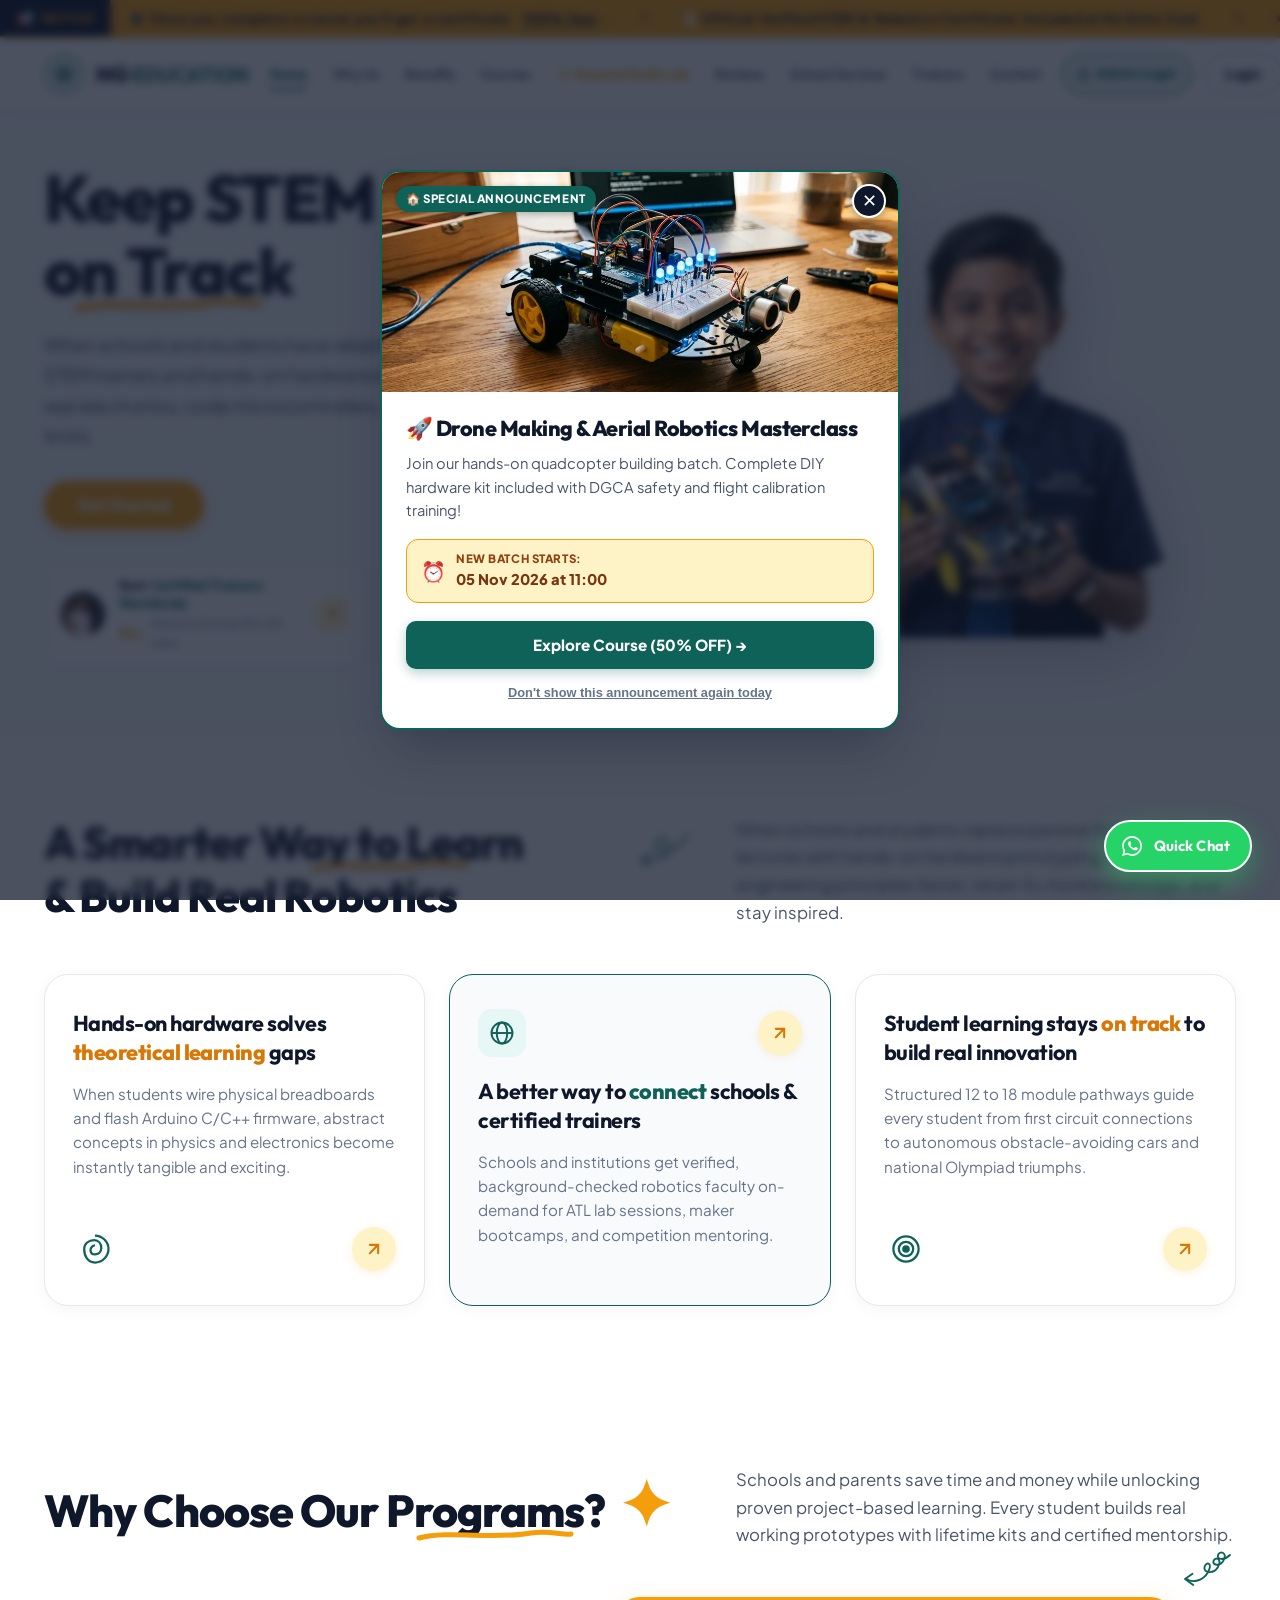
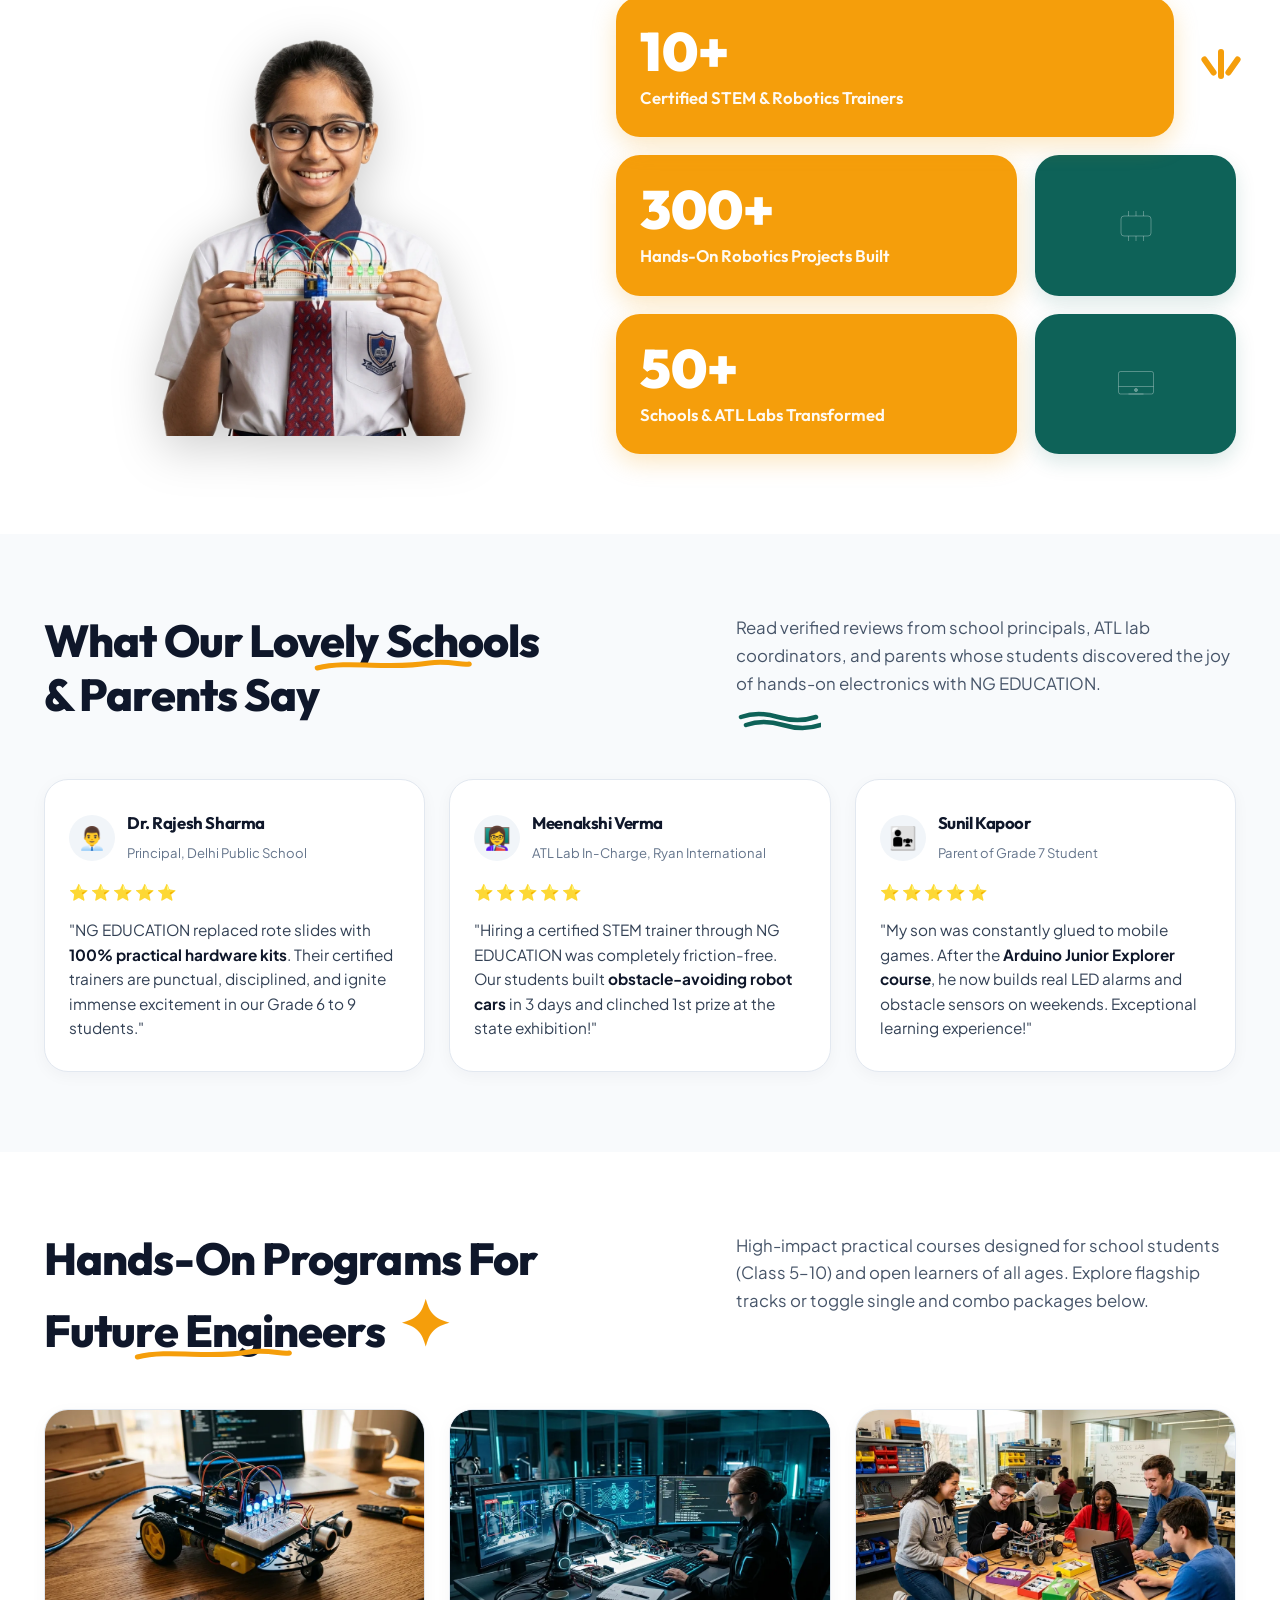
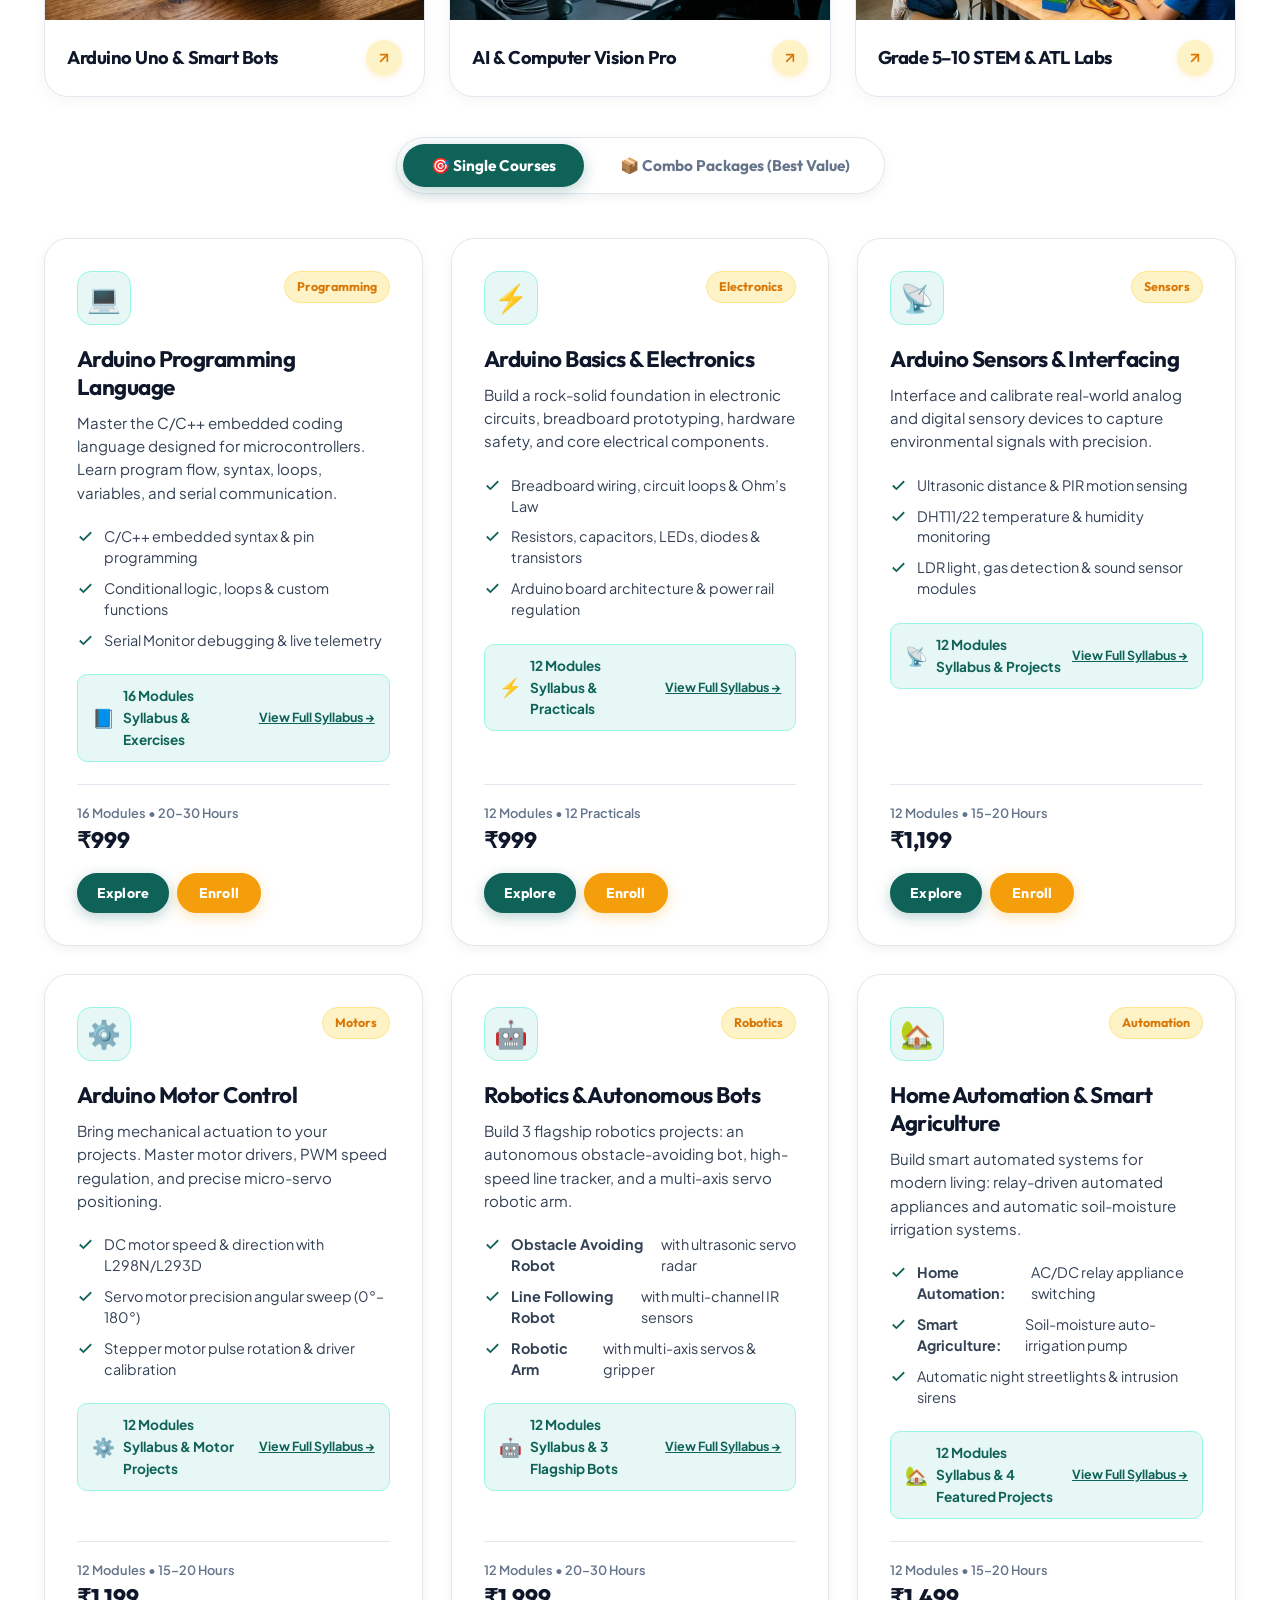
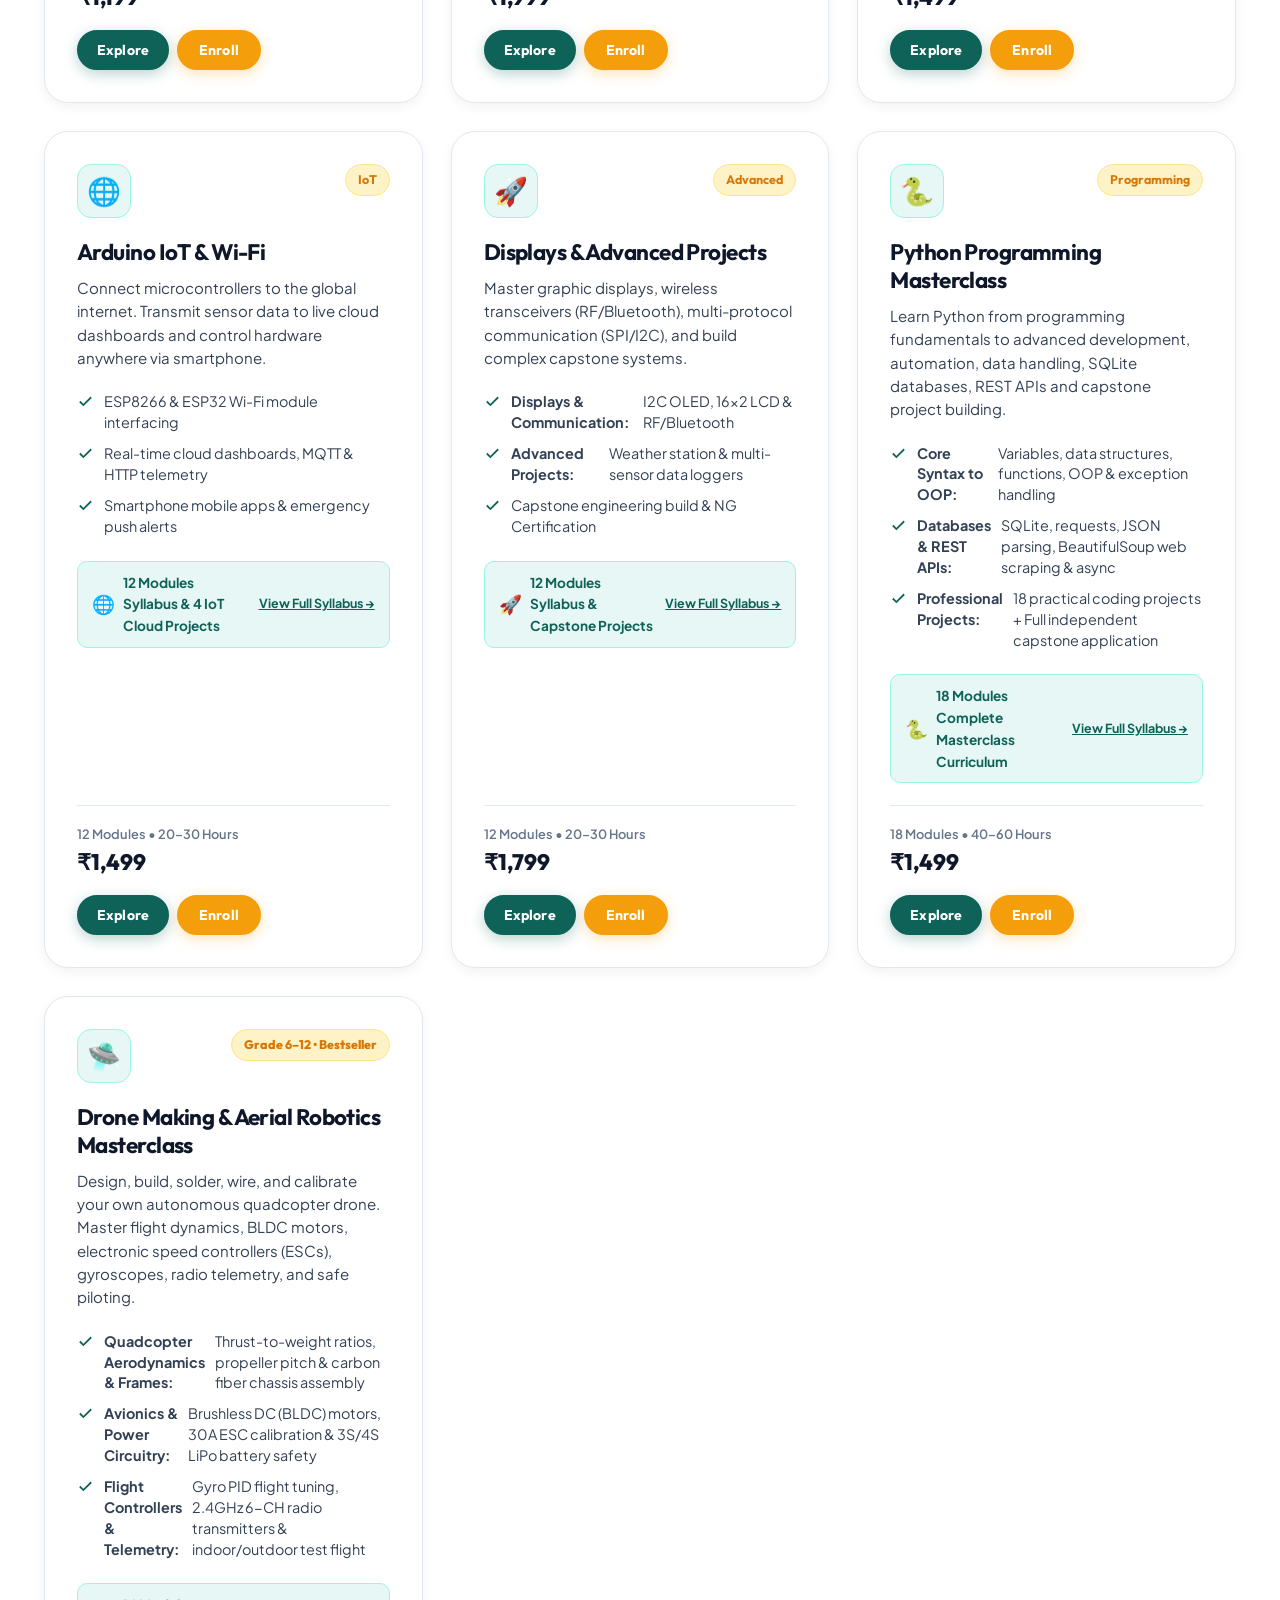
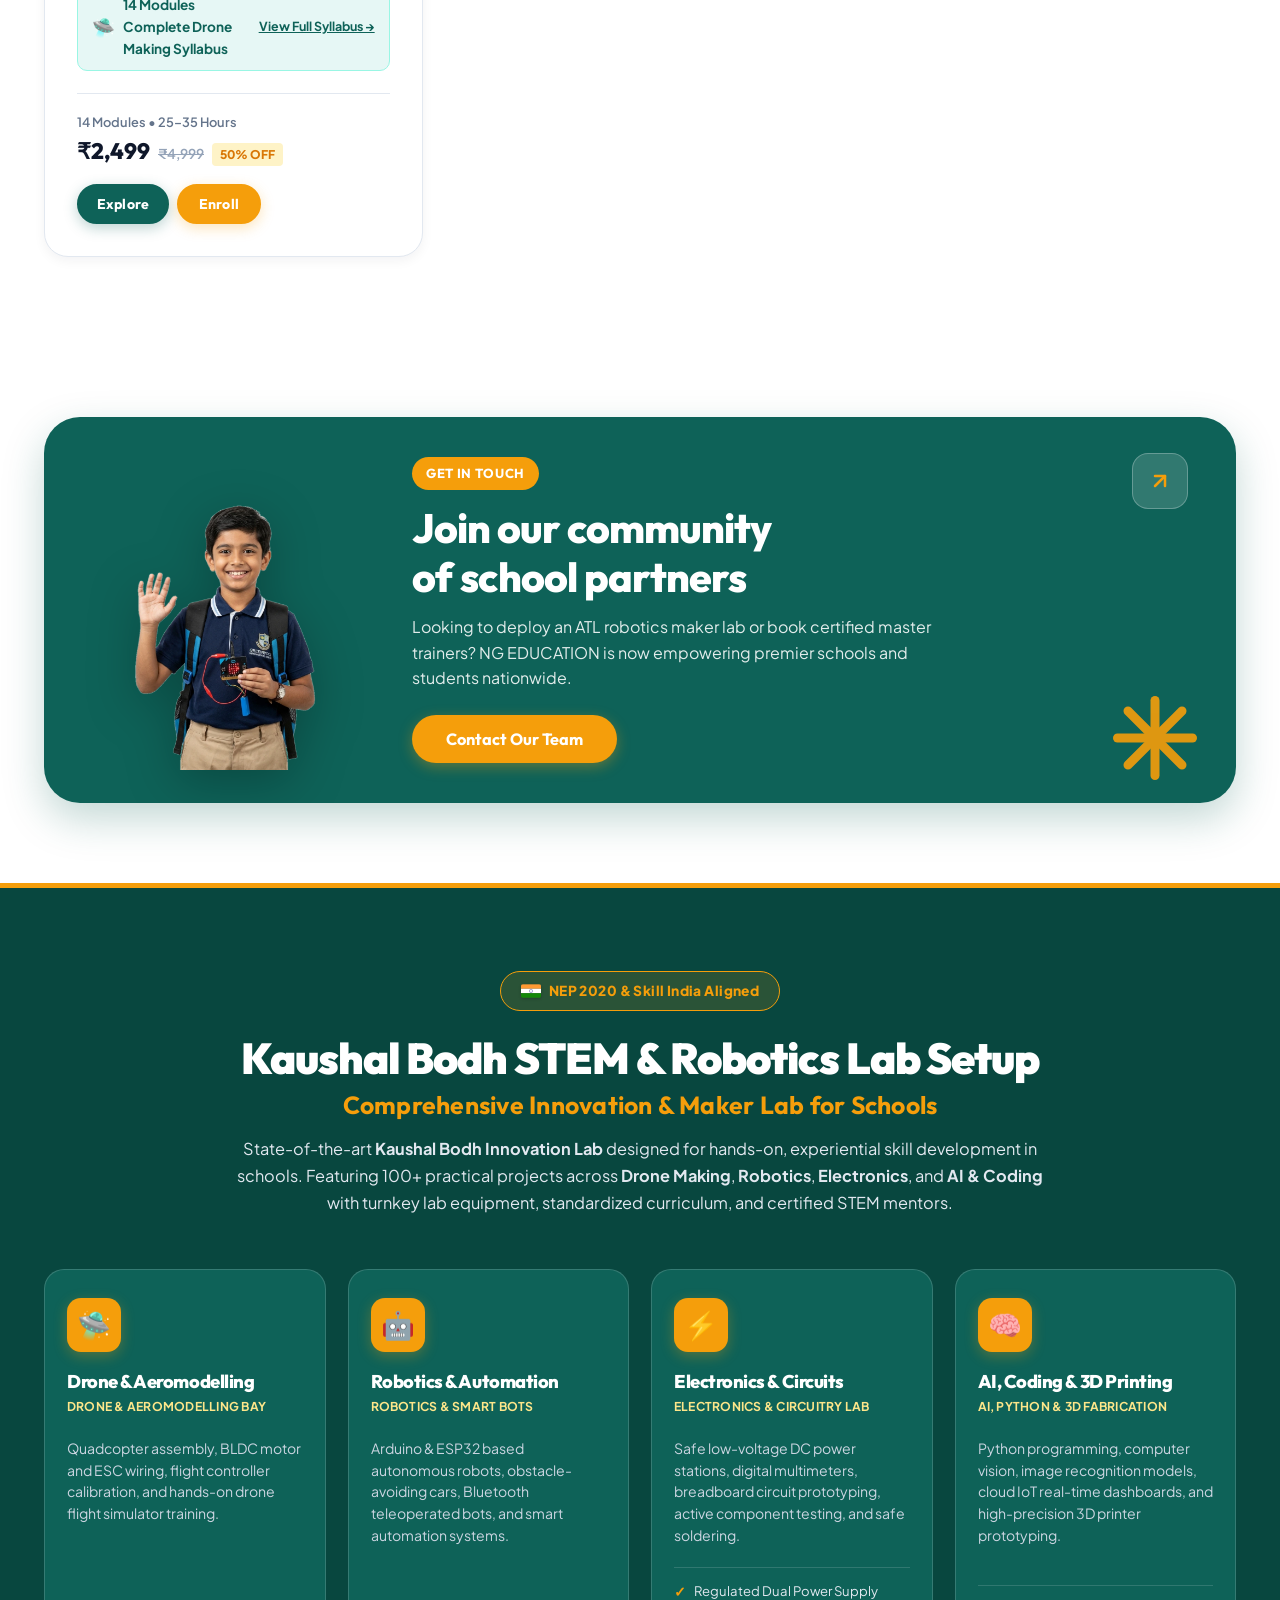
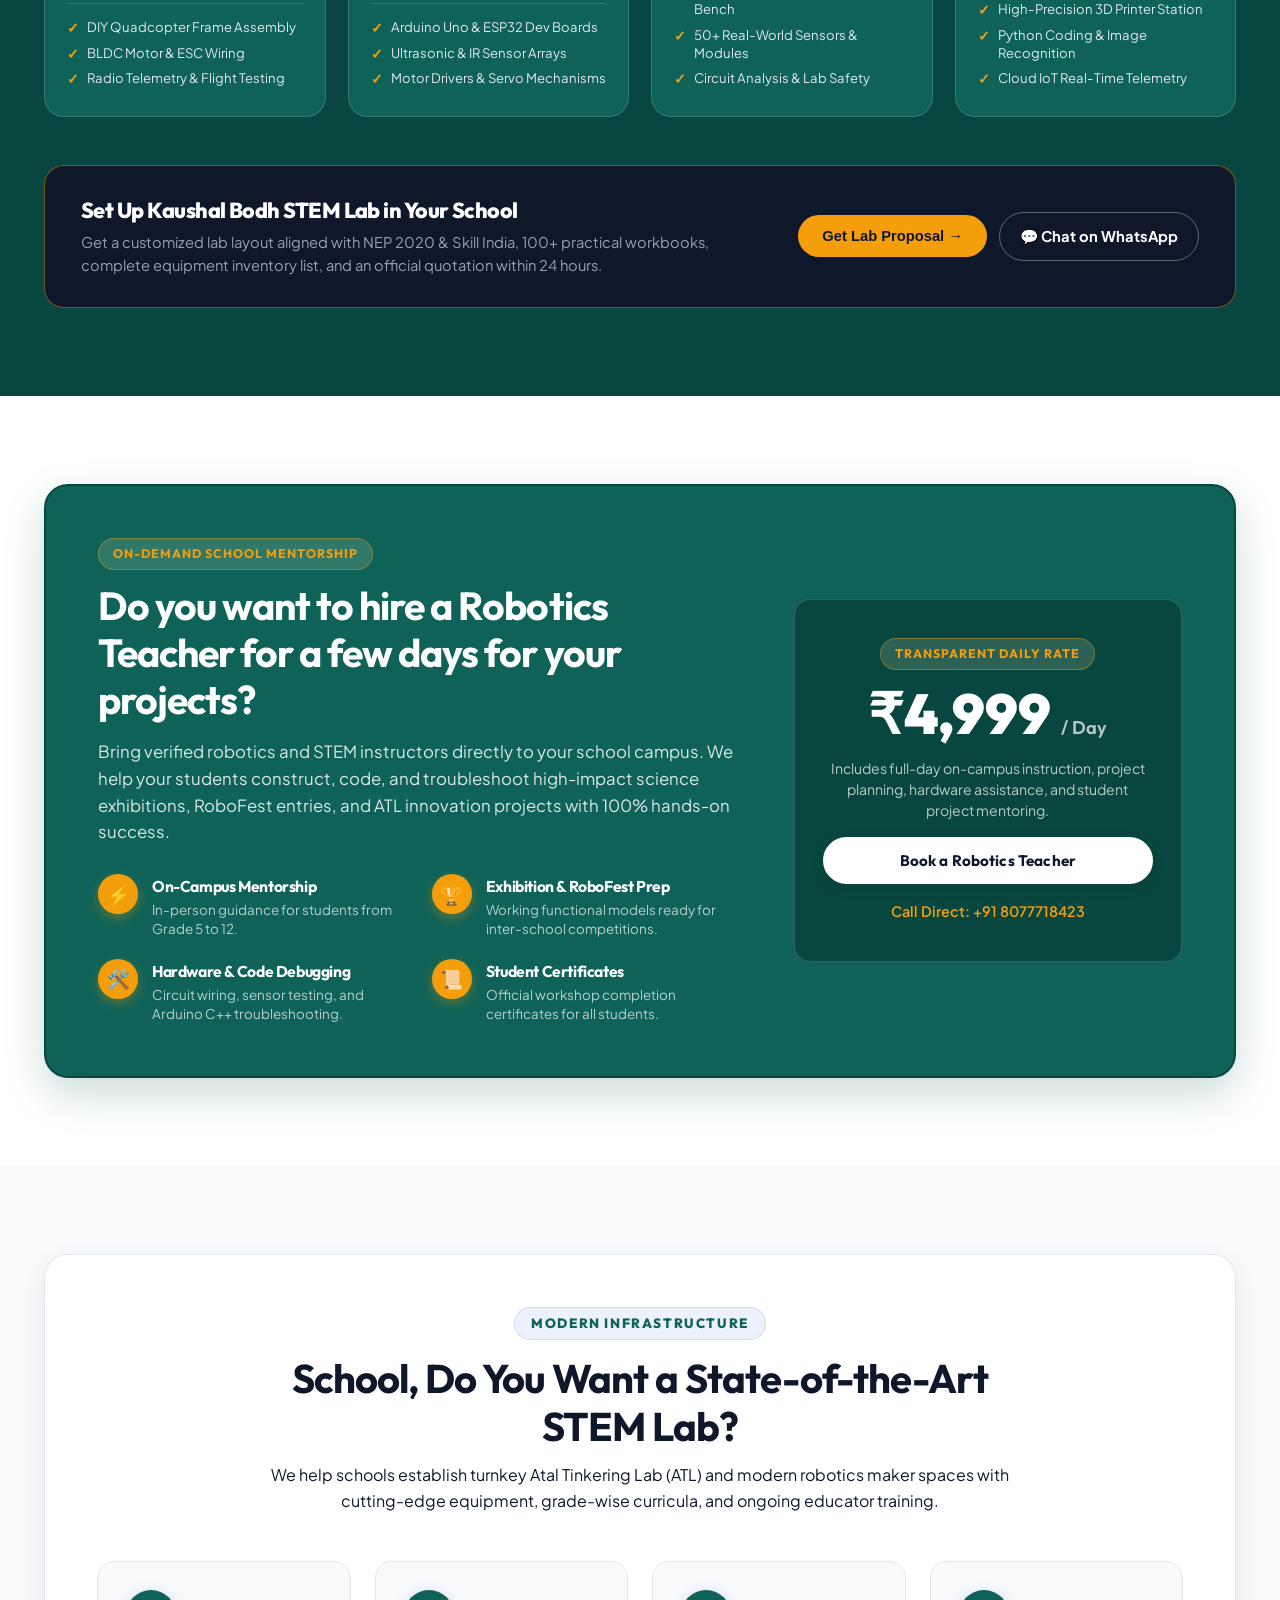
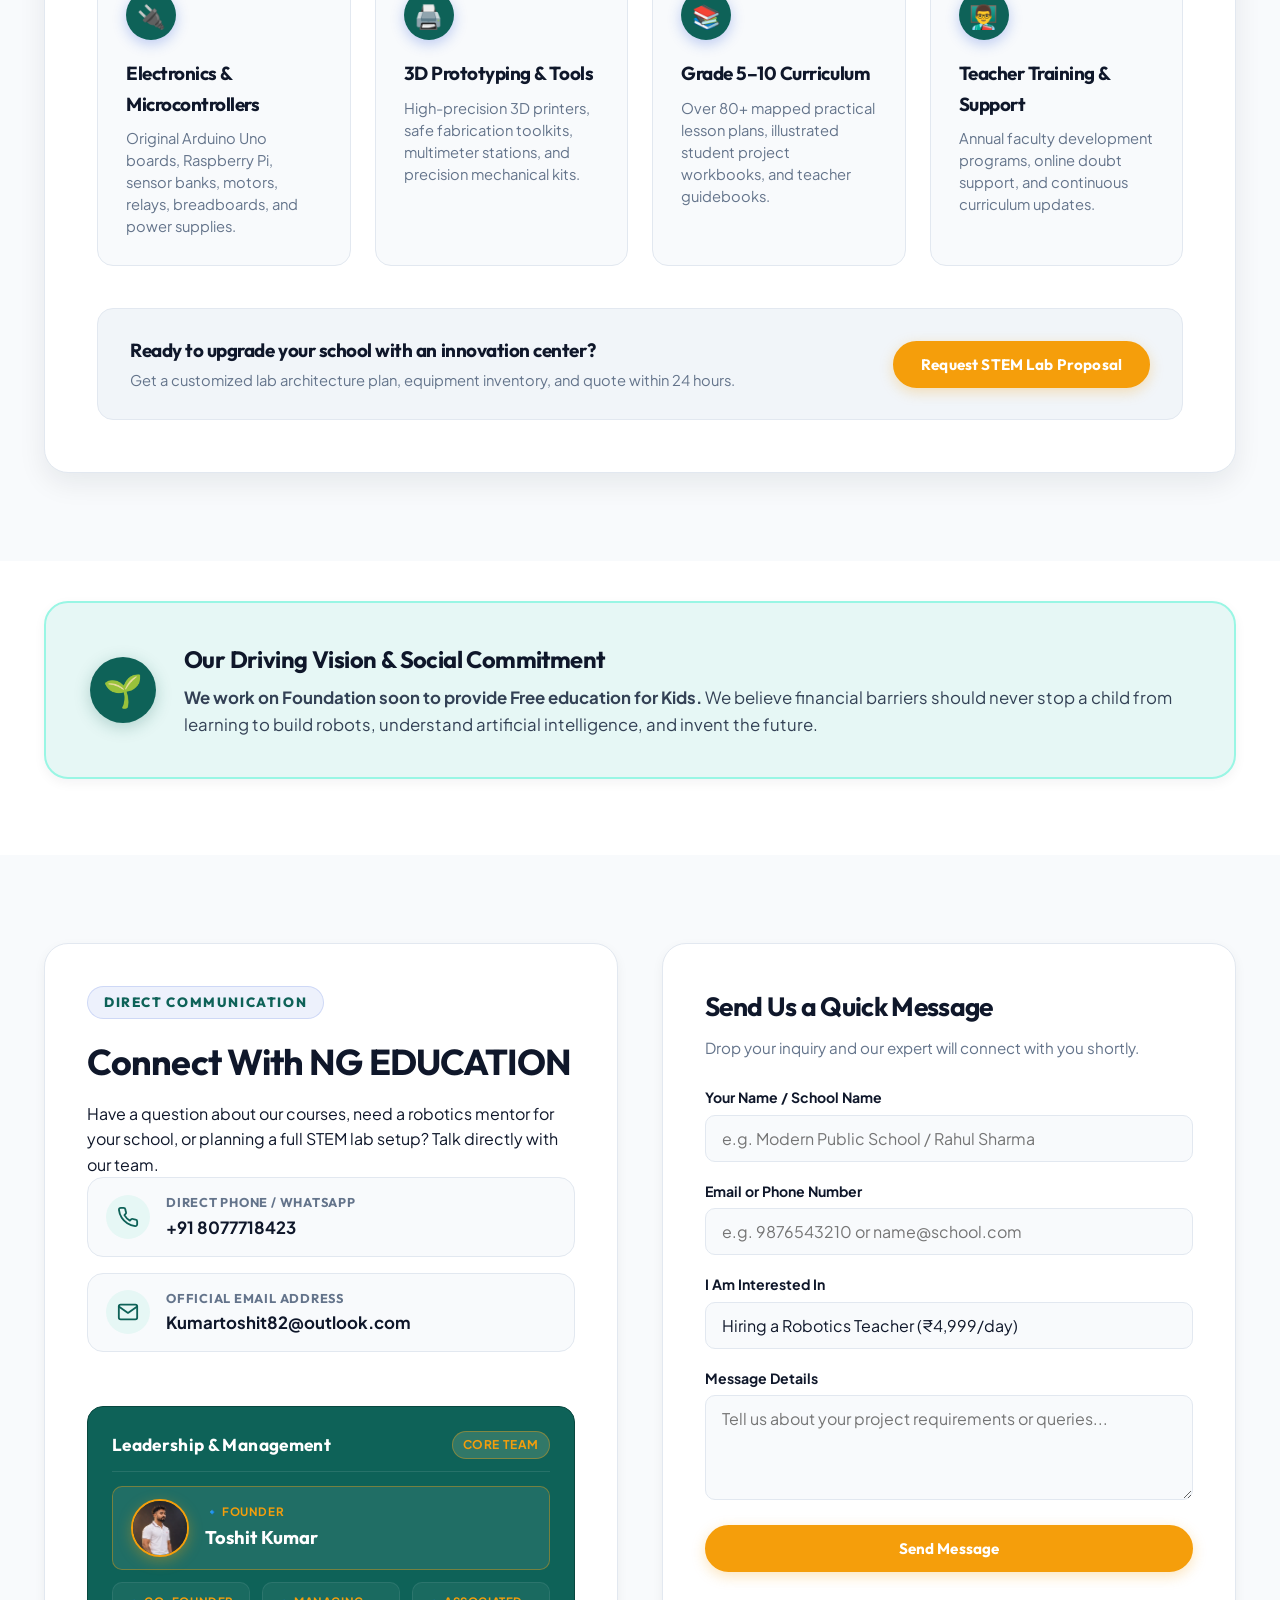
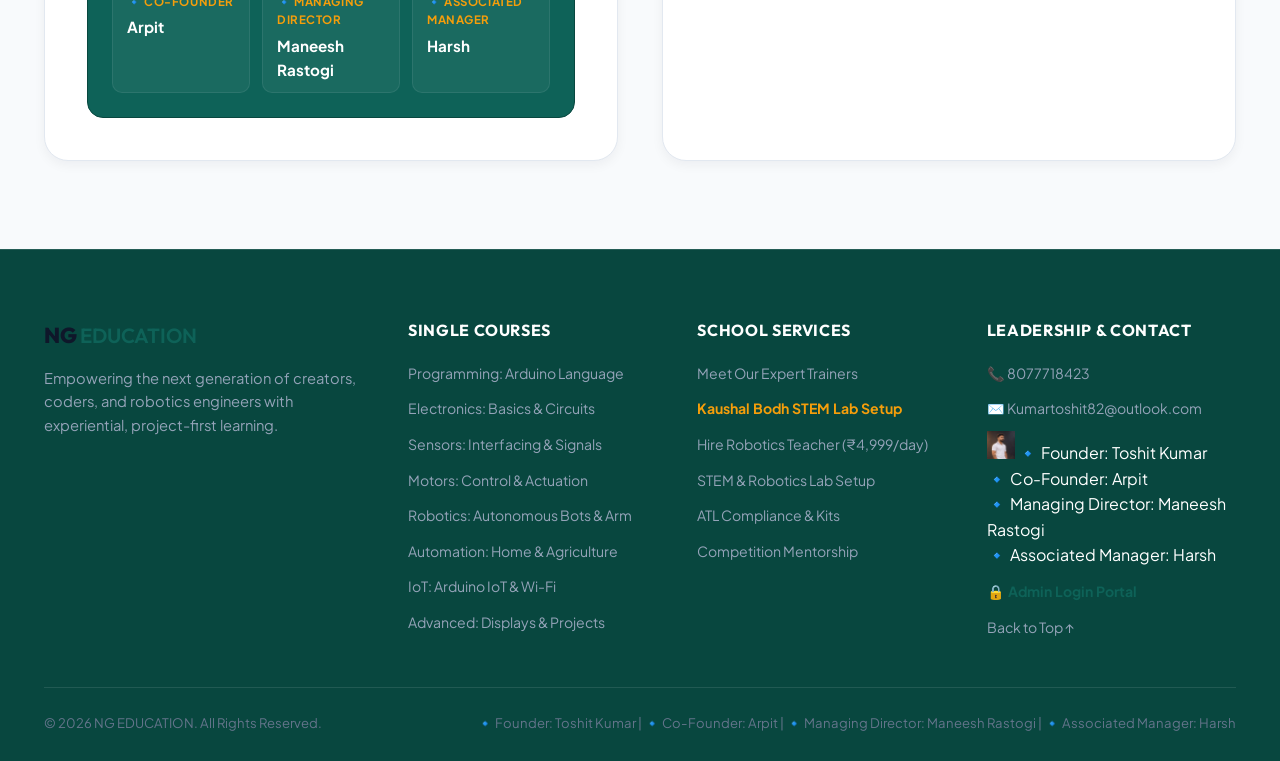
<file: index.html>
<!DOCTYPE html>
<html lang="en">
<head>
  <meta charset="UTF-8">
  <meta name="viewport" content="width=device-width, initial-scale=1.0">
  <title>NG EDUCATION | Next-Gen STEM, Robotics & AI Learning Platform</title>
  <meta name="description" content="Next-Gen STEM, Robotics, AI/ML, DBMS & Creative Tech education for Grade 5-10 school students and open learners of all ages.">
  <meta http-equiv="Cache-Control" content="no-cache, no-store, must-revalidate">
  <meta http-equiv="Pragma" content="no-cache">
  <meta http-equiv="Expires" content="0">
  
  <!-- Favicon -->
  <link rel="icon" type="image/svg+xml" href="data:image/svg+xml,%3Csvg xmlns='https://www.w3.org/2000/svg' viewBox='0 0 24 24' fill='%230E6258'%3E%3Ccircle cx='12' cy='12' r='10'%3E%3C/circle%3E%3C/svg%3E">
  
  <!-- Preload Critical Hero Cutout Asset for Instant 0ms Paint -->
  <link rel="preload" as="image" href="assets/images/hero_student_cutout.webp" type="image/webp" fetchpriority="high">

  <!-- Google Fonts Preconnect and High-Performance Load -->
  <link rel="preconnect" href="https://fonts.googleapis.com">
  <link rel="preconnect" href="https://fonts.gstatic.com" crossorigin>
  <link rel="stylesheet" href="https://fonts.googleapis.com/css2?family=Outfit:wght@400;500;600;700;800;900&family=Plus+Jakarta+Sans:wght@400;500;600;700&display=swap">
  
  <!-- Stylesheet -->
  <link rel="stylesheet" href="css/style.css?v=9.4">
  <!-- Inline Critical News Ticker Styles (Guarantees 1-Line News Scroll Across All Devices & Cache States) -->
  <style>
    :root {
      --ticker-bg: #F59E0B;
      --ticker-color: #0F172A;
      --ticker-badge-bg: #0F172A;
      --ticker-badge-color: #F59E0B;
      --ticker-speed: 28s;
    }
    .top-ticker-strip {
      background-color: var(--ticker-bg) !important;
      color: var(--ticker-color) !important;
      width: 100% !important;
      height: 38px !important;
      overflow: hidden !important;
      display: flex !important;
      align-items: center !important;
      border-bottom: 2px solid rgba(0,0,0,0.12) !important;
      position: relative !important;
      z-index: 1001 !important;
      user-select: none !important;
      font-family: 'Plus Jakarta Sans', system-ui, -apple-system, sans-serif;
    }
    .top-ticker-badge {
      background-color: var(--ticker-badge-bg) !important;
      color: var(--ticker-badge-color) !important;
      height: 100% !important;
      padding: 0 16px !important;
      display: inline-flex !important;
      align-items: center !important;
      gap: 6px !important;
      font-weight: 900 !important;
      font-size: 0.78rem !important;
      letter-spacing: 0.06em !important;
      text-transform: uppercase !important;
      flex-shrink: 0 !important;
      box-shadow: 3px 0 10px rgba(0,0,0,0.25) !important;
      z-index: 3 !important;
    }
    .top-ticker-track-wrap {
      flex: 1 !important;
      overflow: hidden !important;
      display: flex !important;
      align-items: center !important;
      position: relative !important;
      height: 100% !important;
    }
    .top-ticker-track {
      display: flex !important;
      align-items: center !important;
      white-space: nowrap !important;
      flex-shrink: 0 !important;
      animation: topTickerScroll var(--ticker-speed) linear infinite !important;
      will-change: transform !important;
    }
    .top-ticker-track-wrap,
    .top-ticker-track {
      pointer-events: none !important;
      user-select: none !important;
      -webkit-user-select: none !important;
      touch-action: pan-y !important;
    }
    .top-ticker-strip:hover .top-ticker-track,
    .top-ticker-strip:active .top-ticker-track,
    .top-ticker-strip:focus .top-ticker-track {
      animation-play-state: running !important;
    }
    .top-ticker-item {
      display: inline-flex !important;
      align-items: center !important;
      white-space: nowrap !important;
      font-size: 0.88rem !important;
      font-weight: 700 !important;
      color: var(--ticker-color) !important;
      padding: 0 18px !important;
      flex-shrink: 0 !important;
      line-height: 38px !important;
    }
    .top-ticker-separator {
      display: inline-block !important;
      color: var(--ticker-color) !important;
      font-size: 0.75rem !important;
      opacity: 0.65 !important;
      padding: 0 12px !important;
      flex-shrink: 0 !important;
    }
    @keyframes topTickerScroll {
      0% { transform: translate3d(0, 0, 0); }
      100% { transform: translate3d(-50%, 0, 0); }
    }
    @media (max-width: 600px) {
      .top-ticker-strip { height: 34px !important; }
      .top-ticker-badge { padding: 0 10px !important; font-size: 0.7rem !important; gap: 4px !important; }
      .top-ticker-item { font-size: 0.78rem !important; padding: 0 12px !important; line-height: 34px !important; }
      .top-ticker-separator { padding: 0 8px !important; }
    }
  </style>

</head>
<body>

  <!-- =====================================================================
       1. TOP HEADER (DEEP INDIGO MATCHING REFERENCE IMAGE)
       ===================================================================== -->
  <header class="site-header">
        <!-- Top Announcement Strip (Yellow Scrolling Bar - News Ticker Style) -->
    <div class="top-ticker-strip" role="region" aria-label="Course Certificate Announcement" style="background-color: #F59E0B; color: #0F172A; width: 100%; height: 38px; overflow: hidden; display: flex; align-items: center; border-bottom: 2px solid #D97706; position: relative; z-index: 1001; user-select: none; font-family: 'Plus Jakarta Sans', system-ui, -apple-system, sans-serif;">
      <!-- News Badge -->
      <div class="top-ticker-badge" style="background-color: #0F172A; color: #F59E0B; height: 100%; padding: 0 16px; display: inline-flex; align-items: center; gap: 6px; font-weight: 900; font-size: 0.78rem; letter-spacing: 0.06em; text-transform: uppercase; flex-shrink: 0; box-shadow: 3px 0 10px rgba(0,0,0,0.25); z-index: 3;">
        <span style="font-size: 0.95rem;">📢</span>
        <span>NOTICE</span>
      </div>
      <!-- Marquee Track Wrapper -->
      <div class="top-ticker-track-wrap" style="flex: 1; overflow: hidden; display: flex; align-items: center; position: relative; height: 100%;">
        <div class="top-ticker-track" style="display: flex; align-items: center; white-space: nowrap; flex-shrink: 0;">
          <!-- Set 1 -->
          <span class="top-ticker-item">🎓 Once you complete a course you'll get a certificate <strong style="font-weight: 900; text-decoration: underline; text-underline-offset: 3px; margin-left: 4px;">100% free</strong>.</span>
          <span class="top-ticker-separator">✦</span>
          <span class="top-ticker-item">📜 Official Verified STEM &amp; Robotics Certificate Included at No Extra Cost.</span>
          <span class="top-ticker-separator">✦</span>
          <span class="top-ticker-item">🎓 Once you complete a course you'll get a certificate <strong style="font-weight: 900; text-decoration: underline; text-underline-offset: 3px; margin-left: 4px;">100% free</strong>.</span>
          <span class="top-ticker-separator">✦</span>
          <span class="top-ticker-item">⚡ 100% Practical Training + Free Shareable Certificate upon Project Completion!</span>
          <span class="top-ticker-separator">✦</span>

          <!-- Set 2 (Identical duplicate for seamless continuous infinite loop) -->
          <span class="top-ticker-item">🎓 Once you complete a course you'll get a certificate <strong style="font-weight: 900; text-decoration: underline; text-underline-offset: 3px; margin-left: 4px;">100% free</strong>.</span>
          <span class="top-ticker-separator">✦</span>
          <span class="top-ticker-item">📜 Official Verified STEM &amp; Robotics Certificate Included at No Extra Cost.</span>
          <span class="top-ticker-separator">✦</span>
          <span class="top-ticker-item">🎓 Once you complete a course you'll get a certificate <strong style="font-weight: 900; text-decoration: underline; text-underline-offset: 3px; margin-left: 4px;">100% free</strong>.</span>
          <span class="top-ticker-separator">✦</span>
          <span class="top-ticker-item">⚡ 100% Practical Training + Free Shareable Certificate upon Project Completion!</span>
          <span class="top-ticker-separator">✦</span>
        </div>
      </div>
    </div>

    <div class="container navbar">
      <!-- Brand Logo -->
      <a href="#home" class="brand-logo">
        <div class="brand-icon-orb">
          <svg viewBox="0 0 24 24" fill="none" stroke="currentColor" stroke-width="2.5" stroke-linecap="round" stroke-linejoin="round">
            <polygon points="12 2 2 7 12 12 22 7 12 2"></polygon>
            <polyline points="2 17 12 22 22 17"></polyline>
            <polyline points="2 12 12 17 22 12"></polyline>
          </svg>
        </div>
        <span class="brand-text">NG <span>EDUCATION</span></span>
      </a>

      <!-- Center Navigation Links (Matching Reference) -->
      <nav>
        <ul class="nav-menu">
          <li><a href="#home" class="nav-link active">Home</a></li>
          <li><a href="#why-hands-on" class="nav-link">Why Us</a></li>
          <li><a href="#why-choose" class="nav-link">Benefits</a></li>
          <li><a href="#courses" class="nav-link">Courses</a></li>
          <li><a href="#kaushal-bodh" class="nav-link" style="color: #F59E0B; font-weight: 700;">✨ Kaushal Bodh Lab</a></li>
          <li><a href="#testimonials" class="nav-link">Reviews</a></li>
          <li><a href="#hire-teacher" class="nav-link">School Services</a></li>
          <li><a href="trainers.html" class="nav-link">Trainers</a></li>
          <li><a href="#contact" class="nav-link">Contact</a></li>
          <li class="mobile-nav-action-item">
            <a href="admin.html" class="btn-pill" style="width: 100%; justify-content: center; padding: 10px 16px; font-weight: 700; margin-bottom: 10px; background: #0E6258; color: #fff; text-decoration: none; display: flex; align-items: center; gap: 7px;">
              <svg width="14" height="14" viewBox="0 0 24 24" fill="none" stroke="currentColor" stroke-width="2.5"><rect x="3" y="11" width="18" height="11" rx="2" ry="2"></rect><path d="M7 11V7a5 5 0 0 1 10 0v4"></path></svg>
              <span>Admin Login Portal</span>
            </a>
            <button class="btn-pill btn-pill-outline-white" data-open-modal="modalLogin" style="width: 100%; justify-content: center; padding: 10px 16px; font-weight: 700; margin-bottom: 10px;">Login to Account</button>
            <button class="btn-pill btn-pill-primary" data-open-modal="modalSignup" style="width: 100%; justify-content: center; padding: 10px 16px; font-weight: 700;">Create Free Account</button>
          </li>
        </ul>
      </nav>

      <!-- Right Actions (Admin Login, User Login & Book Workshop) -->
      <div class="nav-actions">
        <a href="admin.html" class="btn-nav-admin" title="Master Admin Console">
          <svg width="13" height="13" viewBox="0 0 24 24" fill="none" stroke="currentColor" stroke-width="2.5"><rect x="3" y="11" width="18" height="11" rx="2" ry="2"></rect><path d="M7 11V7a5 5 0 0 1 10 0v4"></path></svg>
          <span>Admin Login</span>
        </a>
        <button class="btn-nav-login" data-open-modal="modalLogin">Login</button>
        <button class="btn-ref-amber btn-header-cta" onclick="openModal('modalEnroll')">Book Workshop</button>
        <button class="mobile-toggle" aria-label="Toggle Navigation">☰</button>
      </div>
    </div>
  </header>

  <!-- =====================================================================
       2. HERO SECTION (MATCHING REFERENCE DESIGN & STUDENT WITH ARDUINO ROBOT)
       ===================================================================== -->
  <section class="hero-ref-section" id="home">
    <div class="container hero-ref-container">
      
      <!-- Left Column: Title with brush underline, subtitle, amber button, loop doodle & 2 mini cards -->
      <div class="hero-ref-left">
        <h1 class="hero-ref-heading">
          Keep STEM Learning<br>
          <span class="hero-highlight-track">
            on Track
            <svg class="doodle-brush-underline" viewBox="0 0 210 20" fill="none" aria-hidden="true">
              <path d="M4 14 C45 4, 100 16, 155 7 C180 3, 198 10, 206 8" stroke="#F59E0B" stroke-width="7" stroke-linecap="round"/>
            </svg>
          </span>
        </h1>

        <p class="hero-ref-subtitle">
          When schools and students have reliable access to certified STEM trainers and hands-on hardware kits, young minds build real electronics, code microcontrollers, and innovate without limits.
        </p>

        <div class="hero-ref-cta-group">
          <button class="btn-ref-amber" onclick="openModal('modalEnroll')">Get Started</button>
          
        </div>

        <!-- Two Mini Cards Side-by-Side (Matching Reference Layout) -->
        <div class="hero-ref-mini-cards">
          
          <!-- Mini Card 1: Certified Trainers Worldwide (Toshit Kumar) -->
          <a href="trainers.html" class="ref-mini-card">
            <div class="ref-mini-avatar">
              <img src="assets/images/founder_toshit_avatar.webp" alt="Toshit Kumar - Master Trainer" width="50" height="50" loading="eager">
            </div>
            <div class="ref-mini-info">
              <span class="ref-mini-tag">Best: <strong>Certified Trainers Worldwide</strong></span>
              <div class="ref-mini-stat">
                <span class="stat-number">10+</span>
                <span class="stat-label">Mentors Across 50+ ATL Labs</span>
              </div>
            </div>
            <div class="ref-mini-arrow" aria-hidden="true">
              <svg viewBox="0 0 24 24" fill="none" stroke="currentColor" stroke-width="2.5" stroke-linecap="round" stroke-linejoin="round"><line x1="7" y1="17" x2="17" y2="7"></line><polyline points="7 7 17 7 17 17"></polyline></svg>
            </div>
          </a>

          <!-- Mini Card 2: Transforming Schools & Maker Labs -->
          <div class="ref-mini-card" onclick="openModal('modalStemLab')">
            <div class="ref-mini-thumb">
              <img src="assets/images/slide3_stem_lab.webp" alt="School STEM Lab" width="54" height="48" loading="eager">
            </div>
            <div class="ref-mini-info">
              <span class="ref-mini-tag">Transforming schools &amp; ATL maker labs</span>
            </div>
            <div class="ref-mini-arrow" aria-hidden="true">
              <svg viewBox="0 0 24 24" fill="none" stroke="currentColor" stroke-width="2.5" stroke-linecap="round" stroke-linejoin="round"><line x1="7" y1="17" x2="17" y2="7"></line><polyline points="7 7 17 7 17 17"></polyline></svg>
            </div>
            <!-- Star sparkle on bottom-right of mini card 2 -->
            <div class="ref-mini-sparkle" aria-hidden="true">
              <svg viewBox="0 0 24 24" fill="#0E6258"><path d="M12 2L14.5 9.5L22 12L14.5 14.5L12 22L9.5 14.5L2 12L9.5 9.5L12 2Z"/></svg>
            </div>
          </div>

        </div>
      </div>

      <!-- Right Hero Column: Dark Teal Chalkboard Card + Student Cutout holding Arduino Robot -->
      <div class="hero-ref-right">
        <div class="hero-chalkboard-card">
          
          <!-- Subtle Chalk Circuit & Robotics Vector Doodles in Background -->
          <svg class="chalkboard-bg-doodles" viewBox="0 0 500 600" fill="none" aria-hidden="true">
            <path d="M40 80 H120 V140 H80 V200 H160" stroke="rgba(255,255,255,0.18)" stroke-width="2" stroke-dasharray="4 4"/>
            <circle cx="40" cy="80" r="4" fill="rgba(255,255,255,0.3)"/>
            <circle cx="160" cy="200" r="4" fill="rgba(255,255,255,0.3)"/>
            <path d="M60 260 H90 L100 245 L110 275 L120 245 L130 275 L140 260 H170" stroke="rgba(255,255,255,0.2)" stroke-width="2"/>
            <rect x="340" y="70" width="80" height="90" rx="8" stroke="rgba(255,255,255,0.2)" stroke-width="2"/>
            <line x1="330" y1="90" x2="340" y2="90" stroke="rgba(255,255,255,0.2)" stroke-width="2"/>
            <line x1="330" y1="110" x2="340" y2="110" stroke="rgba(255,255,255,0.2)" stroke-width="2"/>
            <line x1="330" y1="130" x2="340" y2="130" stroke="rgba(255,255,255,0.2)" stroke-width="2"/>
            <line x1="420" y1="90" x2="430" y2="90" stroke="rgba(255,255,255,0.2)" stroke-width="2"/>
            <line x1="420" y1="110" x2="430" y2="110" stroke="rgba(255,255,255,0.2)" stroke-width="2"/>
            <line x1="420" y1="130" x2="430" y2="130" stroke="rgba(255,255,255,0.2)" stroke-width="2"/>
            <text x="352" y="120" fill="rgba(255,255,255,0.25)" font-family="monospace" font-size="12" font-weight="bold">ATmega</text>
            <circle cx="390" cy="480" r="30" stroke="rgba(255,255,255,0.18)" stroke-width="2" stroke-dasharray="6 6"/>
            <text x="50" y="520" fill="rgba(255,255,255,0.2)" font-family="monospace" font-size="14">V = I × R</text>
          </svg>

          <!-- Golden Radiating Burst Rays (\ | /) on top-left of student -->
          <div class="doodle-burst-rays hero-rays" aria-hidden="true">
            <span class="ray ray-1"></span>
            <span class="ray ray-2"></span>
            <span class="ray ray-3"></span>
          </div>

          <!-- Student Cutout Holding Arduino Smart Robotics Car (Explicit User Request) -->
          <picture class="hero-student-picture">
            <source srcset="assets/images/hero_student_cutout.webp" type="image/webp">
            <img src="assets/images/hero_student_cutout.png" 
                 alt="Smiling Indian school student holding Arduino smart robotics car and electronics" 
                 class="hero-student-cutout-img" 
                 width="480" height="520" fetchpriority="high" loading="eager">
          </picture>

        </div>
      </div>

    </div>
  </section>

  <!-- =====================================================================
       3. SECTION 2: A SMARTER WAY TO LEARN & BUILD ROBOTICS (3-CARD GRID)
       ===================================================================== -->
  <section class="section-ref-padding" id="why-hands-on">
    <div class="container">
      
      <!-- Split Header Matching Reference Image -->
      <div class="section-split-header">
        <div class="split-header-left">
          <h2 class="ref-heading-md">
            A Smarter <span class="highlight-underline">Way to Learn<svg class="doodle-brush-underline-sm" viewBox="0 0 160 14" fill="none"><path d="M3 10 C35 2, 75 12, 115 5 C135 2, 148 8, 155 6" stroke="#F59E0B" stroke-width="5" stroke-linecap="round"/></svg></span><br>
            &amp; Build Real Robotics
          </h2>
        </div>

        <div class="split-header-center" aria-hidden="true">
          <svg class="doodle-loop-arrow-lg" viewBox="0 0 100 75" fill="none">
            <path d="M 84 12 C 76 23, 64 33, 54 37 C 44 41, 36 36, 37 26 C 38 16, 50 15, 55 26 C 59 36, 48 51, 18 49" stroke="#0E6258" stroke-width="2.6" stroke-linecap="round" stroke-linejoin="round"/>
            <path d="M 28 42 L 16 49 L 26 57" stroke="#0E6258" stroke-width="2.6" stroke-linecap="round" stroke-linejoin="round"/>
          </svg>
        </div>

        <div class="split-header-right">
          <p class="ref-sub-text">
            When schools and students replace passive theoretical lectures with hands-on hardware prototyping, learners grasp engineering principles faster, retain 4× more knowledge, and stay inspired.
          </p>
        </div>
      </div>

      <!-- 3-Card Grid Matching Reference Image -->
      <div class="ref-three-cards-grid">
        
        <!-- Card 1: Hands-on Hardware vs Theory -->
        <div class="ref-pillar-card">
          <h3 class="ref-card-title">
            Hands-on hardware solves <span class="text-amber">theoretical learning</span> gaps
          </h3>
          <p class="ref-card-body">
            When students wire physical breadboards and flash Arduino C/C++ firmware, abstract concepts in physics and electronics become instantly tangible and exciting.
          </p>
          <div class="ref-card-bottom-row">
            <div class="ref-card-icon-art" aria-hidden="true">
              <svg viewBox="0 0 40 40" fill="none" stroke="#0E6258" stroke-width="2.5">
                <path d="M20 5 C28 5, 35 12, 35 20 C35 28, 28 35, 20 35 C12 35, 8 28, 8 20 C8 14, 13 10, 19 10 C24 10, 27 14, 27 19 C27 23, 24 26, 20 26 C17 26, 15 24, 15 21 C15 18, 18 16, 20 16"/>
              </svg>
            </div>
            <a href="#courses" class="ref-arrow-button" aria-label="Explore Hands-on Courses">
              <svg viewBox="0 0 24 24" fill="none" stroke="currentColor" stroke-width="2.5" stroke-linecap="round" stroke-linejoin="round"><line x1="7" y1="17" x2="17" y2="7"></line><polyline points="7 7 17 7 17 17"></polyline></svg>
            </a>
          </div>
        </div>

        <!-- Card 2: A Better Way to Connect Schools & Trainers -->
        <div class="ref-pillar-card ref-pillar-featured">
          <div class="ref-card-top-row">
            <div class="ref-chip-icon" aria-hidden="true">
              <svg viewBox="0 0 32 32" fill="none" stroke="#0E6258" stroke-width="2.2">
                <circle cx="16" cy="16" r="12"/>
                <ellipse cx="16" cy="16" rx="6" ry="12"/>
                <line x1="4" y1="16" x2="28" y2="16"/>
              </svg>
            </div>
            <a href="trainers.html" class="ref-arrow-button" aria-label="Find Certified Trainers">
              <svg viewBox="0 0 24 24" fill="none" stroke="currentColor" stroke-width="2.5" stroke-linecap="round" stroke-linejoin="round"><line x1="7" y1="17" x2="17" y2="7"></line><polyline points="7 7 17 7 17 17"></polyline></svg>
            </a>
          </div>
          <h3 class="ref-card-title">
            A better way to <span class="text-teal">connect</span> schools &amp; certified trainers
          </h3>
          <p class="ref-card-body">
            Schools and institutions get verified, background-checked robotics faculty on-demand for ATL lab sessions, maker bootcamps, and competition mentoring.
          </p>
        </div>

        <!-- Card 3: Student Learning Stays On Track -->
        <div class="ref-pillar-card">
          <h3 class="ref-card-title">
            Student learning stays <span class="text-amber">on track</span> to build real innovation
          </h3>
          <p class="ref-card-body">
            Structured 12 to 18 module pathways guide every student from first circuit connections to autonomous obstacle-avoiding cars and national Olympiad triumphs.
          </p>
          <div class="ref-card-bottom-row">
            <div class="ref-card-icon-art" aria-hidden="true">
              <svg viewBox="0 0 40 40" fill="none" stroke="#0E6258" stroke-width="2.5">
                <circle cx="20" cy="20" r="14"/>
                <circle cx="20" cy="20" r="8"/>
                <circle cx="20" cy="20" r="3" fill="#0E6258"/>
              </svg>
            </div>
            <a href="#courses" class="ref-arrow-button" aria-label="View Milestones">
              <svg viewBox="0 0 24 24" fill="none" stroke="currentColor" stroke-width="2.5" stroke-linecap="round" stroke-linejoin="round"><line x1="7" y1="17" x2="17" y2="7"></line><polyline points="7 7 17 7 17 17"></polyline></svg>
            </a>
          </div>
        </div>

      </div>

    </div>
  </section>

  <!-- =====================================================================
       4. SECTION 3: WHY CHOOSE OUR STEM PROGRAMS? (BENTO GRID WITH STUDENT)
       ===================================================================== -->
  <section class="section-ref-padding" id="why-choose">
    <div class="container">
      
      <!-- Header with Sparkle and Doodles -->
      <div class="section-split-header">
        <div class="split-header-left">
          <h2 class="ref-heading-md">
            Why Choose Our <span class="highlight-underline">Programs?<svg class="doodle-brush-underline-sm" viewBox="0 0 160 14" fill="none"><path d="M3 10 C35 2, 75 12, 115 5 C135 2, 148 8, 155 6" stroke="#F59E0B" stroke-width="5" stroke-linecap="round"/></svg></span>
            <span class="ref-gold-star">✦</span>
          </h2>
        </div>

        <div class="split-header-right">
          <p class="ref-sub-text">
            Schools and parents save time and money while unlocking proven project-based learning. Every student builds real working prototypes with lifetime kits and certified mentorship.
          </p>
          <!-- Loop doodle swooping down to bento -->
          <div class="ref-side-loop-doodle" aria-hidden="true">
            <svg viewBox="0 0 80 65" fill="none">
              <path d="M 72 8 C 64 16, 54 14, 56 8 C 58 2, 68 4, 64 14 C 60 24, 48 22, 50 16 C 52 10, 62 12, 56 24 C 50 34, 36 32, 38 24 C 40 16, 50 18, 42 32 C 36 42, 22 46, 14 40" stroke="#0E6258" stroke-width="2.5" stroke-linecap="round" stroke-linejoin="round"/>
              <path d="M 22 33 L 12 40 L 23 48" stroke="#0E6258" stroke-width="2.5" stroke-linecap="round" stroke-linejoin="round"/>
            </svg>
          </div>
        </div>
      </div>

      <!-- Bento Grid Matching Reference Image Section 3 -->
      <div class="ref-bento-layout">
        
        <!-- Left Column: Student with Glasses holding Breadboard Circuit & Servo -->
        <div class="ref-bento-student-col">
          <div class="ref-bento-teal-card">
            <!-- Chalk Circuit Vector Doodles -->
            <svg class="chalkboard-bg-doodles" viewBox="0 0 450 550" fill="none" aria-hidden="true">
              <path d="M30 60 H100 V120 H180" stroke="rgba(255,255,255,0.18)" stroke-width="2" stroke-dasharray="4 4"/>
              <rect x="280" y="50" width="70" height="70" rx="8" stroke="rgba(255,255,255,0.2)" stroke-width="2"/>
              <text x="290" y="90" fill="rgba(255,255,255,0.25)" font-family="monospace" font-size="11">PWM</text>
              <circle cx="100" cy="400" r="35" stroke="rgba(255,255,255,0.16)" stroke-width="2" stroke-dasharray="5 5"/>
              <path d="M50 480 H120 L130 465 L140 495 L150 480 H200" stroke="rgba(255,255,255,0.18)" stroke-width="2"/>
            </svg>

            <!-- Schoolgirl Cutout Holding Breadboard with LEDs & Servo Actuator -->
            <picture class="ref-bento-student-picture">
              <source srcset="assets/images/feature_student_cutout.webp" type="image/webp">
              <img src="assets/images/feature_student_cutout.png" 
                   alt="Inspiring Indian schoolgirl with glasses proudly holding electronics prototyping breadboard and servo" 
                   class="ref-bento-student-img" 
                   width="420" height="460" loading="lazy">
            </picture>
          </div>
        </div>

        <!-- Right Column: Bento Stat Cards (Amber) + Dark Teal Accent Cards -->
        <div class="ref-bento-stats-col">
          
          <!-- Row 1: Amber Stat Card 1 + Radiating Rays -->
          <div class="ref-bento-row-top">
            <div class="ref-bento-amber-card">
              <div class="ref-stat-number">10+</div>
              <div class="ref-stat-label">Certified STEM &amp; Robotics Trainers</div>
            </div>
            <!-- Radiating burst rays -->
            <div class="doodle-burst-rays ref-bento-rays" aria-hidden="true">
              <span class="ray ray-1"></span>
              <span class="ray ray-2"></span>
              <span class="ray ray-3"></span>
            </div>
          </div>

          <!-- Row 2: Amber Stat Card 2 + Dark Teal Accent Card 1 -->
          <div class="ref-bento-row-mid">
            <div class="ref-bento-amber-card">
              <div class="ref-stat-number">300+</div>
              <div class="ref-stat-label">Hands-On Robotics Projects Built</div>
            </div>
            <div class="ref-bento-teal-accent-card" aria-hidden="true">
              <svg viewBox="0 0 100 80" fill="none" stroke="rgba(255,255,255,0.3)" stroke-width="2">
                <rect x="20" y="20" width="60" height="40" rx="6"/>
                <line x1="35" y1="20" x2="35" y2="10"/>
                <line x1="50" y1="20" x2="50" y2="10"/>
                <line x1="65" y1="20" x2="65" y2="10"/>
                <line x1="35" y1="60" x2="35" y2="70"/>
                <line x1="50" y1="60" x2="50" y2="70"/>
                <line x1="65" y1="60" x2="65" y2="70"/>
              </svg>
            </div>
          </div>

          <!-- Row 3: Amber Stat Card 3 + Dark Teal Accent Card 2 -->
          <div class="ref-bento-row-bot">
            <div class="ref-bento-amber-card">
              <div class="ref-stat-number">50+</div>
              <div class="ref-stat-label">Schools &amp; ATL Labs Transformed</div>
            </div>
            <div class="ref-bento-teal-accent-card" aria-hidden="true">
              <svg viewBox="0 0 100 80" fill="none" stroke="rgba(255,255,255,0.3)" stroke-width="2">
                <rect x="15" y="15" width="70" height="45" rx="4"/>
                <line x1="15" y1="45" x2="85" y2="45"/>
                <circle cx="50" cy="52" r="3" fill="rgba(255,255,255,0.3)"/>
                <line x1="35" y1="60" x2="65" y2="60"/>
              </svg>
            </div>
          </div>

        </div>

      </div>

    </div>
  </section>

  <!-- =====================================================================
       5. SECTION 4: WHAT OUR LOVELY SCHOOLS & PARENTS SAY (TESTIMONIALS)
       ===================================================================== -->
  <section class="section-ref-padding ref-bg-light" id="testimonials">
    <div class="container">
      
      <!-- Testimonial Header with Green Wavy Brush -->
      <div class="section-split-header">
        <div class="split-header-left">
          <h2 class="ref-heading-md">
            What Our <span class="highlight-underline">Lovely Schools<svg class="doodle-brush-underline-sm" viewBox="0 0 160 14" fill="none"><path d="M3 10 C35 2, 75 12, 115 5 C135 2, 148 8, 155 6" stroke="#F59E0B" stroke-width="5" stroke-linecap="round"/></svg></span><br>
            &amp; Parents Say
          </h2>
        </div>

        <div class="split-header-right">
          <p class="ref-sub-text">
            Read verified reviews from school principals, ATL lab coordinators, and parents whose students discovered the joy of hands-on electronics with NG EDUCATION.
          </p>
          <!-- Green wavy brush flourish -->
          <div class="ref-wavy-brush" aria-hidden="true">
            <svg viewBox="0 0 85 22" fill="none">
              <path d="M5 8 Q 22 2, 42 8 T 80 8" stroke="#0E6258" stroke-width="4.5" stroke-linecap="round"/>
              <path d="M10 16 Q 27 10, 47 16 T 85 16" stroke="#0E6258" stroke-width="4.5" stroke-linecap="round"/>
            </svg>
          </div>
        </div>
      </div>

      <!-- 3 Testimonial Cards -->
      <div class="ref-testimonials-grid">
        
        <!-- Card 1: Principal DPS -->
        <div class="ref-testimonial-card">
          <div class="ref-testi-author">
            <div class="ref-testi-avatar-orb">👨‍💼</div>
            <div class="ref-testi-info">
              <h4 class="ref-author-name">Dr. Rajesh Sharma</h4>
              <span class="ref-author-role">Principal, Delhi Public School</span>
            </div>
          </div>
          <div class="ref-testi-stars">⭐⭐⭐⭐⭐</div>
          <p class="ref-testi-quote">
            "NG EDUCATION replaced rote slides with <strong>100% practical hardware kits</strong>. Their certified trainers are punctual, disciplined, and ignite immense excitement in our Grade 6 to 9 students."
          </p>
        </div>

        <!-- Card 2: ATL Lab In-Charge -->
        <div class="ref-testimonial-card">
          <div class="ref-testi-author">
            <div class="ref-testi-avatar-orb">👩‍🏫</div>
            <div class="ref-testi-info">
              <h4 class="ref-author-name">Meenakshi Verma</h4>
              <span class="ref-author-role">ATL Lab In-Charge, Ryan International</span>
            </div>
          </div>
          <div class="ref-testi-stars">⭐⭐⭐⭐⭐</div>
          <p class="ref-testi-quote">
            "Hiring a certified STEM trainer through NG EDUCATION was completely friction-free. Our students built <strong>obstacle-avoiding robot cars</strong> in 3 days and clinched 1st prize at the state exhibition!"
          </p>
        </div>

        <!-- Card 3: Parent -->
        <div class="ref-testimonial-card">
          <div class="ref-testi-author">
            <div class="ref-testi-avatar-orb">👨‍👧</div>
            <div class="ref-testi-info">
              <h4 class="ref-author-name">Sunil Kapoor</h4>
              <span class="ref-author-role">Parent of Grade 7 Student</span>
            </div>
          </div>
          <div class="ref-testi-stars">⭐⭐⭐⭐⭐</div>
          <p class="ref-testi-quote">
            "My son was constantly glued to mobile games. After the <strong>Arduino Junior Explorer course</strong>, he now builds real LED alarms and obstacle sensors on weekends. Exceptional learning experience!"
          </p>
        </div>

      </div>

    </div>
  </section>

  <!-- =====================================================================
       6. SECTION 5: HANDS-ON PROGRAMS FOR FUTURE ENGINEERS (SPOTLIGHTS + TABS)
       ===================================================================== -->
  <section class="section-ref-padding" id="courses">
    <div class="container">
      
      <!-- Split Header -->
      <div class="section-split-header">
        <div class="split-header-left">
          <h2 class="ref-heading-md">
            Hands-On Programs For<br>
            <span class="highlight-underline">Future Engineers<svg class="doodle-brush-underline-sm" viewBox="0 0 160 14" fill="none"><path d="M3 10 C35 2, 75 12, 115 5 C135 2, 148 8, 155 6" stroke="#F59E0B" stroke-width="5" stroke-linecap="round"/></svg></span>
            <span class="ref-gold-star">✦</span>
          </h2>
        </div>

        <div class="split-header-right">
          <p class="ref-sub-text">
            High-impact practical courses designed for school students (Class 5–10) and open learners of all ages. Explore flagship tracks or toggle single and combo packages below.
          </p>
        </div>
      </div>

      <!-- 3 Featured Spotlight Cards Matching Reference Section 5 -->
      <div class="ref-spotlight-grid">
        
        <!-- Spotlight 1: Arduino Uno & Smart Bots -->
        <div class="ref-spotlight-card" onclick="openModal('modalExploreRobotics')">
          <div class="ref-spotlight-img-wrap">
            <img src="assets/images/slide1_robotics.webp" alt="Arduino Uno & Smart Bots" class="ref-spotlight-img" width="600" height="340" loading="lazy">
          </div>
          <div class="ref-spotlight-footer">
            <h4 class="ref-spotlight-title">Arduino Uno &amp; Smart Bots</h4>
            <div class="ref-mini-arrow" aria-hidden="true">
              <svg viewBox="0 0 24 24" fill="none" stroke="currentColor" stroke-width="2.5" stroke-linecap="round" stroke-linejoin="round"><line x1="7" y1="17" x2="17" y2="7"></line><polyline points="7 7 17 7 17 17"></polyline></svg>
            </div>
          </div>
        </div>

        <!-- Spotlight 2: AI & Computer Vision -->
        <div class="ref-spotlight-card" onclick="openModal('modalExploreProgramming')">
          <div class="ref-spotlight-img-wrap">
            <img src="assets/images/slide2_ai.webp" alt="AI & Computer Vision Workstation" class="ref-spotlight-img" width="600" height="340" loading="lazy">
          </div>
          <div class="ref-spotlight-footer">
            <h4 class="ref-spotlight-title">AI &amp; Computer Vision Pro</h4>
            <div class="ref-mini-arrow" aria-hidden="true">
              <svg viewBox="0 0 24 24" fill="none" stroke="currentColor" stroke-width="2.5" stroke-linecap="round" stroke-linejoin="round"><line x1="7" y1="17" x2="17" y2="7"></line><polyline points="7 7 17 7 17 17"></polyline></svg>
            </div>
          </div>
        </div>

        <!-- Spotlight 3: School STEM Labs -->
        <div class="ref-spotlight-card" onclick="openModal('modalStemLab')">
          <div class="ref-spotlight-img-wrap">
            <img src="assets/images/slide3_stem_lab.webp" alt="Grade 5-10 School STEM & ATL Labs" class="ref-spotlight-img" width="600" height="340" loading="lazy">
          </div>
          <div class="ref-spotlight-footer">
            <h4 class="ref-spotlight-title">Grade 5–10 STEM &amp; ATL Labs</h4>
            <div class="ref-mini-arrow" aria-hidden="true">
              <svg viewBox="0 0 24 24" fill="none" stroke="currentColor" stroke-width="2.5" stroke-linecap="round" stroke-linejoin="round"><line x1="7" y1="17" x2="17" y2="7"></line><polyline points="7 7 17 7 17 17"></polyline></svg>
            </div>
          </div>
        </div>

      </div>

<div class="course-tabs-wrapper">
        <div class="course-tabs">
          <button class="tab-btn active" data-target="single-courses">
            <span>🎯 Single Courses</span>
          </button>
          <button class="tab-btn" data-target="combo-courses">
            <span>📦 Combo Packages (Best Value)</span>
          </button>
        </div>
      </div>

      <!-- ================= SINGLE COURSES GRID ================= -->
      <div class="tab-content active" id="single-courses">
        <div class="courses-grid">
          
          <!-- Card 1: Programming -->
          <div class="course-card">
            <div>
              <div class="card-top-flex">
                <div class="course-icon-orb">💻</div>
                <span class="course-grade-badge">Programming</span>
              </div>
              <h3>Arduino Programming Language</h3>
              <p>Master the C/C++ embedded coding language designed for microcontrollers. Learn program flow, syntax, loops, variables, and serial communication.</p>
              <ul class="course-points">
                <li>
                  <svg viewBox="0 0 24 24" fill="none" stroke="currentColor" stroke-width="2.5"><polyline points="20 6 9 17 4 12"></polyline></svg>
                  C/C++ embedded syntax & pin programming
                </li>
                <li>
                  <svg viewBox="0 0 24 24" fill="none" stroke="currentColor" stroke-width="2.5"><polyline points="20 6 9 17 4 12"></polyline></svg>
                  Conditional logic, loops & custom functions
                </li>
                <li>
                  <svg viewBox="0 0 24 24" fill="none" stroke="currentColor" stroke-width="2.5"><polyline points="20 6 9 17 4 12"></polyline></svg>
                  Serial Monitor debugging & live telemetry
                </li>
              </ul>

              <!-- Interactive Syllabus Banner -->
              <div class="card-syllabus-banner" onclick="openModal('modalExploreProgramming')" data-open-modal="modalExploreProgramming">
                <div class="syllabus-banner-left">
                  <span class="syllabus-banner-icon">📘</span>
                  <span class="syllabus-banner-title">16 Modules Syllabus & Exercises</span>
                </div>
                <span class="syllabus-banner-link">View Full Syllabus →</span>
              </div>
            </div>
            <div class="card-foot">
              <div class="price-text-wrap">
                <span class="sub-duration">16 Modules • 20–30 Hours</span>
                <span class="main-price">₹999</span>
              </div>
              <div class="card-action-btns">
                <button class="btn-pill btn-pill-arduino btn-card-explore" onclick="openModal('modalExploreProgramming')" data-open-modal="modalExploreProgramming">Explore</button>
                <button class="btn-pill btn-pill-primary btn-card-enroll" onclick="openModal('modalEnroll')" data-open-modal="modalEnroll" data-course="programming">Enroll</button>
              </div>
            </div>
          </div>

          <!-- Card 2: Electronics -->
          <div class="course-card">
            <div>
              <div class="card-top-flex">
                <div class="course-icon-orb">⚡</div>
                <span class="course-grade-badge">Electronics</span>
              </div>
              <h3>Arduino Basics & Electronics</h3>
              <p>Build a rock-solid foundation in electronic circuits, breadboard prototyping, hardware safety, and core electrical components.</p>
              <ul class="course-points">
                <li>
                  <svg viewBox="0 0 24 24" fill="none" stroke="currentColor" stroke-width="2.5"><polyline points="20 6 9 17 4 12"></polyline></svg>
                  Breadboard wiring, circuit loops & Ohm’s Law
                </li>
                <li>
                  <svg viewBox="0 0 24 24" fill="none" stroke="currentColor" stroke-width="2.5"><polyline points="20 6 9 17 4 12"></polyline></svg>
                  Resistors, capacitors, LEDs, diodes & transistors
                </li>
                <li>
                  <svg viewBox="0 0 24 24" fill="none" stroke="currentColor" stroke-width="2.5"><polyline points="20 6 9 17 4 12"></polyline></svg>
                  Arduino board architecture & power rail regulation
                </li>
              </ul>

              <!-- Interactive Syllabus Banner -->
              <div class="card-syllabus-banner" onclick="openModal('modalExploreElectronics')" data-open-modal="modalExploreElectronics">
                <div class="syllabus-banner-left">
                  <span class="syllabus-banner-icon">⚡</span>
                  <span class="syllabus-banner-title">12 Modules Syllabus & Practicals</span>
                </div>
                <span class="syllabus-banner-link">View Full Syllabus →</span>
              </div>
            </div>
            <div class="card-foot">
              <div class="price-text-wrap">
                <span class="sub-duration">12 Modules • 12 Practicals</span>
                <span class="main-price">₹999</span>
              </div>
              <div class="card-action-btns">
                <button class="btn-pill btn-pill-arduino btn-card-explore" onclick="openModal('modalExploreElectronics')" data-open-modal="modalExploreElectronics">Explore</button>
                <button class="btn-pill btn-pill-primary btn-card-enroll" onclick="openModal('modalEnroll')" data-open-modal="modalEnroll" data-course="electronics">Enroll</button>
              </div>
            </div>
          </div>

          <!-- Card 3: Sensors -->
          <div class="course-card">
            <div>
              <div class="card-top-flex">
                <div class="course-icon-orb">📡</div>
                <span class="course-grade-badge">Sensors</span>
              </div>
              <h3>Arduino Sensors & Interfacing</h3>
              <p>Interface and calibrate real-world analog and digital sensory devices to capture environmental signals with precision.</p>
              <ul class="course-points">
                <li>
                  <svg viewBox="0 0 24 24" fill="none" stroke="currentColor" stroke-width="2.5"><polyline points="20 6 9 17 4 12"></polyline></svg>
                  Ultrasonic distance & PIR motion sensing
                </li>
                <li>
                  <svg viewBox="0 0 24 24" fill="none" stroke="currentColor" stroke-width="2.5"><polyline points="20 6 9 17 4 12"></polyline></svg>
                  DHT11/22 temperature & humidity monitoring
                </li>
                <li>
                  <svg viewBox="0 0 24 24" fill="none" stroke="currentColor" stroke-width="2.5"><polyline points="20 6 9 17 4 12"></polyline></svg>
                  LDR light, gas detection & sound sensor modules
                </li>
              </ul>

              <!-- Interactive Syllabus Banner -->
              <div class="card-syllabus-banner" onclick="openModal('modalExploreSensors')" data-open-modal="modalExploreSensors">
                <div class="syllabus-banner-left">
                  <span class="syllabus-banner-icon">📡</span>
                  <span class="syllabus-banner-title">12 Modules Syllabus & Projects</span>
                </div>
                <span class="syllabus-banner-link">View Full Syllabus →</span>
              </div>
            </div>
            <div class="card-foot">
              <div class="price-text-wrap">
                <span class="sub-duration">12 Modules • 15–20 Hours</span>
                <span class="main-price">₹1,199</span>
              </div>
              <div class="card-action-btns">
                <button class="btn-pill btn-pill-arduino btn-card-explore" onclick="openModal('modalExploreSensors')" data-open-modal="modalExploreSensors">Explore</button>
                <button class="btn-pill btn-pill-primary btn-card-enroll" onclick="openModal('modalEnroll')" data-open-modal="modalEnroll" data-course="sensors">Enroll</button>
              </div>
            </div>
          </div>

          <!-- Card 4: Motors -->
          <div class="course-card">
            <div>
              <div class="card-top-flex">
                <div class="course-icon-orb">⚙️</div>
                <span class="course-grade-badge">Motors</span>
              </div>
              <h3>Arduino Motor Control</h3>
              <p>Bring mechanical actuation to your projects. Master motor drivers, PWM speed regulation, and precise micro-servo positioning.</p>
              <ul class="course-points">
                <li>
                  <svg viewBox="0 0 24 24" fill="none" stroke="currentColor" stroke-width="2.5"><polyline points="20 6 9 17 4 12"></polyline></svg>
                  DC motor speed & direction with L298N/L293D
                </li>
                <li>
                  <svg viewBox="0 0 24 24" fill="none" stroke="currentColor" stroke-width="2.5"><polyline points="20 6 9 17 4 12"></polyline></svg>
                  Servo motor precision angular sweep (0°–180°)
                </li>
                <li>
                  <svg viewBox="0 0 24 24" fill="none" stroke="currentColor" stroke-width="2.5"><polyline points="20 6 9 17 4 12"></polyline></svg>
                  Stepper motor pulse rotation & driver calibration
                </li>
              </ul>

              <!-- Interactive Syllabus Banner -->
              <div class="card-syllabus-banner" onclick="openModal('modalExploreMotors')" data-open-modal="modalExploreMotors">
                <div class="syllabus-banner-left">
                  <span class="syllabus-banner-icon">⚙️</span>
                  <span class="syllabus-banner-title">12 Modules Syllabus & Motor Projects</span>
                </div>
                <span class="syllabus-banner-link">View Full Syllabus →</span>
              </div>
            </div>
            <div class="card-foot">
              <div class="price-text-wrap">
                <span class="sub-duration">12 Modules • 15–20 Hours</span>
                <span class="main-price">₹1,199</span>
              </div>
              <div class="card-action-btns">
                <button class="btn-pill btn-pill-arduino btn-card-explore" onclick="openModal('modalExploreMotors')" data-open-modal="modalExploreMotors">Explore</button>
                <button class="btn-pill btn-pill-primary btn-card-enroll" onclick="openModal('modalEnroll')" data-open-modal="modalEnroll" data-course="motors">Enroll</button>
              </div>
            </div>
          </div>

          <!-- Card 5: Robotics -->
          <div class="course-card">
            <div>
              <div class="card-top-flex">
                <div class="course-icon-orb">🤖</div>
                <span class="course-grade-badge">Robotics</span>
              </div>
              <h3>Robotics & Autonomous Bots</h3>
              <p>Build 3 flagship robotics projects: an autonomous obstacle-avoiding bot, high-speed line tracker, and a multi-axis servo robotic arm.</p>
              <ul class="course-points">
                <li>
                  <svg viewBox="0 0 24 24" fill="none" stroke="currentColor" stroke-width="2.5"><polyline points="20 6 9 17 4 12"></polyline></svg>
                  <strong>Obstacle Avoiding Robot</strong> with ultrasonic servo radar
                </li>
                <li>
                  <svg viewBox="0 0 24 24" fill="none" stroke="currentColor" stroke-width="2.5"><polyline points="20 6 9 17 4 12"></polyline></svg>
                  <strong>Line Following Robot</strong> with multi-channel IR sensors
                </li>
                <li>
                  <svg viewBox="0 0 24 24" fill="none" stroke="currentColor" stroke-width="2.5"><polyline points="20 6 9 17 4 12"></polyline></svg>
                  <strong>Robotic Arm</strong> with multi-axis servos & gripper
                </li>
              </ul>

              <!-- Interactive Syllabus Banner -->
              <div class="card-syllabus-banner" onclick="openModal('modalExploreRobotics')" data-open-modal="modalExploreRobotics">
                <div class="syllabus-banner-left">
                  <span class="syllabus-banner-icon">🤖</span>
                  <span class="syllabus-banner-title">12 Modules Syllabus &amp; 3 Flagship Bots</span>
                </div>
                <span class="syllabus-banner-link">View Full Syllabus →</span>
              </div>
            </div>
            <div class="card-foot">
              <div class="price-text-wrap">
                <span class="sub-duration">12 Modules • 20–30 Hours</span>
                <span class="main-price">₹1,999</span>
              </div>
              <div class="card-action-btns">
                <button class="btn-pill btn-pill-arduino btn-card-explore" onclick="openModal('modalExploreRobotics')" data-open-modal="modalExploreRobotics">Explore</button>
                <button class="btn-pill btn-pill-primary btn-card-enroll" onclick="openModal('modalEnroll')" data-open-modal="modalEnroll" data-course="robotics">Enroll</button>
              </div>
            </div>
          </div>

          <!-- Card 6: Automation -->
          <div class="course-card">
            <div>
              <div class="card-top-flex">
                <div class="course-icon-orb">🏡</div>
                <span class="course-grade-badge">Automation</span>
              </div>
              <h3>Home Automation & Smart Agriculture</h3>
              <p>Build smart automated systems for modern living: relay-driven automated appliances and automatic soil-moisture irrigation systems.</p>
              <ul class="course-points">
                <li>
                  <svg viewBox="0 0 24 24" fill="none" stroke="currentColor" stroke-width="2.5"><polyline points="20 6 9 17 4 12"></polyline></svg>
                  <strong>Home Automation:</strong> AC/DC relay appliance switching
                </li>
                <li>
                  <svg viewBox="0 0 24 24" fill="none" stroke="currentColor" stroke-width="2.5"><polyline points="20 6 9 17 4 12"></polyline></svg>
                  <strong>Smart Agriculture:</strong> Soil-moisture auto-irrigation pump
                </li>
                <li>
                  <svg viewBox="0 0 24 24" fill="none" stroke="currentColor" stroke-width="2.5"><polyline points="20 6 9 17 4 12"></polyline></svg>
                  Automatic night streetlights & intrusion sirens
                </li>
              </ul>

              <!-- Interactive Syllabus Banner -->
              <div class="card-syllabus-banner" onclick="openModal('modalExploreAutomation')" data-open-modal="modalExploreAutomation">
                <div class="syllabus-banner-left">
                  <span class="syllabus-banner-icon">🏡</span>
                  <span class="syllabus-banner-title">12 Modules Syllabus &amp; 4 Featured Projects</span>
                </div>
                <span class="syllabus-banner-link">View Full Syllabus →</span>
              </div>
            </div>
            <div class="card-foot">
              <div class="price-text-wrap">
                <span class="sub-duration">12 Modules • 15–20 Hours</span>
                <span class="main-price">₹1,499</span>
              </div>
              <div class="card-action-btns">
                <button class="btn-pill btn-pill-arduino btn-card-explore" onclick="openModal('modalExploreAutomation')" data-open-modal="modalExploreAutomation">Explore</button>
                <button class="btn-pill btn-pill-primary btn-card-enroll" onclick="openModal('modalEnroll')" data-open-modal="modalEnroll" data-course="automation">Enroll</button>
              </div>
            </div>
          </div>

          <!-- Card 7: IoT -->
          <div class="course-card">
            <div>
              <div class="card-top-flex">
                <div class="course-icon-orb">🌐</div>
                <span class="course-grade-badge">IoT</span>
              </div>
              <h3>Arduino IoT & Wi-Fi</h3>
              <p>Connect microcontrollers to the global internet. Transmit sensor data to live cloud dashboards and control hardware anywhere via smartphone.</p>
              <ul class="course-points">
                <li>
                  <svg viewBox="0 0 24 24" fill="none" stroke="currentColor" stroke-width="2.5"><polyline points="20 6 9 17 4 12"></polyline></svg>
                  ESP8266 & ESP32 Wi-Fi module interfacing
                </li>
                <li>
                  <svg viewBox="0 0 24 24" fill="none" stroke="currentColor" stroke-width="2.5"><polyline points="20 6 9 17 4 12"></polyline></svg>
                  Real-time cloud dashboards, MQTT & HTTP telemetry
                </li>
                <li>
                  <svg viewBox="0 0 24 24" fill="none" stroke="currentColor" stroke-width="2.5"><polyline points="20 6 9 17 4 12"></polyline></svg>
                  Smartphone mobile apps & emergency push alerts
                </li>
              </ul>

              <!-- Interactive Syllabus Banner -->
              <div class="card-syllabus-banner" onclick="openModal('modalExploreIoT')" data-open-modal="modalExploreIoT">
                <div class="syllabus-banner-left">
                  <span class="syllabus-banner-icon">🌐</span>
                  <span class="syllabus-banner-title">12 Modules Syllabus &amp; 4 IoT Cloud Projects</span>
                </div>
                <span class="syllabus-banner-link">View Full Syllabus →</span>
              </div>
            </div>
            <div class="card-foot">
              <div class="price-text-wrap">
                <span class="sub-duration">12 Modules • 20–30 Hours</span>
                <span class="main-price">₹1,499</span>
              </div>
              <div class="card-action-btns">
                <button class="btn-pill btn-pill-arduino btn-card-explore" onclick="openModal('modalExploreIoT')" data-open-modal="modalExploreIoT">Explore</button>
                <button class="btn-pill btn-pill-primary btn-card-enroll" onclick="openModal('modalEnroll')" data-open-modal="modalEnroll" data-course="iot">Enroll</button>
              </div>
            </div>
          </div>

          <!-- Card 8: Advanced -->
          <div class="course-card">
            <div>
              <div class="card-top-flex">
                <div class="course-icon-orb">🚀</div>
                <span class="course-grade-badge">Advanced</span>
              </div>
              <h3>Displays & Advanced Projects</h3>
              <p>Master graphic displays, wireless transceivers (RF/Bluetooth), multi-protocol communication (SPI/I2C), and build complex capstone systems.</p>
              <ul class="course-points">
                <li>
                  <svg viewBox="0 0 24 24" fill="none" stroke="currentColor" stroke-width="2.5"><polyline points="20 6 9 17 4 12"></polyline></svg>
                  <strong>Displays & Communication:</strong> I2C OLED, 16x2 LCD & RF/Bluetooth
                </li>
                <li>
                  <svg viewBox="0 0 24 24" fill="none" stroke="currentColor" stroke-width="2.5"><polyline points="20 6 9 17 4 12"></polyline></svg>
                  <strong>Advanced Projects:</strong> Weather station & multi-sensor data loggers
                </li>
                <li>
                  <svg viewBox="0 0 24 24" fill="none" stroke="currentColor" stroke-width="2.5"><polyline points="20 6 9 17 4 12"></polyline></svg>
                  Capstone engineering build & NG Certification
                </li>
              </ul>

              <!-- Interactive Syllabus Banner -->
              <div class="card-syllabus-banner" onclick="openModal('modalExploreAdvanced')" data-open-modal="modalExploreAdvanced">
                <div class="syllabus-banner-left">
                  <span class="syllabus-banner-icon">🚀</span>
                  <span class="syllabus-banner-title">12 Modules Syllabus &amp; Capstone Projects</span>
                </div>
                <span class="syllabus-banner-link">View Full Syllabus →</span>
              </div>
            </div>
            <div class="card-foot">
              <div class="price-text-wrap">
                <span class="sub-duration">12 Modules • 20–30 Hours</span>
                <span class="main-price">₹1,799</span>
              </div>
              <div class="card-action-btns">
                <button class="btn-pill btn-pill-arduino btn-card-explore" onclick="openModal('modalExploreAdvanced')" data-open-modal="modalExploreAdvanced">Explore</button>
                <button class="btn-pill btn-pill-primary btn-card-enroll" onclick="openModal('modalEnroll')" data-open-modal="modalEnroll" data-course="advanced">Enroll</button>
              </div>
            </div>
          </div>

          <!-- Card 9: Python Programming Masterclass -->
          <div class="course-card">
            <div>
              <div class="card-top-flex">
                <div class="course-icon-orb">🐍</div>
                <span class="course-grade-badge">Programming</span>
              </div>
              <h3>Python Programming Masterclass</h3>
              <p>Learn Python from programming fundamentals to advanced development, automation, data handling, SQLite databases, REST APIs and capstone project building.</p>
              <ul class="course-points">
                <li>
                  <svg viewBox="0 0 24 24" fill="none" stroke="currentColor" stroke-width="2.5"><polyline points="20 6 9 17 4 12"></polyline></svg>
                  <strong>Core Syntax to OOP:</strong> Variables, data structures, functions, OOP &amp; exception handling
                </li>
                <li>
                  <svg viewBox="0 0 24 24" fill="none" stroke="currentColor" stroke-width="2.5"><polyline points="20 6 9 17 4 12"></polyline></svg>
                  <strong>Databases &amp; REST APIs:</strong> SQLite, requests, JSON parsing, BeautifulSoup web scraping &amp; async
                </li>
                <li>
                  <svg viewBox="0 0 24 24" fill="none" stroke="currentColor" stroke-width="2.5"><polyline points="20 6 9 17 4 12"></polyline></svg>
                  <strong>Professional Projects:</strong> 18 practical coding projects + Full independent capstone application
                </li>
              </ul>

              <!-- Interactive Syllabus Banner -->
              <div class="card-syllabus-banner" onclick="openModal('modalExplorePython')" data-open-modal="modalExplorePython">
                <div class="syllabus-banner-left">
                  <span class="syllabus-banner-icon">🐍</span>
                  <span class="syllabus-banner-title">18 Modules Complete Masterclass Curriculum</span>
                </div>
                <span class="syllabus-banner-link">View Full Syllabus →</span>
              </div>
            </div>
            <div class="card-foot">
              <div class="price-text-wrap">
                <span class="sub-duration">18 Modules • 40–60 Hours</span>
                <span class="main-price">₹1,499</span>
              </div>
              <div class="card-action-btns">
                <button class="btn-pill btn-pill-arduino btn-card-explore" onclick="openModal('modalExplorePython')" data-open-modal="modalExplorePython">Explore</button>
                <button class="btn-pill btn-pill-primary btn-card-enroll" onclick="openModal('modalEnroll')" data-open-modal="modalEnroll" data-course="python">Enroll</button>
              </div>
            </div>
          </div>
          <!-- Card 10: Drone Making & Aerial Robotics Masterclass -->
          <div class="course-card">
            <div>
              <div class="card-top-flex">
                <div class="course-icon-orb">🛸</div>
                <span class="course-grade-badge" style="background:#FEF3C7; color:#D97706; font-weight:800;">Grade 6–12 • Bestseller</span>
              </div>
              <h3>Drone Making &amp; Aerial Robotics Masterclass</h3>
              <p>Design, build, solder, wire, and calibrate your own autonomous quadcopter drone. Master flight dynamics, BLDC motors, electronic speed controllers (ESCs), gyroscopes, radio telemetry, and safe piloting.</p>
              <ul class="course-points">
                <li>
                  <svg viewBox="0 0 24 24" fill="none" stroke="currentColor" stroke-width="2.5"><polyline points="20 6 9 17 4 12"></polyline></svg>
                  <strong>Quadcopter Aerodynamics &amp; Frames:</strong> Thrust-to-weight ratios, propeller pitch &amp; carbon fiber chassis assembly
                </li>
                <li>
                  <svg viewBox="0 0 24 24" fill="none" stroke="currentColor" stroke-width="2.5"><polyline points="20 6 9 17 4 12"></polyline></svg>
                  <strong>Avionics &amp; Power Circuitry:</strong> Brushless DC (BLDC) motors, 30A ESC calibration &amp; 3S/4S LiPo battery safety
                </li>
                <li>
                  <svg viewBox="0 0 24 24" fill="none" stroke="currentColor" stroke-width="2.5"><polyline points="20 6 9 17 4 12"></polyline></svg>
                  <strong>Flight Controllers &amp; Telemetry:</strong> Gyro PID flight tuning, 2.4GHz 6-CH radio transmitters &amp; indoor/outdoor test flight
                </li>
              </ul>

              <!-- Interactive Syllabus Banner -->
              <div class="card-syllabus-banner" onclick="openModal('modalExploreDrone')" data-open-modal="modalExploreDrone">
                <div class="syllabus-banner-left">
                  <span class="syllabus-banner-icon">🛸</span>
                  <span class="syllabus-banner-title">14 Modules Complete Drone Making Syllabus</span>
                </div>
                <span class="syllabus-banner-link">View Full Syllabus →</span>
              </div>
            </div>
            <div class="card-foot">
              <div class="price-text-wrap">
                <span class="sub-duration">14 Modules • 25–35 Hours</span>
                <div style="display:flex; align-items:baseline; gap:8px; flex-wrap:wrap; margin-top:2px;">
                  <span class="main-price">₹2,499</span>
                  <span style="text-decoration:line-through; font-size:0.85rem; color:#94A3B8; font-weight:600;">₹4,999</span>
                  <span style="background:#FEF3C7; color:#D97706; font-size:0.75rem; font-weight:800; padding:2px 8px; border-radius:4px;">50% OFF</span>
                </div>
              </div>
              <div class="card-action-btns">
                <button class="btn-pill btn-pill-arduino btn-card-explore" onclick="openModal('modalExploreDrone')" data-open-modal="modalExploreDrone">Explore</button>
                <button class="btn-pill btn-pill-primary btn-card-enroll" onclick="openModal('modalEnroll')" data-open-modal="modalEnroll" data-course="drone-making">Enroll</button>
              </div>
            </div>
          </div>


        </div>
      </div>

      <!-- ================= COMBO COURSES GRID ================= -->
      <div class="tab-content" id="combo-courses">
        <div class="courses-grid">
          
          <!-- Combo 1 -->
          <div class="course-card">
            <span class="combo-banner-badge">Grade 5–8 Favorite</span>
            <div>
              <div class="card-top-flex">
                <div class="course-icon-orb">🚀</div>
                <span class="course-grade-badge">Save 35% • 2 Tracks</span>
              </div>
              <h3>STEM Junior Explorer Combo</h3>
              <p>Introduce young learners (Ages 8–14) to Computer Science, electronics, coding, and robotics through a hands-on STEM learning journey combining Scratch, Python, Arduino Uno &amp; autonomous robots.</p>
              <ul class="course-points">
                <li>
                  <svg viewBox="0 0 24 24" fill="none" stroke="currentColor" stroke-width="2.5"><polyline points="20 6 9 17 4 12"></polyline></svg>
                  <strong>Track 1: Computer Science Foundation:</strong> 8 modules covering digital literacy, logic, Scratch, Python &amp; AI concepts
                </li>
                <li>
                  <svg viewBox="0 0 24 24" fill="none" stroke="currentColor" stroke-width="2.5"><polyline points="20 6 9 17 4 12"></polyline></svg>
                  <strong>Track 2: Robotics &amp; Arduino:</strong> 10 modules covering circuits, breadboards, sensors, motors, obstacle &amp; line robots
                </li>
                <li>
                  <svg viewBox="0 0 24 24" fill="none" stroke="currentColor" stroke-width="2.5"><polyline points="20 6 9 17 4 12"></polyline></svg>
                  <strong>Dual Capstones:</strong> CS Software Application + Autonomous Hardware Robotics Prototype Demonstration
                </li>
              </ul>

              <!-- Interactive Syllabus Banner -->
              <div class="card-syllabus-banner" onclick="openModal('modalExploreStemCombo')" data-open-modal="modalExploreStemCombo">
                <div class="syllabus-banner-left">
                  <span class="syllabus-banner-icon">🚀</span>
                  <span class="syllabus-banner-title">2 Tracks • 18 Modules Curriculum &amp; Projects</span>
                </div>
                <span class="syllabus-banner-link">View Full Syllabus →</span>
              </div>
            </div>
            <div class="card-foot">
              <div class="price-text-wrap">
                <span class="sub-duration"><del style="color: #94A3B8;">₹3,498</del> 2 Tracks • 40–60 Hours</span>
                <span class="main-price" style="color: var(--primary-blue);">₹2,299</span>
              </div>
              <div class="card-action-btns">
                <button class="btn-pill btn-pill-arduino btn-card-explore" onclick="openModal('modalExploreStemCombo')" data-open-modal="modalExploreStemCombo">Explore</button>
                <button class="btn-pill btn-pill-primary btn-card-enroll" onclick="openModal('modalEnroll')" data-open-modal="modalEnroll" data-course="stem-combo">Enroll</button>
              </div>
            </div>
          </div>

          <!-- Combo 2 -->
          <div class="course-card">
            <span class="combo-banner-badge">High Tech</span>
            <div>
              <div class="card-top-flex">
                <div class="course-icon-orb">⚡</div>
                <span class="course-grade-badge">Grade 9–10 & College</span>
              </div>
              <h3>AI-Powered Robotics Pro Combo</h3>
              <p>Merge intelligent machine learning algorithms with autonomous robotics hardware and computer vision.</p>
              <ul class="course-points">
                <li>
                  <svg viewBox="0 0 24 24" fill="none" stroke="currentColor" stroke-width="2.5"><polyline points="20 6 9 17 4 12"></polyline></svg>
                  Robotics & Arduino Advanced Track
                </li>
                <li>
                  <svg viewBox="0 0 24 24" fill="none" stroke="currentColor" stroke-width="2.5"><polyline points="20 6 9 17 4 12"></polyline></svg>
                  Full AI & Machine Learning Track
                </li>
                <li>
                  <svg viewBox="0 0 24 24" fill="none" stroke="currentColor" stroke-width="2.5"><polyline points="20 6 9 17 4 12"></polyline></svg>
                  Capstone: AI Vision-Guided Autonomous Rover
                </li>
              </ul>
            </div>
            <div class="card-foot">
              <div class="price-text-wrap">
                <span class="sub-duration"><del style="color: #94A3B8;">₹4,498</del> Special Combo</span>
                <span class="main-price" style="color: var(--primary-blue);">₹2,999</span>
              </div>
              <button class="btn-pill btn-pill-primary btn-card-enroll" data-open-modal="modalEnroll">Get Combo</button>
            </div>
          </div>

          <!-- Combo 3 -->
          <div class="course-card">
            <span class="combo-banner-badge">All-in-One</span>
            <div>
              <div class="card-top-flex">
                <div class="course-icon-orb">🏆</div>
                <span class="course-grade-badge">Complete Access</span>
              </div>
              <h3>Next-Gen Tech Master Bundle</h3>
              <p>Complete unrestricted access to all 5 tracks: Robotics, AI/ML, Computer Science, DBMS, and Video Editing.</p>
              <ul class="course-points">
                <li>
                  <svg viewBox="0 0 24 24" fill="none" stroke="currentColor" stroke-width="2.5"><polyline points="20 6 9 17 4 12"></polyline></svg>
                  All 5 Technology Tracks
                </li>
                <li>
                  <svg viewBox="0 0 24 24" fill="none" stroke="currentColor" stroke-width="2.5"><polyline points="20 6 9 17 4 12"></polyline></svg>
                  40+ Real-World Hands-on Projects
                </li>
                <li>
                  <svg viewBox="0 0 24 24" fill="none" stroke="currentColor" stroke-width="2.5"><polyline points="20 6 9 17 4 12"></polyline></svg>
                  Direct project mentorship & doubt solving
                </li>
              </ul>
            </div>
            <div class="card-foot">
              <div class="price-text-wrap">
                <span class="sub-duration"><del style="color: #94A3B8;">₹9,795</del> 60% OFF</span>
                <span class="main-price" style="color: var(--primary-blue);">₹3,999</span>
              </div>
              <button class="btn-pill btn-pill-primary btn-card-enroll" data-open-modal="modalEnroll">Get All-in-One</button>
            </div>
          </div>

        </div>
      </div>

    </div>
  </section>

  <!-- =====================================================================
       7. SECTION 6: GET IN TOUCH / JOIN COMMUNITY BANNER (STUDENT WITH GADGET)
       ===================================================================== -->
  <section class="section-ref-padding" id="join-community">
    <div class="container">
      
      <div class="ref-community-banner">
        <!-- Left: Student with Backpack & Microcontroller Gadget waving -->
        <div class="ref-community-student-wrap">
          <picture>
            <source srcset="assets/images/cta_student_cutout.webp" type="image/webp">
            <img src="assets/images/cta_student_cutout.png" 
                 alt="Friendly Indian school student holding microcontroller STEM gadget and waving" 
                 class="ref-community-student-img" 
                 width="280" height="320" loading="lazy">
          </picture>
        </div>

        <!-- Center Content -->
        <div class="ref-community-content">
          <span class="ref-community-tag">Get in Touch</span>
          <h2 class="ref-community-title">
            Join our community<br>
            of school partners
          </h2>
          <p class="ref-community-desc">
            Looking to deploy an ATL robotics maker lab or book certified master trainers? NG EDUCATION is now empowering premier schools and students nationwide.
          </p>
          <button class="btn-ref-amber" onclick="openModal('modalEnroll')">Contact Our Team</button>
        </div>

        <!-- Top-Right Action Arrow Button -->
        <a href="#contact" class="ref-community-arrow-btn" aria-label="Go to Contact Form">
          <svg viewBox="0 0 24 24" fill="none" stroke="currentColor" stroke-width="2.5" stroke-linecap="round" stroke-linejoin="round"><line x1="7" y1="17" x2="17" y2="7"></line><polyline points="7 7 17 7 17 17"></polyline></svg>
        </a>

        <!-- Bottom-Right Golden Asterisk Doodle -->
        <div class="ref-community-star-doodle" aria-hidden="true">
          <svg viewBox="0 0 60 60" fill="none">
            <line x1="30" y1="5" x2="30" y2="55" stroke="#F59E0B" stroke-width="6" stroke-linecap="round"/>
            <line x1="5" y1="30" x2="55" y2="30" stroke="#F59E0B" stroke-width="6" stroke-linecap="round"/>
            <line x1="12" y1="12" x2="48" y2="48" stroke="#F59E0B" stroke-width="6" stroke-linecap="round"/>
            <line x1="12" y1="48" x2="48" y2="12" stroke="#F59E0B" stroke-width="6" stroke-linecap="round"/>
          </svg>
        </div>
      </div>

    </div>
  </section>

<!-- =====================================================================
       3.5 KAUSHAL BODH LAB (NEP 2020 & SKILL INDIA ALIGNED SCHOOL LAB SETUP)
       ===================================================================== -->
  <section class="kaushal-bodh-section" id="kaushal-bodh">
    <div class="container">
      
      <!-- Section Header -->
      <div class="kaushal-head">
        <div class="kaushal-badge-pill">
          <svg width="20" height="14" viewBox="0 0 900 600" style="border-radius: 2px; flex-shrink: 0; vertical-align: middle; box-shadow: 0 1px 3px rgba(0,0,0,0.2);">
            <rect width="900" height="200" fill="#FF9933"/>
            <rect y="200" width="900" height="200" fill="#FFFFFF"/>
            <rect y="400" width="900" height="200" fill="#128807"/>
            <circle cx="450" cy="300" r="75" fill="none" stroke="#000080" stroke-width="14"/>
            <circle cx="450" cy="300" r="16" fill="#000080"/>
          </svg>
          <span>NEP 2020 &amp; Skill India Aligned</span>
        </div>
        <h2>
          <span class="kaushal-hindi-title">Kaushal Bodh STEM &amp; Robotics Lab Setup</span>
          <span class="kaushal-eng-sub">Comprehensive Innovation &amp; Maker Lab for Schools</span>
        </h2>
        <p>
          State-of-the-art <strong>Kaushal Bodh Innovation Lab</strong> designed for hands-on, experiential skill development in schools. Featuring 100+ practical projects across <strong>Drone Making</strong>, <strong>Robotics</strong>, <strong>Electronics</strong>, and <strong>AI &amp; Coding</strong> with turnkey lab equipment, standardized curriculum, and certified STEM mentors.
        </p>
      </div>

      <!-- 4 Pillars of Kaushal Bodh Lab -->
      <div class="kaushal-grid">
        
        <!-- Pillar 1: Drone & Aeromodelling -->
        <div class="kaushal-box">
          <div class="kaushal-icon-orb">🛸</div>
          <div class="kaushal-box-titles">
            <h4>Drone &amp; Aeromodelling</h4>
            <span>Drone &amp; Aeromodelling Bay</span>
          </div>
          <p>Quadcopter assembly, BLDC motor and ESC wiring, flight controller calibration, and hands-on drone flight simulator training.</p>
          <ul class="kaushal-features-list">
            <li><span class="k-tick">✓</span><span>DIY Quadcopter Frame Assembly</span></li>
            <li><span class="k-tick">✓</span><span>BLDC Motor &amp; ESC Wiring</span></li>
            <li><span class="k-tick">✓</span><span>Radio Telemetry &amp; Flight Testing</span></li>
          </ul>
        </div>

        <!-- Pillar 2: Robotics & Automation -->
        <div class="kaushal-box">
          <div class="kaushal-icon-orb">🤖</div>
          <div class="kaushal-box-titles">
            <h4>Robotics &amp; Automation</h4>
            <span>Robotics &amp; Smart Bots</span>
          </div>
          <p>Arduino &amp; ESP32 based autonomous robots, obstacle-avoiding cars, Bluetooth teleoperated bots, and smart automation systems.</p>
          <ul class="kaushal-features-list">
            <li><span class="k-tick">✓</span><span>Arduino Uno &amp; ESP32 Dev Boards</span></li>
            <li><span class="k-tick">✓</span><span>Ultrasonic &amp; IR Sensor Arrays</span></li>
            <li><span class="k-tick">✓</span><span>Motor Drivers &amp; Servo Mechanisms</span></li>
          </ul>
        </div>

        <!-- Pillar 3: Electronics & Prototyping -->
        <div class="kaushal-box">
          <div class="kaushal-icon-orb">⚡</div>
          <div class="kaushal-box-titles">
            <h4>Electronics &amp; Circuits</h4>
            <span>Electronics &amp; Circuitry Lab</span>
          </div>
          <p>Safe low-voltage DC power stations, digital multimeters, breadboard circuit prototyping, active component testing, and safe soldering.</p>
          <ul class="kaushal-features-list">
            <li><span class="k-tick">✓</span><span>Regulated Dual Power Supply Bench</span></li>
            <li><span class="k-tick">✓</span><span>50+ Real-World Sensors &amp; Modules</span></li>
            <li><span class="k-tick">✓</span><span>Circuit Analysis &amp; Lab Safety</span></li>
          </ul>
        </div>

        <!-- Pillar 4: AI, Python & IoT -->
        <div class="kaushal-box">
          <div class="kaushal-icon-orb">🧠</div>
          <div class="kaushal-box-titles">
            <h4>AI, Coding &amp; 3D Printing</h4>
            <span>AI, Python &amp; 3D Fabrication</span>
          </div>
          <p>Python programming, computer vision, image recognition models, cloud IoT real-time dashboards, and high-precision 3D printer prototyping.</p>
          <ul class="kaushal-features-list">
            <li><span class="k-tick">✓</span><span>High-Precision 3D Printer Station</span></li>
            <li><span class="k-tick">✓</span><span>Python Coding &amp; Image Recognition</span></li>
            <li><span class="k-tick">✓</span><span>Cloud IoT Real-Time Telemetry</span></li>
          </ul>
        </div>

      </div>

      <!-- Bottom Action Strip -->
      <div class="kaushal-banner-strip">
        <div class="kaushal-strip-left">
          <h3>Set Up Kaushal Bodh STEM Lab in Your School</h3>
          <p>
            Get a customized lab layout aligned with NEP 2020 &amp; Skill India, 100+ practical workbooks, complete equipment inventory list, and an official quotation within 24 hours.
          </p>
        </div>
        <div class="kaushal-strip-actions">
          <button class="kaushal-btn-req" data-open-modal="modalKaushalBodh">
            <span>Get Lab Proposal →</span>
          </button>
          <a href="https://wa.me/918077718423?text=Hello%20NG%20Education!%20We%20are%20interested%20in%20Kaushal%20Bodh%20Lab%20setup%20for%20our%20school." target="_blank" class="kaushal-btn-wa">
            <span>💬 Chat on WhatsApp</span>
          </a>
        </div>
      </div>

    </div>
  </section>

  <!-- =====================================================================
       4. SCHOOLS SECTION 1: HIRE A ROBOTICS TEACHER
       ===================================================================== -->
  <section class="schools-hire-section" id="hire-teacher">
    <div class="container">
      <div class="hire-frame-card">
        <div class="hire-grid">
          
          <div class="hire-content">
            <span class="price-tag-pill" style="margin-bottom: 12px; display: inline-block;">On-Demand School Mentorship</span>
            <h2>
              Do you want to hire a Robotics Teacher for a few days for your projects?
            </h2>
            <p>
              Bring verified robotics and STEM instructors directly to your school campus. We help your students construct, code, and troubleshoot high-impact science exhibitions, RoboFest entries, and ATL innovation projects with 100% hands-on success.
            </p>

            <div class="hire-perks">
              <div class="perk-box">
                <div class="perk-icon-sphere">⚡</div>
                <div class="perk-info">
                  <h4>On-Campus Mentorship</h4>
                  <p>In-person guidance for students from Grade 5 to 12.</p>
                </div>
              </div>
              <div class="perk-box">
                <div class="perk-icon-sphere">🏆</div>
                <div class="perk-info">
                  <h4>Exhibition & RoboFest Prep</h4>
                  <p>Working functional models ready for inter-school competitions.</p>
                </div>
              </div>
              <div class="perk-box">
                <div class="perk-icon-sphere">🛠️</div>
                <div class="perk-info">
                  <h4>Hardware & Code Debugging</h4>
                  <p>Circuit wiring, sensor testing, and Arduino C++ troubleshooting.</p>
                </div>
              </div>
              <div class="perk-box">
                <div class="perk-icon-sphere">📜</div>
                <div class="perk-info">
                  <h4>Student Certificates</h4>
                  <p>Official workshop completion certificates for all students.</p>
                </div>
              </div>
            </div>
          </div>

          <!-- Pricing Card Box -->
          <div class="hire-pricing-box">
            <span class="price-tag-pill">Transparent Daily Rate</span>
            <div class="hire-price-num">
              ₹4,999 <span>/ Day</span>
            </div>
            <p class="hire-price-desc">
              Includes full-day on-campus instruction, project planning, hardware assistance, and student project mentoring.
            </p>
            <button class="btn-pill btn-pill-white" style="width: 100%;" data-open-modal="modalHireTeacher">
              <span>Book a Robotics Teacher</span>
            </button>
            <a href="tel:8077718423" style="color: #F59E0B; font-size: 0.9rem; font-weight: 600; text-decoration: none;">
              Call Direct: +91 8077718423
            </a>
          </div>

        </div>
      </div>
    </div>
  </section>

  <!-- =====================================================================
       5. SCHOOLS SECTION 2: STEM LABS SETUP
       ===================================================================== -->
  <section class="stem-labs-section" id="stem-labs">
    <div class="container">
      <div class="labs-card">
        
        <div class="labs-head">
          <span class="section-tag">Modern Infrastructure</span>
          <h2>School, Do You Want a State-of-the-Art STEM Lab?</h2>
          <p>
            We help schools establish turnkey Atal Tinkering Lab (ATL) and modern robotics maker spaces with cutting-edge equipment, grade-wise curricula, and ongoing educator training.
          </p>
        </div>

        <div class="labs-grid">
          <div class="lab-box">
            <div class="lab-sphere-icon">🔌</div>
            <h4>Electronics & Microcontrollers</h4>
            <p>Original Arduino Uno boards, Raspberry Pi, sensor banks, motors, relays, breadboards, and power supplies.</p>
          </div>
          <div class="lab-box">
            <div class="lab-sphere-icon">🖨️</div>
            <h4>3D Prototyping & Tools</h4>
            <p>High-precision 3D printers, safe fabrication toolkits, multimeter stations, and precision mechanical kits.</p>
          </div>
          <div class="lab-box">
            <div class="lab-sphere-icon">📚</div>
            <h4>Grade 5–10 Curriculum</h4>
            <p>Over 80+ mapped practical lesson plans, illustrated student project workbooks, and teacher guidebooks.</p>
          </div>
          <div class="lab-box">
            <div class="lab-sphere-icon">👨‍🏫</div>
            <h4>Teacher Training & Support</h4>
            <p>Annual faculty development programs, online doubt support, and continuous curriculum updates.</p>
          </div>
        </div>

        <div class="labs-cta-strip">
          <div class="strip-text">
            <h4>Ready to upgrade your school with an innovation center?</h4>
            <p>Get a customized lab architecture plan, equipment inventory, and quote within 24 hours.</p>
          </div>
          <button class="btn-pill btn-pill-primary" data-open-modal="modalStemLab">
            <span>Request STEM Lab Proposal</span>
          </button>
        </div>

      </div>
    </div>
  </section>

  <!-- =====================================================================
       6. THE FOUNDATION MISSION BANNER
       ===================================================================== -->
  <section class="foundation-section">
    <div class="container">
      <div class="foundation-banner">
        <div class="foundation-icon-circle">🌱</div>
        <div class="foundation-info">
          <h3>Our Driving Vision & Social Commitment</h3>
          <p>
            <strong>We work on Foundation soon to provide Free education for Kids.</strong> We believe financial barriers should never stop a child from learning to build robots, understand artificial intelligence, and invent the future.
          </p>
        </div>
      </div>
    </div>
  </section>

  <!-- =====================================================================
       7. CONTACT US & LEADERSHIP SECTION
       ===================================================================== -->
  <section class="contact-section" id="contact">
    <div class="container contact-grid">
      
      <!-- Contact Details -->
      <div class="contact-card">
        <div>
          <span class="section-tag">Direct Communication</span>
          <h2>Connect With NG EDUCATION</h2>
          <p>
            Have a question about our courses, need a robotics mentor for your school, or planning a full STEM lab setup? Talk directly with our team.
          </p>

          <div class="channel-list">
            <a href="tel:8077718423" class="contact-channel-item">
              <div class="channel-icon-wrap">
                <svg width="22" height="22" viewBox="0 0 24 24" fill="none" stroke="currentColor" stroke-width="2" stroke-linecap="round" stroke-linejoin="round"><path d="M22 16.92v3a2 2 0 0 1-2.18 2 19.79 19.79 0 0 1-8.63-3.07 19.5 19.5 0 0 1-6-6 19.79 19.79 0 0 1-3.07-8.67A2 2 0 0 1 4.11 2h3a2 2 0 0 1 2 1.72 12.84 12.84 0 0 0 .7 2.81 2 2 0 0 1-.45 2.11L8.09 9.91a16 16 0 0 0 6 6l1.27-1.27a2 2 0 0 1 2.11-.45 12.84 12.84 0 0 0 2.81.7A2 2 0 0 1 22 16.92z"></path></svg>
              </div>
              <div class="channel-text">
                <h4>Direct Phone / WhatsApp</h4>
                <p>+91 8077718423</p>
              </div>
            </a>

            <a href="mailto:Kumartoshit82@outlook.com" class="contact-channel-item">
              <div class="channel-icon-wrap">
                <svg width="22" height="22" viewBox="0 0 24 24" fill="none" stroke="currentColor" stroke-width="2" stroke-linecap="round" stroke-linejoin="round"><path d="M4 4h16c1.1 0 2 .9 2 2v12c0 1.1-.9 2-2 2H4c-1.1 0-2-.9-2-2V6c0-1.1.9-2 2-2z"></path><polyline points="22,6 12,13 2,6"></polyline></svg>
              </div>
              <div class="channel-text">
                <h4>Official Email Address</h4>
                <p>Kumartoshit82@outlook.com</p>
              </div>
            </a>
          </div>
        </div>

        <!-- Leadership & Management Info -->
        <div class="team-leadership-card">
          <div class="team-leadership-header">
            <h4>Leadership & Management</h4>
            <span class="team-pill">Core Team</span>
          </div>
          <div class="team-leadership-grid">
            <div class="team-member-item founder-featured">
              <div class="founder-circle-frame">
                <picture>
                  <source srcset="assets/images/founder_toshit_avatar.webp" type="image/webp">
                  <img src="assets/images/founder_toshit_avatar.jpg" alt="Founder - Toshit Kumar" class="founder-avatar-img" width="68" height="68" loading="lazy" decoding="async">
                </picture>
              </div>
              <div class="member-details">
                <div class="member-role-badge">🔹 Founder</div>
                <div class="member-name">Toshit Kumar</div>
              </div>
            </div>
            <div class="team-member-item">
              <div class="member-role-badge">🔹 Co-Founder</div>
              <div class="member-name">Arpit</div>
            </div>
            <div class="team-member-item">
              <div class="member-role-badge">🔹 Managing Director</div>
              <div class="member-name">Maneesh Rastogi</div>
            </div>
            <div class="team-member-item">
              <div class="member-role-badge">🔹 Associated Manager</div>
              <div class="member-name">Harsh</div>
            </div>
          </div>
        </div>
      </div>

      <!-- Quick Message Form -->
      <div class="form-card">
        <h3>Send Us a Quick Message</h3>
        <p>Drop your inquiry and our expert will connect with you shortly.</p>

        <form id="contactForm">
          <div class="input-group">
            <label for="contactName" class="input-label">Your Name / School Name</label>
            <input type="text" id="contactName" class="text-input" placeholder="e.g. Modern Public School / Rahul Sharma" required>
          </div>

          <div class="input-group">
            <label for="contactEmail" class="input-label">Email or Phone Number</label>
            <input type="text" id="contactEmail" class="text-input" placeholder="e.g. 9876543210 or name@school.com" required>
          </div>

          <div class="input-group">
            <label for="contactSubject" class="input-label">I Am Interested In</label>
            <select id="contactSubject" class="select-input">
              <option value="TeacherHire">Hiring a Robotics Teacher (₹4,999/day)</option>
              <option value="StemLab">Setting up a School STEM Lab</option>
              <option value="Courses">Course Enrollment for Students</option>
              <option value="Combo">Combo Packages Inquiry</option>
              <option value="Foundation">Foundation & Free Education Support</option>
            </select>
          </div>

          <div class="input-group">
            <label for="contactMessage" class="input-label">Message Details</label>
            <textarea id="contactMessage" class="textarea-input" placeholder="Tell us about your project requirements or queries..."></textarea>
          </div>

          <button type="submit" class="btn-pill btn-pill-primary" style="width: 100%;">
            <span>Send Message</span>
          </button>
        </form>
      </div>

    </div>
  </section>
<!-- =====================================================================
       8. FOOTER
       ===================================================================== -->
  <footer class="site-footer">
    <div class="container">
      <div class="footer-grid">
        <div class="footer-brand">
          <span class="brand-text">NG <span>EDUCATION</span></span>
          <p>
            Empowering the next generation of creators, coders, and robotics engineers with experiential, project-first learning.
          </p>
        </div>

        <div class="footer-col">
          <h4>Single Courses</h4>
          <ul class="footer-links">
            <li><a href="#courses">Programming: Arduino Language</a></li>
            <li><a href="#courses">Electronics: Basics & Circuits</a></li>
            <li><a href="#courses">Sensors: Interfacing & Signals</a></li>
            <li><a href="#courses">Motors: Control & Actuation</a></li>
            <li><a href="#courses">Robotics: Autonomous Bots & Arm</a></li>
            <li><a href="#courses">Automation: Home & Agriculture</a></li>
            <li><a href="#courses">IoT: Arduino IoT & Wi-Fi</a></li>
            <li><a href="#courses">Advanced: Displays & Projects</a></li>
          </ul>
        </div>

        <div class="footer-col">
          <h4>School Services</h4>
          <ul class="footer-links">
            <li><a href="trainers.html">Meet Our Expert Trainers</a></li>
            <li><a href="#kaushal-bodh" style="color: #F59E0B; font-weight: 700;">Kaushal Bodh STEM Lab Setup</a></li>
            <li><a href="#hire-teacher">Hire Robotics Teacher (₹4,999/day)</a></li>
            <li><a href="#stem-labs">STEM & Robotics Lab Setup</a></li>
            <li><a href="#stem-labs">ATL Compliance & Kits</a></li>
            <li><a href="#contact">Competition Mentorship</a></li>
          </ul>
        </div>

        <div class="footer-col">
          <h4>Leadership & Contact</h4>
          <ul class="footer-links">
            <li><a href="tel:8077718423">📞 8077718423</a></li>
            <li><a href="mailto:Kumartoshit82@outlook.com">✉️ Kumartoshit82@outlook.com</a></li>
            <li class="footer-team-list">
              <div class="footer-team-item">
                <div class="footer-founder-row">
                  <picture>
                    <source srcset="assets/images/founder_toshit_avatar.webp" type="image/webp">
                    <img src="assets/images/founder_toshit_avatar.jpg" alt="Founder - Toshit Kumar" class="footer-founder-avatar" width="28" height="28" loading="lazy" decoding="async">
                  </picture>
                  <span>🔹 <span class="footer-team-role">Founder:</span> Toshit Kumar</span>
                </div>
              </div>
              <div class="footer-team-item">🔹 <span class="footer-team-role">Co-Founder:</span> Arpit</div>
              <div class="footer-team-item">🔹 <span class="footer-team-role">Managing Director:</span> Maneesh Rastogi</div>
              <div class="footer-team-item">🔹 <span class="footer-team-role">Associated Manager:</span> Harsh</div>
            </li>
            <li><a href="admin.html" style="color: #0E6258; font-weight: 700;">🔒 Admin Login Portal</a></li>
            <li><a href="#home">Back to Top ↑</a></li>
          </ul>
        </div>
      </div>

      <div class="footer-bottom">
        <span>© 2026 NG EDUCATION. All Rights Reserved.</span>
        <span>🔹 Founder: Toshit Kumar | 🔹 Co-Founder: Arpit | 🔹 Managing Director: Maneesh Rastogi | 🔹 Associated Manager: Harsh</span>
      </div>
    </div>
  </footer>

  <!-- =====================================================================
       9. MODALS
       ===================================================================== -->
  
  <!-- Modal: Login -->
  <div class="modal-overlay" id="modalLogin">
    <div class="modal-card">
      <button class="modal-close-btn" aria-label="Close modal">✕</button>
      <h3 style="font-size: 1.5rem; margin-bottom: 6px;">Login to NG EDUCATION</h3>
      <p style="font-size: 0.88rem; color: var(--text-muted); margin-bottom: 22px;">Access your student dashboard, courses, and project files.</p>

            <!-- Student Active Notice Card (Populated dynamically from Admin Popups) -->
      <div id="studentLoginNoticeCard" style="display: none; background: #FFFBEB; border: 1.5px solid #F59E0B; border-radius: 12px; padding: 12px 14px; margin-bottom: 18px; text-align: left;">
        <div style="display: flex; align-items: center; justify-content: space-between; gap: 8px; margin-bottom: 6px;">
          <span style="background: #F59E0B; color: #0F172A; font-size: 0.72rem; font-weight: 900; padding: 3px 8px; border-radius: 6px; text-transform: uppercase; letter-spacing: 0.04em;">🎓 Student Alert</span>
          <span id="studentNoticeScheduleBadge" style="font-size: 0.75rem; color: #92400E; font-weight: 700;"></span>
        </div>
        <h4 id="studentNoticeTitle" style="font-size: 0.95rem; font-weight: 800; color: #0F172A; margin: 0 0 4px 0; line-height: 1.3;"></h4>
        <p id="studentNoticeMsg" style="font-size: 0.82rem; color: #475569; line-height: 1.45; margin: 0 0 8px 0;"></p>
        <button type="button" id="studentNoticeDetailBtn" onclick="openStudentPopupDetail()" style="background: #0E6258; color: #FFFFFF; border: none; border-radius: 8px; padding: 6px 14px; font-size: 0.78rem; font-weight: 800; cursor: pointer; display: inline-flex; align-items: center; gap: 6px;">
          View Full Notice &amp; Instructions →
        </button>
      </div>

      <form class="modal-form" data-form-type="Login">
        <div class="input-group">
          <label class="input-label">Email or Username</label>
          <input type="text" class="text-input" placeholder="e.g. student@ngedu.com" required>
        </div>
        <div class="input-group">
          <label class="input-label">Password</label>
          <input type="password" class="text-input" placeholder="••••••••" required>
        </div>
        <button type="submit" class="btn-pill btn-pill-primary" style="width: 100%; margin-top: 10px;">Login</button>
        <p style="text-align: center; font-size: 0.85rem; color: var(--text-muted); margin-top: 16px;">
          Don't have an account? <a href="#" data-open-modal="modalSignup" style="color: var(--color-arduino); font-weight: 600;">Sign Up here</a>
        </p>
        <div style="margin-top: 18px; padding-top: 14px; border-top: 1px solid #E2E8F0; text-align: center;">
          <a href="admin.html" style="display: inline-flex; align-items: center; justify-content: center; gap: 7px; width: 100%; font-size: 0.86rem; color: #0E6258; font-weight: 700; text-decoration: none; padding: 10px 16px; border-radius: var(--radius-pill); background: #E6F4F1; border: 1.5px solid #0E6258;">
            <svg width="14" height="14" viewBox="0 0 24 24" fill="none" stroke="currentColor" stroke-width="2.5"><rect x="3" y="11" width="18" height="11" rx="2" ry="2"></rect><path d="M7 11V7a5 5 0 0 1 10 0v4"></path></svg>
            <span>Master Admin Login Portal →</span>
          </a>
        </div>
      </form>
    </div>
  </div>

  <!-- Modal: Sign Up -->
  <div class="modal-overlay" id="modalSignup">
    <div class="modal-card">
      <button class="modal-close-btn" aria-label="Close modal">✕</button>
      <h3 style="font-size: 1.5rem; margin-bottom: 6px;">Create Your Account</h3>
      <p style="font-size: 0.88rem; color: var(--text-muted); margin-bottom: 22px;">Join NG EDUCATION to start building STEM & AI projects.</p>

      <form class="modal-form" data-form-type="Registration">
        <div class="input-group">
          <label class="input-label">Full Name</label>
          <input type="text" class="text-input" placeholder="e.g. Aarav Sharma" required>
        </div>
        <div class="input-group">
          <label class="input-label">Mobile Number</label>
          <input type="tel" class="text-input" placeholder="e.g. 9876543210" required>
        </div>
        <div class="input-group">
          <label class="input-label">Role</label>
          <select class="select-input">
            <option value="student">Student (Grade 5–10 or Open)</option>
            <option value="teacher">School Teacher / Principal</option>
            <option value="hobbyist">College / Open Learner</option>
          </select>
        </div>
        <div class="input-group">
          <label class="input-label">Create Password</label>
          <input type="password" class="text-input" placeholder="••••••••" required>
        </div>
        <button type="submit" class="btn-pill btn-pill-arduino" style="width: 100%; margin-top: 10px;">Create Free Account</button>
      </form>
    </div>
  </div>

  <!-- Modal: Hire Teacher Booking -->
  <div class="modal-overlay" id="modalHireTeacher">
    <div class="modal-card">
      <button class="modal-close-btn" aria-label="Close modal">✕</button>
      <span class="price-tag-pill" style="margin-bottom: 12px; display: inline-block;">School Booking • ₹4,999/day</span>
      <h3 style="font-size: 1.45rem; margin-bottom: 6px;">Book an On-Campus Robotics Teacher</h3>
      <p style="font-size: 0.85rem; color: var(--text-muted); margin-bottom: 18px;">Expert instructor for project execution, competitions & workshops.</p>

      <form class="modal-form" data-form-type="Robotics Teacher Booking">
        <div class="input-group">
          <label class="input-label">School / Institution Name</label>
          <input type="text" class="text-input" placeholder="e.g. St. Xavier's Academy" required>
        </div>
        <div class="input-group">
          <label class="input-label">Contact Person & Phone</label>
          <input type="text" class="text-input" placeholder="e.g. Principal Sharma (9876543210)" required>
        </div>
        <div class="input-group">
          <label class="input-label">Estimated Days Required</label>
          <select class="select-input">
            <option value="1">1 Day Intensive Workshop (₹4,999)</option>
            <option value="2">2 Days Project Bootcamp (₹9,998)</option>
            <option value="3">3 Days Competition Prep (₹14,997)</option>
            <option value="5">5 Days Complete STEM Week (₹24,995)</option>
          </select>
        </div>
        <button type="submit" class="btn-pill btn-pill-primary" style="width: 100%; margin-top: 8px;">Confirm Booking Request</button>
      </form>
    </div>
  </div>

  <!-- Modal: STEM Lab Request -->
  <div class="modal-overlay" id="modalStemLab">
    <div class="modal-card">
      <button class="modal-close-btn" aria-label="Close modal">✕</button>
      <span class="section-tag" style="margin-bottom: 12px; display: inline-block;">School STEM Lab Setup</span>
      <h3 style="font-size: 1.45rem; margin-bottom: 6px;">Request STEM Lab Proposal</h3>
      <p style="font-size: 0.85rem; color: var(--text-muted); margin-bottom: 18px;">Full hardware setup, 3D printing tools, and grade-wise curriculum.</p>

      <form class="modal-form" data-form-type="STEM Lab Proposal Request">
        <div class="input-group">
          <label class="input-label">School Name & Location</label>
          <input type="text" class="text-input" placeholder="e.g. Delhi Public School, Jaipur" required>
        </div>
        <div class="input-group">
          <label class="input-label">Representative Name & Phone</label>
          <input type="text" class="text-input" placeholder="e.g. Mr. Verma (8077718423)" required>
        </div>
        <div class="input-group">
          <label class="input-label">Student Capacity</label>
          <select class="select-input">
            <option value="100-300">100 - 300 Students</option>
            <option value="300-800">300 - 800 Students</option>
            <option value="800+">800+ Students (Full ATL Setup)</option>
          </select>
        </div>
        <button type="submit" class="btn-pill btn-pill-primary" style="width: 100%; margin-top: 8px;">Send Proposal Request</button>
      </form>
    </div>
  </div>

  <!-- Modal: Arduino Programming Language Detailed Syllabus Explorer (16 Modules) -->
  <div class="modal-overlay" id="modalExploreProgramming">
    <div class="modal-card modal-card-syllabus">
      <button class="modal-close-btn" aria-label="Close modal">✕</button>

      <div class="syllabus-modal-head">
        <span class="course-grade-badge" style="background-color: rgba(0, 151, 156, 0.1); color: var(--color-arduino); border-color: rgba(0, 151, 156, 0.25);">Single Course • 16 Comprehensive Modules</span>
        <h3>Arduino Programming Language</h3>
        <p>Complete curriculum breakdown, topic outlines, practical hands-on exercises and recommended course specifications.</p>
      </div>

      <div class="syllabus-modal-body">
        <!-- Recommended Course Details Card -->
        <div class="syllabus-overview-card">
          <div class="syllabus-overview-title">
            <svg viewBox="0 0 24 24" width="20" height="20" fill="none" stroke="currentColor" stroke-width="2.5"><circle cx="12" cy="12" r="10"></circle><line x1="12" y1="16" x2="12" y2="12"></line><line x1="12" y1="8" x2="12.01" y2="8"></line></svg>
            Recommended Course Details
          </div>
          <div class="syllabus-spec-grid">
            <div class="syllabus-spec-item">
              <span class="syllabus-spec-label">Total Modules</span>
              <span class="syllabus-spec-val">16 Modules</span>
            </div>
            <div class="syllabus-spec-item">
              <span class="syllabus-spec-label">Estimated Duration</span>
              <span class="syllabus-spec-val">20–30 hours</span>
            </div>
            <div class="syllabus-spec-item">
              <span class="syllabus-spec-label">Programming Language</span>
              <span class="syllabus-spec-val">Arduino C/C++</span>
            </div>
            <div class="syllabus-spec-item">
              <span class="syllabus-spec-label">Hardware</span>
              <span class="syllabus-spec-val">Arduino Uno, USB cable, breadboard, LEDs, buttons and optional sensors</span>
            </div>
            <div class="syllabus-spec-item">
              <span class="syllabus-spec-label">Learning Format</span>
              <span class="syllabus-spec-val">Video lessons, coding exercises and practical projects</span>
            </div>
            <div class="syllabus-spec-item">
              <span class="syllabus-spec-label">Final Assessment</span>
              <span class="syllabus-spec-val">Working program, debugging task and project demonstration</span>
            </div>
          </div>
        </div>

        <!-- 16 Modules Breakdown -->
        <div class="syllabus-section-heading">
          <span>Curriculum Breakdown (Modules 01 – 16)</span>
          <span class="module-topic-badge">64 Total Topics • 16 Practical Exercises</span>
        </div>

        <div class="syllabus-modules-grid">
          <!-- 01 -->
          <div class="module-card">
            <div class="module-card-top">
              <div class="module-card-left">
                <span class="module-index">01</span>
                <h4 class="module-title">Introduction to Arduino Programming</h4>
              </div>
              <span class="module-topic-badge">4 learning topics</span>
            </div>
            <ul class="module-topics-list">
              <li>What is Arduino programming?</li>
              <li>Introduction to C/C++ for embedded systems</li>
              <li>Arduino IDE installation and interface</li>
              <li>Board selection, port configuration and sketch upload</li>
            </ul>
            <div class="practical-exercise-box">
              <span class="practical-tag">PRACTICAL EXERCISE</span>
              <span>Upload your first Arduino program</span>
            </div>
          </div>

          <!-- 02 -->
          <div class="module-card">
            <div class="module-card-top">
              <div class="module-card-left">
                <span class="module-index">02</span>
                <h4 class="module-title">Arduino Program Structure & Syntax</h4>
              </div>
              <span class="module-topic-badge">4 learning topics</span>
            </div>
            <ul class="module-topics-list">
              <li>Understanding setup() and loop()</li>
              <li>Statements, semicolons and code blocks</li>
              <li>Comments, keywords and naming conventions</li>
              <li>Compilation and uploading workflow</li>
            </ul>
            <div class="practical-exercise-box">
              <span class="practical-tag">PRACTICAL EXERCISE</span>
              <span>Create a structured LED blinking program</span>
            </div>
          </div>

          <!-- 03 -->
          <div class="module-card">
            <div class="module-card-top">
              <div class="module-card-left">
                <span class="module-index">03</span>
                <h4 class="module-title">Variables, Data Types & Constants</h4>
              </div>
              <span class="module-topic-badge">4 learning topics</span>
            </div>
            <ul class="module-topics-list">
              <li>int, long, float, char, bool and byte</li>
              <li>Declaring and initializing variables</li>
              <li>const and #define fundamentals</li>
              <li>Scope, initialization and memory considerations</li>
            </ul>
            <div class="practical-exercise-box">
              <span class="practical-tag">PRACTICAL EXERCISE</span>
              <span>Variable-based LED control</span>
            </div>
          </div>

          <!-- 04 -->
          <div class="module-card">
            <div class="module-card-top">
              <div class="module-card-left">
                <span class="module-index">04</span>
                <h4 class="module-title">Operators & Expressions</h4>
              </div>
              <span class="module-topic-badge">4 learning topics</span>
            </div>
            <ul class="module-topics-list">
              <li>Arithmetic and assignment operators</li>
              <li>Comparison and logical operators</li>
              <li>Increment and decrement</li>
              <li>Operator precedence and bitwise basics</li>
            </ul>
            <div class="practical-exercise-box">
              <span class="practical-tag">PRACTICAL EXERCISE</span>
              <span>Build a programmable condition calculator</span>
            </div>
          </div>

          <!-- 05 -->
          <div class="module-card">
            <div class="module-card-top">
              <div class="module-card-left">
                <span class="module-index">05</span>
                <h4 class="module-title">Digital Input & Output Programming</h4>
              </div>
              <span class="module-topic-badge">4 learning topics</span>
            </div>
            <ul class="module-topics-list">
              <li>pinMode() and pin configuration</li>
              <li>digitalWrite() and digitalRead()</li>
              <li>INPUT, OUTPUT and INPUT_PULLUP</li>
              <li>Buttons, switches and LED control</li>
            </ul>
            <div class="practical-exercise-box">
              <span class="practical-tag">PRACTICAL EXERCISE</span>
              <span>Push-button-controlled LED system</span>
            </div>
          </div>

          <!-- 06 -->
          <div class="module-card">
            <div class="module-card-top">
              <div class="module-card-left">
                <span class="module-index">06</span>
                <h4 class="module-title">Analog Input & PWM</h4>
              </div>
              <span class="module-topic-badge">4 learning topics</span>
            </div>
            <ul class="module-topics-list">
              <li>analogRead() and ADC values</li>
              <li>Understanding analog input ranges</li>
              <li>PWM and analogWrite()</li>
              <li>Mapping sensor values using map()</li>
            </ul>
            <div class="practical-exercise-box">
              <span class="practical-tag">PRACTICAL EXERCISE</span>
              <span>Potentiometer-controlled LED brightness</span>
            </div>
          </div>

          <!-- 07 -->
          <div class="module-card">
            <div class="module-card-top">
              <div class="module-card-left">
                <span class="module-index">07</span>
                <h4 class="module-title">Conditional Statements</h4>
              </div>
              <span class="module-topic-badge">4 learning topics</span>
            </div>
            <ul class="module-topics-list">
              <li>if and else statements</li>
              <li>else-if ladder and nested conditions</li>
              <li>switch-case statements</li>
              <li>Combining multiple conditions</li>
            </ul>
            <div class="practical-exercise-box">
              <span class="practical-tag">PRACTICAL EXERCISE</span>
              <span>Traffic light controller with decision logic</span>
            </div>
          </div>

          <!-- 08 -->
          <div class="module-card">
            <div class="module-card-top">
              <div class="module-card-left">
                <span class="module-index">08</span>
                <h4 class="module-title">Loops & Iteration</h4>
              </div>
              <span class="module-topic-badge">4 learning topics</span>
            </div>
            <ul class="module-topics-list">
              <li>for, while and do-while loops</li>
              <li>Nested loops and loop control</li>
              <li>break and continue</li>
              <li>Avoiding infinite loops</li>
            </ul>
            <div class="practical-exercise-box">
              <span class="practical-tag">PRACTICAL EXERCISE</span>
              <span>Automatic LED patterns and sequences</span>
            </div>
          </div>

          <!-- 09 -->
          <div class="module-card">
            <div class="module-card-top">
              <div class="module-card-left">
                <span class="module-index">09</span>
                <h4 class="module-title">Functions & Modular Programming</h4>
              </div>
              <span class="module-topic-badge">4 learning topics</span>
            </div>
            <ul class="module-topics-list">
              <li>Defining and calling custom functions</li>
              <li>Parameters and return values</li>
              <li>Variable scope</li>
              <li>Reusable functions and code organization</li>
            </ul>
            <div class="practical-exercise-box">
              <span class="practical-tag">PRACTICAL EXERCISE</span>
              <span>Function-based multi-mode LED controller</span>
            </div>
          </div>

          <!-- 10 -->
          <div class="module-card">
            <div class="module-card-top">
              <div class="module-card-left">
                <span class="module-index">10</span>
                <h4 class="module-title">Arrays, Strings & Data Handling</h4>
              </div>
              <span class="module-topic-badge">4 learning topics</span>
            </div>
            <ul class="module-topics-list">
              <li>Array declaration and indexing</li>
              <li>Looping through arrays</li>
              <li>Character arrays and String objects</li>
              <li>Processing multiple readings</li>
            </ul>
            <div class="practical-exercise-box">
              <span class="practical-tag">PRACTICAL EXERCISE</span>
              <span>Store and display multiple sensor readings</span>
            </div>
          </div>

          <!-- 11 -->
          <div class="module-card">
            <div class="module-card-top">
              <div class="module-card-left">
                <span class="module-index">11</span>
                <h4 class="module-title">Timing & Non-Blocking Programming</h4>
              </div>
              <span class="module-topic-badge">4 learning topics</span>
            </div>
            <ul class="module-topics-list">
              <li>Using delay() effectively</li>
              <li>millis() for non-blocking timing</li>
              <li>Unsigned long and elapsed-time calculations</li>
              <li>Managing multiple timed events</li>
            </ul>
            <div class="practical-exercise-box">
              <span class="practical-tag">PRACTICAL EXERCISE</span>
              <span>Multi-LED timer without blocking delay</span>
            </div>
          </div>

          <!-- 12 -->
          <div class="module-card">
            <div class="module-card-top">
              <div class="module-card-left">
                <span class="module-index">12</span>
                <h4 class="module-title">Serial Communication & Debugging</h4>
              </div>
              <span class="module-topic-badge">4 learning topics</span>
            </div>
            <ul class="module-topics-list">
              <li>Serial.begin(), print() and println()</li>
              <li>Reading input with Serial.available()</li>
              <li>Serial.read() and basic command parsing</li>
              <li>Monitoring variables and troubleshooting errors</li>
            </ul>
            <div class="practical-exercise-box">
              <span class="practical-tag">PRACTICAL EXERCISE</span>
              <span>Control an LED using Serial Monitor commands</span>
            </div>
          </div>

          <!-- 13 -->
          <div class="module-card">
            <div class="module-card-top">
              <div class="module-card-left">
                <span class="module-index">13</span>
                <h4 class="module-title">Sensor Data Processing</h4>
              </div>
              <span class="module-topic-badge">4 learning topics</span>
            </div>
            <ul class="module-topics-list">
              <li>Reading and interpreting sensor values</li>
              <li>Threshold-based decisions</li>
              <li>Converting raw readings into useful values</li>
              <li>Basic averaging and noise reduction</li>
            </ul>
            <div class="practical-exercise-box">
              <span class="practical-tag">PRACTICAL EXERCISE</span>
              <span>Sensor-triggered buzzer alarm</span>
            </div>
          </div>

          <!-- 14 -->
          <div class="module-card">
            <div class="module-card-top">
              <div class="module-card-left">
                <span class="module-index">14</span>
                <h4 class="module-title">Libraries & Component Integration</h4>
              </div>
              <span class="module-topic-badge">4 learning topics</span>
            </div>
            <ul class="module-topics-list">
              <li>What libraries are and how they work</li>
              <li>Installing and including libraries</li>
              <li>Using library objects and methods</li>
              <li>Reading component documentation</li>
            </ul>
            <div class="practical-exercise-box">
              <span class="practical-tag">PRACTICAL EXERCISE</span>
              <span>Interface an LCD or servo using a library</span>
            </div>
          </div>

          <!-- 15 -->
          <div class="module-card">
            <div class="module-card-top">
              <div class="module-card-left">
                <span class="module-index">15</span>
                <h4 class="module-title">Advanced Embedded Programming</h4>
              </div>
              <span class="module-topic-badge">4 learning topics</span>
            </div>
            <ul class="module-topics-list">
              <li>Interrupt fundamentals and supported pins</li>
              <li>Event-driven programming</li>
              <li>Memory and data type optimization</li>
              <li>Code readability and troubleshooting</li>
            </ul>
            <div class="practical-exercise-box">
              <span class="practical-tag">PRACTICAL EXERCISE</span>
              <span>Interrupt-based button event counter</span>
            </div>
          </div>

          <!-- 16 -->
          <div class="module-card">
            <div class="module-card-top">
              <div class="module-card-left">
                <span class="module-index">16</span>
                <h4 class="module-title">Final Coding Project & Assessment</h4>
              </div>
              <span class="module-topic-badge">4 learning topics</span>
            </div>
            <ul class="module-topics-list">
              <li>Planning program logic and flowcharts</li>
              <li>Combining functions, conditions and sensor inputs</li>
              <li>Testing, debugging and documenting code</li>
              <li>Final practical demonstration</li>
            </ul>
            <div class="practical-exercise-box">
              <span class="practical-tag">PRACTICAL EXERCISE</span>
              <span>Develop a complete Arduino automation program</span>
            </div>
          </div>
        </div>
      </div>

      <div class="syllabus-modal-foot">
        <div class="price-text-wrap">
          <span class="sub-duration">Single Course Track • 16 Modules • Certificate Included</span>
          <span class="main-price">₹999</span>
        </div>
        <div class="card-action-btns">
          <button class="btn-pill btn-pill-outline modal-close-btn" style="position: static; width: auto; height: auto; border-radius: var(--radius-pill); padding: 9px 20px; font-size: 0.88rem;">Close</button>
          <button class="btn-pill btn-pill-primary" style="padding: 9px 22px; font-size: 0.88rem;" data-open-modal="modalEnroll" data-course="programming">Enroll in This Course</button>
        </div>
      </div>
    </div>
  </div>

  <!-- Modal: Arduino Basics & Electronics Detailed Syllabus Explorer (12 Modules) -->
  <div class="modal-overlay" id="modalExploreElectronics">
    <div class="modal-card modal-card-syllabus">
      <button class="modal-close-btn" aria-label="Close modal">✕</button>

      <div class="syllabus-modal-head">
        <span class="course-grade-badge" style="background-color: rgba(0, 151, 156, 0.1); color: var(--color-arduino); border-color: rgba(0, 151, 156, 0.25);">Single Course • 12 Hands-on Modules</span>
        <h3>Arduino Basics & Electronics</h3>
        <p>Complete electronics fundamentals, Ohm's law, breadboard prototyping, hardware safety, and Arduino Uno board architecture.</p>
      </div>

      <div class="syllabus-modal-body">
        <!-- Hardware & Tools Required Card -->
        <div class="syllabus-overview-card">
          <div class="syllabus-overview-title">
            <svg viewBox="0 0 24 24" width="20" height="20" fill="none" stroke="currentColor" stroke-width="2.5"><circle cx="12" cy="12" r="10"></circle><line x1="12" y1="16" x2="12" y2="12"></line><line x1="12" y1="8" x2="12.01" y2="8"></line></svg>
            Hardware & Tools Required
          </div>
          <div class="syllabus-spec-grid">
            <div class="syllabus-spec-item">
              <span class="syllabus-spec-label">Microcontroller Board</span>
              <span class="syllabus-spec-val"><strong>Arduino Uno R3:</strong> Microcontroller board for understanding hardware architecture and power connections.</span>
            </div>
            <div class="syllabus-spec-item">
              <span class="syllabus-spec-label">Prototyping Kit</span>
              <span class="syllabus-spec-val"><strong>Breadboard & Jumper Wires:</strong> For assembling and testing circuits without soldering.</span>
            </div>
            <div class="syllabus-spec-item">
              <span class="syllabus-spec-label">Core Components</span>
              <span class="syllabus-spec-val"><strong>Electronic Components:</strong> Resistors, capacitors, LEDs, diodes, transistors and push buttons.</span>
            </div>
            <div class="syllabus-spec-item">
              <span class="syllabus-spec-label">Testing Equipment</span>
              <span class="syllabus-spec-val"><strong>Digital Multimeter:</strong> For measuring voltage, resistance and continuity safely.</span>
            </div>
          </div>
        </div>

        <!-- Course Completion Outcomes Box -->
        <div class="syllabus-outcomes-card">
          <h5>
            <svg viewBox="0 0 24 24" width="18" height="18" fill="none" stroke="currentColor" stroke-width="2.5"><path d="M22 11.08V12a10 10 0 1 1-5.93-9.14"></path><polyline points="22 4 12 14.01 9 11.01"></polyline></svg>
            Course Completion Outcomes
          </h5>
          <ul class="syllabus-outcomes-list">
            <li>Explain fundamental electrical quantities and apply Ohm’s Law.</li>
            <li>Read basic circuit diagrams and assemble breadboard circuits.</li>
            <li>Identify resistors, capacitors, LEDs, diodes and transistors.</li>
            <li>Understand Arduino Uno pins, onboard components and power regulation.</li>
            <li>Use a multimeter to check connections and measure circuit parameters.</li>
            <li>Identify common hardware faults and follow safe prototyping practices.</li>
          </ul>
        </div>

        <!-- 12 Modules Breakdown -->
        <div class="syllabus-section-heading">
          <span>Curriculum Breakdown (Modules 01 – 12)</span>
          <span class="module-topic-badge">60 Learning Topics • 12 Hands-on Practicals</span>
        </div>

        <div class="syllabus-modules-grid">
          <!-- Module 01 -->
          <div class="module-card">
            <div class="module-card-top">
              <div class="module-card-left">
                <span class="module-index">01</span>
                <h4 class="module-title">Introduction to Electronics</h4>
              </div>
              <span class="module-topic-badge">5 learning topics</span>
            </div>
            <ul class="module-topics-list">
              <li>What is electronics and how electronic systems work</li>
              <li>Difference between electrical and electronic circuits</li>
              <li>Conductors, insulators and semiconductors</li>
              <li>Voltage, current, resistance and power</li>
              <li>AC vs DC fundamentals</li>
            </ul>
            <div class="practical-exercise-box">
              <span class="practical-tag">HANDS-ON PRACTICAL</span>
              <span>Identify and classify common electronic components</span>
            </div>
          </div>

          <!-- Module 02 -->
          <div class="module-card">
            <div class="module-card-top">
              <div class="module-card-left">
                <span class="module-index">02</span>
                <h4 class="module-title">Voltage, Current & Ohm’s Law</h4>
              </div>
              <span class="module-topic-badge">5 learning topics</span>
            </div>
            <ul class="module-topics-list">
              <li>Understanding voltage, current and resistance</li>
              <li>Ohm’s Law: V = I × R</li>
              <li>Series and parallel circuits</li>
              <li>Electrical power: P = V × I</li>
              <li>Basic circuit calculations and measurement</li>
            </ul>
            <div class="practical-exercise-box">
              <span class="practical-tag">HANDS-ON PRACTICAL</span>
              <span>Calculate resistor values and circuit current</span>
            </div>
          </div>

          <!-- Module 03 -->
          <div class="module-card">
            <div class="module-card-top">
              <div class="module-card-left">
                <span class="module-index">03</span>
                <h4 class="module-title">Breadboard & Circuit Prototyping</h4>
              </div>
              <span class="module-topic-badge">5 learning topics</span>
            </div>
            <ul class="module-topics-list">
              <li>Breadboard layout and internal connections</li>
              <li>Power rails and terminal strips</li>
              <li>Building complete circuit loops</li>
              <li>Connecting components using jumper wires</li>
              <li>Common wiring mistakes and short circuits</li>
            </ul>
            <div class="practical-exercise-box">
              <span class="practical-tag">HANDS-ON PRACTICAL</span>
              <span>Build a basic LED circuit on a breadboard</span>
            </div>
          </div>

          <!-- Module 04 -->
          <div class="module-card">
            <div class="module-card-top">
              <div class="module-card-left">
                <span class="module-index">04</span>
                <h4 class="module-title">Resistors & Color Codes</h4>
              </div>
              <span class="module-topic-badge">5 learning topics</span>
            </div>
            <ul class="module-topics-list">
              <li>Purpose and types of resistors</li>
              <li>Reading resistor color bands</li>
              <li>Resistance values and tolerance</li>
              <li>Current-limiting resistors for LEDs</li>
              <li>Pull-up and pull-down resistor concepts</li>
            </ul>
            <div class="practical-exercise-box">
              <span class="practical-tag">HANDS-ON PRACTICAL</span>
              <span>Design an LED circuit with a suitable resistor</span>
            </div>
          </div>

          <!-- Module 05 -->
          <div class="module-card">
            <div class="module-card-top">
              <div class="module-card-left">
                <span class="module-index">05</span>
                <h4 class="module-title">LEDs, Diodes & Polarity</h4>
              </div>
              <span class="module-topic-badge">5 learning topics</span>
            </div>
            <ul class="module-topics-list">
              <li>How LEDs produce light</li>
              <li>Anode, cathode and polarity identification</li>
              <li>Standard diodes and rectification basics</li>
              <li>Reverse polarity and component protection</li>
              <li>Selecting safe operating currents</li>
            </ul>
            <div class="practical-exercise-box">
              <span class="practical-tag">HANDS-ON PRACTICAL</span>
              <span>Create a multi-LED indicator circuit</span>
            </div>
          </div>

          <!-- Module 06 -->
          <div class="module-card">
            <div class="module-card-top">
              <div class="module-card-left">
                <span class="module-index">06</span>
                <h4 class="module-title">Capacitors & Energy Storage</h4>
              </div>
              <span class="module-topic-badge">5 learning topics</span>
            </div>
            <ul class="module-topics-list">
              <li>How capacitors store electrical energy</li>
              <li>Capacitance and common units</li>
              <li>Electrolytic and ceramic capacitors</li>
              <li>Capacitor polarity and voltage ratings</li>
              <li>Filtering, decoupling and basic timing</li>
            </ul>
            <div class="practical-exercise-box">
              <span class="practical-tag">HANDS-ON PRACTICAL</span>
              <span>Build a simple capacitor charge-and-discharge demonstration</span>
            </div>
          </div>

          <!-- Module 07 -->
          <div class="module-card">
            <div class="module-card-top">
              <div class="module-card-left">
                <span class="module-index">07</span>
                <h4 class="module-title">Transistors & Electronic Switching</h4>
              </div>
              <span class="module-topic-badge">5 learning topics</span>
            </div>
            <ul class="module-topics-list">
              <li>Introduction to NPN and PNP transistors</li>
              <li>Base, collector and emitter terminals</li>
              <li>Transistors as electronic switches</li>
              <li>Base resistor selection fundamentals</li>
              <li>Driving suitable loads through switching circuits</li>
            </ul>
            <div class="practical-exercise-box">
              <span class="practical-tag">HANDS-ON PRACTICAL</span>
              <span>Control an LED or small compatible load using a transistor</span>
            </div>
          </div>

          <!-- Module 08 -->
          <div class="module-card">
            <div class="module-card-top">
              <div class="module-card-left">
                <span class="module-index">08</span>
                <h4 class="module-title">Arduino Uno Board Architecture</h4>
              </div>
              <span class="module-topic-badge">5 learning topics</span>
            </div>
            <ul class="module-topics-list">
              <li>Introduction to Arduino Uno R3</li>
              <li>ATmega328P microcontroller overview</li>
              <li>Digital pins and analog input pins</li>
              <li>PWM-capable pins, USB and reset button</li>
              <li>Power input, voltage regulator and onboard LED</li>
            </ul>
            <div class="practical-exercise-box">
              <span class="practical-tag">HANDS-ON PRACTICAL</span>
              <span>Identify Arduino Uno components and pin functions</span>
            </div>
          </div>

          <!-- Module 09 -->
          <div class="module-card">
            <div class="module-card-top">
              <div class="module-card-left">
                <span class="module-index">09</span>
                <h4 class="module-title">Arduino Power Supply & Regulation</h4>
              </div>
              <span class="module-topic-badge">5 learning topics</span>
            </div>
            <ul class="module-topics-list">
              <li>USB power versus external power</li>
              <li>5V and 3.3V power outputs where available</li>
              <li>VIN and barrel-jack fundamentals</li>
              <li>Voltage regulation and power rails</li>
              <li>Current limits, power budgeting and common ground</li>
            </ul>
            <div class="practical-exercise-box">
              <span class="practical-tag">HANDS-ON PRACTICAL</span>
              <span>Plan a safe power supply for a basic Arduino circuit</span>
            </div>
          </div>

          <!-- Module 10 -->
          <div class="module-card">
            <div class="module-card-top">
              <div class="module-card-left">
                <span class="module-index">10</span>
                <h4 class="module-title">Multimeter & Circuit Measurement</h4>
              </div>
              <span class="module-topic-badge">5 learning topics</span>
            </div>
            <ul class="module-topics-list">
              <li>Multimeter controls and measurement modes</li>
              <li>Measuring DC voltage and resistance</li>
              <li>Checking continuity and connections</li>
              <li>Understanding current measurement safely</li>
              <li>Troubleshooting open circuits and short circuits</li>
            </ul>
            <div class="practical-exercise-box">
              <span class="practical-tag">HANDS-ON PRACTICAL</span>
              <span>Test a breadboard circuit and locate a wiring fault</span>
            </div>
          </div>

          <!-- Module 11 -->
          <div class="module-card">
            <div class="module-card-top">
              <div class="module-card-left">
                <span class="module-index">11</span>
                <h4 class="module-title">Hardware Safety & Troubleshooting</h4>
              </div>
              <span class="module-topic-badge">5 learning topics</span>
            </div>
            <ul class="module-topics-list">
              <li>Preventing short circuits and reverse polarity</li>
              <li>Avoiding excessive current and overheating</li>
              <li>Component ratings and datasheet basics</li>
              <li>Safe handling of batteries and external supplies</li>
              <li>Systematic circuit fault diagnosis</li>
            </ul>
            <div class="practical-exercise-box">
              <span class="practical-tag">HANDS-ON PRACTICAL</span>
              <span>Diagnose and correct intentionally introduced circuit errors</span>
            </div>
          </div>

          <!-- Module 12 -->
          <div class="module-card">
            <div class="module-card-top">
              <div class="module-card-left">
                <span class="module-index">12</span>
                <h4 class="module-title">Final Electronics Practical</h4>
              </div>
              <span class="module-topic-badge">5 learning topics</span>
            </div>
            <ul class="module-topics-list">
              <li>Reading a basic circuit diagram</li>
              <li>Selecting components for a defined task</li>
              <li>Assembling a complete breadboard circuit</li>
              <li>Measuring and validating circuit behavior</li>
              <li>Documenting the final circuit and results</li>
            </ul>
            <div class="practical-exercise-box">
              <span class="practical-tag">HANDS-ON PRACTICAL</span>
              <span>Build and test a complete LED-based electronic indicator</span>
            </div>
          </div>
        </div>
      </div>

      <div class="syllabus-modal-foot">
        <div class="price-text-wrap">
          <span class="sub-duration">Single Course Track • 12 Modules • Certificate Included</span>
          <span class="main-price">₹999</span>
        </div>
        <div class="card-action-btns">
          <button class="btn-pill btn-pill-outline modal-close-btn" style="position: static; width: auto; height: auto; border-radius: var(--radius-pill); padding: 9px 20px; font-size: 0.88rem;">Close</button>
          <button class="btn-pill btn-pill-primary" data-open-modal="modalEnroll" data-course="electronics">Enroll in This Course</button>
        </div>
      </div>
    </div>
  </div>

  <!-- Modal: Arduino Sensors & Interfacing Detailed Syllabus Explorer (12 Modules) -->
  <div class="modal-overlay" id="modalExploreSensors">
    <div class="modal-card modal-card-syllabus">
      <button class="modal-close-btn" aria-label="Close modal">✕</button>

      <div class="syllabus-modal-head">
        <span class="course-grade-badge" style="background-color: rgba(0, 151, 156, 0.1); color: var(--color-arduino); border-color: rgba(0, 151, 156, 0.25);">Single Course • 12 Practical Modules</span>
        <h3>Arduino Sensors & Interfacing</h3>
        <p>Interface, configure, and calibrate sensors using Arduino Uno to measure environmental conditions, detect movement, and monitor real-world signals.</p>
      </div>

      <div class="syllabus-modal-body">
        <!-- Course Specifications Card -->
        <div class="syllabus-overview-card">
          <div class="syllabus-overview-title">
            <svg viewBox="0 0 24 24" width="20" height="20" fill="none" stroke="currentColor" stroke-width="2.5"><circle cx="12" cy="12" r="10"></circle><line x1="12" y1="16" x2="12" y2="12"></line><line x1="12" y1="8" x2="12.01" y2="8"></line></svg>
            Course Specifications & Overview
          </div>
          <div class="syllabus-spec-grid">
            <div class="syllabus-spec-item">
              <span class="syllabus-spec-label">Skill Level</span>
              <span class="syllabus-spec-val">Beginner–Intermediate</span>
            </div>
            <div class="syllabus-spec-item">
              <span class="syllabus-spec-label">Total Modules</span>
              <span class="syllabus-spec-val">12 Modules</span>
            </div>
            <div class="syllabus-spec-item">
              <span class="syllabus-spec-label">Recommended Duration</span>
              <span class="syllabus-spec-val">15–20 hours</span>
            </div>
            <div class="syllabus-spec-item">
              <span class="syllabus-spec-label">Learning Format</span>
              <span class="syllabus-spec-val">Hands-on Sensor Projects</span>
            </div>
            <div class="syllabus-spec-item" style="grid-column: 1 / -1;">
              <span class="syllabus-spec-label">Prerequisites</span>
              <span class="syllabus-spec-val">Basic Arduino programming and electronics knowledge are recommended.</span>
            </div>
          </div>
        </div>

        <!-- Hardware & Software Requirements Card -->
        <div class="syllabus-overview-card" style="border-left-color: var(--primary-blue);">
          <div class="syllabus-overview-title">
            <svg viewBox="0 0 24 24" width="20" height="20" fill="none" stroke="currentColor" stroke-width="2.5"><rect x="2" y="3" width="20" height="14" rx="2" ry="2"></rect><line x1="8" y1="21" x2="16" y2="21"></line><line x1="12" y1="17" x2="12" y2="21"></line></svg>
            Hardware & Software Requirements
          </div>
          <div class="syllabus-spec-grid">
            <div class="syllabus-spec-item">
              <span class="syllabus-spec-label">Controller</span>
              <span class="syllabus-spec-val">Arduino Uno R3, USB cable</span>
            </div>
            <div class="syllabus-spec-item">
              <span class="syllabus-spec-label">Distance & Motion</span>
              <span class="syllabus-spec-val">HC-SR04 ultrasonic sensor, PIR sensor</span>
            </div>
            <div class="syllabus-spec-item">
              <span class="syllabus-spec-label">Environment</span>
              <span class="syllabus-spec-val">DHT11/DHT22 temperature and humidity sensor</span>
            </div>
            <div class="syllabus-spec-item">
              <span class="syllabus-spec-label">Light & Sound</span>
              <span class="syllabus-spec-val">LDR, sound sensor module</span>
            </div>
            <div class="syllabus-spec-item">
              <span class="syllabus-spec-label">Safety Sensing</span>
              <span class="syllabus-spec-val">Compatible MQ-series gas sensor</span>
            </div>
            <div class="syllabus-spec-item">
              <span class="syllabus-spec-label">Additional Sensors</span>
              <span class="syllabus-spec-val">IR obstacle detection module</span>
            </div>
            <div class="syllabus-spec-item">
              <span class="syllabus-spec-label">Output Components</span>
              <span class="syllabus-spec-val">LEDs, resistors, buzzer, breadboard & jumper wires</span>
            </div>
            <div class="syllabus-spec-item">
              <span class="syllabus-spec-label">Software</span>
              <span class="syllabus-spec-val">Arduino IDE, Serial Monitor, sensor libraries</span>
            </div>
          </div>
        </div>

        <!-- Course Completion Outcomes Box -->
        <div class="syllabus-outcomes-card">
          <h5>
            <svg viewBox="0 0 24 24" width="18" height="18" fill="none" stroke="currentColor" stroke-width="2.5"><path d="M22 11.08V12a10 10 0 1 1-5.93-9.14"></path><polyline points="22 4 12 14.01 9 11.01"></polyline></svg>
            Course Completion Outcomes
          </h5>
          <ul class="syllabus-outcomes-list">
            <li>Interface common analog and digital sensors with Arduino Uno.</li>
            <li>Read and interpret sensor data through the Serial Monitor.</li>
            <li>Measure distance, motion, temperature, humidity, light and sound-related signals.</li>
            <li>Understand the setup and limitations of gas sensor modules.</li>
            <li>Calibrate sensors, set thresholds and reduce unstable readings.</li>
            <li>Combine multiple sensors to build automated monitoring and alert systems.</li>
          </ul>
        </div>

        <!-- 12 Modules Breakdown -->
        <div class="syllabus-section-heading">
          <span>Curriculum Breakdown (Modules 01 – 12)</span>
          <span class="module-topic-badge">72 Learning Topics • 12 Hands-on Practicals</span>
        </div>

        <div class="syllabus-modules-grid">
          <!-- Module 01 -->
          <div class="module-card">
            <div class="module-card-top">
              <div class="module-card-left">
                <span class="module-index">01</span>
                <h4 class="module-title">Introduction to Sensors & Interfacing</h4>
              </div>
              <span class="module-topic-badge">6 learning topics</span>
            </div>
            <ul class="module-topics-list">
              <li>What is a sensor and how it works</li>
              <li>Active vs passive sensors</li>
              <li>Analog vs digital sensor outputs</li>
              <li>Sensor pin identification: VCC, GND, Signal</li>
              <li>Connecting sensors to Arduino Uno</li>
              <li>Reading sensor datasheets</li>
            </ul>
            <div class="practical-exercise-box">
              <span class="practical-tag">HANDS-ON PRACTICAL</span>
              <span>Interface your first sensor with Arduino Uno</span>
            </div>
          </div>

          <!-- Module 02 -->
          <div class="module-card">
            <div class="module-card-top">
              <div class="module-card-left">
                <span class="module-index">02</span>
                <h4 class="module-title">Arduino Digital & Analog Sensor Inputs</h4>
              </div>
              <span class="module-topic-badge">6 learning topics</span>
            </div>
            <ul class="module-topics-list">
              <li>Digital input using digitalRead()</li>
              <li>Analog input using analogRead()</li>
              <li>ADC values and voltage interpretation</li>
              <li>Digital and analog sensor modules</li>
              <li>Threshold values and conditional logic</li>
              <li>Serial Monitor for live readings</li>
            </ul>
            <div class="practical-exercise-box">
              <span class="practical-tag">HANDS-ON PRACTICAL</span>
              <span>Read and compare digital and analog sensor outputs</span>
            </div>
          </div>

          <!-- Module 03 -->
          <div class="module-card">
            <div class="module-card-top">
              <div class="module-card-left">
                <span class="module-index">03</span>
                <h4 class="module-title">Ultrasonic Distance Sensor (HC-SR04)</h4>
              </div>
              <span class="module-topic-badge">6 learning topics</span>
            </div>
            <ul class="module-topics-list">
              <li>Working principle of ultrasonic sensing</li>
              <li>Trig and Echo pin connections</li>
              <li>Measuring distance using pulseIn()</li>
              <li>Converting echo time into distance</li>
              <li>Minimum and maximum detection range</li>
              <li>Handling invalid and unstable readings</li>
            </ul>
            <div class="practical-exercise-box">
              <span class="practical-tag">HANDS-ON PRACTICAL</span>
              <span>Ultrasonic distance meter with LED warning</span>
            </div>
          </div>

          <!-- Module 04 -->
          <div class="module-card">
            <div class="module-card-top">
              <div class="module-card-left">
                <span class="module-index">04</span>
                <h4 class="module-title">PIR Motion Sensor</h4>
              </div>
              <span class="module-topic-badge">6 learning topics</span>
            </div>
            <ul class="module-topics-list">
              <li>PIR sensor working principle</li>
              <li>VCC, GND and OUT connections</li>
              <li>Motion detection and output states</li>
              <li>Sensitivity and delay adjustments</li>
              <li>Combining motion detection with conditional logic</li>
              <li>False triggers and placement considerations</li>
            </ul>
            <div class="practical-exercise-box">
              <span class="practical-tag">HANDS-ON PRACTICAL</span>
              <span>Motion-activated security alarm</span>
            </div>
          </div>

          <!-- Module 05 -->
          <div class="module-card">
            <div class="module-card-top">
              <div class="module-card-left">
                <span class="module-index">05</span>
                <h4 class="module-title">Temperature & Humidity Sensors (DHT11/DHT22)</h4>
              </div>
              <span class="module-topic-badge">6 learning topics</span>
            </div>
            <ul class="module-topics-list">
              <li>Temperature and relative humidity concepts</li>
              <li>DHT11 vs DHT22 comparison</li>
              <li>Wiring and library installation</li>
              <li>Reading temperature and humidity data</li>
              <li>Handling failed readings</li>
              <li>Displaying values on the Serial Monitor</li>
            </ul>
            <div class="practical-exercise-box">
              <span class="practical-tag">HANDS-ON PRACTICAL</span>
              <span>Environmental temperature and humidity monitor</span>
            </div>
          </div>

          <!-- Module 06 -->
          <div class="module-card">
            <div class="module-card-top">
              <div class="module-card-left">
                <span class="module-index">06</span>
                <h4 class="module-title">LDR & Light Sensor Interfacing</h4>
              </div>
              <span class="module-topic-badge">6 learning topics</span>
            </div>
            <ul class="module-topics-list">
              <li>Light-dependent resistor working principle</li>
              <li>Voltage divider circuit fundamentals</li>
              <li>Reading ambient light levels</li>
              <li>Converting analog values into thresholds</li>
              <li>Calibrating readings for different lighting conditions</li>
              <li>Automatic light control logic</li>
            </ul>
            <div class="practical-exercise-box">
              <span class="practical-tag">HANDS-ON PRACTICAL</span>
              <span>Automatic night lamp using Arduino Uno</span>
            </div>
          </div>

          <!-- Module 07 -->
          <div class="module-card">
            <div class="module-card-top">
              <div class="module-card-left">
                <span class="module-index">07</span>
                <h4 class="module-title">Gas & Air-Quality Sensor Modules</h4>
              </div>
              <span class="module-topic-badge">6 learning topics</span>
            </div>
            <ul class="module-topics-list">
              <li>Introduction to MQ-series gas sensors</li>
              <li>Sensor module pins and analog/digital outputs</li>
              <li>Warm-up and stabilization requirements</li>
              <li>Understanding raw sensor readings</li>
              <li>Threshold-based gas detection alerts</li>
              <li>Sensor limitations and safe testing practices</li>
            </ul>
            <div class="practical-exercise-box">
              <span class="practical-tag">HANDS-ON PRACTICAL</span>
              <span>Gas detection warning system using an appropriate sensor module</span>
            </div>
          </div>

          <!-- Module 08 -->
          <div class="module-card">
            <div class="module-card-top">
              <div class="module-card-left">
                <span class="module-index">08</span>
                <h4 class="module-title">Sound Sensor & Noise Detection</h4>
              </div>
              <span class="module-topic-badge">6 learning topics</span>
            </div>
            <ul class="module-topics-list">
              <li>Microphone-based sound sensor principles</li>
              <li>Analog and digital output modules</li>
              <li>Sound threshold adjustment</li>
              <li>Reading sound intensity-related signal levels</li>
              <li>Clap detection and event-triggered outputs</li>
              <li>Limitations of relative readings versus calibrated sound levels</li>
            </ul>
            <div class="practical-exercise-box">
              <span class="practical-tag">HANDS-ON PRACTICAL</span>
              <span>Sound-activated LED or clap switch</span>
            </div>
          </div>

          <!-- Module 09 -->
          <div class="module-card">
            <div class="module-card-top">
              <div class="module-card-left">
                <span class="module-index">09</span>
                <h4 class="module-title">IR & Obstacle Detection Sensors</h4>
              </div>
              <span class="module-topic-badge">6 learning topics</span>
            </div>
            <ul class="module-topics-list">
              <li>IR emitter and receiver fundamentals</li>
              <li>Digital IR obstacle sensor modules</li>
              <li>Reflective sensing and object detection</li>
              <li>Adjusting detection sensitivity</li>
              <li>Combining IR sensors with ultrasonic sensing</li>
              <li>Troubleshooting detection errors</li>
            </ul>
            <div class="practical-exercise-box">
              <span class="practical-tag">HANDS-ON PRACTICAL</span>
              <span>Multi-sensor obstacle detection system</span>
            </div>
          </div>

          <!-- Module 10 -->
          <div class="module-card">
            <div class="module-card-top">
              <div class="module-card-left">
                <span class="module-index">10</span>
                <h4 class="module-title">Sensor Calibration & Data Accuracy</h4>
              </div>
              <span class="module-topic-badge">6 learning topics</span>
            </div>
            <ul class="module-topics-list">
              <li>Why calibration is important</li>
              <li>Establishing baseline readings</li>
              <li>Setting and testing threshold values</li>
              <li>Noise, interference and unstable readings</li>
              <li>Moving average and basic filtering</li>
              <li>Comparing sensor readings against reference measurements</li>
            </ul>
            <div class="practical-exercise-box">
              <span class="practical-tag">HANDS-ON PRACTICAL</span>
              <span>Calibrate a sensor and build a reliable threshold alarm</span>
            </div>
          </div>

          <!-- Module 11 -->
          <div class="module-card">
            <div class="module-card-top">
              <div class="module-card-left">
                <span class="module-index">11</span>
                <h4 class="module-title">Multi-Sensor Integration & Automation</h4>
              </div>
              <span class="module-topic-badge">6 learning topics</span>
            </div>
            <ul class="module-topics-list">
              <li>Connecting multiple sensors to one Arduino</li>
              <li>Managing analog and digital pins</li>
              <li>Combining conditions with if-else logic</li>
              <li>Prioritizing sensor events</li>
              <li>Controlling LEDs, buzzers and displays</li>
              <li>Organizing sensor code with reusable functions</li>
            </ul>
            <div class="practical-exercise-box">
              <span class="practical-tag">HANDS-ON PRACTICAL</span>
              <span>Smart room monitoring system using multiple sensors</span>
            </div>
          </div>

          <!-- Module 12 -->
          <div class="module-card">
            <div class="module-card-top">
              <div class="module-card-left">
                <span class="module-index">12</span>
                <h4 class="module-title">Final Sensor-Based Project & Assessment</h4>
              </div>
              <span class="module-topic-badge">6 learning topics</span>
            </div>
            <ul class="module-topics-list">
              <li>Select sensors for a real-world problem</li>
              <li>Create a wiring diagram and component list</li>
              <li>Write and test the Arduino program</li>
              <li>Calibrate sensor thresholds and validate outputs</li>
              <li>Debug hardware and software issues</li>
              <li>Document and demonstrate the final prototype</li>
            </ul>
            <div class="practical-exercise-box">
              <span class="practical-tag">HANDS-ON PRACTICAL</span>
              <span>Build a smart environmental monitoring or safety alert system</span>
            </div>
          </div>
        </div>
      </div>

      <div class="syllabus-modal-foot">
        <div class="price-text-wrap">
          <span class="sub-duration">Single Course Track • 12 Modules • Certificate Included</span>
          <span class="main-price">₹1,199</span>
        </div>
        <div class="card-action-btns">
          <button class="btn-pill btn-pill-outline modal-close-btn" style="position: static; width: auto; height: auto; border-radius: var(--radius-pill); padding: 9px 20px; font-size: 0.88rem;">Close</button>
          <button class="btn-pill btn-pill-primary" data-open-modal="modalEnroll" data-course="sensors">Enroll in This Course</button>
        </div>
      </div>
    </div>
  </div>

  <!-- Modal: Arduino Motor Control Detailed Syllabus Explorer (12 Modules) -->
  <div class="modal-overlay" id="modalExploreMotors">
    <div class="modal-card modal-card-syllabus">
      <button class="modal-close-btn" aria-label="Close modal">✕</button>

      <div class="syllabus-modal-head">
        <span class="course-grade-badge" style="background-color: rgba(0, 151, 156, 0.1); color: var(--color-arduino); border-color: rgba(0, 151, 156, 0.25);">Single Course • 12 Practical Modules</span>
        <h3>Arduino Motor Control</h3>
        <p>Master DC motor drivers, PWM speed regulation, precision servo positioning, and stepper motor motion calibration for robotics and automation.</p>
      </div>

      <div class="syllabus-modal-body">
        <!-- Course Specifications Card -->
        <div class="syllabus-overview-card">
          <div class="syllabus-overview-title">
            <svg viewBox="0 0 24 24" width="20" height="20" fill="none" stroke="currentColor" stroke-width="2.5"><circle cx="12" cy="12" r="10"></circle><line x1="12" y1="16" x2="12" y2="12"></line><line x1="12" y1="8" x2="12.01" y2="8"></line></svg>
            Course Specifications & Overview
          </div>
          <div class="syllabus-spec-grid">
            <div class="syllabus-spec-item">
              <span class="syllabus-spec-label">Skill Level</span>
              <span class="syllabus-spec-val">Intermediate</span>
            </div>
            <div class="syllabus-spec-item">
              <span class="syllabus-spec-label">Total Modules</span>
              <span class="syllabus-spec-val">12 Modules</span>
            </div>
            <div class="syllabus-spec-item">
              <span class="syllabus-spec-label">Recommended Duration</span>
              <span class="syllabus-spec-val">15–20 hours</span>
            </div>
            <div class="syllabus-spec-item">
              <span class="syllabus-spec-label">Learning Format</span>
              <span class="syllabus-spec-val">Hands-on Motor & Actuator Projects</span>
            </div>
            <div class="syllabus-spec-item" style="grid-column: 1 / -1;">
              <span class="syllabus-spec-label">Prerequisites</span>
              <span class="syllabus-spec-val">Arduino programming, digital I/O and basic electronics knowledge are recommended.</span>
            </div>
          </div>
        </div>

        <!-- Hardware & Software Requirements Card -->
        <div class="syllabus-overview-card" style="border-left-color: var(--primary-blue);">
          <div class="syllabus-overview-title">
            <svg viewBox="0 0 24 24" width="20" height="20" fill="none" stroke="currentColor" stroke-width="2.5"><rect x="2" y="3" width="20" height="14" rx="2" ry="2"></rect><line x1="8" y1="21" x2="16" y2="21"></line><line x1="12" y1="17" x2="12" y2="21"></line></svg>
            Hardware & Software Requirements
          </div>
          <div class="syllabus-spec-grid">
            <div class="syllabus-spec-item">
              <span class="syllabus-spec-label">Controller</span>
              <span class="syllabus-spec-val">Arduino Uno R3, USB cable</span>
            </div>
            <div class="syllabus-spec-item">
              <span class="syllabus-spec-label">DC Motor Control</span>
              <span class="syllabus-spec-val">DC geared motors, L298N or L293D driver</span>
            </div>
            <div class="syllabus-spec-item">
              <span class="syllabus-spec-label">Servo Control</span>
              <span class="syllabus-spec-val">SG90 micro-servo or compatible positional servo</span>
            </div>
            <div class="syllabus-spec-item">
              <span class="syllabus-spec-label">Stepper Control</span>
              <span class="syllabus-spec-val">Compatible stepper motor and driver module</span>
            </div>
            <div class="syllabus-spec-item">
              <span class="syllabus-spec-label">Sensory Inputs</span>
              <span class="syllabus-spec-val">Potentiometer, push buttons, optional sensors</span>
            </div>
            <div class="syllabus-spec-item">
              <span class="syllabus-spec-label">Safety & Assembly</span>
              <span class="syllabus-spec-val">External power supply, breadboard, jumper wires & connectors</span>
            </div>
            <div class="syllabus-spec-item" style="grid-column: 1 / -1;">
              <span class="syllabus-spec-label">Software</span>
              <span class="syllabus-spec-val">Arduino IDE, Servo library and appropriate stepper-control library</span>
            </div>
          </div>
        </div>

        <!-- Course Completion Outcomes Box -->
        <div class="syllabus-outcomes-card">
          <h5>
            <svg viewBox="0 0 24 24" width="18" height="18" fill="none" stroke="currentColor" stroke-width="2.5"><path d="M22 11.08V12a10 10 0 1 1-5.93-9.14"></path><polyline points="22 4 12 14.01 9 11.01"></polyline></svg>
            Course Completion Outcomes
          </h5>
          <ul class="syllabus-outcomes-list">
            <li>Explain DC, servo and stepper motor operating principles.</li>
            <li>Control DC motor direction and speed using suitable drivers and PWM.</li>
            <li>Position servo motors using programmed angles.</li>
            <li>Calculate step counts and control stepper motor rotation.</li>
            <li>Integrate sensors with motor-control logic.</li>
            <li>Design and troubleshoot motorized robotics and automation prototypes.</li>
          </ul>
        </div>

        <!-- Important Technical Note -->
        <div style="background-color: rgba(217, 119, 6, 0.08); border: 1px dashed rgba(217, 119, 6, 0.4); border-radius: var(--radius-sm); padding: 12px 16px; margin-bottom: 24px; font-size: 0.85rem; color: #92400E; display: flex; align-items: flex-start; gap: 10px;">
          <span style="font-size: 1.1rem; flex-shrink: 0;">⚠️</span>
          <span><strong>Important Technical Note:</strong> L298N and L293D drivers have different current and thermal limits, so the selected motor must be compatible with the driver. A stepper motor must use a suitable driver and power supply. Never power motors directly from Arduino GPIO pins.</span>
        </div>

        <!-- 12 Modules Breakdown -->
        <div class="syllabus-section-heading">
          <span>Curriculum Breakdown (Modules 01 – 12)</span>
          <span class="module-topic-badge">72 Learning Topics • 12 Hands-on Practicals</span>
        </div>

        <div class="syllabus-modules-grid">
          <!-- Module 01 -->
          <div class="module-card">
            <div class="module-card-top">
              <div class="module-card-left">
                <span class="module-index">01</span>
                <h4 class="module-title">Introduction to Motors & Actuators</h4>
              </div>
              <span class="module-topic-badge">6 learning topics</span>
            </div>
            <ul class="module-topics-list">
              <li>What is an actuator and how it works</li>
              <li>DC, servo and stepper motor differences</li>
              <li>Motor specifications: voltage, current, torque and RPM</li>
              <li>Continuous versus controlled movement</li>
              <li>Selecting motors for robotics projects</li>
              <li>Understanding motor datasheets</li>
            </ul>
            <div class="practical-exercise-box">
              <span class="practical-tag">HANDS-ON PRACTICAL</span>
              <span>Identify and compare different motor types</span>
            </div>
          </div>

          <!-- Module 02 -->
          <div class="module-card">
            <div class="module-card-top">
              <div class="module-card-left">
                <span class="module-index">02</span>
                <h4 class="module-title">Motor Fundamentals & Electrical Safety</h4>
              </div>
              <span class="module-topic-badge">6 learning topics</span>
            </div>
            <ul class="module-topics-list">
              <li>Motor voltage and current requirements</li>
              <li>Starting current and stall current</li>
              <li>Why Arduino pins cannot directly drive most motors</li>
              <li>External motor power supplies</li>
              <li>Common ground between Arduino and motor driver</li>
              <li>Power isolation, wiring and heat management</li>
            </ul>
            <div class="practical-exercise-box">
              <span class="practical-tag">HANDS-ON PRACTICAL</span>
              <span>Prepare a safe motor power and wiring plan</span>
            </div>
          </div>

          <!-- Module 03 -->
          <div class="module-card">
            <div class="module-card-top">
              <div class="module-card-left">
                <span class="module-index">03</span>
                <h4 class="module-title">DC Motor Interfacing with Arduino</h4>
              </div>
              <span class="module-topic-badge">6 learning topics</span>
            </div>
            <ul class="module-topics-list">
              <li>DC motor terminals and polarity</li>
              <li>Motor driver fundamentals</li>
              <li>L298N and L293D pin configuration</li>
              <li>Connecting a motor to driver outputs</li>
              <li>Enable pins and direction inputs</li>
              <li>Forward, reverse, stop and braking concepts</li>
            </ul>
            <div class="practical-exercise-box">
              <span class="practical-tag">HANDS-ON PRACTICAL</span>
              <span>Control DC motor direction using Arduino Uno</span>
            </div>
          </div>

          <!-- Module 04 -->
          <div class="module-card">
            <div class="module-card-top">
              <div class="module-card-left">
                <span class="module-index">04</span>
                <h4 class="module-title">PWM-Based Motor Speed Control</h4>
              </div>
              <span class="module-topic-badge">6 learning topics</span>
            </div>
            <ul class="module-topics-list">
              <li>Pulse Width Modulation fundamentals</li>
              <li>Duty cycle and average output voltage</li>
              <li>analogWrite() and PWM-capable pins</li>
              <li>Speed control using potentiometer input</li>
              <li>Minimum effective motor speed</li>
              <li>Motor speed variation under different loads</li>
            </ul>
            <div class="practical-exercise-box">
              <span class="practical-tag">HANDS-ON PRACTICAL</span>
              <span>Build a variable-speed DC motor controller</span>
            </div>
          </div>

          <!-- Module 05 -->
          <div class="module-card">
            <div class="module-card-top">
              <div class="module-card-left">
                <span class="module-index">05</span>
                <h4 class="module-title">Dual DC Motor Control & Coordination</h4>
              </div>
              <span class="module-topic-badge">6 learning topics</span>
            </div>
            <ul class="module-topics-list">
              <li>Controlling two motors independently</li>
              <li>Forward and reverse movement</li>
              <li>Coordinating left and right motors</li>
              <li>Turning and pivoting logic</li>
              <li>Combining sensor inputs with motor commands</li>
              <li>Reusable functions for motion control</li>
            </ul>
            <div class="practical-exercise-box">
              <span class="practical-tag">HANDS-ON PRACTICAL</span>
              <span>Create a two-wheel robot movement controller</span>
            </div>
          </div>

          <!-- Module 06 -->
          <div class="module-card">
            <div class="module-card-top">
              <div class="module-card-left">
                <span class="module-index">06</span>
                <h4 class="module-title">Servo Motor Fundamentals</h4>
              </div>
              <span class="module-topic-badge">6 learning topics</span>
            </div>
            <ul class="module-topics-list">
              <li>How servo motors work</li>
              <li>Servo position versus continuous rotation</li>
              <li>Servo wiring: power, ground and signal</li>
              <li>Using the Arduino Servo library</li>
              <li>Controlling angles from 0° to 180° where supported</li>
              <li>Mechanical limits and safe positioning</li>
            </ul>
            <div class="practical-exercise-box">
              <span class="practical-tag">HANDS-ON PRACTICAL</span>
              <span>Build a servo-controlled sweeping mechanism</span>
            </div>
          </div>

          <!-- Module 07 -->
          <div class="module-card">
            <div class="module-card-top">
              <div class="module-card-left">
                <span class="module-index">07</span>
                <h4 class="module-title">Advanced Servo Position Control</h4>
              </div>
              <span class="module-topic-badge">6 learning topics</span>
            </div>
            <ul class="module-topics-list">
              <li>Mapping input values to servo angles</li>
              <li>Potentiometer-based position control</li>
              <li>Multi-position movement sequences</li>
              <li>Coordinating multiple servo motors</li>
              <li>Movement timing and smooth transitions</li>
              <li>Avoiding mechanical binding and overload</li>
            </ul>
            <div class="practical-exercise-box">
              <span class="practical-tag">HANDS-ON PRACTICAL</span>
              <span>Create a joystick-free servo positioning system using a potentiometer</span>
            </div>
          </div>

          <!-- Module 08 -->
          <div class="module-card">
            <div class="module-card-top">
              <div class="module-card-left">
                <span class="module-index">08</span>
                <h4 class="module-title">Stepper Motors & Rotation Control</h4>
              </div>
              <span class="module-topic-badge">6 learning topics</span>
            </div>
            <ul class="module-topics-list">
              <li>Stepper motor operating principles</li>
              <li>Unipolar and bipolar stepper motors</li>
              <li>Steps per revolution and step angle</li>
              <li>Stepper motor wiring and coil identification</li>
              <li>Stepper libraries and basic movement commands</li>
              <li>Direction and rotation control</li>
            </ul>
            <div class="practical-exercise-box">
              <span class="practical-tag">HANDS-ON PRACTICAL</span>
              <span>Rotate a stepper motor by a defined number of steps</span>
            </div>
          </div>

          <!-- Module 09 -->
          <div class="module-card">
            <div class="module-card-top">
              <div class="module-card-left">
                <span class="module-index">09</span>
                <h4 class="module-title">Stepper Drivers & Motion Calibration</h4>
              </div>
              <span class="module-topic-badge">6 learning topics</span>
            </div>
            <ul class="module-topics-list">
              <li>Using compatible stepper drivers</li>
              <li>STEP and DIR signal concepts</li>
              <li>Microstepping and resolution</li>
              <li>Setting driver current limits appropriately</li>
              <li>Calculating steps for a target rotation</li>
              <li>Speed, acceleration and missed-step troubleshooting</li>
            </ul>
            <div class="practical-exercise-box">
              <span class="practical-tag">HANDS-ON PRACTICAL</span>
              <span>Calibrate stepper rotation to a target angle</span>
            </div>
          </div>

          <!-- Module 10 -->
          <div class="module-card">
            <div class="module-card-top">
              <div class="module-card-left">
                <span class="module-index">10</span>
                <h4 class="module-title">Motor Timing & Motion Sequences</h4>
              </div>
              <span class="module-topic-badge">6 learning topics</span>
            </div>
            <ul class="module-topics-list">
              <li>Controlling movement duration</li>
              <li>Using millis() for non-blocking timing</li>
              <li>Sequential motor and servo operations</li>
              <li>Basic acceleration and deceleration profiles</li>
              <li>Coordinating multiple actuators</li>
              <li>Emergency stop and limit-switch concepts</li>
            </ul>
            <div class="practical-exercise-box">
              <span class="practical-tag">HANDS-ON PRACTICAL</span>
              <span>Build a timed motorized gate or lift sequence</span>
            </div>
          </div>

          <!-- Module 11 -->
          <div class="module-card">
            <div class="module-card-top">
              <div class="module-card-left">
                <span class="module-index">11</span>
                <h4 class="module-title">Sensor-Based Motor Automation</h4>
              </div>
              <span class="module-topic-badge">6 learning topics</span>
            </div>
            <ul class="module-topics-list">
              <li>Using ultrasonic and IR sensor inputs</li>
              <li>Starting and stopping motors based on conditions</li>
              <li>Threshold-based movement control</li>
              <li>Combining sensors with motor drivers</li>
              <li>Fault detection and safe stopping</li>
              <li>Debugging motor-control programs</li>
            </ul>
            <div class="practical-exercise-box">
              <span class="practical-tag">HANDS-ON PRACTICAL</span>
              <span>Create an automatic obstacle-responsive motor system</span>
            </div>
          </div>

          <!-- Module 12 -->
          <div class="module-card">
            <div class="module-card-top">
              <div class="module-card-left">
                <span class="module-index">12</span>
                <h4 class="module-title">Final Motor Control Project</h4>
              </div>
              <span class="module-topic-badge">6 learning topics</span>
            </div>
            <ul class="module-topics-list">
              <li>Select a suitable motor and driver</li>
              <li>Prepare wiring diagrams and power calculations</li>
              <li>Write modular motion-control code</li>
              <li>Test speed, direction, position and rotation</li>
              <li>Troubleshoot wiring and mechanical problems</li>
              <li>Document and demonstrate the final prototype</li>
            </ul>
            <div class="practical-exercise-box">
              <span class="practical-tag">HANDS-ON PRACTICAL</span>
              <span>Build a motorized lift, robotic arm mechanism or dual-motor robot</span>
            </div>
          </div>
        </div>
      </div>

      <div class="syllabus-modal-foot">
        <div class="price-text-wrap">
          <span class="sub-duration">Single Course Track • 12 Modules • Certificate Included</span>
          <span class="main-price">₹1,199</span>
        </div>
        <div class="card-action-btns">
          <button class="btn-pill btn-pill-outline modal-close-btn" style="position: static; width: auto; height: auto; border-radius: var(--radius-pill); padding: 9px 20px; font-size: 0.88rem;">Close</button>
          <button class="btn-pill btn-pill-primary" data-open-modal="modalEnroll" data-course="motors">Enroll in This Course</button>
        </div>
      </div>
    </div>
  </div>

  <!-- Modal: Robotics & Autonomous Bots Detailed Syllabus Explorer (12 Modules & 3 Flagship Projects) -->
  <div class="modal-overlay" id="modalExploreRobotics">
    <div class="modal-card modal-card-syllabus">
      <button class="modal-close-btn" aria-label="Close modal">✕</button>

      <div class="syllabus-modal-head">
        <span class="course-grade-badge" style="background-color: rgba(0, 151, 156, 0.1); color: var(--color-arduino); border-color: rgba(0, 151, 156, 0.25);">Single Course • 12 Modules • 3 Flagship Projects</span>
        <h3>Robotics &amp; Autonomous Bots</h3>
        <p>Design, assemble, and program autonomous robots using Arduino Uno. Learn robot chassis assembly, sensor integration, motor control, navigation logic, and servo-based mechanical movement through three flagship robotics projects.</p>
      </div>

      <div class="syllabus-modal-body">
        <!-- Course Specifications Card -->
        <div class="syllabus-overview-card">
          <div class="syllabus-overview-title">
            <svg viewBox="0 0 24 24" width="20" height="20" fill="none" stroke="currentColor" stroke-width="2.5"><circle cx="12" cy="12" r="10"></circle><line x1="12" y1="16" x2="12" y2="12"></line><line x1="12" y1="8" x2="12.01" y2="8"></line></svg>
            Course Specifications &amp; Overview
          </div>
          <div class="syllabus-spec-grid">
            <div class="syllabus-spec-item">
              <span class="syllabus-spec-label">Skill Level</span>
              <span class="syllabus-spec-val">Intermediate–Advanced</span>
            </div>
            <div class="syllabus-spec-item">
              <span class="syllabus-spec-label">Total Modules</span>
              <span class="syllabus-spec-val">12 Modules</span>
            </div>
            <div class="syllabus-spec-item">
              <span class="syllabus-spec-label">Flagship Projects</span>
              <span class="syllabus-spec-val">3 Complete Autonomous Bots</span>
            </div>
            <div class="syllabus-spec-item">
              <span class="syllabus-spec-label">Recommended Duration</span>
              <span class="syllabus-spec-val">20–30 hours</span>
            </div>
            <div class="syllabus-spec-item" style="grid-column: 1 / -1;">
              <span class="syllabus-spec-label">Prerequisites</span>
              <span class="syllabus-spec-val">Arduino programming, basic electronics, sensor interfacing and motor control are recommended.</span>
            </div>
          </div>
        </div>

        <!-- The 3 Flagship Projects Showcase -->
        <div class="syllabus-overview-card" style="border-left-color: #0E6258;">
          <div class="syllabus-overview-title" style="color: #0E6258;">
            <svg viewBox="0 0 24 24" width="20" height="20" fill="none" stroke="currentColor" stroke-width="2.5"><polygon points="12 2 15.09 8.26 22 9.27 17 14.14 18.18 21.02 12 17.77 5.82 21.02 7 14.14 2 9.27 8.91 8.26 12 2"></polygon></svg>
            The 3 Flagship Robotics Projects
          </div>
          <div style="display: grid; grid-template-columns: repeat(auto-fit, minmax(280px, 1fr)); gap: 16px; margin-top: 14px;">
            <!-- Project 1 -->
            <div style="background-color: #F8FAFC; border: 1px solid var(--border-light); border-radius: var(--radius-sm); padding: 14px 16px;">
              <div style="display: flex; align-items: center; justify-content: space-between; margin-bottom: 6px;">
                <span style="font-weight: 800; font-size: 0.95rem; color: var(--text-dark);">1. Obstacle-Avoiding Robot</span>
                <span style="background-color: rgba(0, 151, 156, 0.12); color: var(--color-arduino); font-size: 0.72rem; font-weight: 800; padding: 2px 8px; border-radius: var(--radius-pill);">Autonomous</span>
              </div>
              <p style="font-size: 0.8rem; color: var(--primary-blue); font-weight: 600; margin-bottom: 8px;">Autonomous Navigation &amp; Path Finding</p>
              <ul style="font-size: 0.82rem; color: var(--text-body); list-style: disc; margin-left: 18px; margin-bottom: 8px; line-height: 1.45;">
                <li>Arduino Uno and dual DC motors</li>
                <li>Motor driver and ultrasonic sensor</li>
                <li>Servo-based scanning mechanism</li>
                <li>Obstacle detection and route selection</li>
              </ul>
              <div style="font-size: 0.78rem; font-weight: 700; color: #047857; background-color: rgba(16, 185, 129, 0.1); padding: 6px 10px; border-radius: 4px;">
                Outcome: A robot that detects obstacles and selects an alternative direction.
              </div>
            </div>

            <!-- Project 2 -->
            <div style="background-color: #F8FAFC; border: 1px solid var(--border-light); border-radius: var(--radius-sm); padding: 14px 16px;">
              <div style="display: flex; align-items: center; justify-content: space-between; margin-bottom: 6px;">
                <span style="font-weight: 800; font-size: 0.95rem; color: var(--text-dark);">2. Line Following Robot</span>
                <span style="background-color: rgba(29, 78, 216, 0.1); color: var(--primary-blue); font-size: 0.72rem; font-weight: 800; padding: 2px 8px; border-radius: var(--radius-pill);">Precision</span>
              </div>
              <p style="font-size: 0.8rem; color: var(--primary-blue); font-weight: 600; margin-bottom: 8px;">Sensor-Based Track Navigation</p>
              <ul style="font-size: 0.82rem; color: var(--text-body); list-style: disc; margin-left: 18px; margin-bottom: 8px; line-height: 1.45;">
                <li>Multi-channel IR sensor array</li>
                <li>Motor driver and speed control</li>
                <li>Line detection and steering logic</li>
                <li>Calibration and turn optimization</li>
              </ul>
              <div style="font-size: 0.78rem; font-weight: 700; color: #047857; background-color: rgba(16, 185, 129, 0.1); padding: 6px 10px; border-radius: 4px;">
                Outcome: A robot that follows a marked track with calibrated movement.
              </div>
            </div>

            <!-- Project 3 -->
            <div style="background-color: #F8FAFC; border: 1px solid var(--border-light); border-radius: var(--radius-sm); padding: 14px 16px;">
              <div style="display: flex; align-items: center; justify-content: space-between; margin-bottom: 6px;">
                <span style="font-weight: 800; font-size: 0.95rem; color: var(--text-dark);">3. Multi-Axis Robotic Arm</span>
                <span style="background-color: rgba(217, 119, 6, 0.12); color: #B45309; font-size: 0.72rem; font-weight: 800; padding: 2px 8px; border-radius: var(--radius-pill);">Mechanical</span>
              </div>
              <p style="font-size: 0.8rem; color: var(--primary-blue); font-weight: 600; margin-bottom: 8px;">Mechanical Control &amp; Manipulation</p>
              <ul style="font-size: 0.82rem; color: var(--text-body); list-style: disc; margin-left: 18px; margin-bottom: 8px; line-height: 1.45;">
                <li>Multiple servo motors</li>
                <li>Base, shoulder, elbow and wrist joints</li>
                <li>Gripper mechanism</li>
                <li>Programmed pick-and-place sequences</li>
              </ul>
              <div style="font-size: 0.78rem; font-weight: 700; color: #047857; background-color: rgba(16, 185, 129, 0.1); padding: 6px 10px; border-radius: 4px;">
                Outcome: A programmable robotic arm that handles lightweight objects.
              </div>
            </div>
          </div>
        </div>

        <!-- Hardware & Software Requirements Card -->
        <div class="syllabus-overview-card" style="border-left-color: var(--primary-blue);">
          <div class="syllabus-overview-title">
            <svg viewBox="0 0 24 24" width="20" height="20" fill="none" stroke="currentColor" stroke-width="2.5"><rect x="2" y="3" width="20" height="14" rx="2" ry="2"></rect><line x1="8" y1="21" x2="16" y2="21"></line><line x1="12" y1="17" x2="12" y2="21"></line></svg>
            Hardware &amp; Software Requirements
          </div>
          <div class="syllabus-spec-grid">
            <div class="syllabus-spec-item">
              <span class="syllabus-spec-label">Controller</span>
              <span class="syllabus-spec-val">Arduino Uno R3 and USB cable</span>
            </div>
            <div class="syllabus-spec-item">
              <span class="syllabus-spec-label">Mobile Robot</span>
              <span class="syllabus-spec-val">Chassis, two geared DC motors, wheels and caster wheel</span>
            </div>
            <div class="syllabus-spec-item">
              <span class="syllabus-spec-label">Motor Control</span>
              <span class="syllabus-spec-val">Compatible motor driver, such as L298N</span>
            </div>
            <div class="syllabus-spec-item">
              <span class="syllabus-spec-label">Obstacle Sensing</span>
              <span class="syllabus-spec-val">HC-SR04 ultrasonic sensor and servo bracket</span>
            </div>
            <div class="syllabus-spec-item">
              <span class="syllabus-spec-label">Line Tracking</span>
              <span class="syllabus-spec-val">Multi-channel IR sensor array</span>
            </div>
            <div class="syllabus-spec-item">
              <span class="syllabus-spec-label">Robotic Arm</span>
              <span class="syllabus-spec-val">Mechanical arm frame, compatible servos and gripper</span>
            </div>
            <div class="syllabus-spec-item">
              <span class="syllabus-spec-label">Power System</span>
              <span class="syllabus-spec-val">Suitable battery pack, motor supply and regulated servo power</span>
            </div>
            <div class="syllabus-spec-item">
              <span class="syllabus-spec-label">Assembly Hardware</span>
              <span class="syllabus-spec-val">Jumper wires, screws, mounting brackets and fasteners</span>
            </div>
            <div class="syllabus-spec-item" style="grid-column: 1 / -1;">
              <span class="syllabus-spec-label">Software</span>
              <span class="syllabus-spec-val">Arduino IDE, Servo library and sensor-control code</span>
            </div>
          </div>
        </div>

        <!-- Course Completion Outcomes Box -->
        <div class="syllabus-outcomes-card">
          <h5>
            <svg viewBox="0 0 24 24" width="18" height="18" fill="none" stroke="currentColor" stroke-width="2.5"><path d="M22 11.08V12a10 10 0 1 1-5.93-9.14"></path><polyline points="22 4 12 14.01 9 11.01"></polyline></svg>
            Course Completion Outcomes
          </h5>
          <ul class="syllabus-outcomes-list">
            <li>Assemble and program Arduino-based mobile robots.</li>
            <li>Control motor speed, direction and turning.</li>
            <li>Integrate ultrasonic and IR sensors for navigation.</li>
            <li>Develop obstacle-avoidance and line-tracking logic.</li>
            <li>Control multi-axis servo motors and a robotic gripper.</li>
            <li>Calibrate, troubleshoot, test and document robotics projects.</li>
          </ul>
        </div>

        <!-- Important Technical Note -->
        <div style="background-color: rgba(217, 119, 6, 0.08); border: 1px dashed rgba(217, 119, 6, 0.4); border-radius: var(--radius-sm); padding: 12px 16px; margin-bottom: 24px; font-size: 0.85rem; color: #92400E; display: flex; align-items: flex-start; gap: 10px;">
          <span style="font-size: 1.1rem; flex-shrink: 0;">⚠️</span>
          <span><strong>Hardware Note:</strong> The Arduino Uno has limited memory and I/O resources, so the robotic arm's servo count and the sensor array must be selected accordingly. Use suitable external power supplies for motors and multiple servos, with a shared ground where required. A high-speed line follower will also require mechanical tuning and repeated track testing; speed is not guaranteed by the curriculum alone.</span>
        </div>

        <!-- 12 Modules Breakdown -->
        <div class="syllabus-section-heading">
          <span>Curriculum Breakdown (Modules 01 – 12)</span>
          <span class="module-topic-badge">72 Learning Topics • 12 Hands-on Practicals</span>
        </div>

        <div class="syllabus-modules-grid">
          <!-- Module 01 -->
          <div class="module-card">
            <div class="module-card-top">
              <div class="module-card-left">
                <span class="module-index">01</span>
                <h4 class="module-title">Introduction to Robotics &amp; Autonomous Systems</h4>
              </div>
              <span class="module-topic-badge">6 learning topics</span>
            </div>
            <ul class="module-topics-list">
              <li>What is a robot? Types and applications</li>
              <li>Autonomous versus remote-controlled robots</li>
              <li>Arduino Uno as a robot controller</li>
              <li>Robot sensors, actuators and control systems</li>
              <li>Understanding robot chassis and mechanical structures</li>
              <li>Planning a robotics project</li>
            </ul>
            <div class="practical-exercise-box">
              <span class="practical-tag">HANDS-ON PRACTICAL</span>
              <span>Prepare a robot design and component selection plan</span>
            </div>
          </div>

          <!-- Module 02 -->
          <div class="module-card">
            <div class="module-card-top">
              <div class="module-card-left">
                <span class="module-index">02</span>
                <h4 class="module-title">Robot Chassis Assembly &amp; Hardware Integration</h4>
              </div>
              <span class="module-topic-badge">6 learning topics</span>
            </div>
            <ul class="module-topics-list">
              <li>Two-wheel-drive robot chassis</li>
              <li>DC geared motors, wheels and caster wheel</li>
              <li>Mounting Arduino Uno and motor driver</li>
              <li>Battery holder and power distribution</li>
              <li>Motor polarity and wheel alignment</li>
              <li>Cable management and mechanical stability</li>
            </ul>
            <div class="practical-exercise-box">
              <span class="practical-tag">HANDS-ON PRACTICAL</span>
              <span>Assemble a working two-wheel robot chassis</span>
            </div>
          </div>

          <!-- Module 03 -->
          <div class="module-card">
            <div class="module-card-top">
              <div class="module-card-left">
                <span class="module-index">03</span>
                <h4 class="module-title">Robot Motion &amp; Motor Driver Programming</h4>
              </div>
              <span class="module-topic-badge">6 learning topics</span>
            </div>
            <ul class="module-topics-list">
              <li>Connecting L298N or compatible motor drivers</li>
              <li>Forward, reverse, left and right movement</li>
              <li>PWM-based motor speed control</li>
              <li>Differential steering fundamentals</li>
              <li>Coordinating two motors</li>
              <li>Testing movement and correcting motor mismatch</li>
            </ul>
            <div class="practical-exercise-box">
              <span class="practical-tag">HANDS-ON PRACTICAL</span>
              <span>Program a robot for controlled movement and turning</span>
            </div>
          </div>

          <!-- Module 04 -->
          <div class="module-card">
            <div class="module-card-top">
              <div class="module-card-left">
                <span class="module-index">04</span>
                <h4 class="module-title">Ultrasonic Sensing &amp; Distance Measurement</h4>
              </div>
              <span class="module-topic-badge">6 learning topics</span>
            </div>
            <ul class="module-topics-list">
              <li>HC-SR04 working principle</li>
              <li>Trig and Echo connections</li>
              <li>Distance measurement using Arduino</li>
              <li>Detection range and sensor limitations</li>
              <li>Filtering unstable readings</li>
              <li>Defining safe obstacle-distance thresholds</li>
            </ul>
            <div class="practical-exercise-box">
              <span class="practical-tag">HANDS-ON PRACTICAL</span>
              <span>Build an ultrasonic obstacle detection system</span>
            </div>
          </div>

          <!-- Module 05 -->
          <div class="module-card">
            <div class="module-card-top">
              <div class="module-card-left">
                <span class="module-index">05</span>
                <h4 class="module-title">Flagship Project 1 — Obstacle-Avoiding Robot</h4>
              </div>
              <span class="module-topic-badge">6 learning topics</span>
            </div>
            <ul class="module-topics-list">
              <li>Integrating Arduino, motors and ultrasonic sensor</li>
              <li>Detecting obstacles in the robot's path</li>
              <li>Stopping and choosing an alternate direction</li>
              <li>Implementing forward, reverse and turning logic</li>
              <li>Adjusting speed and detection thresholds</li>
              <li>Testing navigation in different environments</li>
            </ul>
            <div class="practical-exercise-box">
              <span class="practical-tag">HANDS-ON PRACTICAL</span>
              <span>Build an autonomous obstacle-avoiding robot</span>
            </div>
          </div>

          <!-- Module 06 -->
          <div class="module-card">
            <div class="module-card-top">
              <div class="module-card-left">
                <span class="module-index">06</span>
                <h4 class="module-title">Servo-Based Ultrasonic Radar</h4>
              </div>
              <span class="module-topic-badge">6 learning topics</span>
            </div>
            <ul class="module-topics-list">
              <li>Servo motor wiring and control</li>
              <li>Mounting the ultrasonic sensor on a servo bracket</li>
              <li>Scanning multiple angles</li>
              <li>Recording distances at each scan position</li>
              <li>Selecting a clearer direction based on measurements</li>
              <li>Integrating scanning with navigation logic</li>
            </ul>
            <div class="practical-exercise-box">
              <span class="practical-tag">HANDS-ON PRACTICAL</span>
              <span>Build a scanning obstacle-avoidance robot with servo-mounted ultrasonic sensing</span>
            </div>
          </div>

          <!-- Module 07 -->
          <div class="module-card">
            <div class="module-card-top">
              <div class="module-card-left">
                <span class="module-index">07</span>
                <h4 class="module-title">IR Sensors &amp; Line Detection Fundamentals</h4>
              </div>
              <span class="module-topic-badge">6 learning topics</span>
            </div>
            <ul class="module-topics-list">
              <li>Infrared reflection and line detection</li>
              <li>Single-channel versus multi-channel IR sensors</li>
              <li>Digital and analog sensor outputs</li>
              <li>Black and white surface calibration</li>
              <li>Sensor positioning and height</li>
              <li>Converting sensor patterns into steering decisions</li>
            </ul>
            <div class="practical-exercise-box">
              <span class="practical-tag">HANDS-ON PRACTICAL</span>
              <span>Detect and track a line using IR sensors</span>
            </div>
          </div>

          <!-- Module 08 -->
          <div class="module-card">
            <div class="module-card-top">
              <div class="module-card-left">
                <span class="module-index">08</span>
                <h4 class="module-title">Flagship Project 2 — Line Following Robot</h4>
              </div>
              <span class="module-topic-badge">6 learning topics</span>
            </div>
            <ul class="module-topics-list">
              <li>Mounting and aligning an IR sensor array</li>
              <li>Reading multiple sensor channels</li>
              <li>Developing left, center and right tracking logic</li>
              <li>Controlling motor speed during turns</li>
              <li>Handling curves, intersections and line loss</li>
              <li>Testing and calibrating track-following performance</li>
            </ul>
            <div class="practical-exercise-box">
              <span class="practical-tag">HANDS-ON PRACTICAL</span>
              <span>Build a multi-channel IR line-following robot</span>
            </div>
          </div>

          <!-- Module 09 -->
          <div class="module-card">
            <div class="module-card-top">
              <div class="module-card-left">
                <span class="module-index">09</span>
                <h4 class="module-title">Advanced Line Tracking &amp; Speed Optimization</h4>
              </div>
              <span class="module-topic-badge">6 learning topics</span>
            </div>
            <ul class="module-topics-list">
              <li>Sensor-weighted steering logic</li>
              <li>Motor speed balancing and calibration</li>
              <li>Reducing oscillation around the track</li>
              <li>Handling sharp turns and intersections</li>
              <li>Basic proportional control concepts</li>
              <li>Performance testing on different track layouts</li>
            </ul>
            <div class="practical-exercise-box">
              <span class="practical-tag">HANDS-ON PRACTICAL</span>
              <span>Optimize a line-following robot for smoother and faster tracking</span>
            </div>
          </div>

          <!-- Module 10 -->
          <div class="module-card">
            <div class="module-card-top">
              <div class="module-card-left">
                <span class="module-index">10</span>
                <h4 class="module-title">Robotic Arm Mechanics &amp; Servo Integration</h4>
              </div>
              <span class="module-topic-badge">6 learning topics</span>
            </div>
            <ul class="module-topics-list">
              <li>Robotic arm structure and degrees of freedom</li>
              <li>Base, shoulder, elbow and wrist joints</li>
              <li>Servo torque, angle and load limitations</li>
              <li>Mechanical assembly and joint alignment</li>
              <li>Gripper design and object handling</li>
              <li>Safe servo power distribution</li>
            </ul>
            <div class="practical-exercise-box">
              <span class="practical-tag">HANDS-ON PRACTICAL</span>
              <span>Assemble a multi-axis servo robotic arm with gripper</span>
            </div>
          </div>

          <!-- Module 11 -->
          <div class="module-card">
            <div class="module-card-top">
              <div class="module-card-left">
                <span class="module-index">11</span>
                <h4 class="module-title">Flagship Project 3 — Programmable Robotic Arm</h4>
              </div>
              <span class="module-topic-badge">6 learning topics</span>
            </div>
            <ul class="module-topics-list">
              <li>Controlling multiple servos from Arduino</li>
              <li>Programming joint positions and movement sequences</li>
              <li>Coordinating arm movement and gripper operation</li>
              <li>Creating repeatable pick-and-place sequences</li>
              <li>Managing movement limits and mechanical interference</li>
              <li>Testing object pickup and placement accuracy</li>
            </ul>
            <div class="practical-exercise-box">
              <span class="practical-tag">HANDS-ON PRACTICAL</span>
              <span>Build a programmable robotic arm that picks up and moves lightweight objects</span>
            </div>
          </div>

          <!-- Module 12 -->
          <div class="module-card">
            <div class="module-card-top">
              <div class="module-card-left">
                <span class="module-index">12</span>
                <h4 class="module-title">Final Integration, Testing &amp; Robotics Challenge</h4>
              </div>
              <span class="module-topic-badge">6 learning topics</span>
            </div>
            <ul class="module-topics-list">
              <li>Reviewing wiring diagrams and code structure</li>
              <li>Troubleshooting sensor, motor and servo issues</li>
              <li>Testing repeatability and navigation performance</li>
              <li>Documenting the build and program logic</li>
              <li>Demonstrating project operation</li>
              <li>Evaluating reliability, safety and design improvements</li>
            </ul>
            <div class="practical-exercise-box">
              <span class="practical-tag">HANDS-ON PRACTICAL</span>
              <span>Complete a robotics demonstration using one flagship robot or an integrated challenge</span>
            </div>
          </div>
        </div>
      </div>

      <div class="syllabus-modal-foot">
        <div class="price-text-wrap">
          <span class="sub-duration">Single Course Track • 12 Modules • 3 Flagship Projects • Certificate Included</span>
          <span class="main-price">₹1,999</span>
        </div>
        <div class="card-action-btns">
          <button class="btn-pill btn-pill-outline modal-close-btn" style="position: static; width: auto; height: auto; border-radius: var(--radius-pill); padding: 9px 20px; font-size: 0.88rem;">Close</button>
          <button class="btn-pill btn-pill-primary" onclick="openModal('modalEnroll')" data-open-modal="modalEnroll" data-course="robotics">Enroll in This Course</button>
        </div>
      </div>
    </div>
  </div>

  <!-- Modal: Home Automation & Smart Agriculture Detailed Syllabus Explorer (12 Modules) -->
  <div class="modal-overlay" id="modalExploreAutomation">
    <div class="modal-card modal-card-syllabus">
      <button class="modal-close-btn" aria-label="Close modal">✕</button>

      <div class="syllabus-modal-head">
        <span class="course-grade-badge" style="background-color: rgba(0, 151, 156, 0.1); color: var(--color-arduino); border-color: rgba(0, 151, 156, 0.25);">Single Course • 12 Modules • 4 Featured Projects</span>
        <h3>Home Automation &amp; Smart Agriculture</h3>
        <p>Build intelligent automation systems using Arduino Uno. Learn to control appliances through relay modules, automate plant irrigation using soil-moisture sensors, and develop automatic streetlights and intrusion alert systems.</p>
      </div>

      <div class="syllabus-modal-body">
        <!-- Course Specifications Card -->
        <div class="syllabus-overview-card">
          <div class="syllabus-overview-title">
            <svg viewBox="0 0 24 24" width="20" height="20" fill="none" stroke="currentColor" stroke-width="2.5"><circle cx="12" cy="12" r="10"></circle><line x1="12" y1="16" x2="12" y2="12"></line><line x1="12" y1="8" x2="12.01" y2="8"></line></svg>
            Course Specifications &amp; Overview
          </div>
          <div class="syllabus-spec-grid">
            <div class="syllabus-spec-item">
              <span class="syllabus-spec-label">Skill Level</span>
              <span class="syllabus-spec-val">Intermediate</span>
            </div>
            <div class="syllabus-spec-item">
              <span class="syllabus-spec-label">Total Modules</span>
              <span class="syllabus-spec-val">12 Modules</span>
            </div>
            <div class="syllabus-spec-item">
              <span class="syllabus-spec-label">Learning Format</span>
              <span class="syllabus-spec-val">Project-Based Learning</span>
            </div>
            <div class="syllabus-spec-item">
              <span class="syllabus-spec-label">Recommended Duration</span>
              <span class="syllabus-spec-val">15–20 hours</span>
            </div>
            <div class="syllabus-spec-item" style="grid-column: 1 / -1;">
              <span class="syllabus-spec-label">Prerequisites</span>
              <span class="syllabus-spec-val">Arduino programming, basic electronics and sensor interfacing are recommended.</span>
            </div>
          </div>
        </div>

        <!-- 4 Featured Projects Showcase -->
        <div class="syllabus-overview-card" style="border-left-color: #0E6258;">
          <div class="syllabus-overview-title" style="color: #0E6258;">
            <svg viewBox="0 0 24 24" width="20" height="20" fill="none" stroke="currentColor" stroke-width="2.5"><polygon points="12 2 15.09 8.26 22 9.27 17 14.14 18.18 21.02 12 17.77 5.82 21.02 7 14.14 2 9.27 8.91 8.26 12 2"></polygon></svg>
            Featured Automation Projects
          </div>
          <div style="display: grid; grid-template-columns: repeat(auto-fit, minmax(260px, 1fr)); gap: 16px; margin-top: 14px;">
            <!-- Project 1 -->
            <div style="background-color: #F8FAFC; border: 1px solid var(--border-light); border-radius: var(--radius-sm); padding: 14px 16px;">
              <div style="display: flex; align-items: center; justify-content: space-between; margin-bottom: 6px;">
                <span style="font-weight: 800; font-size: 0.95rem; color: var(--text-dark);">1. Smart Home Automation</span>
                <span style="background-color: rgba(0, 151, 156, 0.12); color: var(--color-arduino); font-size: 0.72rem; font-weight: 800; padding: 2px 8px; border-radius: var(--radius-pill);">Relay</span>
              </div>
              <p style="font-size: 0.8rem; color: var(--text-muted); margin-bottom: 8px;">Control lights and compatible low-voltage devices using relays, sensors and automated rules.</p>
              <ul style="font-size: 0.82rem; color: var(--text-body); list-style: disc; margin-left: 18px; margin-bottom: 8px; line-height: 1.45;">
                <li>Relay switching</li>
                <li>Motion-based lighting</li>
                <li>Automatic and manual control</li>
              </ul>
            </div>

            <!-- Project 2 -->
            <div style="background-color: #F8FAFC; border: 1px solid var(--border-light); border-radius: var(--radius-sm); padding: 14px 16px;">
              <div style="display: flex; align-items: center; justify-content: space-between; margin-bottom: 6px;">
                <span style="font-weight: 800; font-size: 0.95rem; color: var(--text-dark);">2. Smart Agriculture &amp; Irrigation</span>
                <span style="background-color: rgba(16, 185, 129, 0.12); color: #047857; font-size: 0.72rem; font-weight: 800; padding: 2px 8px; border-radius: var(--radius-pill);">Agriculture</span>
              </div>
              <p style="font-size: 0.8rem; color: var(--text-muted); margin-bottom: 8px;">Monitor soil moisture and activate a water pump when the soil becomes sufficiently dry.</p>
              <ul style="font-size: 0.82rem; color: var(--text-body); list-style: disc; margin-left: 18px; margin-bottom: 8px; line-height: 1.45;">
                <li>Moisture sensor calibration</li>
                <li>Automatic pump switching</li>
                <li>Runtime limits &amp; dry-run protection</li>
              </ul>
            </div>

            <!-- Project 3 -->
            <div style="background-color: #F8FAFC; border: 1px solid var(--border-light); border-radius: var(--radius-sm); padding: 14px 16px;">
              <div style="display: flex; align-items: center; justify-content: space-between; margin-bottom: 6px;">
                <span style="font-weight: 800; font-size: 0.95rem; color: var(--text-dark);">3. Automatic Streetlight System</span>
                <span style="background-color: rgba(217, 119, 6, 0.12); color: #B45309; font-size: 0.72rem; font-weight: 800; padding: 2px 8px; border-radius: var(--radius-pill);">LDR</span>
              </div>
              <p style="font-size: 0.8rem; color: var(--text-muted); margin-bottom: 8px;">Detect low ambient light and switch LED streetlights on automatically.</p>
              <ul style="font-size: 0.82rem; color: var(--text-body); list-style: disc; margin-left: 18px; margin-bottom: 8px; line-height: 1.45;">
                <li>LDR-based detection</li>
                <li>Threshold calibration</li>
                <li>Automatic day-night switching</li>
              </ul>
            </div>

            <!-- Project 4 -->
            <div style="background-color: #F8FAFC; border: 1px solid var(--border-light); border-radius: var(--radius-sm); padding: 14px 16px;">
              <div style="display: flex; align-items: center; justify-content: space-between; margin-bottom: 6px;">
                <span style="font-weight: 800; font-size: 0.95rem; color: var(--text-dark);">4. Intrusion Detection Alarm</span>
                <span style="background-color: rgba(220, 38, 38, 0.1); color: #DC2626; font-size: 0.72rem; font-weight: 800; padding: 2px 8px; border-radius: var(--radius-pill);">Security</span>
              </div>
              <p style="font-size: 0.8rem; color: var(--text-muted); margin-bottom: 8px;">Detect movement and activate a buzzer and visual warning indicators.</p>
              <ul style="font-size: 0.82rem; color: var(--text-body); list-style: disc; margin-left: 18px; margin-bottom: 8px; line-height: 1.45;">
                <li>PIR sensor integration</li>
                <li>Alarm timing and control</li>
                <li>Arming and disarming logic</li>
              </ul>
            </div>
          </div>
        </div>

        <!-- Hardware & Software Requirements Card -->
        <div class="syllabus-overview-card" style="border-left-color: var(--primary-blue);">
          <div class="syllabus-overview-title">
            <svg viewBox="0 0 24 24" width="20" height="20" fill="none" stroke="currentColor" stroke-width="2.5"><rect x="2" y="3" width="20" height="14" rx="2" ry="2"></rect><line x1="8" y1="21" x2="16" y2="21"></line><line x1="12" y1="17" x2="12" y2="21"></line></svg>
            Hardware &amp; Software Requirements
          </div>
          <div class="syllabus-spec-grid">
            <div class="syllabus-spec-item">
              <span class="syllabus-spec-label">Controller</span>
              <span class="syllabus-spec-val">Arduino Uno R3</span>
            </div>
            <div class="syllabus-spec-item">
              <span class="syllabus-spec-label">Switching</span>
              <span class="syllabus-spec-val">Relay modules with suitable ratings</span>
            </div>
            <div class="syllabus-spec-item">
              <span class="syllabus-spec-label">Sensors</span>
              <span class="syllabus-spec-val">Soil-moisture sensor, LDR, PIR sensor, optional door switch</span>
            </div>
            <div class="syllabus-spec-item">
              <span class="syllabus-spec-label">Actuators</span>
              <span class="syllabus-spec-val">Low-voltage DC pump, LEDs and buzzer</span>
            </div>
            <div class="syllabus-spec-item">
              <span class="syllabus-spec-label">Monitoring</span>
              <span class="syllabus-spec-val">Optional LCD 16×2, resistors and status LEDs</span>
            </div>
            <div class="syllabus-spec-item">
              <span class="syllabus-spec-label">Assembly</span>
              <span class="syllabus-spec-val">Breadboard, jumper wires and suitable connectors</span>
            </div>
            <div class="syllabus-spec-item">
              <span class="syllabus-spec-label">Power</span>
              <span class="syllabus-spec-val">Appropriate regulated supply for Arduino, relays and loads</span>
            </div>
            <div class="syllabus-spec-item">
              <span class="syllabus-spec-label">Software</span>
              <span class="syllabus-spec-val">Arduino IDE and sensor/control libraries as needed</span>
            </div>
          </div>
        </div>

        <!-- Course Completion Outcomes Box -->
        <div class="syllabus-outcomes-card">
          <h5>
            <svg viewBox="0 0 24 24" width="18" height="18" fill="none" stroke="currentColor" stroke-width="2.5"><path d="M22 11.08V12a10 10 0 1 1-5.93-9.14"></path><polyline points="22 4 12 14.01 9 11.01"></polyline></svg>
            Course Completion Outcomes
          </h5>
          <ul class="syllabus-outcomes-list">
            <li>Interface relay modules and control compatible electrical loads.</li>
            <li>Automate lighting using ambient-light sensors.</li>
            <li>Build a basic intrusion detection and alarm system.</li>
            <li>Calibrate soil-moisture sensors for irrigation decisions.</li>
            <li>Control a water pump using automatic thresholds and timeouts.</li>
            <li>Combine multiple sensors and outputs into an integrated automation prototype.</li>
          </ul>
        </div>

        <!-- Safety Note -->
        <div style="background-color: rgba(220, 38, 38, 0.08); border: 1px dashed rgba(220, 38, 38, 0.4); border-radius: var(--radius-sm); padding: 12px 16px; margin-bottom: 24px; font-size: 0.85rem; color: #991B1B; display: flex; align-items: flex-start; gap: 10px;">
          <span style="font-size: 1.1rem; flex-shrink: 0;">⚠️</span>
          <span><strong>Safety Note:</strong> For learning activities, use low-voltage DC loads. Mains AC appliance switching must only be designed, enclosed and tested by a qualified person using correctly rated, isolated equipment. Never connect mains wiring directly to an Arduino or exposed breadboard.</span>
        </div>

        <!-- 12 Modules Breakdown -->
        <div class="syllabus-section-heading">
          <span>Curriculum Breakdown (Modules 01 – 12)</span>
          <span class="module-topic-badge">72 Learning Topics • 12 Hands-on Practicals</span>
        </div>

        <div class="syllabus-modules-grid">
          <!-- Module 01 -->
          <div class="module-card">
            <div class="module-card-top">
              <div class="module-card-left">
                <span class="module-index">01</span>
                <h4 class="module-title">Introduction to Home Automation &amp; Smart Agriculture</h4>
              </div>
              <span class="module-topic-badge">6 learning topics</span>
            </div>
            <ul class="module-topics-list">
              <li>What is automation and how it works</li>
              <li>Applications of smart homes and precision agriculture</li>
              <li>Arduino Uno as an automation controller</li>
              <li>Sensors, actuators and control systems</li>
              <li>Understanding automated input-output workflows</li>
              <li>Planning an automation project</li>
            </ul>
            <div class="practical-exercise-box">
              <span class="practical-tag">HANDS-ON PRACTICAL</span>
              <span>Design a basic home or agriculture automation system</span>
            </div>
          </div>

          <!-- Module 02 -->
          <div class="module-card">
            <div class="module-card-top">
              <div class="module-card-left">
                <span class="module-index">02</span>
                <h4 class="module-title">Relay Modules &amp; Appliance Switching</h4>
              </div>
              <span class="module-topic-badge">6 learning topics</span>
            </div>
            <ul class="module-topics-list">
              <li>Relay working principle and internal contacts</li>
              <li>NO, NC and COM terminals</li>
              <li>Relay module input and output connections</li>
              <li>Controlling low-voltage DC loads</li>
              <li>Using transistor-driven or opto-isolated relay modules</li>
              <li>Relay ratings, electrical isolation and safe wiring</li>
            </ul>
            <div class="practical-exercise-box">
              <span class="practical-tag">HANDS-ON PRACTICAL</span>
              <span>Control a low-voltage DC lamp using an Arduino relay module</span>
            </div>
          </div>

          <!-- Module 03 -->
          <div class="module-card">
            <div class="module-card-top">
              <div class="module-card-left">
                <span class="module-index">03</span>
                <h4 class="module-title">Sensor-Based Home Automation</h4>
              </div>
              <span class="module-topic-badge">6 learning topics</span>
            </div>
            <ul class="module-topics-list">
              <li>Reading PIR motion sensor outputs</li>
              <li>Using LDR sensors for ambient light detection</li>
              <li>Combining multiple sensor conditions</li>
              <li>Automatic appliance switching logic</li>
              <li>Configuring thresholds and timing delays</li>
              <li>Preventing false triggers and repeated switching</li>
            </ul>
            <div class="practical-exercise-box">
              <span class="practical-tag">HANDS-ON PRACTICAL</span>
              <span>Build an automatic room-light controller</span>
            </div>
          </div>

          <!-- Module 04 -->
          <div class="module-card">
            <div class="module-card-top">
              <div class="module-card-left">
                <span class="module-index">04</span>
                <h4 class="module-title">Smart Lighting &amp; Automatic Streetlights</h4>
              </div>
              <span class="module-topic-badge">6 learning topics</span>
            </div>
            <ul class="module-topics-list">
              <li>LDR voltage divider and analog readings</li>
              <li>Daylight and darkness threshold detection</li>
              <li>Automatic LED streetlight control</li>
              <li>Controlling multiple LED outputs</li>
              <li>Energy-saving schedules and hysteresis</li>
              <li>Testing performance in different lighting conditions</li>
            </ul>
            <div class="practical-exercise-box">
              <span class="practical-tag">HANDS-ON PRACTICAL</span>
              <span>Build an automatic streetlight system</span>
            </div>
          </div>

          <!-- Module 05 -->
          <div class="module-card">
            <div class="module-card-top">
              <div class="module-card-left">
                <span class="module-index">05</span>
                <h4 class="module-title">Intrusion Detection &amp; Security Alerts</h4>
              </div>
              <span class="module-topic-badge">6 learning topics</span>
            </div>
            <ul class="module-topics-list">
              <li>PIR-based intrusion detection</li>
              <li>Door and window switch sensors</li>
              <li>Buzzer and LED alert integration</li>
              <li>Arming and disarming control logic</li>
              <li>Alarm timing and event handling</li>
              <li>False-alarm reduction and system testing</li>
            </ul>
            <div class="practical-exercise-box">
              <span class="practical-tag">HANDS-ON PRACTICAL</span>
              <span>Develop a home security alarm with intrusion alerts</span>
            </div>
          </div>

          <!-- Module 06 -->
          <div class="module-card">
            <div class="module-card-top">
              <div class="module-card-left">
                <span class="module-index">06</span>
                <h4 class="module-title">Smart Agriculture Fundamentals</h4>
              </div>
              <span class="module-topic-badge">6 learning topics</span>
            </div>
            <ul class="module-topics-list">
              <li>Introduction to smart farming</li>
              <li>Soil-moisture sensing principles</li>
              <li>Capacitive versus resistive moisture sensors</li>
              <li>Sensor placement and soil variability</li>
              <li>Analog readings and threshold selection</li>
              <li>Planning a sensor-controlled irrigation system</li>
            </ul>
            <div class="practical-exercise-box">
              <span class="practical-tag">HANDS-ON PRACTICAL</span>
              <span>Measure soil moisture and display readings</span>
            </div>
          </div>

          <!-- Module 07 -->
          <div class="module-card">
            <div class="module-card-top">
              <div class="module-card-left">
                <span class="module-index">07</span>
                <h4 class="module-title">Soil-Moisture Sensor Calibration</h4>
              </div>
              <span class="module-topic-badge">6 learning topics</span>
            </div>
            <ul class="module-topics-list">
              <li>Connecting the sensor to Arduino Uno</li>
              <li>Reading raw analog values</li>
              <li>Calibrating dry and moist soil readings</li>
              <li>Selecting irrigation thresholds</li>
              <li>Filtering noisy sensor measurements</li>
              <li>Preventing rapid pump switching</li>
            </ul>
            <div class="practical-exercise-box">
              <span class="practical-tag">HANDS-ON PRACTICAL</span>
              <span>Create a calibrated soil-moisture monitoring system</span>
            </div>
          </div>

          <!-- Module 08 -->
          <div class="module-card">
            <div class="module-card-top">
              <div class="module-card-left">
                <span class="module-index">08</span>
                <h4 class="module-title">Automatic Irrigation Pump Control</h4>
              </div>
              <span class="module-topic-badge">6 learning topics</span>
            </div>
            <ul class="module-topics-list">
              <li>DC water pump and driver fundamentals</li>
              <li>Relay or suitable driver-based pump switching</li>
              <li>Automatic watering based on moisture thresholds</li>
              <li>Pump runtime and timeout protection</li>
              <li>Water reservoir and dry-run considerations</li>
              <li>Testing irrigation performance</li>
            </ul>
            <div class="practical-exercise-box">
              <span class="practical-tag">HANDS-ON PRACTICAL</span>
              <span>Build an automatic soil-moisture irrigation system</span>
            </div>
          </div>

          <!-- Module 09 -->
          <div class="module-card">
            <div class="module-card-top">
              <div class="module-card-left">
                <span class="module-index">09</span>
                <h4 class="module-title">Advanced Irrigation Logic</h4>
              </div>
              <span class="module-topic-badge">6 learning topics</span>
            </div>
            <ul class="module-topics-list">
              <li>Separate dry and wet soil thresholds</li>
              <li>Hysteresis and stable switching</li>
              <li>Timed watering cycles</li>
              <li>Manual override and automatic modes</li>
              <li>Multiple plant-zone control fundamentals</li>
              <li>Fault handling for disconnected sensors</li>
            </ul>
            <div class="practical-exercise-box">
              <span class="practical-tag">HANDS-ON PRACTICAL</span>
              <span>Develop a smart irrigation controller with manual override</span>
            </div>
          </div>

          <!-- Module 10 -->
          <div class="module-card">
            <div class="module-card-top">
              <div class="module-card-left">
                <span class="module-index">10</span>
                <h4 class="module-title">Display, Monitoring &amp; System Status</h4>
              </div>
              <span class="module-topic-badge">6 learning topics</span>
            </div>
            <ul class="module-topics-list">
              <li>Displaying sensor values on an LCD</li>
              <li>Showing pump and relay status</li>
              <li>LED indicators for operating modes</li>
              <li>Serial Monitor-based debugging</li>
              <li>Recording readings and events</li>
              <li>Building a simple status dashboard</li>
            </ul>
            <div class="practical-exercise-box">
              <span class="practical-tag">HANDS-ON PRACTICAL</span>
              <span>Create a smart agriculture monitoring panel</span>
            </div>
          </div>

          <!-- Module 11 -->
          <div class="module-card">
            <div class="module-card-top">
              <div class="module-card-left">
                <span class="module-index">11</span>
                <h4 class="module-title">Integrated Automation System</h4>
              </div>
              <span class="module-topic-badge">6 learning topics</span>
            </div>
            <ul class="module-topics-list">
              <li>Combining lighting, security and irrigation logic</li>
              <li>Organizing code into reusable functions</li>
              <li>Managing multiple sensors and outputs</li>
              <li>Non-blocking timing using millis()</li>
              <li>Power budgeting and safe wiring checks</li>
              <li>Testing each subsystem independently</li>
            </ul>
            <div class="practical-exercise-box">
              <span class="practical-tag">HANDS-ON PRACTICAL</span>
              <span>Build a multi-function smart home and garden prototype</span>
            </div>
          </div>

          <!-- Module 12 -->
          <div class="module-card">
            <div class="module-card-top">
              <div class="module-card-left">
                <span class="module-index">12</span>
                <h4 class="module-title">Final Project &amp; Practical Assessment</h4>
              </div>
              <span class="module-topic-badge">6 learning topics</span>
            </div>
            <ul class="module-topics-list">
              <li>Selecting a real-world automation problem</li>
              <li>Preparing circuit diagrams and component lists</li>
              <li>Programming and integrating hardware</li>
              <li>Testing reliability and safety</li>
              <li>Debugging and documenting the solution</li>
              <li>Presenting the completed prototype</li>
            </ul>
            <div class="practical-exercise-box">
              <span class="practical-tag">HANDS-ON PRACTICAL</span>
              <span>Demonstrate an automated home, security or irrigation solution</span>
            </div>
          </div>
        </div>
      </div>

      <div class="syllabus-modal-foot">
        <div class="price-text-wrap">
          <span class="sub-duration">Single Course Track • 12 Modules • 4 Featured Projects • Certificate Included</span>
          <span class="main-price">₹1,499</span>
        </div>
        <div class="card-action-btns">
          <button class="btn-pill btn-pill-outline modal-close-btn" style="position: static; width: auto; height: auto; border-radius: var(--radius-pill); padding: 9px 20px; font-size: 0.88rem;">Close</button>
          <button class="btn-pill btn-pill-primary" onclick="openModal('modalEnroll')" data-open-modal="modalEnroll" data-course="automation">Enroll in This Course</button>
        </div>
      </div>
    </div>
  </div>

  <!-- Modal: Arduino IoT & Wi-Fi Detailed Syllabus Explorer (12 Modules) -->
  <div class="modal-overlay" id="modalExploreIoT">
    <div class="modal-card modal-card-syllabus">
      <button class="modal-close-btn" aria-label="Close modal">✕</button>

      <div class="syllabus-modal-head">
        <span class="course-grade-badge" style="background-color: rgba(0, 151, 156, 0.1); color: var(--color-arduino); border-color: rgba(0, 151, 156, 0.25);">Single Course • 12 Modules • 4 IoT Cloud Projects</span>
        <h3>Arduino IoT &amp; Wi-Fi</h3>
        <p>Connect Arduino-based systems to the internet using Wi-Fi-enabled microcontrollers. Learn wireless communication, cloud dashboards, MQTT messaging, HTTP APIs, remote device control, and real-time sensor monitoring through practical IoT projects.</p>
      </div>

      <div class="syllabus-modal-body">
        <!-- Course Specifications Card -->
        <div class="syllabus-overview-card">
          <div class="syllabus-overview-title">
            <svg viewBox="0 0 24 24" width="20" height="20" fill="none" stroke="currentColor" stroke-width="2.5"><circle cx="12" cy="12" r="10"></circle><line x1="12" y1="16" x2="12" y2="12"></line><line x1="12" y1="8" x2="12.01" y2="8"></line></svg>
            Course Specifications &amp; Overview
          </div>
          <div class="syllabus-spec-grid">
            <div class="syllabus-spec-item">
              <span class="syllabus-spec-label">Skill Level</span>
              <span class="syllabus-spec-val">Intermediate–Advanced</span>
            </div>
            <div class="syllabus-spec-item">
              <span class="syllabus-spec-label">Total Modules</span>
              <span class="syllabus-spec-val">12 Modules</span>
            </div>
            <div class="syllabus-spec-item">
              <span class="syllabus-spec-label">Learning Format</span>
              <span class="syllabus-spec-val">Project-Based Learning</span>
            </div>
            <div class="syllabus-spec-item">
              <span class="syllabus-spec-label">Recommended Duration</span>
              <span class="syllabus-spec-val">20–30 hours</span>
            </div>
            <div class="syllabus-spec-item" style="grid-column: 1 / -1;">
              <span class="syllabus-spec-label">Prerequisites</span>
              <span class="syllabus-spec-val">Arduino programming, basic electronics and sensor interfacing are recommended.</span>
            </div>
          </div>
        </div>

        <!-- 4 Featured IoT Projects Showcase -->
        <div class="syllabus-overview-card" style="border-left-color: #0E6258;">
          <div class="syllabus-overview-title" style="color: #0E6258;">
            <svg viewBox="0 0 24 24" width="20" height="20" fill="none" stroke="currentColor" stroke-width="2.5"><polygon points="12 2 15.09 8.26 22 9.27 17 14.14 18.18 21.02 12 17.77 5.82 21.02 7 14.14 2 9.27 8.91 8.26 12 2"></polygon></svg>
            Featured IoT Projects
          </div>
          <div style="display: grid; grid-template-columns: repeat(auto-fit, minmax(260px, 1fr)); gap: 16px; margin-top: 14px;">
            <!-- Project 1 -->
            <div style="background-color: #F8FAFC; border: 1px solid var(--border-light); border-radius: var(--radius-sm); padding: 14px 16px;">
              <div style="display: flex; align-items: center; justify-content: space-between; margin-bottom: 6px;">
                <span style="font-weight: 800; font-size: 0.95rem; color: var(--text-dark);">1. Cloud Environmental Monitoring</span>
                <span style="background-color: rgba(0, 151, 156, 0.12); color: var(--color-arduino); font-size: 0.72rem; font-weight: 800; padding: 2px 8px; border-radius: var(--radius-pill);">Cloud</span>
              </div>
              <p style="font-size: 0.8rem; color: var(--text-muted); margin-bottom: 8px;">Measure temperature and humidity, transmit readings over Wi-Fi, and display live data on a cloud dashboard.</p>
              <ul style="font-size: 0.82rem; color: var(--text-body); list-style: disc; margin-left: 18px; margin-bottom: 8px; line-height: 1.45;">
                <li>Sensor data collection</li>
                <li>Live charts &amp; status indicators</li>
                <li>Remote cloud monitoring</li>
              </ul>
            </div>

            <!-- Project 2 -->
            <div style="background-color: #F8FAFC; border: 1px solid var(--border-light); border-radius: var(--radius-sm); padding: 14px 16px;">
              <div style="display: flex; align-items: center; justify-content: space-between; margin-bottom: 6px;">
                <span style="font-weight: 800; font-size: 0.95rem; color: var(--text-dark);">2. Smartphone Smart Device</span>
                <span style="background-color: rgba(29, 78, 216, 0.1); color: var(--primary-blue); font-size: 0.72rem; font-weight: 800; padding: 2px 8px; border-radius: var(--radius-pill);">Mobile App</span>
              </div>
              <p style="font-size: 0.8rem; color: var(--text-muted); margin-bottom: 8px;">Switch a low-voltage device remotely through an IoT app or web dashboard.</p>
              <ul style="font-size: 0.82rem; color: var(--text-body); list-style: disc; margin-left: 18px; margin-bottom: 8px; line-height: 1.45;">
                <li>MQTT or HTTP communication</li>
                <li>Remote commands &amp; device status</li>
                <li>Connection recovery</li>
              </ul>
            </div>

            <!-- Project 3 -->
            <div style="background-color: #F8FAFC; border: 1px solid var(--border-light); border-radius: var(--radius-sm); padding: 14px 16px;">
              <div style="display: flex; align-items: center; justify-content: space-between; margin-bottom: 6px;">
                <span style="font-weight: 800; font-size: 0.95rem; color: var(--text-dark);">3. IoT Smart Irrigation System</span>
                <span style="background-color: rgba(16, 185, 129, 0.12); color: #047857; font-size: 0.72rem; font-weight: 800; padding: 2px 8px; border-radius: var(--radius-pill);">Telemetry</span>
              </div>
              <p style="font-size: 0.8rem; color: var(--text-muted); margin-bottom: 8px;">Monitor soil moisture remotely and automate a suitable low-voltage irrigation pump.</p>
              <ul style="font-size: 0.82rem; color: var(--text-body); list-style: disc; margin-left: 18px; margin-bottom: 8px; line-height: 1.45;">
                <li>Soil-moisture telemetry</li>
                <li>Threshold-based watering</li>
                <li>Remote status &amp; alerts</li>
              </ul>
            </div>

            <!-- Project 4 -->
            <div style="background-color: #F8FAFC; border: 1px solid var(--border-light); border-radius: var(--radius-sm); padding: 14px 16px;">
              <div style="display: flex; align-items: center; justify-content: space-between; margin-bottom: 6px;">
                <span style="font-weight: 800; font-size: 0.95rem; color: var(--text-dark);">4. IoT Safety Alert System</span>
                <span style="background-color: rgba(220, 38, 38, 0.1); color: #DC2626; font-size: 0.72rem; font-weight: 800; padding: 2px 8px; border-radius: var(--radius-pill);">Alerts</span>
              </div>
              <p style="font-size: 0.8rem; color: var(--text-muted); margin-bottom: 8px;">Monitor sensor thresholds and send notifications when configured conditions are detected.</p>
              <ul style="font-size: 0.82rem; color: var(--text-body); list-style: disc; margin-left: 18px; margin-bottom: 8px; line-height: 1.45;">
                <li>Sensor-triggered events</li>
                <li>Cloud push notifications</li>
                <li>Event logging &amp; alert management</li>
              </ul>
            </div>
          </div>
        </div>

        <!-- Hardware & Software Requirements Card -->
        <div class="syllabus-overview-card" style="border-left-color: var(--primary-blue);">
          <div class="syllabus-overview-title">
            <svg viewBox="0 0 24 24" width="20" height="20" fill="none" stroke="currentColor" stroke-width="2.5"><rect x="2" y="3" width="20" height="14" rx="2" ry="2"></rect><line x1="8" y1="21" x2="16" y2="21"></line><line x1="12" y1="17" x2="12" y2="21"></line></svg>
            Hardware &amp; Software Requirements
          </div>
          <div class="syllabus-spec-grid">
            <div class="syllabus-spec-item">
              <span class="syllabus-spec-label">Controllers</span>
              <span class="syllabus-spec-val">ESP8266 development board, ESP32 development board</span>
            </div>
            <div class="syllabus-spec-item">
              <span class="syllabus-spec-label">Optional Gateway</span>
              <span class="syllabus-spec-val">Arduino Uno with compatible Wi-Fi module</span>
            </div>
            <div class="syllabus-spec-item">
              <span class="syllabus-spec-label">Sensors</span>
              <span class="syllabus-spec-val">DHT11/DHT22, LDR, ultrasonic or soil-moisture sensor</span>
            </div>
            <div class="syllabus-spec-item">
              <span class="syllabus-spec-label">Outputs</span>
              <span class="syllabus-spec-val">LEDs, buzzer, compatible low-voltage relay or driver</span>
            </div>
            <div class="syllabus-spec-item">
              <span class="syllabus-spec-label">Networking</span>
              <span class="syllabus-spec-val">Wi-Fi access and internet connection</span>
            </div>
            <div class="syllabus-spec-item">
              <span class="syllabus-spec-label">Protocols</span>
              <span class="syllabus-spec-val">HTTP/REST, JSON and MQTT</span>
            </div>
            <div class="syllabus-spec-item">
              <span class="syllabus-spec-label">Platforms</span>
              <span class="syllabus-spec-val">Arduino IDE and a compatible IoT dashboard or broker</span>
            </div>
            <div class="syllabus-spec-item">
              <span class="syllabus-spec-label">Programming</span>
              <span class="syllabus-spec-val">Arduino C/C++, networking and sensor libraries</span>
            </div>
          </div>
        </div>

        <!-- Course Completion Outcomes Box -->
        <div class="syllabus-outcomes-card">
          <h5>
            <svg viewBox="0 0 24 24" width="18" height="18" fill="none" stroke="currentColor" stroke-width="2.5"><path d="M22 11.08V12a10 10 0 1 1-5.93-9.14"></path><polyline points="22 4 12 14.01 9 11.01"></polyline></svg>
            Course Completion Outcomes
          </h5>
          <ul class="syllabus-outcomes-list">
            <li>Configure ESP8266 and ESP32 boards for Wi-Fi connectivity.</li>
            <li>Transmit sensor data to compatible cloud services.</li>
            <li>Use HTTP APIs and MQTT to exchange telemetry and commands.</li>
            <li>Build live dashboards for remote sensor monitoring.</li>
            <li>Implement smartphone-based control and event notifications.</li>
            <li>Apply basic authentication, connection recovery and IoT security practices.</li>
          </ul>
        </div>

        <!-- Technical Note -->
        <div style="background-color: rgba(217, 119, 6, 0.08); border: 1px dashed rgba(217, 119, 6, 0.4); border-radius: var(--radius-sm); padding: 12px 16px; margin-bottom: 24px; font-size: 0.85rem; color: #92400E; display: flex; align-items: flex-start; gap: 10px;">
          <span style="font-size: 1.1rem; flex-shrink: 0;">⚠️</span>
          <span><strong>Technical Note:</strong> The standard Arduino Uno R3 does not have built-in Wi-Fi. Wireless connectivity requires an external module, while ESP8266 and ESP32 development boards provide integrated Wi-Fi. Smartphone control, cloud dashboards and push notifications require a compatible platform or service, internet access where applicable, and appropriate credentials.</span>
        </div>

        <!-- 12 Modules Breakdown -->
        <div class="syllabus-section-heading">
          <span>Curriculum Breakdown (Modules 01 – 12)</span>
          <span class="module-topic-badge">72 Learning Topics • 12 Hands-on Practicals</span>
        </div>

        <div class="syllabus-modules-grid">
          <!-- Module 01 -->
          <div class="module-card">
            <div class="module-card-top">
              <div class="module-card-left">
                <span class="module-index">01</span>
                <h4 class="module-title">Introduction to IoT &amp; Connected Devices</h4>
              </div>
              <span class="module-topic-badge">6 learning topics</span>
            </div>
            <ul class="module-topics-list">
              <li>What is the Internet of Things (IoT)?</li>
              <li>IoT architecture: devices, networks, cloud and applications</li>
              <li>Sensors, controllers and connected actuators</li>
              <li>Local automation versus cloud-based automation</li>
              <li>IoT use cases in homes, agriculture and industry</li>
              <li>Introduction to IoT security and privacy</li>
            </ul>
            <div class="practical-exercise-box">
              <span class="practical-tag">HANDS-ON PRACTICAL</span>
              <span>Design an IoT system architecture for a smart monitoring application</span>
            </div>
          </div>

          <!-- Module 02 -->
          <div class="module-card">
            <div class="module-card-top">
              <div class="module-card-left">
                <span class="module-index">02</span>
                <h4 class="module-title">Wi-Fi Microcontrollers: ESP8266 &amp; ESP32</h4>
              </div>
              <span class="module-topic-badge">6 learning topics</span>
            </div>
            <ul class="module-topics-list">
              <li>ESP8266 and ESP32 architecture overview</li>
              <li>Comparing Arduino Uno, ESP8266 and ESP32</li>
              <li>GPIO, power requirements and board pinouts</li>
              <li>Installing board support in Arduino IDE</li>
              <li>Connecting to a Wi-Fi network</li>
              <li>Reading IP addresses and connection status</li>
            </ul>
            <div class="practical-exercise-box">
              <span class="practical-tag">HANDS-ON PRACTICAL</span>
              <span>Connect an ESP8266 or ESP32 board to Wi-Fi</span>
            </div>
          </div>

          <!-- Module 03 -->
          <div class="module-card">
            <div class="module-card-top">
              <div class="module-card-left">
                <span class="module-index">03</span>
                <h4 class="module-title">Arduino Uno with Wi-Fi Modules</h4>
              </div>
              <span class="module-topic-badge">6 learning topics</span>
            </div>
            <ul class="module-topics-list">
              <li>Connecting Arduino Uno to ESP8266 modules</li>
              <li>UART serial communication and AT commands</li>
              <li>Baud rates and serial data exchange</li>
              <li>Voltage compatibility and logic-level considerations</li>
              <li>Sending sensor readings through a Wi-Fi module</li>
              <li>Troubleshooting connection and communication errors</li>
            </ul>
            <div class="practical-exercise-box">
              <span class="practical-tag">HANDS-ON PRACTICAL</span>
              <span>Transmit Arduino Uno sensor readings through a Wi-Fi module</span>
            </div>
          </div>

          <!-- Module 04 -->
          <div class="module-card">
            <div class="module-card-top">
              <div class="module-card-left">
                <span class="module-index">04</span>
                <h4 class="module-title">Wi-Fi Networking &amp; Device Communication</h4>
              </div>
              <span class="module-topic-badge">6 learning topics</span>
            </div>
            <ul class="module-topics-list">
              <li>SSID, passwords, IP addresses and gateways</li>
              <li>Connecting to a wireless network programmatically</li>
              <li>DHCP and basic network configuration</li>
              <li>Wi-Fi connection monitoring and reconnection</li>
              <li>Sending data between devices and local servers</li>
              <li>Handling network failures</li>
            </ul>
            <div class="practical-exercise-box">
              <span class="practical-tag">HANDS-ON PRACTICAL</span>
              <span>Build a Wi-Fi-connected environmental monitoring device</span>
            </div>
          </div>

          <!-- Module 05 -->
          <div class="module-card">
            <div class="module-card-top">
              <div class="module-card-left">
                <span class="module-index">05</span>
                <h4 class="module-title">HTTP, REST APIs &amp; Web Requests</h4>
              </div>
              <span class="module-topic-badge">6 learning topics</span>
            </div>
            <ul class="module-topics-list">
              <li>Client-server communication fundamentals</li>
              <li>HTTP GET and POST requests</li>
              <li>REST API endpoints and JSON data</li>
              <li>Sending sensor readings to a web service</li>
              <li>Receiving remote commands through an API</li>
              <li>HTTP response codes and error handling</li>
            </ul>
            <div class="practical-exercise-box">
              <span class="practical-tag">HANDS-ON PRACTICAL</span>
              <span>Send sensor readings to an API and retrieve device status</span>
            </div>
          </div>

          <!-- Module 06 -->
          <div class="module-card">
            <div class="module-card-top">
              <div class="module-card-left">
                <span class="module-index">06</span>
                <h4 class="module-title">Cloud Platforms &amp; IoT Dashboards</h4>
              </div>
              <span class="module-topic-badge">6 learning topics</span>
            </div>
            <ul class="module-topics-list">
              <li>Introduction to IoT cloud services</li>
              <li>Creating a device or project on a supported platform</li>
              <li>Sending data to cloud channels or variables</li>
              <li>Visualizing live sensor readings</li>
              <li>Creating charts, gauges and status indicators</li>
              <li>Remote device monitoring and dashboard troubleshooting</li>
            </ul>
            <div class="practical-exercise-box">
              <span class="practical-tag">HANDS-ON PRACTICAL</span>
              <span>Create a live cloud dashboard for temperature or sensor readings</span>
            </div>
          </div>

          <!-- Module 07 -->
          <div class="module-card">
            <div class="module-card-top">
              <div class="module-card-left">
                <span class="module-index">07</span>
                <h4 class="module-title">MQTT Protocol &amp; Messaging</h4>
              </div>
              <span class="module-topic-badge">6 learning topics</span>
            </div>
            <ul class="module-topics-list">
              <li>Publish-subscribe communication model</li>
              <li>MQTT brokers, topics and clients</li>
              <li>Publishing sensor data and subscribing to commands</li>
              <li>QoS levels and retained messages</li>
              <li>Using MQTT libraries with ESP8266 or ESP32</li>
              <li>Reconnection and message-handling logic</li>
            </ul>
            <div class="practical-exercise-box">
              <span class="practical-tag">HANDS-ON PRACTICAL</span>
              <span>Publish sensor readings to MQTT and receive a remote command</span>
            </div>
          </div>

          <!-- Module 08 -->
          <div class="module-card">
            <div class="module-card-top">
              <div class="module-card-left">
                <span class="module-index">08</span>
                <h4 class="module-title">Real-Time Telemetry &amp; Data Logging</h4>
              </div>
              <span class="module-topic-badge">6 learning topics</span>
            </div>
            <ul class="module-topics-list">
              <li>Periodic sensor data transmission</li>
              <li>Timestamps and telemetry payloads</li>
              <li>JSON formatting and parsing</li>
              <li>Cloud-side data visualization</li>
              <li>Sampling intervals and network bandwidth</li>
              <li>Handling missing readings and reconnecting</li>
            </ul>
            <div class="practical-exercise-box">
              <span class="practical-tag">HANDS-ON PRACTICAL</span>
              <span>Build a real-time IoT sensor telemetry dashboard</span>
            </div>
          </div>

          <!-- Module 09 -->
          <div class="module-card">
            <div class="module-card-top">
              <div class="module-card-left">
                <span class="module-index">09</span>
                <h4 class="module-title">Smartphone-Based Device Control</h4>
              </div>
              <span class="module-topic-badge">6 learning topics</span>
            </div>
            <ul class="module-topics-list">
              <li>Connecting a mobile interface to an IoT platform</li>
              <li>Building controls for LEDs and compatible loads</li>
              <li>Reading device status on a smartphone</li>
              <li>Remote commands through HTTP or MQTT</li>
              <li>Manual versus automatic control modes</li>
              <li>Safe handling of disconnected devices</li>
            </ul>
            <div class="practical-exercise-box">
              <span class="practical-tag">HANDS-ON PRACTICAL</span>
              <span>Control a low-voltage LED or device from a smartphone</span>
            </div>
          </div>

          <!-- Module 10 -->
          <div class="module-card">
            <div class="module-card-top">
              <div class="module-card-left">
                <span class="module-index">10</span>
                <h4 class="module-title">Alerts, Notifications &amp; Event Automation</h4>
              </div>
              <span class="module-topic-badge">6 learning topics</span>
            </div>
            <ul class="module-topics-list">
              <li>Defining alert thresholds for sensor readings</li>
              <li>Detecting abnormal or emergency conditions</li>
              <li>Triggering notifications through supported services</li>
              <li>Push notification and messaging integrations</li>
              <li>Alert cooldowns and duplicate-alert prevention</li>
              <li>Testing notification delivery and failure cases</li>
            </ul>
            <div class="practical-exercise-box">
              <span class="practical-tag">HANDS-ON PRACTICAL</span>
              <span>Create a sensor-triggered notification system</span>
            </div>
          </div>

          <!-- Module 11 -->
          <div class="module-card">
            <div class="module-card-top">
              <div class="module-card-left">
                <span class="module-index">11</span>
                <h4 class="module-title">IoT Security &amp; Reliability</h4>
              </div>
              <span class="module-topic-badge">6 learning topics</span>
            </div>
            <ul class="module-topics-list">
              <li>Protecting Wi-Fi credentials and API keys</li>
              <li>Authentication and access permissions</li>
              <li>TLS/HTTPS and secure MQTT concepts</li>
              <li>Avoiding hard-coded public credentials</li>
              <li>Connection recovery and watchdog fundamentals</li>
              <li>Safe remote control and firmware update considerations</li>
            </ul>
            <div class="practical-exercise-box">
              <span class="practical-tag">HANDS-ON PRACTICAL</span>
              <span>Secure an IoT prototype using appropriate authentication and connection recovery</span>
            </div>
          </div>

          <!-- Module 12 -->
          <div class="module-card">
            <div class="module-card-top">
              <div class="module-card-left">
                <span class="module-index">12</span>
                <h4 class="module-title">Final IoT Project &amp; Deployment</h4>
              </div>
              <span class="module-topic-badge">6 learning topics</span>
            </div>
            <ul class="module-topics-list">
              <li>Selecting a real-world IoT application</li>
              <li>Choosing the controller and cloud platform</li>
              <li>Preparing circuit diagrams and data flow</li>
              <li>Integrating sensors, networking and dashboard</li>
              <li>Testing connectivity, alerts and remote commands</li>
              <li>Documenting and demonstrating the final solution</li>
            </ul>
            <div class="practical-exercise-box">
              <span class="practical-tag">HANDS-ON PRACTICAL</span>
              <span>Build a complete smart monitoring or remote-control IoT system</span>
            </div>
          </div>
        </div>
      </div>

      <div class="syllabus-modal-foot">
        <div class="price-text-wrap">
          <span class="sub-duration">Single Course Track • 12 Modules • 4 IoT Cloud Projects • Certificate Included</span>
          <span class="main-price">₹1,499</span>
        </div>
        <div class="card-action-btns">
          <button class="btn-pill btn-pill-outline modal-close-btn" style="position: static; width: auto; height: auto; border-radius: var(--radius-pill); padding: 9px 20px; font-size: 0.88rem;">Close</button>
          <button class="btn-pill btn-pill-primary" onclick="openModal('modalEnroll')" data-open-modal="modalEnroll" data-course="iot">Enroll in This Course</button>
        </div>
      </div>
    </div>
  </div>

  <!-- Modal: Displays & Advanced Projects Detailed Syllabus Explorer (12 Modules) -->
  <div class="modal-overlay" id="modalExploreAdvanced">
    <div class="modal-card modal-card-syllabus">
      <button class="modal-close-btn" aria-label="Close modal">✕</button>

      <div class="syllabus-modal-head">
        <span class="course-grade-badge" style="background-color: rgba(0, 151, 156, 0.1); color: var(--color-arduino); border-color: rgba(0, 151, 156, 0.25);">Single Course • 12 Modules • Engineering Capstone</span>
        <h3>Displays &amp; Advanced Projects</h3>
        <p>Learn to display real-time sensor data, communicate with external modules using I2C and SPI, and exchange information wirelessly through Bluetooth and RF modules. Apply these skills to advanced monitoring systems, weather stations, data loggers, and a final engineering capstone project.</p>
      </div>

      <div class="syllabus-modal-body">
        <!-- Course Specifications Card -->
        <div class="syllabus-overview-card">
          <div class="syllabus-overview-title">
            <svg viewBox="0 0 24 24" width="20" height="20" fill="none" stroke="currentColor" stroke-width="2.5"><circle cx="12" cy="12" r="10"></circle><line x1="12" y1="16" x2="12" y2="12"></line><line x1="12" y1="8" x2="12.01" y2="8"></line></svg>
            Course Specifications &amp; Overview
          </div>
          <div class="syllabus-spec-grid">
            <div class="syllabus-spec-item">
              <span class="syllabus-spec-label">Skill Level</span>
              <span class="syllabus-spec-val">Intermediate–Advanced</span>
            </div>
            <div class="syllabus-spec-item">
              <span class="syllabus-spec-label">Total Modules</span>
              <span class="syllabus-spec-val">12 Modules</span>
            </div>
            <div class="syllabus-spec-item">
              <span class="syllabus-spec-label">Learning Format</span>
              <span class="syllabus-spec-val">Capstone Project</span>
            </div>
            <div class="syllabus-spec-item">
              <span class="syllabus-spec-label">Recommended Duration</span>
              <span class="syllabus-spec-val">20–30 hours</span>
            </div>
            <div class="syllabus-spec-item" style="grid-column: 1 / -1;">
              <span class="syllabus-spec-label">Prerequisites</span>
              <span class="syllabus-spec-val">Arduino programming, basic electronics, sensor interfacing and introductory motor or automation concepts are recommended.</span>
            </div>
          </div>
        </div>

        <!-- 4 Featured Projects Showcase -->
        <div class="syllabus-overview-card" style="border-left-color: #0E6258;">
          <div class="syllabus-overview-title" style="color: #0E6258;">
            <svg viewBox="0 0 24 24" width="20" height="20" fill="none" stroke="currentColor" stroke-width="2.5"><polygon points="12 2 15.09 8.26 22 9.27 17 14.14 18.18 21.02 12 17.77 5.82 21.02 7 14.14 2 9.27 8.91 8.26 12 2"></polygon></svg>
            Featured Advanced &amp; Capstone Projects
          </div>
          <div style="display: grid; grid-template-columns: repeat(auto-fit, minmax(260px, 1fr)); gap: 16px; margin-top: 14px;">
            <!-- Project 1 -->
            <div style="background-color: #F8FAFC; border: 1px solid var(--border-light); border-radius: var(--radius-sm); padding: 14px 16px;">
              <div style="display: flex; align-items: center; justify-content: space-between; margin-bottom: 6px;">
                <span style="font-weight: 800; font-size: 0.95rem; color: var(--text-dark);">1. Smart Display Dashboard</span>
                <span style="background-color: rgba(0, 151, 156, 0.12); color: var(--color-arduino); font-size: 0.72rem; font-weight: 800; padding: 2px 8px; border-radius: var(--radius-pill);">OLED/LCD</span>
              </div>
              <p style="font-size: 0.8rem; color: var(--text-muted); margin-bottom: 8px;">Display live sensor readings, system status and warnings on an LCD or OLED.</p>
              <ul style="font-size: 0.82rem; color: var(--text-body); list-style: disc; margin-left: 18px; margin-bottom: 8px; line-height: 1.45;">
                <li>I2C communication</li>
                <li>Sensor data formatting</li>
                <li>Real-time status updates</li>
              </ul>
            </div>

            <!-- Project 2 -->
            <div style="background-color: #F8FAFC; border: 1px solid var(--border-light); border-radius: var(--radius-sm); padding: 14px 16px;">
              <div style="display: flex; align-items: center; justify-content: space-between; margin-bottom: 6px;">
                <span style="font-weight: 800; font-size: 0.95rem; color: var(--text-dark);">2. Arduino Weather Station</span>
                <span style="background-color: rgba(29, 78, 216, 0.1); color: var(--primary-blue); font-size: 0.72rem; font-weight: 800; padding: 2px 8px; border-radius: var(--radius-pill);">Weather</span>
              </div>
              <p style="font-size: 0.8rem; color: var(--text-muted); margin-bottom: 8px;">Measure and display environmental conditions using temperature, humidity and pressure sensors.</p>
              <ul style="font-size: 0.82rem; color: var(--text-body); list-style: disc; margin-left: 18px; margin-bottom: 8px; line-height: 1.45;">
                <li>Environmental monitoring</li>
                <li>Display integration</li>
                <li>Optional data logging</li>
              </ul>
            </div>

            <!-- Project 3 -->
            <div style="background-color: #F8FAFC; border: 1px solid var(--border-light); border-radius: var(--radius-sm); padding: 14px 16px;">
              <div style="display: flex; align-items: center; justify-content: space-between; margin-bottom: 6px;">
                <span style="font-weight: 800; font-size: 0.95rem; color: var(--text-dark);">3. Multi-Sensor Data Logger</span>
                <span style="background-color: rgba(16, 185, 129, 0.12); color: #047857; font-size: 0.72rem; font-weight: 800; padding: 2px 8px; border-radius: var(--radius-pill);">SD Storage</span>
              </div>
              <p style="font-size: 0.8rem; color: var(--text-muted); margin-bottom: 8px;">Collect sensor readings and save them to an SD card for post-analysis.</p>
              <ul style="font-size: 0.82rem; color: var(--text-body); list-style: disc; margin-left: 18px; margin-bottom: 8px; line-height: 1.45;">
                <li>SD card storage</li>
                <li>CSV data records</li>
                <li>Sampling and timestamps</li>
              </ul>
            </div>

            <!-- Project 4 -->
            <div style="background-color: #F8FAFC; border: 1px solid var(--border-light); border-radius: var(--radius-sm); padding: 14px 16px;">
              <div style="display: flex; align-items: center; justify-content: space-between; margin-bottom: 6px;">
                <span style="font-weight: 800; font-size: 0.95rem; color: var(--text-dark);">4. Engineering Capstone</span>
                <span style="background-color: rgba(217, 119, 6, 0.12); color: #B45309; font-size: 0.72rem; font-weight: 800; padding: 2px 8px; border-radius: var(--radius-pill);">Capstone</span>
              </div>
              <p style="font-size: 0.8rem; color: var(--text-muted); margin-bottom: 8px;">Combine displays, sensors, communication modules and storage into a complete working prototype.</p>
              <ul style="font-size: 0.82rem; color: var(--text-body); list-style: disc; margin-left: 18px; margin-bottom: 8px; line-height: 1.45;">
                <li>System architecture</li>
                <li>Hardware &amp; software integration</li>
                <li>Documentation &amp; demonstration</li>
              </ul>
            </div>
          </div>
        </div>

        <!-- Hardware & Software Requirements Card -->
        <div class="syllabus-overview-card" style="border-left-color: var(--primary-blue);">
          <div class="syllabus-overview-title">
            <svg viewBox="0 0 24 24" width="20" height="20" fill="none" stroke="currentColor" stroke-width="2.5"><rect x="2" y="3" width="20" height="14" rx="2" ry="2"></rect><line x1="8" y1="21" x2="16" y2="21"></line><line x1="12" y1="17" x2="12" y2="21"></line></svg>
            Hardware &amp; Software Requirements
          </div>
          <div class="syllabus-spec-grid">
            <div class="syllabus-spec-item">
              <span class="syllabus-spec-label">Controller</span>
              <span class="syllabus-spec-val">Arduino Uno R3</span>
            </div>
            <div class="syllabus-spec-item">
              <span class="syllabus-spec-label">Displays</span>
              <span class="syllabus-spec-val">LCD 16×2, I2C adapter, compatible OLED</span>
            </div>
            <div class="syllabus-spec-item">
              <span class="syllabus-spec-label">Communication</span>
              <span class="syllabus-spec-val">HC-05/HC-06 Bluetooth, compatible RF modules</span>
            </div>
            <div class="syllabus-spec-item">
              <span class="syllabus-spec-label">Protocol Peripherals</span>
              <span class="syllabus-spec-val">I2C and SPI-compatible modules</span>
            </div>
            <div class="syllabus-spec-item">
              <span class="syllabus-spec-label">Weather Sensing</span>
              <span class="syllabus-spec-val">DHT22 and BME280 or equivalent</span>
            </div>
            <div class="syllabus-spec-item">
              <span class="syllabus-spec-label">Data Storage</span>
              <span class="syllabus-spec-val">Compatible SD card module and card</span>
            </div>
            <div class="syllabus-spec-item">
              <span class="syllabus-spec-label">Assembly</span>
              <span class="syllabus-spec-val">Breadboard, jumper wires and suitable power supply</span>
            </div>
            <div class="syllabus-spec-item">
              <span class="syllabus-spec-label">Software</span>
              <span class="syllabus-spec-val">Arduino IDE and relevant display, communication and storage libraries</span>
            </div>
          </div>
        </div>

        <!-- Course Completion Outcomes Box -->
        <div class="syllabus-outcomes-card">
          <h5>
            <svg viewBox="0 0 24 24" width="18" height="18" fill="none" stroke="currentColor" stroke-width="2.5"><path d="M22 11.08V12a10 10 0 1 1-5.93-9.14"></path><polyline points="22 4 12 14.01 9 11.01"></polyline></svg>
            Course Completion Outcomes
          </h5>
          <ul class="syllabus-outcomes-list">
            <li>Interface LCD and OLED displays with Arduino Uno.</li>
            <li>Explain and use I2C, SPI and UART communication.</li>
            <li>Exchange data using compatible Bluetooth and RF modules.</li>
            <li>Display multiple sensor readings in a structured dashboard.</li>
            <li>Build a weather station and save sensor data to an SD card.</li>
            <li>Design, test, document and present an integrated engineering project.</li>
          </ul>
        </div>

        <!-- Certification Note -->
        <div style="background-color: rgba(29, 78, 216, 0.08); border: 1px dashed rgba(29, 78, 216, 0.4); border-radius: var(--radius-sm); padding: 12px 16px; margin-bottom: 24px; font-size: 0.85rem; color: #1E40AF; display: flex; align-items: flex-start; gap: 10px;">
          <span style="font-size: 1.1rem; flex-shrink: 0;">📜</span>
          <span><strong>Certification Note:</strong> Official NG Education Course Completion Certificates are awarded upon successfully submitting and demonstrating the Capstone Project and passing the practical assessment criteria.</span>
        </div>

        <!-- 12 Modules Breakdown -->
        <div class="syllabus-section-heading">
          <span>Curriculum Breakdown (Modules 01 – 12)</span>
          <span class="module-topic-badge">72 Learning Topics • 12 Hands-on Practicals</span>
        </div>

        <div class="syllabus-modules-grid">
          <!-- Module 01 -->
          <div class="module-card">
            <div class="module-card-top">
              <div class="module-card-left">
                <span class="module-index">01</span>
                <h4 class="module-title">Introduction to Displays &amp; Communication Systems</h4>
              </div>
              <span class="module-topic-badge">6 learning topics</span>
            </div>
            <ul class="module-topics-list">
              <li>Role of displays in embedded systems</li>
              <li>Character displays versus graphical displays</li>
              <li>Wired versus wireless communication</li>
              <li>Understanding modules, interfaces and pinouts</li>
              <li>Selecting components based on project requirements</li>
              <li>Reading datasheets and connection diagrams</li>
            </ul>
            <div class="practical-exercise-box">
              <span class="practical-tag">HANDS-ON PRACTICAL</span>
              <span>Design a sensor-monitoring system with a suitable display</span>
            </div>
          </div>

          <!-- Module 02 -->
          <div class="module-card">
            <div class="module-card-top">
              <div class="module-card-left">
                <span class="module-index">02</span>
                <h4 class="module-title">16×2 LCD Interfacing with Arduino</h4>
              </div>
              <span class="module-topic-badge">6 learning topics</span>
            </div>
            <ul class="module-topics-list">
              <li>LCD rows, columns and character display</li>
              <li>RS, EN and data pin fundamentals</li>
              <li>4-bit versus 8-bit communication modes</li>
              <li>Using the LiquidCrystal library</li>
              <li>Displaying text, numbers and sensor readings</li>
              <li>Cursor positioning and screen updates</li>
            </ul>
            <div class="practical-exercise-box">
              <span class="practical-tag">HANDS-ON PRACTICAL</span>
              <span>Build an LCD-based sensor value display</span>
            </div>
          </div>

          <!-- Module 03 -->
          <div class="module-card">
            <div class="module-card-top">
              <div class="module-card-left">
                <span class="module-index">03</span>
                <h4 class="module-title">I2C Communication &amp; OLED Displays</h4>
              </div>
              <span class="module-topic-badge">6 learning topics</span>
            </div>
            <ul class="module-topics-list">
              <li>I2C protocol and master-device communication</li>
              <li>SDA and SCL lines</li>
              <li>Device addresses and address scanning</li>
              <li>Connecting I2C OLED displays</li>
              <li>Displaying text, numbers and simple graphics</li>
              <li>Using compatible display libraries</li>
            </ul>
            <div class="practical-exercise-box">
              <span class="practical-tag">HANDS-ON PRACTICAL</span>
              <span>Build an OLED sensor dashboard</span>
            </div>
          </div>

          <!-- Module 04 -->
          <div class="module-card">
            <div class="module-card-top">
              <div class="module-card-left">
                <span class="module-index">04</span>
                <h4 class="module-title">SPI Communication Fundamentals</h4>
              </div>
              <span class="module-topic-badge">6 learning topics</span>
            </div>
            <ul class="module-topics-list">
              <li>SPI protocol overview</li>
              <li>MOSI, MISO, SCK and chip-select signals</li>
              <li>SPI versus I2C comparison</li>
              <li>Connecting SPI-compatible modules</li>
              <li>Clock speed and communication settings</li>
              <li>Understanding shared bus connections</li>
            </ul>
            <div class="practical-exercise-box">
              <span class="practical-tag">HANDS-ON PRACTICAL</span>
              <span>Interface a compatible SPI peripheral with Arduino</span>
            </div>
          </div>

          <!-- Module 05 -->
          <div class="module-card">
            <div class="module-card-top">
              <div class="module-card-left">
                <span class="module-index">05</span>
                <h4 class="module-title">Bluetooth Communication</h4>
              </div>
              <span class="module-topic-badge">6 learning topics</span>
            </div>
            <ul class="module-topics-list">
              <li>Bluetooth Classic versus Bluetooth Low Energy</li>
              <li>HC-05 and HC-06 module fundamentals</li>
              <li>UART serial communication</li>
              <li>Pairing a compatible phone or computer</li>
              <li>Sending and receiving commands</li>
              <li>Controlling outputs through wireless serial data</li>
            </ul>
            <div class="practical-exercise-box">
              <span class="practical-tag">HANDS-ON PRACTICAL</span>
              <span>Build a Bluetooth-controlled LED or low-voltage device</span>
            </div>
          </div>

          <!-- Module 06 -->
          <div class="module-card">
            <div class="module-card-top">
              <div class="module-card-left">
                <span class="module-index">06</span>
                <h4 class="module-title">RF Wireless Communication</h4>
              </div>
              <span class="module-topic-badge">6 learning topics</span>
            </div>
            <ul class="module-topics-list">
              <li>Introduction to RF communication</li>
              <li>433 MHz transmitter and receiver modules</li>
              <li>Basic wireless data transmission</li>
              <li>Encoding and decoding simple messages</li>
              <li>Range, interference and reliability considerations</li>
              <li>Wireless module compatibility and safe operation</li>
            </ul>
            <div class="practical-exercise-box">
              <span class="practical-tag">HANDS-ON PRACTICAL</span>
              <span>Build a simple wireless sensor-to-receiver demonstration</span>
            </div>
          </div>

          <!-- Module 07 -->
          <div class="module-card">
            <div class="module-card-top">
              <div class="module-card-left">
                <span class="module-index">07</span>
                <h4 class="module-title">Sensor Data Visualization &amp; Dashboards</h4>
              </div>
              <span class="module-topic-badge">6 learning topics</span>
            </div>
            <ul class="module-topics-list">
              <li>Combining sensor readings with displays</li>
              <li>Formatting temperature, humidity and distance data</li>
              <li>Updating values without unnecessary screen flicker</li>
              <li>Status icons and warning messages</li>
              <li>Presenting multiple sensor values clearly</li>
              <li>Designing a readable monitoring interface</li>
            </ul>
            <div class="practical-exercise-box">
              <span class="practical-tag">HANDS-ON PRACTICAL</span>
              <span>Create a multi-sensor display dashboard</span>
            </div>
          </div>

          <!-- Module 08 -->
          <div class="module-card">
            <div class="module-card-top">
              <div class="module-card-left">
                <span class="module-index">08</span>
                <h4 class="module-title">Weather Station Development</h4>
              </div>
              <span class="module-topic-badge">6 learning topics</span>
            </div>
            <ul class="module-topics-list">
              <li>Temperature and humidity measurement</li>
              <li>Adding atmospheric pressure sensing with a compatible sensor</li>
              <li>Collecting environmental measurements</li>
              <li>Displaying readings on LCD or OLED</li>
              <li>Handling sensor errors and missing readings</li>
              <li>Recording timestamped weather observations</li>
            </ul>
            <div class="practical-exercise-box">
              <span class="practical-tag">HANDS-ON PRACTICAL</span>
              <span>Build an Arduino-based indoor weather station</span>
            </div>
          </div>

          <!-- Module 09 -->
          <div class="module-card">
            <div class="module-card-top">
              <div class="module-card-left">
                <span class="module-index">09</span>
                <h4 class="module-title">Data Logging &amp; Storage</h4>
              </div>
              <span class="module-topic-badge">6 learning topics</span>
            </div>
            <ul class="module-topics-list">
              <li>Introduction to data logging</li>
              <li>Using compatible SD card modules</li>
              <li>Creating and appending CSV records</li>
              <li>Storing sensor readings with timestamps</li>
              <li>Sampling intervals and storage capacity</li>
              <li>Handling file errors and missing data</li>
            </ul>
            <div class="practical-exercise-box">
              <span class="practical-tag">HANDS-ON PRACTICAL</span>
              <span>Create a sensor data logger that saves readings to an SD card</span>
            </div>
          </div>

          <!-- Module 10 -->
          <div class="module-card">
            <div class="module-card-top">
              <div class="module-card-left">
                <span class="module-index">10</span>
                <h4 class="module-title">Multi-Sensor Integration &amp; Communication</h4>
              </div>
              <span class="module-topic-badge">6 learning topics</span>
            </div>
            <ul class="module-topics-list">
              <li>Connecting multiple sensors and modules</li>
              <li>Planning I2C, SPI and UART resource usage</li>
              <li>Managing pin assignments and device addresses</li>
              <li>Combining sensor data into structured records</li>
              <li>Handling timing and communication conflicts</li>
              <li>Troubleshooting wiring and protocol errors</li>
            </ul>
            <div class="practical-exercise-box">
              <span class="practical-tag">HANDS-ON PRACTICAL</span>
              <span>Build a multi-sensor environmental monitoring system</span>
            </div>
          </div>

          <!-- Module 11 -->
          <div class="module-card">
            <div class="module-card-top">
              <div class="module-card-left">
                <span class="module-index">11</span>
                <h4 class="module-title">Advanced System Design &amp; Reliability</h4>
              </div>
              <span class="module-topic-badge">6 learning topics</span>
            </div>
            <ul class="module-topics-list">
              <li>Modular code and reusable functions</li>
              <li>Separating sensing, display and storage logic</li>
              <li>State-based control and event handling</li>
              <li>Power budgeting and wiring organization</li>
              <li>Error detection and recovery</li>
              <li>Testing, documenting and improving reliability</li>
            </ul>
            <div class="practical-exercise-box">
              <span class="practical-tag">HANDS-ON PRACTICAL</span>
              <span>Develop a robust monitoring prototype with display and data storage</span>
            </div>
          </div>

          <!-- Module 12 -->
          <div class="module-card">
            <div class="module-card-top">
              <div class="module-card-left">
                <span class="module-index">12</span>
                <h4 class="module-title">Capstone Engineering Project &amp; Certification Assessment</h4>
              </div>
              <span class="module-topic-badge">6 learning topics</span>
            </div>
            <ul class="module-topics-list">
              <li>Identify a real-world engineering problem</li>
              <li>Prepare system architecture and circuit diagrams</li>
              <li>Create a bill of materials and implementation plan</li>
              <li>Build and integrate the complete prototype</li>
              <li>Test functionality and document results</li>
              <li>Present the project and complete the practical assessment</li>
            </ul>
            <div class="practical-exercise-box">
              <span class="practical-tag">HANDS-ON PRACTICAL</span>
              <span>Develop and demonstrate an independent Arduino engineering capstone</span>
            </div>
          </div>
        </div>
      </div>

      <div class="syllabus-modal-foot">
        <div class="price-text-wrap">
          <span class="sub-duration">Single Course Track • 12 Modules • Engineering Capstone • Certificate Included</span>
          <span class="main-price">₹1,799</span>
        </div>
        <div class="card-action-btns">
          <button class="btn-pill btn-pill-outline modal-close-btn" style="position: static; width: auto; height: auto; border-radius: var(--radius-pill); padding: 9px 20px; font-size: 0.88rem;">Close</button>
          <button class="btn-pill btn-pill-primary" onclick="openModal('modalEnroll')" data-open-modal="modalEnroll" data-course="advanced">Enroll in This Course</button>
        </div>
      </div>
    </div>
  </div>

  <!-- Modal: Python Programming Masterclass Detailed Syllabus Explorer (18 Modules) -->
  <div class="modal-overlay" id="modalExplorePython">
    <div class="modal-card modal-card-syllabus">
      <button class="modal-close-btn" aria-label="Close modal">✕</button>

      <div class="syllabus-modal-head">
        <span class="course-grade-badge" style="background-color: rgba(0, 151, 156, 0.1); color: var(--color-arduino); border-color: rgba(0, 151, 156, 0.25);">Single Course • 18 Modules • Basic to Advanced Masterclass</span>
        <h3>Python Programming Masterclass</h3>
        <p>Learn Python from the fundamentals of programming to advanced development, automation, data handling, APIs and project building.</p>
      </div>

      <div class="syllabus-modal-body">
        <!-- Course Specifications Card -->
        <div class="syllabus-overview-card">
          <div class="syllabus-overview-title">
            <svg viewBox="0 0 24 24" width="20" height="20" fill="none" stroke="currentColor" stroke-width="2.5"><circle cx="12" cy="12" r="10"></circle><line x1="12" y1="16" x2="12" y2="12"></line><line x1="12" y1="8" x2="12.01" y2="8"></line></svg>
            Course Specifications &amp; Overview
          </div>
          <div class="syllabus-spec-grid">
            <div class="syllabus-spec-item">
              <span class="syllabus-spec-label">Skill Level</span>
              <span class="syllabus-spec-val">Beginner to Advanced</span>
            </div>
            <div class="syllabus-spec-item">
              <span class="syllabus-spec-label">Total Modules</span>
              <span class="syllabus-spec-val">18 Modules</span>
            </div>
            <div class="syllabus-spec-item">
              <span class="syllabus-spec-label">Learning Format</span>
              <span class="syllabus-spec-val">Project-Based Learning</span>
            </div>
            <div class="syllabus-spec-item">
              <span class="syllabus-spec-label">Recommended Duration</span>
              <span class="syllabus-spec-val">40–60 hours</span>
            </div>
            <div class="syllabus-spec-item" style="grid-column: 1 / -1;">
              <span class="syllabus-spec-label">Prerequisites</span>
              <span class="syllabus-spec-val">No prior coding experience required · Suitable for school students, college learners &amp; open tech enthusiasts</span>
            </div>
          </div>
        </div>

        <!-- Course Learning Outcomes Card -->
        <div class="syllabus-overview-card" style="border-left-color: #0E6258;">
          <div class="syllabus-overview-title" style="color: #0E6258;">
            <svg viewBox="0 0 24 24" width="20" height="20" fill="none" stroke="currentColor" stroke-width="2.5"><path d="M22 11.08V12a10 10 0 1 1-5.93-9.14"></path><polyline points="22 4 12 14.01 9 11.01"></polyline></svg>
            Python Course Outcomes — What Students Will Achieve
          </div>
          <div style="display: grid; grid-template-columns: repeat(auto-fit, minmax(280px, 1fr)); gap: 12px; margin-top: 14px;">
            <div style="background-color: #F8FAFC; border: 1px solid var(--border-light); border-radius: var(--radius-sm); padding: 12px 14px; display: flex; align-items: flex-start; gap: 10px;">
              <svg viewBox="0 0 24 24" width="18" height="18" fill="none" stroke="#0E6258" stroke-width="2.5" style="flex-shrink: 0; margin-top: 2px;"><polyline points="20 6 9 17 4 12"></polyline></svg>
              <span style="font-size: 0.85rem; font-weight: 600; color: var(--text-dark); line-height: 1.4;">Write Python programs using variables, loops, functions and data structures.</span>
            </div>
            <div style="background-color: #F8FAFC; border: 1px solid var(--border-light); border-radius: var(--radius-sm); padding: 12px 14px; display: flex; align-items: flex-start; gap: 10px;">
              <svg viewBox="0 0 24 24" width="18" height="18" fill="none" stroke="#0E6258" stroke-width="2.5" style="flex-shrink: 0; margin-top: 2px;"><polyline points="20 6 9 17 4 12"></polyline></svg>
              <span style="font-size: 0.85rem; font-weight: 600; color: var(--text-dark); line-height: 1.4;">Apply object-oriented programming and error handling.</span>
            </div>
            <div style="background-color: #F8FAFC; border: 1px solid var(--border-light); border-radius: var(--radius-sm); padding: 12px 14px; display: flex; align-items: flex-start; gap: 10px;">
              <svg viewBox="0 0 24 24" width="18" height="18" fill="none" stroke="#0E6258" stroke-width="2.5" style="flex-shrink: 0; margin-top: 2px;"><polyline points="20 6 9 17 4 12"></polyline></svg>
              <span style="font-size: 0.85rem; font-weight: 600; color: var(--text-dark); line-height: 1.4;">Read and write files, process JSON and interact with databases.</span>
            </div>
            <div style="background-color: #F8FAFC; border: 1px solid var(--border-light); border-radius: var(--radius-sm); padding: 12px 14px; display: flex; align-items: flex-start; gap: 10px;">
              <svg viewBox="0 0 24 24" width="18" height="18" fill="none" stroke="#0E6258" stroke-width="2.5" style="flex-shrink: 0; margin-top: 2px;"><polyline points="20 6 9 17 4 12"></polyline></svg>
              <span style="font-size: 0.85rem; font-weight: 600; color: var(--text-dark); line-height: 1.4;">Consume APIs and automate repetitive tasks.</span>
            </div>
            <div style="background-color: #F8FAFC; border: 1px solid var(--border-light); border-radius: var(--radius-sm); padding: 12px 14px; display: flex; align-items: flex-start; gap: 10px;">
              <svg viewBox="0 0 24 24" width="18" height="18" fill="none" stroke="#0E6258" stroke-width="2.5" style="flex-shrink: 0; margin-top: 2px;"><polyline points="20 6 9 17 4 12"></polyline></svg>
              <span style="font-size: 0.85rem; font-weight: 600; color: var(--text-dark); line-height: 1.4;">Test, debug and structure maintainable Python applications.</span>
            </div>
            <div style="background-color: #F8FAFC; border: 1px solid var(--border-light); border-radius: var(--radius-sm); padding: 12px 14px; display: flex; align-items: flex-start; gap: 10px;">
              <svg viewBox="0 0 24 24" width="18" height="18" fill="none" stroke="#0E6258" stroke-width="2.5" style="flex-shrink: 0; margin-top: 2px;"><polyline points="20 6 9 17 4 12"></polyline></svg>
              <span style="font-size: 0.85rem; font-weight: 600; color: var(--text-dark); line-height: 1.4;">Develop and document an independent Python capstone project.</span>
            </div>
          </div>
        </div>

        <!-- Section Title -->
        <div style="margin-top: 28px; margin-bottom: 14px; display: flex; align-items: center; justify-content: space-between;">
          <h4 style="font-size: 1.15rem; font-weight: 800; color: var(--text-dark);">Complete 18-Module Masterclass Curriculum</h4>
          <span style="font-size: 0.82rem; font-weight: 700; color: var(--color-arduino); background-color: rgba(0, 151, 156, 0.08); padding: 4px 10px; border-radius: var(--radius-pill);">18 Modules • 108+ Topics</span>
        </div>

        <!-- 18 Modules Grid -->
        <div class="modules-grid">
          <!-- 01 -->
          <div class="module-card">
            <div class="module-card-top">
              <div class="module-card-left">
                <span class="module-index">01</span>
                <h4 class="module-title">Introduction to Python</h4>
              </div>
              <span class="module-topic-badge">6 learning topics</span>
            </div>
            <ul class="module-topics-list">
              <li>What is Python and where it is used</li>
              <li>Installing Python and setting up VS Code</li>
              <li>Python interpreter and running scripts</li>
              <li>Using the terminal and Python interactive shell</li>
              <li>Writing your first program</li>
              <li>Comments and indentation</li>
            </ul>
            <div class="practical-exercise-box">
              <span class="practical-tag">PRACTICAL PROJECT</span>
              <span>Hello World and personal introduction program</span>
            </div>
          </div>
          <!-- 02 -->
          <div class="module-card">
            <div class="module-card-top">
              <div class="module-card-left">
                <span class="module-index">02</span>
                <h4 class="module-title">Variables, Data Types &amp; Operators</h4>
              </div>
              <span class="module-topic-badge">6 learning topics</span>
            </div>
            <ul class="module-topics-list">
              <li>Variables and naming conventions</li>
              <li>Integers, floats, strings and booleans</li>
              <li>Type conversion and type checking</li>
              <li>Arithmetic, comparison and logical operators</li>
              <li>Assignment and membership operators</li>
              <li>User input with input() and output with print()</li>
            </ul>
            <div class="practical-exercise-box">
              <span class="practical-tag">PRACTICAL PROJECT</span>
              <span>Simple calculator and student information program</span>
            </div>
          </div>
          <!-- 03 -->
          <div class="module-card">
            <div class="module-card-top">
              <div class="module-card-left">
                <span class="module-index">03</span>
                <h4 class="module-title">Strings &amp; Data Structures</h4>
              </div>
              <span class="module-topic-badge">6 learning topics</span>
            </div>
            <ul class="module-topics-list">
              <li>String indexing and slicing</li>
              <li>String methods and formatting</li>
              <li>Lists and list operations</li>
              <li>Tuples and sets</li>
              <li>Dictionaries and key-value pairs</li>
              <li>Nested collections and common use cases</li>
            </ul>
            <div class="practical-exercise-box">
              <span class="practical-tag">PRACTICAL PROJECT</span>
              <span>Student marks and contact book manager</span>
            </div>
          </div>
          <!-- 04 -->
          <div class="module-card">
            <div class="module-card-top">
              <div class="module-card-left">
                <span class="module-index">04</span>
                <h4 class="module-title">Conditional Statements</h4>
              </div>
              <span class="module-topic-badge">6 learning topics</span>
            </div>
            <ul class="module-topics-list">
              <li>if, elif and else</li>
              <li>Nested conditions</li>
              <li>Logical conditions and comparisons</li>
              <li>Membership-based decisions</li>
              <li>Input validation</li>
              <li>Writing readable decision-making logic</li>
            </ul>
            <div class="practical-exercise-box">
              <span class="practical-tag">PRACTICAL PROJECT</span>
              <span>Grade calculator and eligibility checker</span>
            </div>
          </div>
          <!-- 05 -->
          <div class="module-card">
            <div class="module-card-top">
              <div class="module-card-left">
                <span class="module-index">05</span>
                <h4 class="module-title">Loops &amp; Iteration</h4>
              </div>
              <span class="module-topic-badge">6 learning topics</span>
            </div>
            <ul class="module-topics-list">
              <li>for and while loops</li>
              <li>range() and sequence iteration</li>
              <li>break, continue and pass</li>
              <li>Nested loops</li>
              <li>Looping through dictionaries and lists</li>
              <li>Avoiding infinite loops</li>
            </ul>
            <div class="practical-exercise-box">
              <span class="practical-tag">PRACTICAL PROJECT</span>
              <span>Number guessing game and multiplication table generator</span>
            </div>
          </div>
          <!-- 06 -->
          <div class="module-card">
            <div class="module-card-top">
              <div class="module-card-left">
                <span class="module-index">06</span>
                <h4 class="module-title">Functions &amp; Modular Programming</h4>
              </div>
              <span class="module-topic-badge">6 learning topics</span>
            </div>
            <ul class="module-topics-list">
              <li>Defining and calling functions</li>
              <li>Parameters and return values</li>
              <li>Default and keyword arguments</li>
              <li>Variable scope</li>
              <li>Lambda functions and comprehensions</li>
              <li>Code reuse and modular design</li>
            </ul>
            <div class="practical-exercise-box">
              <span class="practical-tag">PRACTICAL PROJECT</span>
              <span>Reusable utility library and billing calculator</span>
            </div>
          </div>
          <!-- 07 -->
          <div class="module-card">
            <div class="module-card-top">
              <div class="module-card-left">
                <span class="module-index">07</span>
                <h4 class="module-title">File Handling &amp; Exception Management</h4>
              </div>
              <span class="module-topic-badge">6 learning topics</span>
            </div>
            <ul class="module-topics-list">
              <li>Reading and writing text files</li>
              <li>Working with CSV and JSON files</li>
              <li>File modes and context managers</li>
              <li>try, except, else and finally</li>
              <li>Raising custom exceptions</li>
              <li>Safe file operations</li>
            </ul>
            <div class="practical-exercise-box">
              <span class="practical-tag">PRACTICAL PROJECT</span>
              <span>File-based expense tracker</span>
            </div>
          </div>
          <!-- 08 -->
          <div class="module-card">
            <div class="module-card-top">
              <div class="module-card-left">
                <span class="module-index">08</span>
                <h4 class="module-title">Object-Oriented Programming (OOP)</h4>
              </div>
              <span class="module-topic-badge">6 learning topics</span>
            </div>
            <ul class="module-topics-list">
              <li>Classes and objects</li>
              <li>Constructors and the __init__ method</li>
              <li>Instance and class attributes</li>
              <li>Inheritance and composition</li>
              <li>Polymorphism and encapsulation</li>
              <li>Properties and special methods</li>
            </ul>
            <div class="practical-exercise-box">
              <span class="practical-tag">PRACTICAL PROJECT</span>
              <span>Library management or bank account system</span>
            </div>
          </div>
          <!-- 09 -->
          <div class="module-card">
            <div class="module-card-top">
              <div class="module-card-left">
                <span class="module-index">09</span>
                <h4 class="module-title">Modules, Packages &amp; Virtual Environments</h4>
              </div>
              <span class="module-topic-badge">6 learning topics</span>
            </div>
            <ul class="module-topics-list">
              <li>Importing built-in modules</li>
              <li>Creating custom modules</li>
              <li>Packages and package structure</li>
              <li>pip and third-party libraries</li>
              <li>Virtual environments</li>
              <li>Dependency management with requirements files</li>
            </ul>
            <div class="practical-exercise-box">
              <span class="practical-tag">PRACTICAL PROJECT</span>
              <span>Create a reusable Python package</span>
            </div>
          </div>
          <!-- 10 -->
          <div class="module-card">
            <div class="module-card-top">
              <div class="module-card-left">
                <span class="module-index">10</span>
                <h4 class="module-title">Advanced Python Features</h4>
              </div>
              <span class="module-topic-badge">6 learning topics</span>
            </div>
            <ul class="module-topics-list">
              <li>Iterators and generators</li>
              <li>Decorators fundamentals</li>
              <li>List, set and dictionary comprehensions</li>
              <li>*args and **kwargs</li>
              <li>Context managers</li>
              <li>Type hints and clean code practices</li>
            </ul>
            <div class="practical-exercise-box">
              <span class="practical-tag">PRACTICAL PROJECT</span>
              <span>Build a reusable data-processing toolkit</span>
            </div>
          </div>
          <!-- 11 -->
          <div class="module-card">
            <div class="module-card-top">
              <div class="module-card-left">
                <span class="module-index">11</span>
                <h4 class="module-title">Regular Expressions &amp; Data Processing</h4>
              </div>
              <span class="module-topic-badge">6 learning topics</span>
            </div>
            <ul class="module-topics-list">
              <li>Pattern matching using re</li>
              <li>Searching, splitting and replacing text</li>
              <li>Validating email-like and phone-number formats</li>
              <li>Date and time handling</li>
              <li>Processing structured text</li>
              <li>Data cleaning fundamentals</li>
            </ul>
            <div class="practical-exercise-box">
              <span class="practical-tag">PRACTICAL PROJECT</span>
              <span>Log file analyzer and text validation utility</span>
            </div>
          </div>
          <!-- 12 -->
          <div class="module-card">
            <div class="module-card-top">
              <div class="module-card-left">
                <span class="module-index">12</span>
                <h4 class="module-title">Database Programming with Python</h4>
              </div>
              <span class="module-topic-badge">6 learning topics</span>
            </div>
            <ul class="module-topics-list">
              <li>Database fundamentals and SQL integration</li>
              <li>Connecting Python to SQLite</li>
              <li>CRUD operations</li>
              <li>Parameterized queries</li>
              <li>Transactions and error handling</li>
              <li>Database schema and data validation</li>
            </ul>
            <div class="practical-exercise-box">
              <span class="practical-tag">PRACTICAL PROJECT</span>
              <span>Database-backed inventory management system</span>
            </div>
          </div>
          <!-- 13 -->
          <div class="module-card">
            <div class="module-card-top">
              <div class="module-card-left">
                <span class="module-index">13</span>
                <h4 class="module-title">APIs, HTTP &amp; JSON</h4>
              </div>
              <span class="module-topic-badge">6 learning topics</span>
            </div>
            <ul class="module-topics-list">
              <li>Client-server fundamentals</li>
              <li>HTTP methods and status codes</li>
              <li>Making requests with the requests library</li>
              <li>Parsing JSON responses</li>
              <li>API keys and environment variables</li>
              <li>Timeouts and request error handling</li>
            </ul>
            <div class="practical-exercise-box">
              <span class="practical-tag">PRACTICAL PROJECT</span>
              <span>Weather information app using a suitable API</span>
            </div>
          </div>
          <!-- 14 -->
          <div class="module-card">
            <div class="module-card-top">
              <div class="module-card-left">
                <span class="module-index">14</span>
                <h4 class="module-title">Web Scraping &amp; Automation</h4>
              </div>
              <span class="module-topic-badge">6 learning topics</span>
            </div>
            <ul class="module-topics-list">
              <li>HTML structure basics</li>
              <li>Parsing webpages with BeautifulSoup</li>
              <li>Responsible scraping and robots.txt awareness</li>
              <li>Automating repetitive file operations</li>
              <li>Working with folders and CSV files</li>
              <li>Scheduling and logging automation tasks</li>
            </ul>
            <div class="practical-exercise-box">
              <span class="practical-tag">PRACTICAL PROJECT</span>
              <span>Website data extractor or automated report generator</span>
            </div>
          </div>
          <!-- 15 -->
          <div class="module-card">
            <div class="module-card-top">
              <div class="module-card-left">
                <span class="module-index">15</span>
                <h4 class="module-title">Multithreading, Multiprocessing &amp; Async Basics</h4>
              </div>
              <span class="module-topic-badge">6 learning topics</span>
            </div>
            <ul class="module-topics-list">
              <li>Concurrency versus parallelism</li>
              <li>Threading fundamentals</li>
              <li>Multiprocessing use cases</li>
              <li>async and await basics</li>
              <li>Managing I/O-bound tasks</li>
              <li>Choosing the right execution model</li>
            </ul>
            <div class="practical-exercise-box">
              <span class="practical-tag">PRACTICAL PROJECT</span>
              <span>Concurrent URL checker or asynchronous data fetcher</span>
            </div>
          </div>
          <!-- 16 -->
          <div class="module-card">
            <div class="module-card-top">
              <div class="module-card-left">
                <span class="module-index">16</span>
                <h4 class="module-title">Testing, Debugging &amp; Performance</h4>
              </div>
              <span class="module-topic-badge">6 learning topics</span>
            </div>
            <ul class="module-topics-list">
              <li>Reading tracebacks and debugging errors</li>
              <li>Using breakpoints and logging</li>
              <li>Unit testing with unittest or pytest</li>
              <li>Assertions and test cases</li>
              <li>Profiling and identifying bottlenecks</li>
              <li>Git fundamentals and code quality</li>
            </ul>
            <div class="practical-exercise-box">
              <span class="practical-tag">PRACTICAL PROJECT</span>
              <span>Test and improve an existing Python application</span>
            </div>
          </div>
          <!-- 17 -->
          <div class="module-card">
            <div class="module-card-top">
              <div class="module-card-left">
                <span class="module-index">17</span>
                <h4 class="module-title">Professional Python Development</h4>
              </div>
              <span class="module-topic-badge">6 learning topics</span>
            </div>
            <ul class="module-topics-list">
              <li>Project architecture and folder structure</li>
              <li>Environment variables and secrets management</li>
              <li>REST API development introduction</li>
              <li>Building APIs with Flask or FastAPI</li>
              <li>Input validation and response handling</li>
              <li>Documentation and deployment fundamentals</li>
            </ul>
            <div class="practical-exercise-box">
              <span class="practical-tag">PRACTICAL PROJECT</span>
              <span>Create a small REST API for a task manager</span>
            </div>
          </div>
          <!-- 18 -->
          <div class="module-card">
            <div class="module-card-top">
              <div class="module-card-left">
                <span class="module-index">18</span>
                <h4 class="module-title">Capstone Project &amp; Final Assessment</h4>
              </div>
              <span class="module-topic-badge">6 learning topics</span>
            </div>
            <ul class="module-topics-list">
              <li>Problem identification and requirements</li>
              <li>Planning modules and data structures</li>
              <li>Implementation and database integration</li>
              <li>Testing and debugging</li>
              <li>Git repository and project documentation</li>
              <li>Final demonstration and evaluation</li>
            </ul>
            <div class="practical-exercise-box">
              <span class="practical-tag">PRACTICAL PROJECT</span>
              <span>Build a complete Python application such as an expense tracker, inventory manager or task management API</span>
            </div>
          </div>
        </div>
      </div>

      <div class="syllabus-modal-foot">
        <div class="price-text-wrap">
          <span class="sub-duration">Standalone Course Track • 18 Modules • 40–60 Hours • Certificate Included</span>
          <span class="main-price">₹1,499</span>
        </div>
        <div class="card-action-btns">
          <button class="btn-pill btn-pill-outline modal-close-btn" style="position: static; width: auto; height: auto; border-radius: var(--radius-pill); padding: 9px 20px; font-size: 0.88rem;">Close</button>
          <button class="btn-pill btn-pill-primary" onclick="openModal('modalEnroll')" data-open-modal="modalEnroll" data-course="python">Enroll in This Course</button>
        </div>
      </div>
    </div>
  </div>

  <!-- Modal: STEM Junior Explorer Combo Detailed Syllabus Explorer (2 Tracks, 18 Modules) -->
  <div class="modal-overlay" id="modalExploreStemCombo">
    <div class="modal-card modal-card-syllabus">
      <button class="modal-close-btn" aria-label="Close modal">✕</button>

      <div class="syllabus-modal-head">
        <span class="course-grade-badge" style="background-color: rgba(0, 151, 156, 0.1); color: var(--color-arduino); border-color: rgba(0, 151, 156, 0.25);">Combo Package • 2 Tracks (18 Modules) • Grade 5–8 / Ages 8–14</span>
        <h3>STEM Junior Explorer Combo</h3>
        <p>Introduce young learners to the exciting world of Computer Science, electronics, coding and robotics through a hands-on STEM learning journey. This combo combines foundational computing skills with Arduino-based projects, logical thinking and engineering challenges.</p>
      </div>

      <div class="syllabus-modal-body">
        <!-- Combo Specifications Card -->
        <div class="syllabus-overview-card">
          <div class="syllabus-overview-title">
            <svg viewBox="0 0 24 24" width="20" height="20" fill="none" stroke="currentColor" stroke-width="2.5"><circle cx="12" cy="12" r="10"></circle><line x1="12" y1="16" x2="12" y2="12"></line><line x1="12" y1="8" x2="12.01" y2="8"></line></svg>
            Combo Specifications &amp; Overview
          </div>
          <div class="syllabus-spec-grid">
            <div class="syllabus-spec-item">
              <span class="syllabus-spec-label">Course Name</span>
              <span class="syllabus-spec-val">STEM Junior Explorer Combo</span>
            </div>
            <div class="syllabus-spec-item">
              <span class="syllabus-spec-label">Recommended Age</span>
              <span class="syllabus-spec-val">8–14 years (Grades 5–8)</span>
            </div>
            <div class="syllabus-spec-item">
              <span class="syllabus-spec-label">Skill Level</span>
              <span class="syllabus-spec-val">Beginner Level</span>
            </div>
            <div class="syllabus-spec-item">
              <span class="syllabus-spec-label">Structure</span>
              <span class="syllabus-spec-val">2 Learning Tracks, 18 Modules Total</span>
            </div>
            <div class="syllabus-spec-item">
              <span class="syllabus-spec-label">Suggested Duration</span>
              <span class="syllabus-spec-val">40–60 hours</span>
            </div>
            <div class="syllabus-spec-item">
              <span class="syllabus-spec-label">Learning Format</span>
              <span class="syllabus-spec-val">Lessons, guided activities &amp; hands-on projects</span>
            </div>
            <div class="syllabus-spec-item">
              <span class="syllabus-spec-label">Hardware Used</span>
              <span class="syllabus-spec-val">Arduino Uno kit &amp; basic electronics components</span>
            </div>
            <div class="syllabus-spec-item">
              <span class="syllabus-spec-label">Final Outcome</span>
              <span class="syllabus-spec-val">CS mini project + Robotics capstone demonstration</span>
            </div>
            <div class="syllabus-spec-item" style="grid-column: 1 / -1;">
              <span class="syllabus-spec-label">Recommended Course Positioning</span>
              <span class="syllabus-spec-val">Marketed as a beginner-friendly STEM combo for students who want to explore both software and hardware before choosing a specialized path in programming, robotics, AI or IoT.</span>
            </div>
          </div>
        </div>

        <!-- What the Combo Includes (4 Key Pillars) -->
        <div class="syllabus-overview-card" style="border-left-color: #10B981; margin-top: 18px;">
          <div class="syllabus-overview-title" style="color: #059669;">
            <svg viewBox="0 0 24 24" width="20" height="20" fill="none" stroke="currentColor" stroke-width="2.5"><polygon points="12 2 15.09 8.26 22 9.27 17 14.14 18.18 21.02 12 17.77 5.82 21.02 7 14.14 2 9.27 8.91 8.26 12 2"></polygon></svg>
            What the Combo Includes
          </div>
          <div style="display: grid; grid-template-columns: repeat(auto-fit, minmax(260px, 1fr)); gap: 14px; margin-top: 14px;">
            <div style="background-color: #FFFFFF; border: 1px solid var(--border-light); border-radius: var(--radius-sm); padding: 14px;">
              <div style="display: flex; align-items: center; gap: 8px; margin-bottom: 6px;">
                <span style="font-size: 1.2rem;">💻</span>
                <strong style="font-size: 0.92rem; color: var(--text-dark);">Computer Science Foundation</strong>
              </div>
              <p style="font-size: 0.83rem; color: var(--text-body); margin: 0; line-height: 1.5;">Digital literacy, computational thinking, visual coding, introductory Python and responsible technology use.</p>
            </div>
            <div style="background-color: #FFFFFF; border: 1px solid var(--border-light); border-radius: var(--radius-sm); padding: 14px;">
              <div style="display: flex; align-items: center; gap: 8px; margin-bottom: 6px;">
                <span style="font-size: 1.2rem;">⚡</span>
                <strong style="font-size: 0.92rem; color: var(--text-dark);">Arduino &amp; Electronics</strong>
              </div>
              <p style="font-size: 0.83rem; color: var(--text-body); margin: 0; line-height: 1.5;">Circuit building, Arduino programming, component identification and sensor interfacing.</p>
            </div>
            <div style="background-color: #FFFFFF; border: 1px solid var(--border-light); border-radius: var(--radius-sm); padding: 14px;">
              <div style="display: flex; align-items: center; gap: 8px; margin-bottom: 6px;">
                <span style="font-size: 1.2rem;">🤖</span>
                <strong style="font-size: 0.92rem; color: var(--text-dark);">Hands-on Robotics</strong>
              </div>
              <p style="font-size: 0.83rem; color: var(--text-body); margin: 0; line-height: 1.5;">Motor control, obstacle avoidance, line following and practical engineering projects.</p>
            </div>
            <div style="background-color: #FFFFFF; border: 1px solid var(--border-light); border-radius: var(--radius-sm); padding: 14px;">
              <div style="display: flex; align-items: center; gap: 8px; margin-bottom: 6px;">
                <span style="font-size: 1.2rem;">🏆</span>
                <strong style="font-size: 0.92rem; color: var(--text-dark);">Assessment &amp; Capstone</strong>
              </div>
              <p style="font-size: 0.83rem; color: var(--text-body); margin: 0; line-height: 1.5;">Quizzes, coding assignments, practical demonstrations and a final student project.</p>
            </div>
          </div>
        </div>

        <!-- Learning Outcomes Card -->
        <div class="syllabus-overview-card" style="border-left-color: #0E6258; margin-top: 18px;">
          <div class="syllabus-overview-title" style="color: #0E6258;">
            <svg viewBox="0 0 24 24" width="20" height="20" fill="none" stroke="currentColor" stroke-width="2.5"><path d="M22 11.08V12a10 10 0 1 1-5.93-9.14"></path><polyline points="22 4 12 14.01 9 11.01"></polyline></svg>
            Learning Outcomes — By Completing This Combo, Students Will Be Able To:
          </div>
          <div style="display: grid; grid-template-columns: repeat(auto-fit, minmax(280px, 1fr)); gap: 10px; margin-top: 14px;">
            <div style="background-color: #F8FAFC; border: 1px solid var(--border-light); border-radius: var(--radius-sm); padding: 12px 14px; display: flex; align-items: flex-start; gap: 10px;">
              <svg viewBox="0 0 24 24" width="18" height="18" fill="none" stroke="#10B981" stroke-width="2.5" style="flex-shrink: 0; margin-top: 2px;"><polyline points="20 6 9 17 4 12"></polyline></svg>
              <span style="font-size: 0.85rem; font-weight: 600; color: var(--text-dark); line-height: 1.4;">Understand basic computer operations and digital safety.</span>
            </div>
            <div style="background-color: #F8FAFC; border: 1px solid var(--border-light); border-radius: var(--radius-sm); padding: 12px 14px; display: flex; align-items: flex-start; gap: 10px;">
              <svg viewBox="0 0 24 24" width="18" height="18" fill="none" stroke="#10B981" stroke-width="2.5" style="flex-shrink: 0; margin-top: 2px;"><polyline points="20 6 9 17 4 12"></polyline></svg>
              <span style="font-size: 0.85rem; font-weight: 600; color: var(--text-dark); line-height: 1.4;">Apply computational thinking and create simple programs.</span>
            </div>
            <div style="background-color: #F8FAFC; border: 1px solid var(--border-light); border-radius: var(--radius-sm); padding: 12px 14px; display: flex; align-items: flex-start; gap: 10px;">
              <svg viewBox="0 0 24 24" width="18" height="18" fill="none" stroke="#10B981" stroke-width="2.5" style="flex-shrink: 0; margin-top: 2px;"><polyline points="20 6 9 17 4 12"></polyline></svg>
              <span style="font-size: 0.85rem; font-weight: 600; color: var(--text-dark); line-height: 1.4;">Write beginner-level Python code.</span>
            </div>
            <div style="background-color: #F8FAFC; border: 1px solid var(--border-light); border-radius: var(--radius-sm); padding: 12px 14px; display: flex; align-items: flex-start; gap: 10px;">
              <svg viewBox="0 0 24 24" width="18" height="18" fill="none" stroke="#10B981" stroke-width="2.5" style="flex-shrink: 0; margin-top: 2px;"><polyline points="20 6 9 17 4 12"></polyline></svg>
              <span style="font-size: 0.85rem; font-weight: 600; color: var(--text-dark); line-height: 1.4;">Build basic electronic circuits with Arduino Uno.</span>
            </div>
            <div style="background-color: #F8FAFC; border: 1px solid var(--border-light); border-radius: var(--radius-sm); padding: 12px 14px; display: flex; align-items: flex-start; gap: 10px;">
              <svg viewBox="0 0 24 24" width="18" height="18" fill="none" stroke="#10B981" stroke-width="2.5" style="flex-shrink: 0; margin-top: 2px;"><polyline points="20 6 9 17 4 12"></polyline></svg>
              <span style="font-size: 0.85rem; font-weight: 600; color: var(--text-dark); line-height: 1.4;">Program sensors, LEDs, buzzers and motors.</span>
            </div>
            <div style="background-color: #F8FAFC; border: 1px solid var(--border-light); border-radius: var(--radius-sm); padding: 12px 14px; display: flex; align-items: flex-start; gap: 10px;">
              <svg viewBox="0 0 24 24" width="18" height="18" fill="none" stroke="#10B981" stroke-width="2.5" style="flex-shrink: 0; margin-top: 2px;"><polyline points="20 6 9 17 4 12"></polyline></svg>
              <span style="font-size: 0.85rem; font-weight: 600; color: var(--text-dark); line-height: 1.4;">Assemble and demonstrate a basic autonomous robot.</span>
            </div>
            <div style="background-color: #F8FAFC; border: 1px solid var(--border-light); border-radius: var(--radius-sm); padding: 12px 14px; display: flex; align-items: flex-start; gap: 10px; grid-column: 1 / -1;">
              <svg viewBox="0 0 24 24" width="18" height="18" fill="none" stroke="#10B981" stroke-width="2.5" style="flex-shrink: 0; margin-top: 2px;"><polyline points="20 6 9 17 4 12"></polyline></svg>
              <span style="font-size: 0.85rem; font-weight: 600; color: var(--text-dark); line-height: 1.4;">Explain their design choices and present a working project.</span>
            </div>
          </div>
        </div>

        <!-- ================= TRACK 1: COMPUTER SCIENCE FOUNDATION ================= -->
        <div style="margin: 32px 0 16px; padding: 14px 18px; background: rgba(0, 151, 156, 0.08); border-left: 4px solid var(--color-arduino); border-radius: 6px; display: flex; align-items: center; justify-content: space-between; flex-wrap: wrap; gap: 8px;">
          <div>
            <span style="font-size: 0.72rem; font-weight: 800; text-transform: uppercase; letter-spacing: 0.08em; color: var(--color-arduino);">Learning Track 1</span>
            <h4 style="margin: 2px 0 0; font-size: 1.15rem; color: var(--text-dark);">Computer Science Foundation</h4>
          </div>
          <span style="font-size: 0.82rem; font-weight: 700; background: #fff; border: 1px solid rgba(0, 151, 156, 0.3); padding: 4px 12px; border-radius: 20px; color: var(--color-arduino);">8 Modules • Digital Literacy, Logic &amp; Coding</span>
        </div>

        <div class="syllabus-modules-grid">
          <!-- Track 1 - Module 01 -->
          <div class="module-card">
            <div class="module-card-top">
              <div class="module-card-left">
                <span class="module-index">01</span>
                <h4 class="module-title">Introduction to Computers &amp; Digital Literacy</h4>
              </div>
              <span class="module-topic-badge">5 learning topics</span>
            </div>
            <ul class="module-topics-list">
              <li>What is a computer and how it works</li>
              <li>Hardware and software fundamentals</li>
              <li>Input, processing, output and storage</li>
              <li>Operating systems and file management</li>
              <li>Keyboard, mouse and basic computer operations</li>
            </ul>
            <div class="practical-exercise-box">
              <span class="practical-tag">PRACTICAL ACTIVITY</span>
              <span>Create and organize a digital project folder</span>
            </div>
          </div>

          <!-- Track 1 - Module 02 -->
          <div class="module-card">
            <div class="module-card-top">
              <div class="module-card-left">
                <span class="module-index">02</span>
                <h4 class="module-title">Internet, Web &amp; Cyber Safety</h4>
              </div>
              <span class="module-topic-badge">5 learning topics</span>
            </div>
            <ul class="module-topics-list">
              <li>How the internet works</li>
              <li>Web browsers and search engines</li>
              <li>Websites and basic online research</li>
              <li>Passwords, privacy and personal information</li>
              <li>Cyberbullying awareness and responsible digital citizenship</li>
            </ul>
            <div class="practical-exercise-box">
              <span class="practical-tag">PRACTICAL ACTIVITY</span>
              <span>Prepare a digital safety checklist</span>
            </div>
          </div>

          <!-- Track 1 - Module 03 -->
          <div class="module-card">
            <div class="module-card-top">
              <div class="module-card-left">
                <span class="module-index">03</span>
                <h4 class="module-title">Computational Thinking &amp; Logic</h4>
              </div>
              <span class="module-topic-badge">5 learning topics</span>
            </div>
            <ul class="module-topics-list">
              <li>Breaking problems into smaller steps</li>
              <li>Algorithms and step-by-step instructions</li>
              <li>Flowcharts and pseudocode</li>
              <li>Patterns, sequences and logical reasoning</li>
              <li>Debugging simple instructions</li>
            </ul>
            <div class="practical-exercise-box">
              <span class="practical-tag">PRACTICAL ACTIVITY</span>
              <span>Create a flowchart for a real-world task</span>
            </div>
          </div>

          <!-- Track 1 - Module 04 -->
          <div class="module-card">
            <div class="module-card-top">
              <div class="module-card-left">
                <span class="module-index">04</span>
                <h4 class="module-title">Block-Based Coding</h4>
              </div>
              <span class="module-topic-badge">5 learning topics</span>
            </div>
            <ul class="module-topics-list">
              <li>Introduction to Scratch or a similar visual coding tool</li>
              <li>Sprites, backgrounds and events</li>
              <li>Sequences, loops and conditions</li>
              <li>Variables and simple interactions</li>
              <li>Debugging and improving programs</li>
            </ul>
            <div class="practical-exercise-box">
              <span class="practical-tag">PRACTICAL ACTIVITY</span>
              <span>Create an interactive animation or mini-game</span>
            </div>
          </div>

          <!-- Track 1 - Module 05 -->
          <div class="module-card">
            <div class="module-card-top">
              <div class="module-card-left">
                <span class="module-index">05</span>
                <h4 class="module-title">Introduction to Text-Based Coding</h4>
              </div>
              <span class="module-topic-badge">5 learning topics</span>
            </div>
            <ul class="module-topics-list">
              <li>What is a programming language?</li>
              <li>Introduction to Python syntax</li>
              <li>Variables, data types and output</li>
              <li>Conditions and loops</li>
              <li>Simple functions and problem-solving</li>
            </ul>
            <div class="practical-exercise-box">
              <span class="practical-tag">PRACTICAL ACTIVITY</span>
              <span>Build a quiz game or number guessing game</span>
            </div>
          </div>

          <!-- Track 1 - Module 06 -->
          <div class="module-card">
            <div class="module-card-top">
              <div class="module-card-left">
                <span class="module-index">06</span>
                <h4 class="module-title">Digital Creativity &amp; Design</h4>
              </div>
              <span class="module-topic-badge">5 learning topics</span>
            </div>
            <ul class="module-topics-list">
              <li>Introduction to digital graphics</li>
              <li>Basic design principles and visual communication</li>
              <li>Creating presentations and diagrams</li>
              <li>Designing a simple project poster</li>
              <li>Presenting technical ideas clearly</li>
            </ul>
            <div class="practical-exercise-box">
              <span class="practical-tag">PRACTICAL ACTIVITY</span>
              <span>Create a poster explaining a technology concept</span>
            </div>
          </div>

          <!-- Track 1 - Module 07 -->
          <div class="module-card">
            <div class="module-card-top">
              <div class="module-card-left">
                <span class="module-index">07</span>
                <h4 class="module-title">Introduction to AI &amp; Emerging Technologies</h4>
              </div>
              <span class="module-topic-badge">5 learning topics</span>
            </div>
            <ul class="module-topics-list">
              <li>What is Artificial Intelligence?</li>
              <li>Everyday applications of AI</li>
              <li>How sensors and computers make decisions</li>
              <li>AI ethics, privacy and responsible use</li>
              <li>Introduction to robotics, IoT and automation</li>
            </ul>
            <div class="practical-exercise-box">
              <span class="practical-tag">PRACTICAL ACTIVITY</span>
              <span>Design a concept for an AI-assisted smart device</span>
            </div>
          </div>

          <!-- Track 1 - Module 08 -->
          <div class="module-card">
            <div class="module-card-top">
              <div class="module-card-left">
                <span class="module-index">08</span>
                <h4 class="module-title">Computer Science Mini Project</h4>
              </div>
              <span class="module-topic-badge">5 learning topics</span>
            </div>
            <ul class="module-topics-list">
              <li>Identify a problem to solve</li>
              <li>Plan the solution using an algorithm</li>
              <li>Build a small coding project</li>
              <li>Test and debug the solution</li>
              <li>Document and present the project</li>
            </ul>
            <div class="practical-exercise-box">
              <span class="practical-tag">PRACTICAL ACTIVITY</span>
              <span>Create a Scratch game or beginner Python application</span>
            </div>
          </div>
        </div>

        <!-- ================= TRACK 2: ROBOTICS & ARDUINO ================= -->
        <div style="margin: 36px 0 16px; padding: 14px 18px; background: rgba(29, 78, 216, 0.08); border-left: 4px solid var(--primary-blue); border-radius: 6px; display: flex; align-items: center; justify-content: space-between; flex-wrap: wrap; gap: 8px;">
          <div>
            <span style="font-size: 0.72rem; font-weight: 800; text-transform: uppercase; letter-spacing: 0.08em; color: var(--primary-blue);">Learning Track 2</span>
            <h4 style="margin: 2px 0 0; font-size: 1.15rem; color: var(--text-dark);">Robotics &amp; Arduino</h4>
          </div>
          <span style="font-size: 0.82rem; font-weight: 700; background: #fff; border: 1px solid rgba(29, 78, 216, 0.3); padding: 4px 12px; border-radius: 20px; color: var(--primary-blue);">10 Modules • Electronics, Sensors, Motors &amp; Robot Building</span>
        </div>

        <div class="syllabus-modules-grid">
          <!-- Track 2 - Module 01 -->
          <div class="module-card">
            <div class="module-card-top">
              <div class="module-card-left">
                <span class="module-index">01</span>
                <h4 class="module-title">Introduction to Robotics &amp; Engineering</h4>
              </div>
              <span class="module-topic-badge">5 learning topics</span>
            </div>
            <ul class="module-topics-list">
              <li>What is a robot?</li>
              <li>Robot components: controller, sensors and actuators</li>
              <li>Types and applications of robots</li>
              <li>Introduction to Arduino Uno</li>
              <li>Engineering design and problem-solving</li>
            </ul>
            <div class="practical-exercise-box">
              <span class="practical-tag">PRACTICAL PROJECT</span>
              <span>Design a simple robot concept</span>
            </div>
          </div>

          <!-- Track 2 - Module 02 -->
          <div class="module-card">
            <div class="module-card-top">
              <div class="module-card-left">
                <span class="module-index">02</span>
                <h4 class="module-title">Electronics &amp; Circuit Building</h4>
              </div>
              <span class="module-topic-badge">5 learning topics</span>
            </div>
            <ul class="module-topics-list">
              <li>Voltage, current and resistance</li>
              <li>Breadboard connections and circuit loops</li>
              <li>LEDs, resistors, switches and jumper wires</li>
              <li>Basic circuit diagrams</li>
              <li>Hardware safety and polarity</li>
            </ul>
            <div class="practical-exercise-box">
              <span class="practical-tag">PRACTICAL PROJECT</span>
              <span>Build an LED traffic light circuit</span>
            </div>
          </div>

          <!-- Track 2 - Module 03 -->
          <div class="module-card">
            <div class="module-card-top">
              <div class="module-card-left">
                <span class="module-index">03</span>
                <h4 class="module-title">Arduino Programming Fundamentals</h4>
              </div>
              <span class="module-topic-badge">5 learning topics</span>
            </div>
            <ul class="module-topics-list">
              <li>Arduino IDE and sketch structure</li>
              <li>setup() and loop()</li>
              <li>Variables and data types</li>
              <li>Conditions and loops</li>
              <li>Digital inputs and outputs</li>
            </ul>
            <div class="practical-exercise-box">
              <span class="practical-tag">PRACTICAL PROJECT</span>
              <span>Create programmable LED patterns</span>
            </div>
          </div>

          <!-- Track 2 - Module 04 -->
          <div class="module-card">
            <div class="module-card-top">
              <div class="module-card-left">
                <span class="module-index">04</span>
                <h4 class="module-title">Sensors &amp; Environmental Inputs</h4>
              </div>
              <span class="module-topic-badge">5 learning topics</span>
            </div>
            <ul class="module-topics-list">
              <li>Digital and analog sensors</li>
              <li>Ultrasonic distance measurement</li>
              <li>IR obstacle detection</li>
              <li>LDR light sensing</li>
              <li>Reading and interpreting sensor data</li>
            </ul>
            <div class="practical-exercise-box">
              <span class="practical-tag">PRACTICAL PROJECT</span>
              <span>Build a distance meter or automatic night lamp</span>
            </div>
          </div>

          <!-- Track 2 - Module 05 -->
          <div class="module-card">
            <div class="module-card-top">
              <div class="module-card-left">
                <span class="module-index">05</span>
                <h4 class="module-title">Motors &amp; Movement Control</h4>
              </div>
              <span class="module-topic-badge">5 learning topics</span>
            </div>
            <ul class="module-topics-list">
              <li>DC motor fundamentals</li>
              <li>Motor drivers and safe power connections</li>
              <li>Forward, reverse and stop commands</li>
              <li>PWM-based speed control</li>
              <li>Servo motor positioning</li>
            </ul>
            <div class="practical-exercise-box">
              <span class="practical-tag">PRACTICAL PROJECT</span>
              <span>Build a motorized mechanism or servo barrier gate</span>
            </div>
          </div>

          <!-- Track 2 - Module 06 -->
          <div class="module-card">
            <div class="module-card-top">
              <div class="module-card-left">
                <span class="module-index">06</span>
                <h4 class="module-title">Obstacle-Avoiding Robot</h4>
              </div>
              <span class="module-topic-badge">5 learning topics</span>
            </div>
            <ul class="module-topics-list">
              <li>Robot chassis and wheel assembly</li>
              <li>Motor driver wiring</li>
              <li>Ultrasonic sensor integration</li>
              <li>Obstacle detection and turning logic</li>
              <li>Testing and movement calibration</li>
            </ul>
            <div class="practical-exercise-box">
              <span class="practical-tag">PRACTICAL PROJECT</span>
              <span>Build a two-wheel obstacle-avoiding robot</span>
            </div>
          </div>

          <!-- Track 2 - Module 07 -->
          <div class="module-card">
            <div class="module-card-top">
              <div class="module-card-left">
                <span class="module-index">07</span>
                <h4 class="module-title">Line-Following Robot</h4>
              </div>
              <span class="module-topic-badge">5 learning topics</span>
            </div>
            <ul class="module-topics-list">
              <li>IR sensor array fundamentals</li>
              <li>Line detection and calibration</li>
              <li>Motor coordination and steering</li>
              <li>Turning and line-loss recovery</li>
              <li>Track testing and performance improvement</li>
            </ul>
            <div class="practical-exercise-box">
              <span class="practical-tag">PRACTICAL PROJECT</span>
              <span>Build a line-following robot</span>
            </div>
          </div>

          <!-- Track 2 - Module 08 -->
          <div class="module-card">
            <div class="module-card-top">
              <div class="module-card-left">
                <span class="module-index">08</span>
                <h4 class="module-title">Smart Systems &amp; Automation</h4>
              </div>
              <span class="module-topic-badge">5 learning topics</span>
            </div>
            <ul class="module-topics-list">
              <li>Sensor-based automation logic</li>
              <li>Buzzer and LED alerts</li>
              <li>Relay and low-voltage switching fundamentals</li>
              <li>Automatic lighting and security concepts</li>
              <li>Basic smart agriculture and irrigation</li>
            </ul>
            <div class="practical-exercise-box">
              <span class="practical-tag">PRACTICAL PROJECT</span>
              <span>Build a smart night lamp or soil-moisture monitor</span>
            </div>
          </div>

          <!-- Track 2 - Module 09 -->
          <div class="module-card">
            <div class="module-card-top">
              <div class="module-card-left">
                <span class="module-index">09</span>
                <h4 class="module-title">IoT &amp; Connected Devices Introduction</h4>
              </div>
              <span class="module-topic-badge">5 learning topics</span>
            </div>
            <ul class="module-topics-list">
              <li>What is the Internet of Things?</li>
              <li>Arduino Uno versus ESP8266 and ESP32</li>
              <li>Wi-Fi-enabled sensor monitoring concepts</li>
              <li>Cloud dashboards and remote monitoring</li>
              <li>Responsible handling of device credentials</li>
            </ul>
            <div class="practical-exercise-box">
              <span class="practical-tag">PRACTICAL PROJECT</span>
              <span>Design a connected sensor monitoring prototype</span>
            </div>
          </div>

          <!-- Track 2 - Module 10 -->
          <div class="module-card">
            <div class="module-card-top">
              <div class="module-card-left">
                <span class="module-index">10</span>
                <h4 class="module-title">Robotics Capstone &amp; Demonstration</h4>
              </div>
              <span class="module-topic-badge">5 learning topics</span>
            </div>
            <ul class="module-topics-list">
              <li>Select an engineering problem</li>
              <li>Prepare the circuit and component list</li>
              <li>Build and program the prototype</li>
              <li>Test, troubleshoot and improve</li>
              <li>Present the solution and explain how it works</li>
            </ul>
            <div class="practical-exercise-box">
              <span class="practical-tag">PRACTICAL PROJECT</span>
              <span>Create a student-designed robotics or automation prototype</span>
            </div>
          </div>
        </div>
      </div>

      <div class="syllabus-modal-foot">
        <div class="price-text-wrap">
          <span class="sub-duration">Complete 2-Track Combo • 18 Modules • 40–60 Hours • Double Capstone &amp; Verified Certificate</span>
          <span class="main-price"><del style="font-size: 1.1rem; color: #94A3B8; font-weight: normal; margin-right: 6px;">₹3,498</del> ₹2,299</span>
        </div>
        <div class="card-action-btns">
          <button class="btn-pill btn-pill-outline modal-close-btn" style="position: static; width: auto; height: auto; border-radius: var(--radius-pill); padding: 9px 20px; font-size: 0.88rem;">Close</button>
          <button class="btn-pill btn-pill-primary" onclick="openModal('modalEnroll')" data-open-modal="modalEnroll" data-course="stem-combo">Enroll in This Combo</button>
        </div>
      </div>
    </div>
  </div>

  <!-- Modal: General Course Enroll -->
  <div class="modal-overlay" id="modalEnroll">
    <div class="modal-card">
      <button class="modal-close-btn" aria-label="Close modal">✕</button>
      <h3 style="font-size: 1.45rem; margin-bottom: 6px;">Enroll in NG Track</h3>
      <p style="font-size: 0.85rem; color: var(--text-muted); margin-bottom: 18px;">Get instant access to projects, video modules, and circuit guides.</p>

      <form class="modal-form" data-form-type="Course Enrollment">
        <div class="input-group">
          <label class="input-label">Student Name</label>
          <input type="text" class="text-input" placeholder="e.g. Yash Kumar" required>
        </div>
        <div class="input-group">
          <label class="input-label">WhatsApp Number</label>
          <input type="tel" class="text-input" placeholder="e.g. 8077718423" required>
        </div>
        <div class="input-group">
          <label class="input-label">Selected Track / Course</label>
          <select class="select-input">
            <optgroup label="Single Courses (Categories)">
              <option value="drone-making">Drone Tech: Drone Making &amp; Aerial Robotics Masterclass (₹2,499)</option>
              <option value="programming">Programming: Arduino Programming Language (₹999)</option>
              <option value="electronics">Electronics: Arduino Basics & Electronics (₹999)</option>
              <option value="sensors">Sensors: Arduino Sensors & Interfacing (₹1,199)</option>
              <option value="motors">Motors: Arduino Motor Control (₹1,199)</option>
              <option value="robotics">Robotics: Obstacle Avoiding, Line Follower & Arm (₹1,999)</option>
              <option value="automation">Automation: Home Automation & Smart Agriculture (₹1,499)</option>
              <option value="iot">IoT: Arduino IoT & Wi-Fi (₹1,499)</option>
              <option value="advanced">Advanced: Displays & Communication, Advanced Projects (₹1,799)</option>
              <option value="python">Programming: Python Programming Masterclass (₹1,499)</option>
            </optgroup>
            <optgroup label="Combo Packages (Best Value)">
              <option value="stem-combo">STEM Junior Explorer Combo (₹2,299)</option>
              <option value="ai-robotics-combo">AI-Powered Robotics Pro Combo (₹2,999)</option>
              <option value="all-in-one">All-in-One Tech Master Bundle (₹3,999)</option>
            </optgroup>
          </select>
        </div>
        <button type="submit" class="btn-pill btn-pill-primary" style="width: 100%; margin-top: 8px;">Proceed to Enrollment</button>
      </form>
    </div>
  </div>

  <!-- Modal: Kaushal Bodh Lab Proposal Request -->
  <div class="modal-overlay" id="modalKaushalBodh">
    <div class="modal-card" style="max-width: 520px;">
      <button class="modal-close-btn" aria-label="Close modal">✕</button>
      <div style="display: inline-flex; align-items: center; gap: 8px; background: #E6F7F5; border: 1px solid #0E6258; border-radius: 999px; padding: 5px 14px; margin-bottom: 12px;">
        <svg width="18" height="12" viewBox="0 0 900 600" style="border-radius: 2px; flex-shrink: 0;">
          <rect width="900" height="200" fill="#FF9933"/>
          <rect y="200" width="900" height="200" fill="#FFFFFF"/>
          <rect y="400" width="900" height="200" fill="#128807"/>
          <circle cx="450" cy="300" r="75" fill="none" stroke="#000080" stroke-width="14"/>
          <circle cx="450" cy="300" r="16" fill="#000080"/>
        </svg>
        <span style="font-size: 0.8rem; font-weight: 800; color: #0E6258;">NEP 2020 &amp; Skill India Aligned</span>
      </div>
      <h3 style="font-size: 1.45rem; margin-bottom: 6px; color: #0F172A;">Kaushal Bodh Lab Proposal Request</h3>
      <p style="font-size: 0.88rem; color: #64748B; margin-bottom: 18px;">Receive a customized lab blueprint, equipment inventory list, trainer deployment plan, and official quotation for your school.</p>

      <form class="modal-form" data-form-type="Kaushal Bodh Lab Request">
        <div class="input-group">
          <label class="input-label">School / Institution Name *</label>
          <input type="text" class="text-input" placeholder="e.g. Delhi Public School / St. Xavier's" required>
        </div>
        <div class="input-group">
          <label class="input-label">Principal / Coordinator Name *</label>
          <input type="text" class="text-input" placeholder="e.g. Dr. R. K. Sharma" required>
        </div>
        <div class="input-group">
          <label class="input-label">WhatsApp / Mobile Number *</label>
          <input type="tel" class="text-input" placeholder="e.g. 9876543210" required>
        </div>
        <div class="input-group">
          <label class="input-label">Official Email Address *</label>
          <input type="email" class="text-input" placeholder="principal@school.edu.in" required>
        </div>
        <div class="input-group">
          <label class="input-label">City &amp; State *</label>
          <input type="text" class="text-input" placeholder="e.g. Noida, Uttar Pradesh" required>
        </div>
        <div class="input-group">
          <label class="input-label">Student Strength (Grades 5–12)</label>
          <select class="select-input">
            <option value="200-500">200–500 Students</option>
            <option value="500-1000">500–1,000 Students</option>
            <option value="1000-2000">1,000–2,000 Students</option>
            <option value="2000+">2,000+ Students</option>
          </select>
        </div>
        <div class="input-group">
          <label class="input-label">Specific Requirements / Notes</label>
          <textarea class="text-input" style="height: 60px; padding-top: 8px;" placeholder="e.g. Requirement for Drone Lab, Robotics workbenches, and on-campus trainer..."></textarea>
        </div>
        <button type="submit" class="btn-pill btn-pill-primary" style="width: 100%; margin-top: 6px; font-weight: 800;">Submit Proposal Request →</button>
      </form>
    </div>
  </div>

  <!-- Modal: Explore Drone Making Course (14 Modules Syllabus) -->
  <div class="modal-overlay" id="modalExploreDrone">
    <div class="modal-card" style="max-width: 680px; max-height: 90vh; overflow-y: auto;">
      <button class="modal-close-btn" aria-label="Close modal">✕</button>
      <div style="display: flex; align-items: center; gap: 12px; margin-bottom: 12px;">
        <span style="font-size: 2.2rem;">🛸</span>
        <div>
          <span class="course-grade-badge" style="background:#FEF3C7; color:#D97706; font-weight:800;">14 Modules • 25–35 Hours • Hands-on</span>
          <h3 style="font-size: 1.45rem; margin-top: 4px; color: #0F172A;">Drone Making &amp; Aerial Robotics Masterclass</h3>
        </div>
      </div>
      <p style="font-size: 0.9rem; color: #64748B; margin-bottom: 20px;">
        Complete end-to-end curriculum: Assemble carbon fiber frames, calculate thrust-to-weight ratios, wire brushless motors &amp; ESCs, calibrate flight controllers, and pilot custom quadcopter drones.
      </p>

      <div style="display: flex; flex-direction: column; gap: 12px; margin-bottom: 24px;">
        <div style="background:#F8FAFC; border:1px solid #E2E8F0; border-radius:10px; padding:12px 16px;">
          <strong style="color:#0E6258;">Module 1:</strong> Introduction to Drones, UAV Classifications &amp; Aerodynamics
        </div>
        <div style="background:#F8FAFC; border:1px solid #E2E8F0; border-radius:10px; padding:12px 16px;">
          <strong style="color:#0E6258;">Module 2:</strong> Quadcopter Frame Geometry (X-Type, Plus-Type) &amp; Carbon Fiber Chassis Assembly
        </div>
        <div style="background:#F8FAFC; border:1px solid #E2E8F0; border-radius:10px; padding:12px 16px;">
          <strong style="color:#0E6258;">Module 3:</strong> Brushless DC (BLDC) Motors, KV Ratings &amp; Thrust-to-Weight Calculations
        </div>
        <div style="background:#F8FAFC; border:1px solid #E2E8F0; border-radius:10px; padding:12px 16px;">
          <strong style="color:#0E6258;">Module 4:</strong> Electronic Speed Controllers (ESCs), BEC Circuitry &amp; PWM Throttle Signals
        </div>
        <div style="background:#F8FAFC; border:1px solid #E2E8F0; border-radius:10px; padding:12px 16px;">
          <strong style="color:#0E6258;">Module 5:</strong> Lithium Polymer (LiPo) Battery Chemistry, C-Ratings &amp; Power Distribution Board (PDB)
        </div>
        <div style="background:#F8FAFC; border:1px solid #E2E8F0; border-radius:10px; padding:12px 16px;">
          <strong style="color:#0E6258;">Module 6:</strong> Flight Controller Architecture: Gyroscope, Accelerometer, Barometer &amp; Magnetometer
        </div>
        <div style="background:#F8FAFC; border:1px solid #E2E8F0; border-radius:10px; padding:12px 16px;">
          <strong style="color:#0E6258;">Module 7:</strong> Soldering &amp; Harnessing Avionics: Vibration Dampening &amp; Cable Management
        </div>
        <div style="background:#F8FAFC; border:1px solid #E2E8F0; border-radius:10px; padding:12px 16px;">
          <strong style="color:#0E6258;">Module 8:</strong> 2.4GHz 6-Channel Radio Transmitter &amp; Receiver Binding, Channels &amp; Fail-Safe
        </div>
        <div style="background:#F8FAFC; border:1px solid #E2E8F0; border-radius:10px; padding:12px 16px;">
          <strong style="color:#0E6258;">Module 9:</strong> Flight Controller Firmware Flashing (Betaflight/iNav) &amp; GUI Configuration
        </div>
        <div style="background:#F8FAFC; border:1px solid #E2E8F0; border-radius:10px; padding:12px 16px;">
          <strong style="color:#0E6258;">Module 10:</strong> Sensor Calibration, 6-Axis Accelerometer Leveling &amp; Motor Direction Verification
        </div>
        <div style="background:#F8FAFC; border:1px solid #E2E8F0; border-radius:10px; padding:12px 16px;">
          <strong style="color:#0E6258;">Module 11:</strong> PID (Proportional-Integral-Derivative) Tuning for Wind Resistance &amp; Stable Hovering
        </div>
        <div style="background:#F8FAFC; border:1px solid #E2E8F0; border-radius:10px; padding:12px 16px;">
          <strong style="color:#0E6258;">Module 12:</strong> Propeller Balancing, CW/CCW Pitch Matching &amp; Pre-Flight Checklist Protocols
        </div>
        <div style="background:#F8FAFC; border:1px solid #E2E8F0; border-radius:10px; padding:12px 16px;">
          <strong style="color:#0E6258;">Module 13:</strong> Tethered Indoor Flight Testing, Yaw/Pitch/Roll Trim &amp; Safe Emergency Cut-Off
        </div>
        <div style="background:#F8FAFC; border:1px solid #E2E8F0; border-radius:10px; padding:12px 16px;">
          <strong style="color:#0E6258;">Module 14:</strong> Capstone Autonomous Flight, Return-to-Home (RTH) &amp; FPV Camera Integration
        </div>
      </div>

      <div style="display: flex; align-items: center; justify-content: space-between; border-top: 1px solid #E2E8F0; padding-top: 16px;">
        <div>
          <span style="font-size: 0.82rem; color: #64748B;">Complete Kit &amp; Certificate:</span>
          <div style="font-size: 1.3rem; font-weight: 800; color: #0E6258;">₹2,499 <del style="font-size: 0.85rem; color: #94A3B8;">₹4,999</del></div>
        </div>
        <button class="btn-pill btn-pill-primary" onclick="closeAllModals(); openModal('modalEnroll');" data-open-modal="modalEnroll" data-course="drone-making" style="padding: 10px 24px; font-weight: 800;">
          Enroll in Drone Masterclass →
        </button>
      </div>
    </div>
  </div>

  <!-- Modal: Thank You Auto-Popup (Shows for 2 seconds) -->
  <div class="modal-overlay" id="modalThankYou">
    <div class="modal-card modal-card-thankyou">
      <div class="thankyou-icon-wrap">
        <svg viewBox="0 0 24 24" fill="none" stroke="currentColor" stroke-width="3" stroke-linecap="round" stroke-linejoin="round">
          <polyline points="20 6 9 17 4 12"></polyline>
        </svg>
      </div>
      <h3 class="thankyou-title">Thank You!</h3>
      <p class="thankyou-desc">Your message is recorded. Our Expert will connect with you within 24 Hours.</p>
      <div class="thankyou-meta">
        <span class="thankyou-pill">✓ Saved to NG EDUCATION System</span>
      </div>
      <div class="thankyou-progress-bar">
        <div class="thankyou-progress-fill"></div>
      </div>
    </div>
  </div>

  <!-- Modal: Dynamic Site Announcement Popup (Configurable via Admin Console) -->
  <div class="modal-overlay" id="modalDynamicSitePopup" style="z-index: 1050;">
    <div class="modal-card modal-card-site-popup" style="max-width: 520px; width: 100%; padding: 0; overflow: hidden; border-radius: 20px; border: 2px solid #0E6258; background: #FFFFFF; box-shadow: 0 25px 50px -12px rgba(15, 23, 42, 0.35); position: relative; text-align: left;">
      <!-- Close Button -->
      <button class="modal-close-btn" onclick="dismissSitePopup()" aria-label="Close modal" style="position: absolute; top: 12px; right: 12px; z-index: 20; background: #0F172A; color: #FFFFFF; width: 34px; height: 34px; border-radius: 50%; display: flex; align-items: center; justify-content: center; font-size: 1.1rem; border: 2px solid #FFFFFF; box-shadow: 0 4px 10px rgba(0,0,0,0.3); cursor: pointer;">✕</button>

      <!-- Banner Image Wrap -->
      <div id="sitePopupImageWrap" style="position: relative; width: 100%; max-height: 220px; overflow: hidden; background: #0F172A; display: none;">
        <img id="sitePopupImage" src="" alt="Announcement Banner" style="width: 100%; height: 220px; object-fit: cover; display: block;">
        <span id="sitePopupAudienceBadge" style="position: absolute; top: 14px; left: 14px; background: #0E6258; color: #FFFFFF; font-size: 0.72rem; font-weight: 800; padding: 4px 10px; border-radius: 100px; text-transform: uppercase; letter-spacing: 0.05em; box-shadow: 0 2px 6px rgba(0,0,0,0.3);">
          📢 SPECIAL ANNOUNCEMENT
        </span>
      </div>

      <!-- Content Area -->
      <div style="padding: 22px 24px 22px 24px;">
        <!-- Header without image fallback badge -->
        <div id="sitePopupBadgeNoImg" style="display: inline-flex; align-items: center; gap: 6px; background: #E6F4F1; color: #0E6258; font-size: 0.75rem; font-weight: 800; padding: 4px 12px; border-radius: 100px; text-transform: uppercase; letter-spacing: 0.05em; margin-bottom: 12px;">
          <span>📢</span>
          <span id="sitePopupAudienceLabel">SPECIAL ANNOUNCEMENT</span>
        </div>

        <h3 id="sitePopupTitle" style="font-size: 1.35rem; font-weight: 800; color: #0F172A; line-height: 1.3; margin: 0 0 10px 0;">
          <!-- Injected via JS -->
        </h3>

        <p id="sitePopupMessage" style="font-size: 0.92rem; color: #475569; line-height: 1.6; margin: 0 0 16px 0;">
          <!-- Injected via JS -->
        </p>

        <!-- Date & Time Schedule Box (if scheduled) -->
        <div id="sitePopupScheduleBox" style="display: none; background: #FEF3C7; border: 1.5px solid #F59E0B; border-radius: 12px; padding: 10px 14px; margin-bottom: 18px; align-items: center; gap: 10px;">
          <span style="font-size: 1.25rem;">⏰</span>
          <div>
            <div id="sitePopupScheduleLabel" style="font-size: 0.72rem; font-weight: 800; text-transform: uppercase; color: #92400E; letter-spacing: 0.05em;">SCHEDULE</div>
            <div id="sitePopupScheduleValue" style="font-size: 0.92rem; font-weight: 800; color: #78350F;"></div>
          </div>
        </div>

        <!-- Multi-Popup Indicator (if more than 1 popup available) -->
        <div id="sitePopupNavWrap" style="display: none; align-items: center; justify-content: space-between; margin-bottom: 16px; padding: 6px 12px; background: #F8FAFC; border-radius: 8px; border: 1px solid #E2E8F0;">
          <span id="sitePopupCounter" style="font-size: 0.78rem; font-weight: 700; color: #64748B;">Notice 1 of 2</span>
          <div style="display: flex; gap: 6px;">
            <button type="button" onclick="navigateSitePopup(-1)" style="border: 1px solid #CBD5E1; background: #FFFFFF; border-radius: 4px; padding: 3px 10px; font-size: 0.78rem; cursor: pointer; font-weight: 700;">◀ Prev</button>
            <button type="button" onclick="navigateSitePopup(1)" style="border: 1px solid #CBD5E1; background: #FFFFFF; border-radius: 4px; padding: 3px 10px; font-size: 0.78rem; cursor: pointer; font-weight: 700;">Next ▶</button>
          </div>
        </div>

        <!-- Action Buttons -->
        <div style="display: flex; flex-direction: column; gap: 10px;">
          <a id="sitePopupActionBtn" href="#courses" class="btn-primary-action" style="display: flex; align-items: center; justify-content: center; gap: 8px; width: 100%; padding: 12px 20px; background: #0E6258; color: #FFFFFF; border-radius: 10px; font-size: 0.95rem; font-weight: 800; text-decoration: none; border: none; box-shadow: 0 4px 12px rgba(14, 98, 88, 0.3); text-align: center;">
            <span id="sitePopupActionBtnText">Explore Course Now →</span>
          </a>
          <button type="button" onclick="dismissSitePopup(true)" style="background: transparent; border: none; color: #64748B; font-size: 0.8rem; font-weight: 700; cursor: pointer; padding: 6px; text-decoration: underline;">
            Don't show this announcement again today
          </button>
        </div>
      </div>
    </div>
  </div>

  <!-- Toast Notification Container -->
  <div id="toastNotice" class="toast-notice"></div>

  <!-- Floating WhatsApp Quick Support (Mobile-Optimized) -->
  <a href="https://wa.me/918077718423?text=Hello%20NG%20Education!%20I%20would%20like%20to%20know%20more%20about%20your%20STEM%20and%20Robotics%20courses." class="floating-whatsapp-btn" target="_blank" rel="noopener noreferrer" aria-label="Chat on WhatsApp with NG Education Expert">
    <svg width="24" height="24" viewBox="0 0 24 24" fill="#FFFFFF">
      <path d="M12.04 2C6.58 2 2.13 6.45 2.13 11.91C2.13 13.66 2.59 15.36 3.45 16.86L2.05 22L7.3 20.62C8.75 21.41 10.38 21.83 12.04 21.83C17.5 21.83 21.95 17.38 21.95 11.92C21.95 9.27 20.92 6.78 19.05 4.91C17.18 3.04 14.69 2 12.04 2M12.05 3.67C14.25 3.67 16.31 4.53 17.87 6.09C19.42 7.65 20.28 9.72 20.28 11.92C20.28 16.46 16.58 20.15 12.04 20.15C10.56 20.15 9.11 19.76 7.85 19L7.55 18.83L4.43 19.65L5.26 16.61L5.06 16.29C4.24 14.99 3.81 13.47 3.81 11.91C3.81 7.37 7.5 3.67 12.05 3.67M9.53 7.34C9.33 7.34 9 7.42 8.78 7.66C8.56 7.9 7.94 8.48 7.94 9.65C7.94 10.82 8.79 11.95 8.91 12.11C9.03 12.27 10.59 14.68 12.98 15.71C13.56 15.96 14.01 16.11 14.36 16.22C14.94 16.41 15.48 16.38 15.9 16.32C16.37 16.25 17.34 15.73 17.54 15.17C17.74 14.61 17.74 14.13 17.68 14.03C17.62 13.93 17.46 13.87 17.22 13.75C16.98 13.63 15.8 13.05 15.58 12.97C15.36 12.89 15.2 12.85 15.04 13.09C14.88 13.33 14.42 13.87 14.28 14.03C14.14 14.19 14 14.21 13.76 14.09C13.52 13.97 12.75 13.72 11.83 12.9C11.11 12.26 10.63 11.47 10.49 11.23C10.35 10.99 10.47 10.86 10.59 10.74C10.7 10.63 10.84 10.45 10.96 10.31C11.08 10.17 11.12 10.07 11.2 9.91C11.28 9.75 11.24 9.61 11.18 9.49C11.12 9.37 10.66 8.24 10.46 7.78C10.27 7.32 10.08 7.38 9.93 7.37C9.8 7.36 9.65 7.34 9.53 7.34Z"/>
    </svg>
    <span class="whatsapp-label">Quick Chat</span>
  </a>

  <!-- Main JavaScript File -->
  <script src="js/main.js?v=9.0"></script>
</body>
</html>
</file>
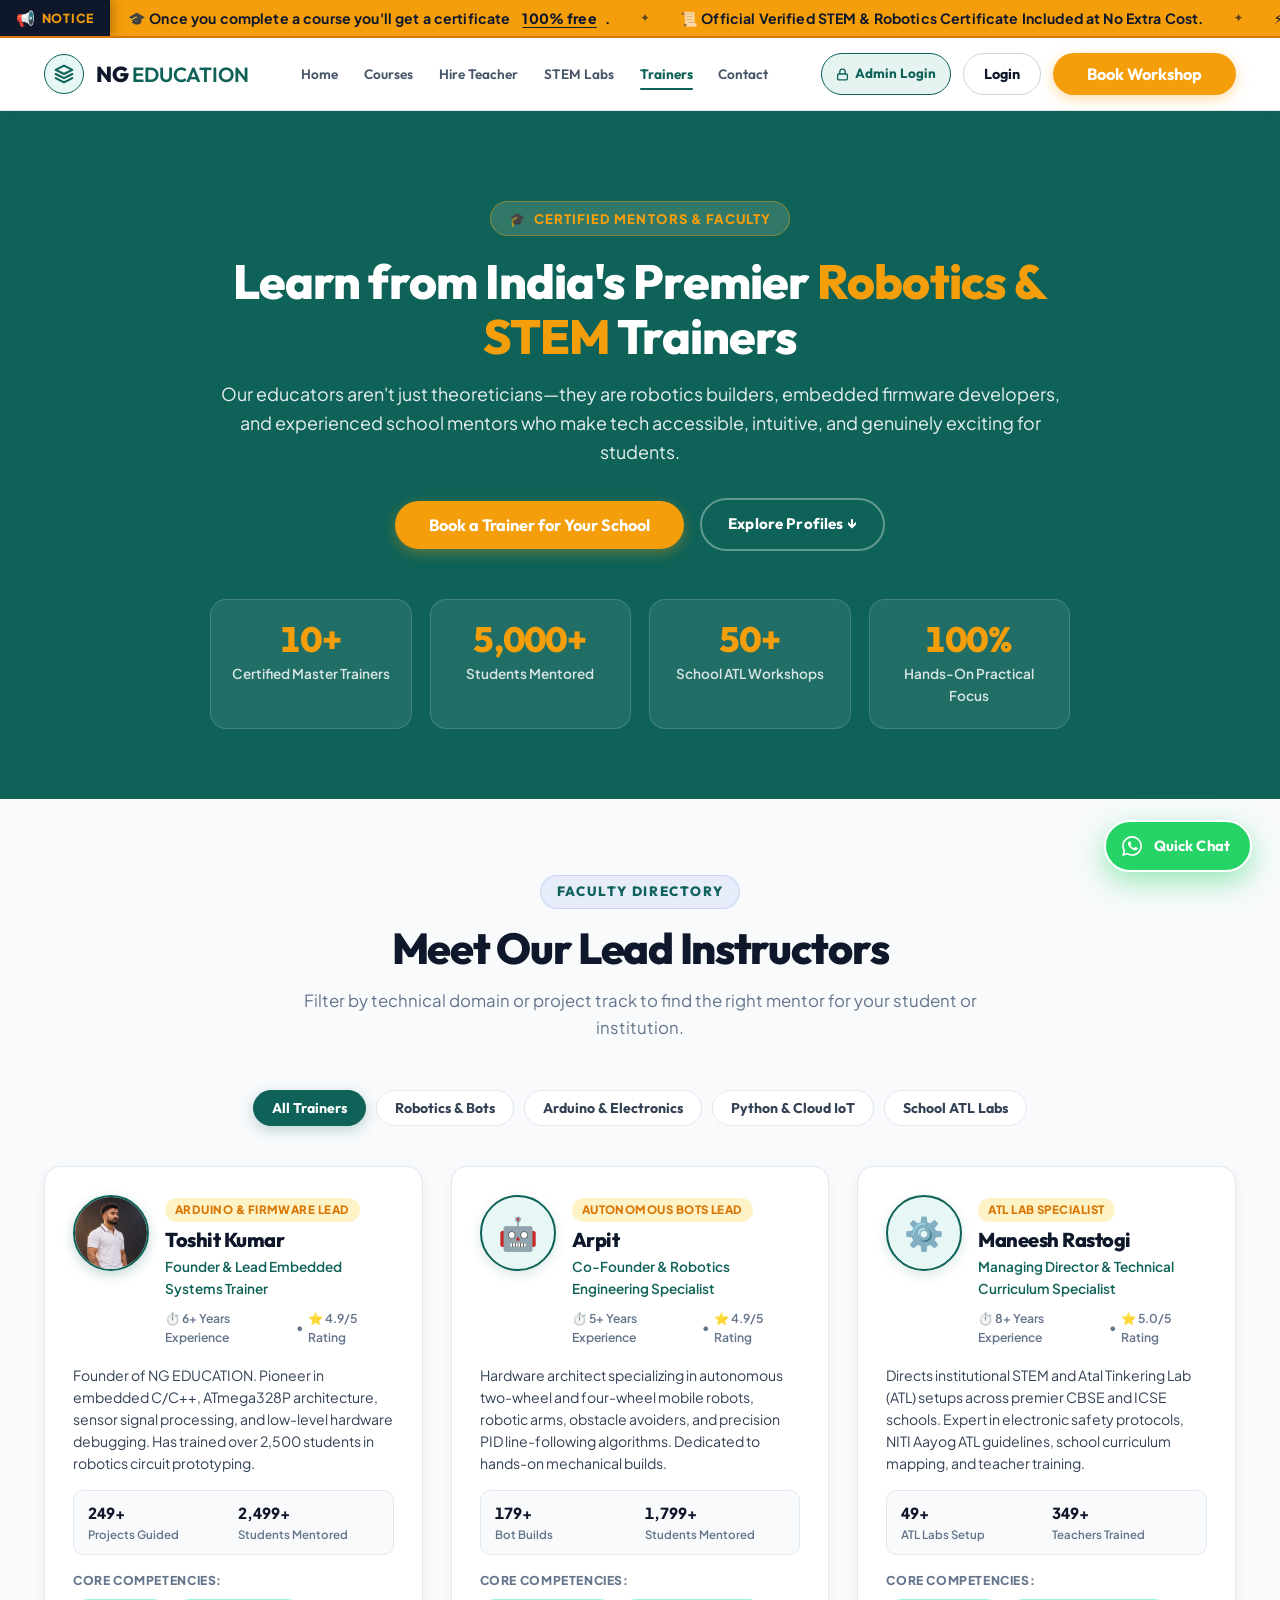
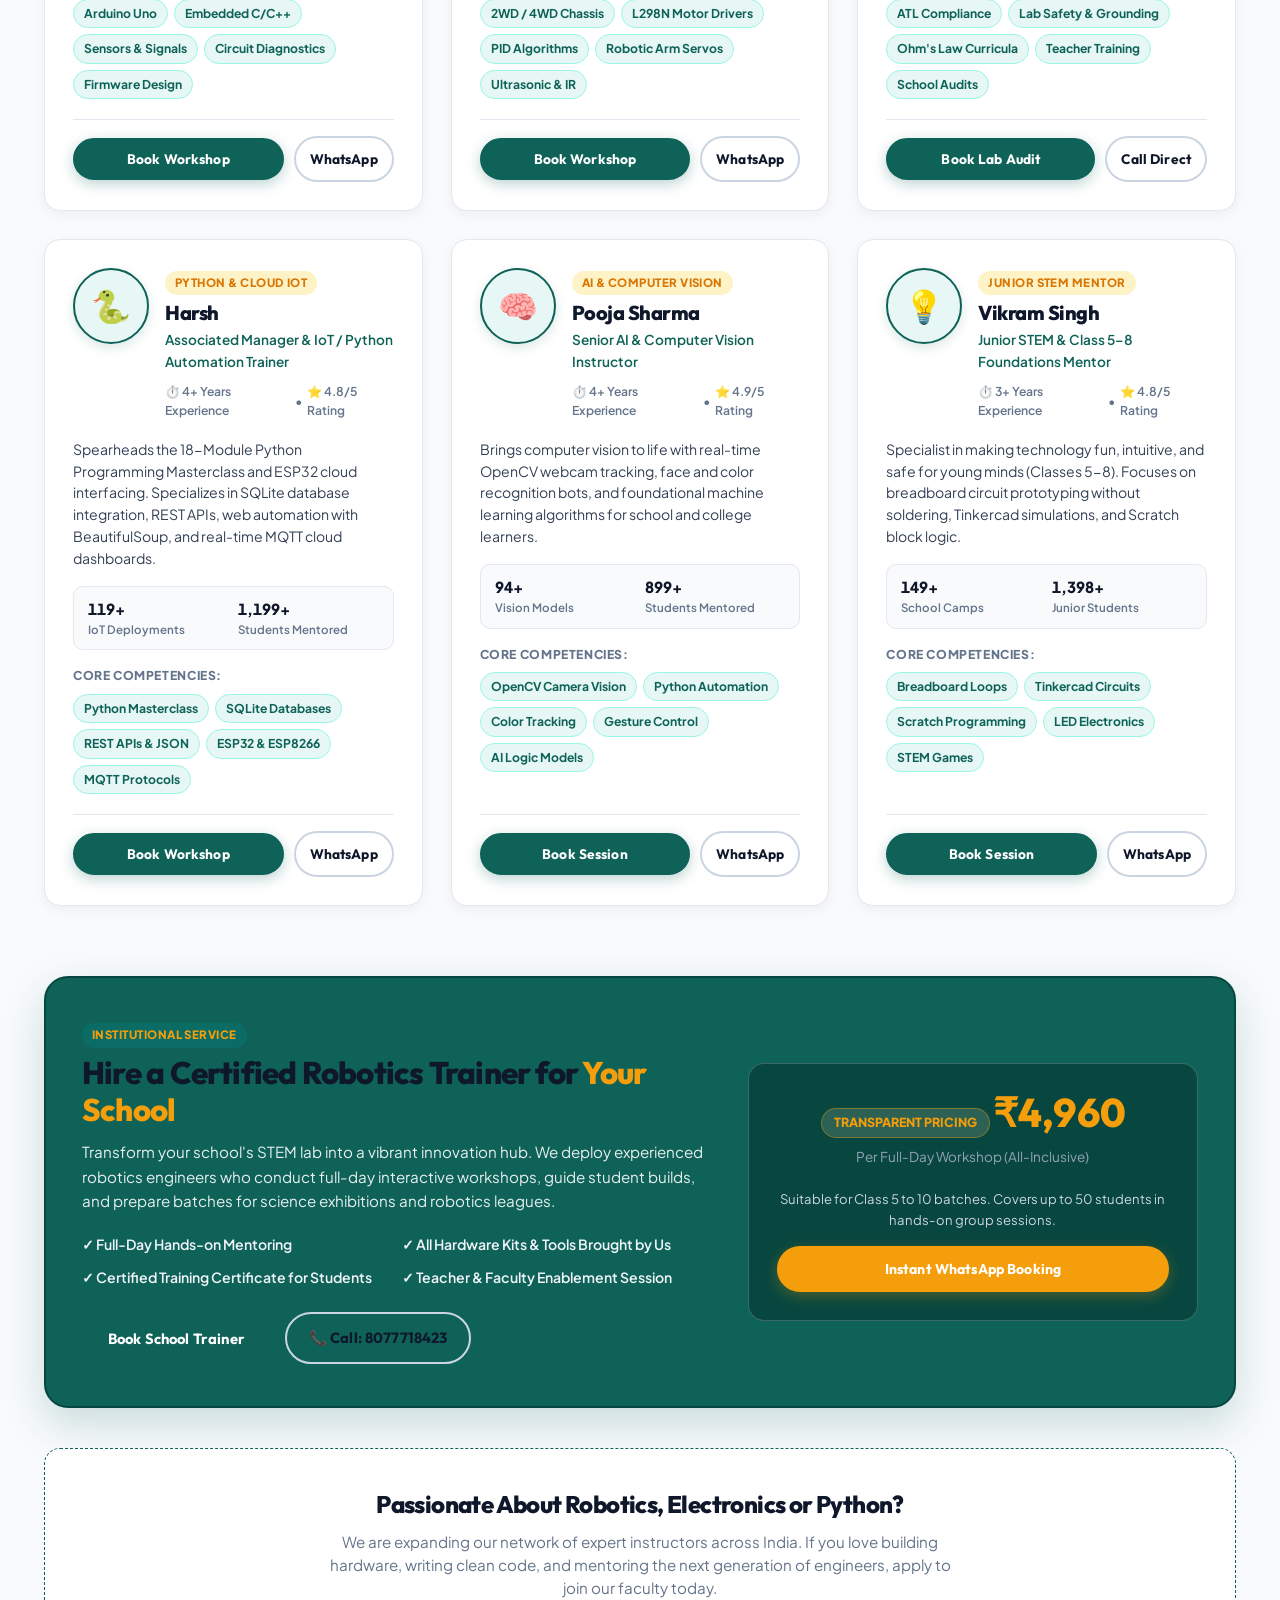
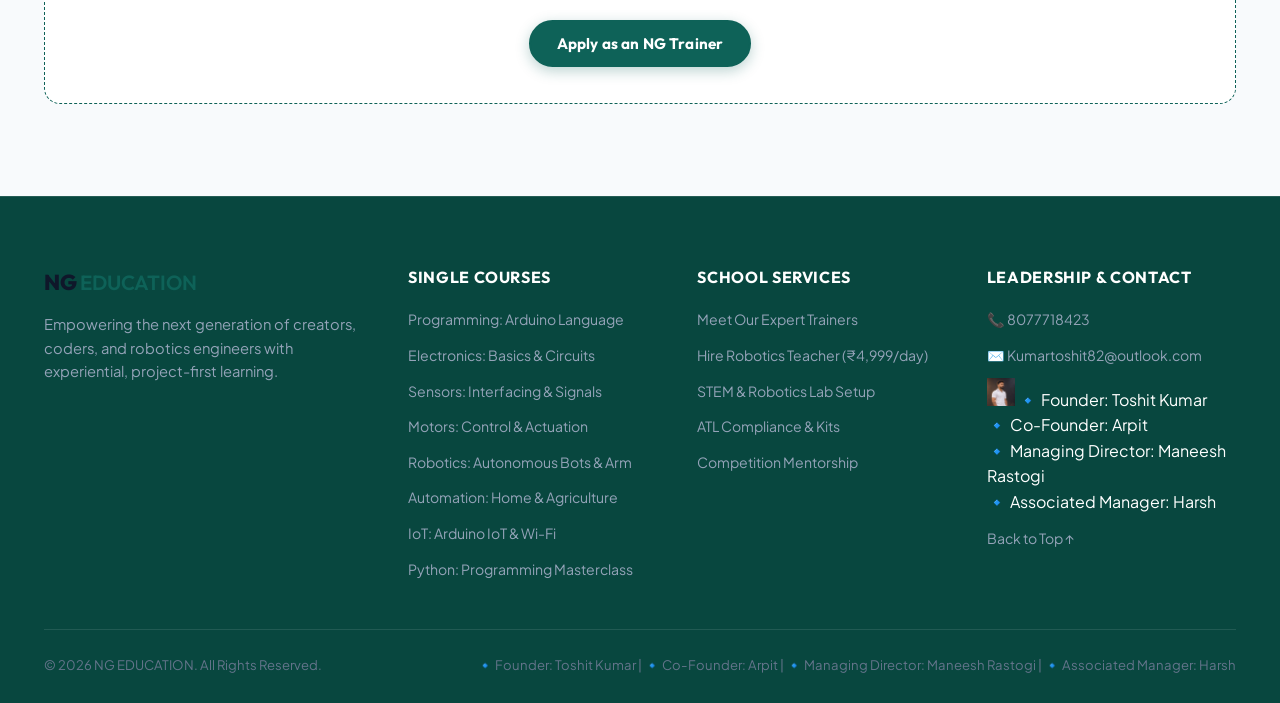
<file: trainers.html>
<!DOCTYPE html>
<html lang="en">
<head>
  <meta charset="UTF-8">
  <meta name="viewport" content="width=device-width, initial-scale=1.0">
  <title>Expert Trainers & Mentors | NG EDUCATION</title>
  <meta name="description" content="Meet our certified robotics mentors, embedded systems engineers, and Python trainers at NG EDUCATION. Hands-on practical guidance for Class 5-10 students and schools.">
  <meta http-equiv="Cache-Control" content="no-cache, no-store, must-revalidate">
  <meta http-equiv="Pragma" content="no-cache">
  <meta http-equiv="Expires" content="0">
  
  <!-- Favicon -->
  <link rel="icon" type="image/svg+xml" href="data:image/svg+xml,%3Csvg xmlns='https://www.w3.org/2000/svg' viewBox='0 0 24 24' fill='%230E6258'%3E%3Ccircle cx='12' cy='12' r='10'%3E%3C/circle%3E%3C/svg%3E">
  
  <!-- Google Fonts Preconnect and High-Performance Load -->
  <link rel="preconnect" href="https://fonts.googleapis.com">
  <link rel="preconnect" href="https://fonts.gstatic.com" crossorigin>
  <link rel="stylesheet" href="https://fonts.googleapis.com/css2?family=Outfit:wght@400;500;600;700;800;900&family=Plus+Jakarta+Sans:wght@400;500;600;700&display=swap">
  
  <!-- Stylesheet -->
  <link rel="stylesheet" href="css/style.css?v=9.4">
  <!-- Inline Critical News Ticker Styles (Guarantees 1-Line News Scroll Across All Devices & Cache States) -->
  <style>
    .top-ticker-strip {
      background-color: #F59E0B !important;
      color: #0F172A !important;
      width: 100% !important;
      height: 38px !important;
      overflow: hidden !important;
      display: flex !important;
      align-items: center !important;
      border-bottom: 2px solid #D97706 !important;
      position: relative !important;
      z-index: 1001 !important;
      user-select: none !important;
    }
    .top-ticker-badge {
      background-color: #0F172A !important;
      color: #F59E0B !important;
      height: 100% !important;
      padding: 0 16px !important;
      display: inline-flex !important;
      align-items: center !important;
      gap: 6px !important;
      font-weight: 900 !important;
      font-size: 0.78rem !important;
      letter-spacing: 0.06em !important;
      text-transform: uppercase !important;
      flex-shrink: 0 !important;
      box-shadow: 3px 0 10px rgba(0,0,0,0.25) !important;
      z-index: 3 !important;
    }
    .top-ticker-track-wrap {
      flex: 1 !important;
      overflow: hidden !important;
      display: flex !important;
      align-items: center !important;
      position: relative !important;
      height: 100% !important;
    }
    .top-ticker-track {
      display: flex !important;
      align-items: center !important;
      white-space: nowrap !important;
      flex-shrink: 0 !important;
      animation: topTickerScroll 28s linear infinite !important;
      will-change: transform !important;
    }
    .top-ticker-track-wrap,
    .top-ticker-track {
      pointer-events: none !important;
      user-select: none !important;
      -webkit-user-select: none !important;
      touch-action: pan-y !important;
    }
    .top-ticker-strip:hover .top-ticker-track,
    .top-ticker-strip:active .top-ticker-track,
    .top-ticker-strip:focus .top-ticker-track {
      animation-play-state: running !important;
    }
    .top-ticker-item {
      display: inline-flex !important;
      align-items: center !important;
      white-space: nowrap !important;
      font-size: 0.88rem !important;
      font-weight: 700 !important;
      color: #0F172A !important;
      padding: 0 18px !important;
      flex-shrink: 0 !important;
      line-height: 38px !important;
    }
    .top-ticker-separator {
      display: inline-block !important;
      color: #78350F !important;
      font-size: 0.75rem !important;
      opacity: 0.65 !important;
      padding: 0 12px !important;
      flex-shrink: 0 !important;
    }
    @keyframes topTickerScroll {
      0% { transform: translate3d(0, 0, 0); }
      100% { transform: translate3d(-50%, 0, 0); }
    }
    @media (max-width: 600px) {
      .top-ticker-strip { height: 34px !important; }
      .top-ticker-badge { padding: 0 10px !important; font-size: 0.7rem !important; gap: 4px !important; }
      .top-ticker-item { font-size: 0.78rem !important; padding: 0 12px !important; line-height: 34px !important; }
      .top-ticker-separator { padding: 0 8px !important; }
      .top-ticker-track { animation-duration: 22s !important; }
    }
  </style>

</head>
<body>

  <!-- =====================================================================
       1. TOP HEADER (DEEP INDIGO MATCHING BRAND)
       ===================================================================== -->
  <header class="site-header">
        <!-- Top Announcement Strip (Yellow Scrolling Bar - News Ticker Style) -->
    <div class="top-ticker-strip" role="region" aria-label="Course Certificate Announcement" style="background-color: #F59E0B; color: #0F172A; width: 100%; height: 38px; overflow: hidden; display: flex; align-items: center; border-bottom: 2px solid #D97706; position: relative; z-index: 1001; user-select: none; font-family: 'Plus Jakarta Sans', system-ui, -apple-system, sans-serif;">
      <!-- News Badge -->
      <div class="top-ticker-badge" style="background-color: #0F172A; color: #F59E0B; height: 100%; padding: 0 16px; display: inline-flex; align-items: center; gap: 6px; font-weight: 900; font-size: 0.78rem; letter-spacing: 0.06em; text-transform: uppercase; flex-shrink: 0; box-shadow: 3px 0 10px rgba(0,0,0,0.25); z-index: 3;">
        <span style="font-size: 0.95rem;">📢</span>
        <span>NOTICE</span>
      </div>
      <!-- Marquee Track Wrapper -->
      <div class="top-ticker-track-wrap" style="flex: 1; overflow: hidden; display: flex; align-items: center; position: relative; height: 100%;">
        <div class="top-ticker-track" style="display: flex; align-items: center; white-space: nowrap; flex-shrink: 0;">
          <!-- Set 1 -->
          <span class="top-ticker-item">🎓 Once you complete a course you'll get a certificate <strong style="font-weight: 900; text-decoration: underline; text-underline-offset: 3px; margin-left: 4px;">100% free</strong>.</span>
          <span class="top-ticker-separator">✦</span>
          <span class="top-ticker-item">📜 Official Verified STEM &amp; Robotics Certificate Included at No Extra Cost.</span>
          <span class="top-ticker-separator">✦</span>
          <span class="top-ticker-item">🎓 Once you complete a course you'll get a certificate <strong style="font-weight: 900; text-decoration: underline; text-underline-offset: 3px; margin-left: 4px;">100% free</strong>.</span>
          <span class="top-ticker-separator">✦</span>
          <span class="top-ticker-item">⚡ 100% Practical Training + Free Shareable Certificate upon Project Completion!</span>
          <span class="top-ticker-separator">✦</span>

          <!-- Set 2 (Identical duplicate for seamless continuous infinite loop) -->
          <span class="top-ticker-item">🎓 Once you complete a course you'll get a certificate <strong style="font-weight: 900; text-decoration: underline; text-underline-offset: 3px; margin-left: 4px;">100% free</strong>.</span>
          <span class="top-ticker-separator">✦</span>
          <span class="top-ticker-item">📜 Official Verified STEM &amp; Robotics Certificate Included at No Extra Cost.</span>
          <span class="top-ticker-separator">✦</span>
          <span class="top-ticker-item">🎓 Once you complete a course you'll get a certificate <strong style="font-weight: 900; text-decoration: underline; text-underline-offset: 3px; margin-left: 4px;">100% free</strong>.</span>
          <span class="top-ticker-separator">✦</span>
          <span class="top-ticker-item">⚡ 100% Practical Training + Free Shareable Certificate upon Project Completion!</span>
          <span class="top-ticker-separator">✦</span>
        </div>
      </div>
    </div>

    <div class="container navbar">
      <!-- Brand Logo -->
      <a href="index.html#home" class="brand-logo">
        <div class="brand-icon-orb">
          <svg viewBox="0 0 24 24" fill="none" stroke="currentColor" stroke-width="2.5" stroke-linecap="round" stroke-linejoin="round">
            <polygon points="12 2 2 7 12 12 22 7 12 2"></polygon>
            <polyline points="2 17 12 22 22 17"></polyline>
            <polyline points="2 12 12 17 22 12"></polyline>
          </svg>
        </div>
        <span class="brand-text">NG <span>EDUCATION</span></span>
      </a>

      <!-- Center Navigation Links -->
      <nav>
        <ul class="nav-menu">
          <li><a href="index.html#home" class="nav-link">Home</a></li>
          <li><a href="index.html#courses" class="nav-link">Courses</a></li>
          <li><a href="index.html#hire-teacher" class="nav-link">Hire Teacher</a></li>
          <li><a href="index.html#stem-labs" class="nav-link">STEM Labs</a></li>
          <li><a href="trainers.html" class="nav-link active">Trainers</a></li>
          <li><a href="index.html#contact" class="nav-link">Contact</a></li>
          <li class="mobile-nav-action-item">
            <a href="admin.html" class="btn-pill" style="width: 100%; justify-content: center; padding: 10px 16px; font-weight: 700; margin-bottom: 10px; background: #0E6258; color: #fff; text-decoration: none; display: flex; align-items: center; gap: 7px;">
              <svg width="14" height="14" viewBox="0 0 24 24" fill="none" stroke="currentColor" stroke-width="2.5"><rect x="3" y="11" width="18" height="11" rx="2" ry="2"></rect><path d="M7 11V7a5 5 0 0 1 10 0v4"></path></svg>
              <span>Admin Login Portal</span>
            </a>
            <button class="btn-pill btn-pill-outline-white" data-open-modal="modalLogin" style="width: 100%; justify-content: center; padding: 10px 16px; font-weight: 700; margin-bottom: 10px;">Login to Account</button>
            <button class="btn-pill btn-pill-primary" data-open-modal="modalSignup" style="width: 100%; justify-content: center; padding: 10px 16px; font-weight: 700;">Create Free Account</button>
          </li>
        </ul>
      </nav>

      <!-- Right Actions (Admin Login, User Login & Book Workshop) -->
      <div class="nav-actions">
        <a href="admin.html" class="btn-nav-admin" title="Master Admin Console">
          <svg width="13" height="13" viewBox="0 0 24 24" fill="none" stroke="currentColor" stroke-width="2.5"><rect x="3" y="11" width="18" height="11" rx="2" ry="2"></rect><path d="M7 11V7a5 5 0 0 1 10 0v4"></path></svg>
          <span>Admin Login</span>
        </a>
        <button class="btn-nav-login" data-open-modal="modalLogin">Login</button>
        <button class="btn-ref-amber btn-header-cta" onclick="openModal('modalBookTrainer')">Book Workshop</button>
        <button class="mobile-toggle" aria-label="Toggle Navigation">☰</button>
      </div>
    </div>
  </header>

  <!-- =====================================================================
       2. TRAINERS HERO SECTION WITH STATS
       ===================================================================== -->
  <section class="trainers-hero-wrapper">
    <div class="container">
      <div class="trainers-hero-content">
        <div class="trainers-hero-tag">
          <span>🎓</span> Certified Mentors &amp; Faculty
        </div>
        <h1 class="trainers-hero-title">
          Learn from India's Premier <span>Robotics &amp; STEM</span> Trainers
        </h1>
        <p class="trainers-hero-desc">
          Our educators aren't just theoreticians—they are robotics builders, embedded firmware developers, and experienced school mentors who make tech accessible, intuitive, and genuinely exciting for students.
        </p>
        <div class="trainers-hero-actions">
          <button class="btn-ref-amber" onclick="openModal('modalBookTrainer')" data-open-modal="modalBookTrainer">Book a Trainer for Your School</button>
          <a href="#trainers-list" class="btn-pill btn-pill-outline-white">Explore Profiles ↓</a>
        </div>

        <!-- Stats Counter Strip -->
        <div class="trainers-stats-grid">
          <div class="trainers-stat-card">
            <div class="trainers-stat-num count-up" data-target="10" data-suffix="+">0</div>
            <div class="trainers-stat-label">Certified Master Trainers</div>
          </div>
          <div class="trainers-stat-card">
            <div class="trainers-stat-num count-up" data-target="5000" data-suffix="+" data-comma="true">0</div>
            <div class="trainers-stat-label">Students Mentored</div>
          </div>
          <div class="trainers-stat-card">
            <div class="trainers-stat-num count-up" data-target="50" data-suffix="+">0</div>
            <div class="trainers-stat-label">School ATL Workshops</div>
          </div>
          <div class="trainers-stat-card">
            <div class="trainers-stat-num count-up" data-target="100" data-suffix="%">0</div>
            <div class="trainers-stat-label">Hands-On Practical Focus</div>
          </div>
        </div>
      </div>
    </div>
  </section>

  <!-- =====================================================================
       3. TRAINERS DIRECTORY SECTION
       ===================================================================== -->
  <section class="trainers-main-section" id="trainers-list">
    <div class="container">

      <div class="section-head">
        <span class="section-tag">Faculty Directory</span>
        <h2 class="section-title">Meet Our Lead Instructors</h2>
        <p class="section-desc">
          Filter by technical domain or project track to find the right mentor for your student or institution.
        </p>
      </div>

      <!-- Category Filter Pills -->
      <div class="trainers-filter-nav">
        <button class="trainer-filter-btn active" data-filter="all">All Trainers</button>
        <button class="trainer-filter-btn" data-filter="robotics">Robotics &amp; Bots</button>
        <button class="trainer-filter-btn" data-filter="arduino">Arduino &amp; Electronics</button>
        <button class="trainer-filter-btn" data-filter="python">Python &amp; Cloud IoT</button>
        <button class="trainer-filter-btn" data-filter="labs">School ATL Labs</button>
      </div>

      <!-- Trainers Cards Grid -->
      <div class="trainers-grid">

        <!-- Trainer 1: Toshit Kumar -->
        <div class="trainer-card" data-category="arduino robotics labs">
          <div>
            <div class="trainer-top-meta">
              <picture>
                <source srcset="assets/images/founder_toshit_avatar.webp" type="image/webp">
                <img src="assets/images/founder_toshit_avatar.jpg" alt="Toshit Kumar" class="trainer-avatar-img" width="68" height="68" loading="lazy" decoding="async">
              </picture>
              <div class="trainer-header-info">
                <span class="trainer-category-badge">Arduino &amp; Firmware Lead</span>
                <h3 class="trainer-name">Toshit Kumar</h3>
                <div class="trainer-role">Founder &amp; Lead Embedded Systems Trainer</div>
                <div class="trainer-exp-badge">
                  <span>⏱️ 6+ Years Experience</span> • <span>⭐ 4.9/5 Rating</span>
                </div>
              </div>
            </div>

            <p class="trainer-bio">
              Founder of NG EDUCATION. Pioneer in embedded C/C++, ATmega328P architecture, sensor signal processing, and low-level hardware debugging. Has trained over 2,500 students in robotics circuit prototyping.
            </p>

            <div class="trainer-stats-row">
              <div class="trainer-stat-mini">
                <span class="trainer-stat-mini-val count-up" data-target="250" data-suffix="+">0</span>
                <span class="trainer-stat-mini-lbl">Projects Guided</span>
              </div>
              <div class="trainer-stat-mini">
                <span class="trainer-stat-mini-val count-up" data-target="2500" data-suffix="+" data-comma="true">0</span>
                <span class="trainer-stat-mini-lbl">Students Mentored</span>
              </div>
            </div>

            <div class="trainer-skills-wrap">
              <div class="trainer-skills-title">Core Competencies:</div>
              <div class="trainer-skill-tags">
                <span class="trainer-skill-tag">Arduino Uno</span>
                <span class="trainer-skill-tag">Embedded C/C++</span>
                <span class="trainer-skill-tag">Sensors &amp; Signals</span>
                <span class="trainer-skill-tag">Circuit Diagnostics</span>
                <span class="trainer-skill-tag">Firmware Design</span>
              </div>
            </div>
          </div>

          <div class="trainer-card-foot">
            <button class="btn-pill btn-pill-arduino btn-trainer-book" onclick="openModal('modalBookTrainer')" data-open-modal="modalBookTrainer" data-trainer="Toshit Kumar">Book Workshop</button>
            <a href="https://wa.me/918077718423?text=Hi%20Toshit,%20I%20would%20like%20to%20connect%20for%20Robotics%20Training." target="_blank" class="btn-pill btn-pill-outline btn-trainer-wa">WhatsApp</a>
          </div>
        </div>

        <!-- Trainer 2: Arpit -->
        <div class="trainer-card" data-category="robotics">
          <div>
            <div class="trainer-top-meta">
              <div class="trainer-avatar-orb">🤖</div>
              <div class="trainer-header-info">
                <span class="trainer-category-badge">Autonomous Bots Lead</span>
                <h3 class="trainer-name">Arpit</h3>
                <div class="trainer-role">Co-Founder &amp; Robotics Engineering Specialist</div>
                <div class="trainer-exp-badge">
                  <span>⏱️ 5+ Years Experience</span> • <span>⭐ 4.9/5 Rating</span>
                </div>
              </div>
            </div>

            <p class="trainer-bio">
              Hardware architect specializing in autonomous two-wheel and four-wheel mobile robots, robotic arms, obstacle avoiders, and precision PID line-following algorithms. Dedicated to hands-on mechanical builds.
            </p>

            <div class="trainer-stats-row">
              <div class="trainer-stat-mini">
                <span class="trainer-stat-mini-val count-up" data-target="180" data-suffix="+">0</span>
                <span class="trainer-stat-mini-lbl">Bot Builds</span>
              </div>
              <div class="trainer-stat-mini">
                <span class="trainer-stat-mini-val count-up" data-target="1800" data-suffix="+" data-comma="true">0</span>
                <span class="trainer-stat-mini-lbl">Students Mentored</span>
              </div>
            </div>

            <div class="trainer-skills-wrap">
              <div class="trainer-skills-title">Core Competencies:</div>
              <div class="trainer-skill-tags">
                <span class="trainer-skill-tag">2WD / 4WD Chassis</span>
                <span class="trainer-skill-tag">L298N Motor Drivers</span>
                <span class="trainer-skill-tag">PID Algorithms</span>
                <span class="trainer-skill-tag">Robotic Arm Servos</span>
                <span class="trainer-skill-tag">Ultrasonic &amp; IR</span>
              </div>
            </div>
          </div>

          <div class="trainer-card-foot">
            <button class="btn-pill btn-pill-arduino btn-trainer-book" onclick="openModal('modalBookTrainer')" data-open-modal="modalBookTrainer" data-trainer="Arpit">Book Workshop</button>
            <a href="https://wa.me/918077718423?text=Hi%20Arpit,%20I%20want%20to%20inquire%20about%20Robotics%20Bots%20Training." target="_blank" class="btn-pill btn-pill-outline btn-trainer-wa">WhatsApp</a>
          </div>
        </div>

        <!-- Trainer 3: Maneesh Rastogi -->
        <div class="trainer-card" data-category="labs arduino">
          <div>
            <div class="trainer-top-meta">
              <div class="trainer-avatar-orb">⚙️</div>
              <div class="trainer-header-info">
                <span class="trainer-category-badge">ATL Lab Specialist</span>
                <h3 class="trainer-name">Maneesh Rastogi</h3>
                <div class="trainer-role">Managing Director &amp; Technical Curriculum Specialist</div>
                <div class="trainer-exp-badge">
                  <span>⏱️ 8+ Years Experience</span> • <span>⭐ 5.0/5 Rating</span>
                </div>
              </div>
            </div>

            <p class="trainer-bio">
              Directs institutional STEM and Atal Tinkering Lab (ATL) setups across premier CBSE and ICSE schools. Expert in electronic safety protocols, NITI Aayog ATL guidelines, school curriculum mapping, and teacher training.
            </p>

            <div class="trainer-stats-row">
              <div class="trainer-stat-mini">
                <span class="trainer-stat-mini-val count-up" data-target="50" data-suffix="+">0</span>
                <span class="trainer-stat-mini-lbl">ATL Labs Setup</span>
              </div>
              <div class="trainer-stat-mini">
                <span class="trainer-stat-mini-val count-up" data-target="350" data-suffix="+">0</span>
                <span class="trainer-stat-mini-lbl">Teachers Trained</span>
              </div>
            </div>

            <div class="trainer-skills-wrap">
              <div class="trainer-skills-title">Core Competencies:</div>
              <div class="trainer-skill-tags">
                <span class="trainer-skill-tag">ATL Compliance</span>
                <span class="trainer-skill-tag">Lab Safety &amp; Grounding</span>
                <span class="trainer-skill-tag">Ohm's Law Curricula</span>
                <span class="trainer-skill-tag">Teacher Training</span>
                <span class="trainer-skill-tag">School Audits</span>
              </div>
            </div>
          </div>

          <div class="trainer-card-foot">
            <button class="btn-pill btn-pill-arduino" onclick="openModal('modalBookTrainer')" data-open-modal="modalBookTrainer" data-trainer="Maneesh Rastogi" style="flex: 1; padding: 10px 14px; font-size: 0.86rem; font-weight: 700; cursor: pointer;">Book Lab Audit</button>
            <a href="tel:8077718423" class="btn-pill btn-pill-outline" style="padding: 10px 14px; font-size: 0.86rem; font-weight: 700; text-decoration: none;">Call Direct</a>
          </div>
        </div>

        <!-- Trainer 4: Harsh -->
        <div class="trainer-card" data-category="python">
          <div>
            <div class="trainer-top-meta">
              <div class="trainer-avatar-orb">🐍</div>
              <div class="trainer-header-info">
                <span class="trainer-category-badge">Python &amp; Cloud IoT</span>
                <h3 class="trainer-name">Harsh</h3>
                <div class="trainer-role">Associated Manager &amp; IoT / Python Automation Trainer</div>
                <div class="trainer-exp-badge">
                  <span>⏱️ 4+ Years Experience</span> • <span>⭐ 4.8/5 Rating</span>
                </div>
              </div>
            </div>

            <p class="trainer-bio">
              Spearheads the 18-Module Python Programming Masterclass and ESP32 cloud interfacing. Specializes in SQLite database integration, REST APIs, web automation with BeautifulSoup, and real-time MQTT cloud dashboards.
            </p>

            <div class="trainer-stats-row">
              <div class="trainer-stat-mini">
                <span class="trainer-stat-mini-val count-up" data-target="120" data-suffix="+">0</span>
                <span class="trainer-stat-mini-lbl">IoT Deployments</span>
              </div>
              <div class="trainer-stat-mini">
                <span class="trainer-stat-mini-val count-up" data-target="1200" data-suffix="+" data-comma="true">0</span>
                <span class="trainer-stat-mini-lbl">Students Mentored</span>
              </div>
            </div>

            <div class="trainer-skills-wrap">
              <div class="trainer-skills-title">Core Competencies:</div>
              <div class="trainer-skill-tags">
                <span class="trainer-skill-tag">Python Masterclass</span>
                <span class="trainer-skill-tag">SQLite Databases</span>
                <span class="trainer-skill-tag">REST APIs &amp; JSON</span>
                <span class="trainer-skill-tag">ESP32 &amp; ESP8266</span>
                <span class="trainer-skill-tag">MQTT Protocols</span>
              </div>
            </div>
          </div>

          <div class="trainer-card-foot">
            <button class="btn-pill btn-pill-arduino btn-trainer-book" onclick="openModal('modalBookTrainer')" data-open-modal="modalBookTrainer" data-trainer="Harsh">Book Workshop</button>
            <a href="https://wa.me/918077718423?text=Hi%20Harsh,%20I%20want%20to%20learn%20Python%20and%20IoT." target="_blank" class="btn-pill btn-pill-outline btn-trainer-wa">WhatsApp</a>
          </div>
        </div>

        <!-- Trainer 5: Pooja Sharma -->
        <div class="trainer-card" data-category="python robotics">
          <div>
            <div class="trainer-top-meta">
              <div class="trainer-avatar-orb">🧠</div>
              <div class="trainer-header-info">
                <span class="trainer-category-badge">AI &amp; Computer Vision</span>
                <h3 class="trainer-name">Pooja Sharma</h3>
                <div class="trainer-role">Senior AI &amp; Computer Vision Instructor</div>
                <div class="trainer-exp-badge">
                  <span>⏱️ 4+ Years Experience</span> • <span>⭐ 4.9/5 Rating</span>
                </div>
              </div>
            </div>

            <p class="trainer-bio">
              Brings computer vision to life with real-time OpenCV webcam tracking, face and color recognition bots, and foundational machine learning algorithms for school and college learners.
            </p>

            <div class="trainer-stats-row">
              <div class="trainer-stat-mini">
                <span class="trainer-stat-mini-val count-up" data-target="95" data-suffix="+">0</span>
                <span class="trainer-stat-mini-lbl">Vision Models</span>
              </div>
              <div class="trainer-stat-mini">
                <span class="trainer-stat-mini-val count-up" data-target="900" data-suffix="+">0</span>
                <span class="trainer-stat-mini-lbl">Students Mentored</span>
              </div>
            </div>

            <div class="trainer-skills-wrap">
              <div class="trainer-skills-title">Core Competencies:</div>
              <div class="trainer-skill-tags">
                <span class="trainer-skill-tag">OpenCV Camera Vision</span>
                <span class="trainer-skill-tag">Python Automation</span>
                <span class="trainer-skill-tag">Color Tracking</span>
                <span class="trainer-skill-tag">Gesture Control</span>
                <span class="trainer-skill-tag">AI Logic Models</span>
              </div>
            </div>
          </div>

          <div class="trainer-card-foot">
            <button class="btn-pill btn-pill-arduino" onclick="openModal('modalBookTrainer')" data-open-modal="modalBookTrainer" data-trainer="Pooja Sharma" style="flex: 1; padding: 10px 14px; font-size: 0.86rem; font-weight: 700; cursor: pointer;">Book Session</button>
            <a href="https://wa.me/918077718423?text=Hi%20Pooja,%20I%20am%20interested%20in%20AI%20and%20Computer%20Vision%20sessions." target="_blank" class="btn-pill btn-pill-outline btn-trainer-wa">WhatsApp</a>
          </div>
        </div>

        <!-- Trainer 6: Vikram Singh -->
        <div class="trainer-card" data-category="arduino labs">
          <div>
            <div class="trainer-top-meta">
              <div class="trainer-avatar-orb">💡</div>
              <div class="trainer-header-info">
                <span class="trainer-category-badge">Junior STEM Mentor</span>
                <h3 class="trainer-name">Vikram Singh</h3>
                <div class="trainer-role">Junior STEM &amp; Class 5–8 Foundations Mentor</div>
                <div class="trainer-exp-badge">
                  <span>⏱️ 3+ Years Experience</span> • <span>⭐ 4.8/5 Rating</span>
                </div>
              </div>
            </div>

            <p class="trainer-bio">
              Specialist in making technology fun, intuitive, and safe for young minds (Classes 5-8). Focuses on breadboard circuit prototyping without soldering, Tinkercad simulations, and Scratch block logic.
            </p>

            <div class="trainer-stats-row">
              <div class="trainer-stat-mini">
                <span class="trainer-stat-mini-val count-up" data-target="150" data-suffix="+">0</span>
                <span class="trainer-stat-mini-lbl">School Camps</span>
              </div>
              <div class="trainer-stat-mini">
                <span class="trainer-stat-mini-val count-up" data-target="1400" data-suffix="+" data-comma="true">0</span>
                <span class="trainer-stat-mini-lbl">Junior Students</span>
              </div>
            </div>

            <div class="trainer-skills-wrap">
              <div class="trainer-skills-title">Core Competencies:</div>
              <div class="trainer-skill-tags">
                <span class="trainer-skill-tag">Breadboard Loops</span>
                <span class="trainer-skill-tag">Tinkercad Circuits</span>
                <span class="trainer-skill-tag">Scratch Programming</span>
                <span class="trainer-skill-tag">LED Electronics</span>
                <span class="trainer-skill-tag">STEM Games</span>
              </div>
            </div>
          </div>

          <div class="trainer-card-foot">
            <button class="btn-pill btn-pill-arduino" onclick="openModal('modalBookTrainer')" data-open-modal="modalBookTrainer" data-trainer="Vikram Singh" style="flex: 1; padding: 10px 14px; font-size: 0.86rem; font-weight: 700; cursor: pointer;">Book Session</button>
            <a href="https://wa.me/918077718423?text=Hi%20Vikram,%20I%20am%20inquiring%20about%20Junior%20STEM%20sessions." target="_blank" class="btn-pill btn-pill-outline btn-trainer-wa">WhatsApp</a>
          </div>
        </div>

      </div>

      <!-- =====================================================================
           4. SCHOOL HIGHLIGHT BANNER: HIRE A TRAINER FOR YOUR SCHOOL
           ===================================================================== -->
      <div class="trainers-hire-banner">
        <div>
          <span class="trainer-category-badge" style="background-color: rgba(0, 151, 156, 0.2); color: #F59E0B;">Institutional Service</span>
          <h2 class="trainers-hire-title">Hire a Certified Robotics Trainer for <span>Your School</span></h2>
          <p class="trainers-hire-desc">
            Transform your school's STEM lab into a vibrant innovation hub. We deploy experienced robotics engineers who conduct full-day interactive workshops, guide student builds, and prepare batches for science exhibitions and robotics leagues.
          </p>
          <ul class="trainers-hire-checklist">
            <li>✓ Full-Day Hands-on Mentoring</li>
            <li>✓ All Hardware Kits &amp; Tools Brought by Us</li>
            <li>✓ Certified Training Certificate for Students</li>
            <li>✓ Teacher &amp; Faculty Enablement Session</li>
          </ul>
          <div style="display: flex; gap: 14px; flex-wrap: wrap;">
            <button class="btn-pill btn-pill-arduino" onclick="openModal('modalBookTrainer')" data-open-modal="modalBookTrainer" style="padding: 12px 24px; font-size: 0.92rem; font-weight: 700; cursor: pointer;">Book School Trainer</button>
            <a href="tel:8077718423" class="btn-pill btn-pill-outline" style="padding: 12px 22px; font-size: 0.92rem; font-weight: 700; text-decoration: none;">📞 Call: 8077718423</a>
          </div>
        </div>

        <div class="trainers-hire-price-box">
          <span class="trainers-price-badge">Transparent Pricing</span>
          <div class="trainers-price-amount count-up" data-target="4999" data-prefix="₹" data-comma="true">0</div>
          <div class="trainers-price-unit">Per Full-Day Workshop (All-Inclusive)</div>
          <p style="font-size: 0.82rem; color: #CBD5E1; margin-bottom: 16px;">
            Suitable for Class 5 to 10 batches. Covers up to 50 students in hands-on group sessions.
          </p>
          <a href="https://wa.me/918077718423?text=Hi%20NG%20Education,%20we%20want%20to%20hire%20a%20Robotics%20Trainer%20for%20our%20School%20at%20₹4,999/day." target="_blank" class="btn-pill btn-pill-primary" style="width: 100%; display: block; text-decoration: none; padding: 10px 16px; font-size: 0.88rem; font-weight: 700;">Instant WhatsApp Booking</a>
        </div>
      </div>

      <!-- =====================================================================
           5. JOIN OUR FACULTY / BECOME A TRAINER
           ===================================================================== -->
      <div class="trainers-join-card">
        <h3>Passionate About Robotics, Electronics or Python?</h3>
        <p>
          We are expanding our network of expert instructors across India. If you love building hardware, writing clean code, and mentoring the next generation of engineers, apply to join our faculty today.
        </p>
        <button class="btn-pill btn-pill-arduino" onclick="openModal('modalApplyTrainer')" data-open-modal="modalApplyTrainer">Apply as an NG Trainer</button>
      </div>

    </div>
  </section>

  <!-- =====================================================================
       6. SITE FOOTER
       ===================================================================== -->
  <footer class="site-footer">
    <div class="container">
      <div class="footer-grid">
        <div class="footer-brand">
          <span class="brand-text">NG <span>EDUCATION</span></span>
          <p>
            Empowering the next generation of creators, coders, and robotics engineers with experiential, project-first learning.
          </p>
        </div>

        <div class="footer-col">
          <h4>Single Courses</h4>
          <ul class="footer-links">
            <li><a href="index.html#courses">Programming: Arduino Language</a></li>
            <li><a href="index.html#courses">Electronics: Basics &amp; Circuits</a></li>
            <li><a href="index.html#courses">Sensors: Interfacing &amp; Signals</a></li>
            <li><a href="index.html#courses">Motors: Control &amp; Actuation</a></li>
            <li><a href="index.html#courses">Robotics: Autonomous Bots &amp; Arm</a></li>
            <li><a href="index.html#courses">Automation: Home &amp; Agriculture</a></li>
            <li><a href="index.html#courses">IoT: Arduino IoT &amp; Wi-Fi</a></li>
            <li><a href="index.html#courses">Python: Programming Masterclass</a></li>
          </ul>
        </div>

        <div class="footer-col">
          <h4>School Services</h4>
          <ul class="footer-links">
            <li><a href="trainers.html">Meet Our Expert Trainers</a></li>
            <li><a href="index.html#hire-teacher">Hire Robotics Teacher (₹4,999/day)</a></li>
            <li><a href="index.html#stem-labs">STEM &amp; Robotics Lab Setup</a></li>
            <li><a href="index.html#stem-labs">ATL Compliance &amp; Kits</a></li>
            <li><a href="index.html#contact">Competition Mentorship</a></li>
          </ul>
        </div>

        <div class="footer-col">
          <h4>Leadership &amp; Contact</h4>
          <ul class="footer-links">
            <li><a href="tel:8077718423">📞 8077718423</a></li>
            <li><a href="mailto:Kumartoshit82@outlook.com">✉️ Kumartoshit82@outlook.com</a></li>
            <li class="footer-team-list">
              <div class="footer-team-item">
                <div class="footer-founder-row">
                  <picture>
                    <source srcset="assets/images/founder_toshit_avatar.webp" type="image/webp">
                    <img src="assets/images/founder_toshit_avatar.jpg" alt="Founder - Toshit Kumar" class="footer-founder-avatar" width="28" height="28" loading="lazy" decoding="async">
                  </picture>
                  <span>🔹 <span class="footer-team-role">Founder:</span> Toshit Kumar</span>
                </div>
              </div>
              <div class="footer-team-item">🔹 <span class="footer-team-role">Co-Founder:</span> Arpit</div>
              <div class="footer-team-item">🔹 <span class="footer-team-role">Managing Director:</span> Maneesh Rastogi</div>
              <div class="footer-team-item">🔹 <span class="footer-team-role">Associated Manager:</span> Harsh</div>
            </li>
            <li><a href="#trainers-list">Back to Top ↑</a></li>
          </ul>
        </div>
      </div>

      <div class="footer-bottom">
        <span>© 2026 NG EDUCATION. All Rights Reserved.</span>
        <span>🔹 Founder: Toshit Kumar | 🔹 Co-Founder: Arpit | 🔹 Managing Director: Maneesh Rastogi | 🔹 Associated Manager: Harsh</span>
      </div>
    </div>
  </footer>

  <!-- =====================================================================
       7. MODALS
       ===================================================================== -->
  
  <!-- Modal: Login -->
  <div class="modal-overlay" id="modalLogin">
    <div class="modal-card">
      <button class="modal-close-btn" aria-label="Close modal">✕</button>
      <h3 style="font-size: 1.45rem; margin-bottom: 6px;">Welcome Back</h3>
      <p style="font-size: 0.85rem; color: var(--text-muted); margin-bottom: 18px;">Login to access your NG Education student dashboard &amp; materials.</p>

      <form class="modal-form" data-form-type="Login">
        <div class="input-group">
          <label class="input-label">Student ID or WhatsApp Number</label>
          <input type="text" class="text-input" placeholder="e.g. 8077718423" required>
        </div>
        <div class="input-group">
          <label class="input-label">Password</label>
          <input type="password" class="text-input" placeholder="••••••••" required>
        </div>
        <button type="submit" class="btn-pill btn-pill-primary" style="width: 100%; margin-top: 8px;">Login to Dashboard</button>
      </form>
    </div>
  </div>

  <!-- Modal: Sign Up -->
  <div class="modal-overlay" id="modalSignup">
    <div class="modal-card">
      <button class="modal-close-btn" aria-label="Close modal">✕</button>
      <h3 style="font-size: 1.45rem; margin-bottom: 6px;">Create Your Account</h3>
      <p style="font-size: 0.85rem; color: var(--text-muted); margin-bottom: 18px;">Join thousands of students building STEM and Robotics skills.</p>

      <form class="modal-form" data-form-type="Student Signup">
        <div class="input-group">
          <label class="input-label">Full Name</label>
          <input type="text" class="text-input" placeholder="e.g. Aarav Sharma" required>
        </div>
        <div class="input-group">
          <label class="input-label">WhatsApp Number</label>
          <input type="tel" class="text-input" placeholder="e.g. 8077718423" required>
        </div>
        <div class="input-group">
          <label class="input-label">Class / Grade Level</label>
          <select class="select-input">
            <option>Class 5–7 (Beginner STEM)</option>
            <option selected>Class 8–10 (Robotics &amp; Python)</option>
            <option>Class 11–12 / Open Learner</option>
          </select>
        </div>
        <button type="submit" class="btn-pill btn-pill-primary" style="width: 100%; margin-top: 8px;">Create Free Account</button>
      </form>
    </div>
  </div>

  <!-- Modal: Book Trainer -->
  <div class="modal-overlay" id="modalBookTrainer">
    <div class="modal-card">
      <button class="modal-close-btn" aria-label="Close modal">✕</button>
      <h3 style="font-size: 1.45rem; margin-bottom: 6px;">Book an Expert Trainer</h3>
      <p style="font-size: 0.85rem; color: var(--text-muted); margin-bottom: 18px;">Reserve a workshop or 1-on-1 session with our certified faculty.</p>

      <form class="modal-form" data-form-type="Trainer Booking">
        <div class="input-group">
          <label class="input-label">Preferred Trainer</label>
          <select class="select-input" name="trainer">
            <option value="any">Any Available Expert Trainer</option>
            <option value="toshit kumar">Toshit Kumar (Arduino &amp; Firmware Lead)</option>
            <option value="arpit">Arpit (Autonomous Bots &amp; Robotics)</option>
            <option value="maneesh rastogi">Maneesh Rastogi (STEM Labs &amp; ATL Specialist)</option>
            <option value="harsh">Harsh (Python Masterclass &amp; Cloud IoT)</option>
            <option value="pooja sharma">Pooja Sharma (AI &amp; Computer Vision)</option>
            <option value="vikram singh">Vikram Singh (Junior Class 5-8 Foundations)</option>
          </select>
        </div>
        <div class="input-group">
          <label class="input-label">Your Name / School Name</label>
          <input type="text" class="text-input" placeholder="e.g. Delhi Public School / Rajesh Kumar" required>
        </div>
        <div class="input-group">
          <label class="input-label">WhatsApp Number</label>
          <input type="tel" class="text-input" placeholder="e.g. 8077718423" required>
        </div>
        <div class="input-group">
          <label class="input-label">Training Type</label>
          <select class="select-input">
            <option>School Full-Day Workshop (₹4,999/day)</option>
            <option>1-on-1 Student Mentoring Session</option>
            <option>ATL Lab Setup &amp; Audit</option>
            <option>Robotics Competition Coaching</option>
          </select>
        </div>
        <div class="input-group">
          <label class="input-label">Preferred Date / Details</label>
          <input type="text" class="text-input" placeholder="e.g. Next week, Class 7-9 batch of 40 students">
        </div>
        <button type="submit" class="btn-pill btn-pill-primary" style="width: 100%; margin-top: 8px;">Confirm Booking Request</button>
      </form>
    </div>
  </div>

  <!-- Modal: Apply as Trainer -->
  <div class="modal-overlay" id="modalApplyTrainer">
    <div class="modal-card">
      <button class="modal-close-btn" aria-label="Close modal">✕</button>
      <h3 style="font-size: 1.45rem; margin-bottom: 6px;">Join the NG Faculty</h3>
      <p style="font-size: 0.85rem; color: var(--text-muted); margin-bottom: 18px;">Teach Robotics, Embedded Systems, or Python to enthusiastic students.</p>

      <form class="modal-form" data-form-type="Trainer Application">
        <div class="input-group">
          <label class="input-label">Full Name</label>
          <input type="text" class="text-input" placeholder="e.g. Priya Verma" required>
        </div>
        <div class="input-group">
          <label class="input-label">WhatsApp Number</label>
          <input type="tel" class="text-input" placeholder="e.g. 8077718423" required>
        </div>
        <div class="input-group">
          <label class="input-label">Primary Technical Domain</label>
          <select class="select-input">
            <option>Arduino &amp; Embedded Systems</option>
            <option>Robotics Mechanics &amp; Autonomous Bots</option>
            <option>Python Programming &amp; AI</option>
            <option>IoT, ESP32 &amp; Cloud</option>
            <option>Junior STEM (Classes 5-8)</option>
          </select>
        </div>
        <div class="input-group">
          <label class="input-label">City / State</label>
          <input type="text" class="text-input" placeholder="e.g. Bareilly / Lucknow / Delhi NCR" required>
        </div>
        <div class="input-group">
          <label class="input-label">Brief Background / Experience</label>
          <textarea class="text-input" rows="3" placeholder="Briefly describe your hardware or coding experience..."></textarea>
        </div>
        <button type="submit" class="btn-pill btn-pill-primary" style="width: 100%; margin-top: 8px;">Submit Application</button>
      </form>
    </div>
  </div>

  <!-- Modal: Thank You Auto-Popup (Shows for 2 seconds) -->
  <div class="modal-overlay" id="modalThankYou">
    <div class="modal-card modal-card-thankyou">
      <div class="thankyou-icon-wrap">
        <svg viewBox="0 0 24 24" fill="none" stroke="currentColor" stroke-width="3" stroke-linecap="round" stroke-linejoin="round">
          <polyline points="20 6 9 17 4 12"></polyline>
        </svg>
      </div>
      <h3 class="thankyou-title">Thank You!</h3>
      <p class="thankyou-desc">Your request has been recorded. Our Expert will connect with you within 24 Hours.</p>
      <div class="thankyou-meta">
        <span class="thankyou-pill">✓ Saved to NG EDUCATION System</span>
      </div>
      <div class="thankyou-progress-bar">
        <div class="thankyou-progress-fill"></div>
      </div>
    </div>
  </div>

  <!-- Toast Notice Container -->
  <div id="toastNotice" class="toast-notice"></div>

  <!-- Floating WhatsApp Quick Support (Mobile-Optimized) -->
  <a href="https://wa.me/918077718423?text=Hello%20NG%20Education!%20I%20would%20like%20to%20know%20more%20about%20your%20trainers%20and%20STEM%20workshops." class="floating-whatsapp-btn" target="_blank" rel="noopener noreferrer" aria-label="Chat on WhatsApp with NG Education Expert">
    <svg width="24" height="24" viewBox="0 0 24 24" fill="#FFFFFF">
      <path d="M12.04 2C6.58 2 2.13 6.45 2.13 11.91C2.13 13.66 2.59 15.36 3.45 16.86L2.05 22L7.3 20.62C8.75 21.41 10.38 21.83 12.04 21.83C17.5 21.83 21.95 17.38 21.95 11.92C21.95 9.27 20.92 6.78 19.05 4.91C17.18 3.04 14.69 2 12.04 2M12.05 3.67C14.25 3.67 16.31 4.53 17.87 6.09C19.42 7.65 20.28 9.72 20.28 11.92C20.28 16.46 16.58 20.15 12.04 20.15C10.56 20.15 9.11 19.76 7.85 19L7.55 18.83L4.43 19.65L5.26 16.61L5.06 16.29C4.24 14.99 3.81 13.47 3.81 11.91C3.81 7.37 7.5 3.67 12.05 3.67M9.53 7.34C9.33 7.34 9 7.42 8.78 7.66C8.56 7.9 7.94 8.48 7.94 9.65C7.94 10.82 8.79 11.95 8.91 12.11C9.03 12.27 10.59 14.68 12.98 15.71C13.56 15.96 14.01 16.11 14.36 16.22C14.94 16.41 15.48 16.38 15.9 16.32C16.37 16.25 17.34 15.73 17.54 15.17C17.74 14.61 17.74 14.13 17.68 14.03C17.62 13.93 17.46 13.87 17.22 13.75C16.98 13.63 15.8 13.05 15.58 12.97C15.36 12.89 15.2 12.85 15.04 13.09C14.88 13.33 14.42 13.87 14.28 14.03C14.14 14.19 14 14.21 13.76 14.09C13.52 13.97 12.75 13.72 11.83 12.9C11.11 12.26 10.63 11.47 10.49 11.23C10.35 10.99 10.47 10.86 10.59 10.74C10.7 10.63 10.84 10.45 10.96 10.31C11.08 10.17 11.12 10.07 11.2 9.91C11.28 9.75 11.24 9.61 11.18 9.49C11.12 9.37 10.66 8.24 10.46 7.78C10.27 7.32 10.08 7.38 9.93 7.37C9.8 7.36 9.65 7.34 9.53 7.34Z"/>
    </svg>
    <span class="whatsapp-label">Quick Chat</span>
  </a>

  <!-- Main JavaScript File -->
  <script src="js/main.js?v=9.0"></script>
</body>
</html>
</file>
<file: css/style.css>
/* =====================================================================
   NG EDUCATION - Pure Solid Color Modern Tech UI (v=9.0)
   100% Solid Colors (No Gradients) • Zero Sliders • Enterprise EdTech
   ===================================================================== */

:root {
  /* =====================================================================
     UNIFIED HOME PAGE REFERENCE THEME (100% Solid Colors, Zero Gradients)
     Teal (#0E6258) • Amber (#F59E0B) • Light Canvas (#F8FAFC)
     ===================================================================== */
  --ref-teal: #0E6258;
  --ref-teal-dark: #08473F;
  --ref-teal-soft: #E6F7F5;
  --ref-teal-border: #99F6E4;
  --ref-amber: #F59E0B;
  --ref-amber-hover: #D97706;
  --ref-amber-light: #FEF3C7;
  --ref-amber-border: #FDE68A;
  --ref-canvas: #F8FAFC;
  --ref-text-title: #0F172A;
  --ref-text-body: #475569;

  /* Aliasing legacy tokens to unified theme */
  --header-bg: #FFFFFF;
  --header-dark: #08473F;
  --footer-bg: #08473F;
  --footer-dark: #062E29;

  --color-purple: #0E6258;
  --color-indigo: #08473F;
  --color-blue: #0E6258;
  --color-blue-hover: #08473F;
  --color-sky: #0E6258;
  --color-cyan: #0E6258;

  --primary-blue: #0E6258;
  --primary-blue-hover: #08473F;
  --color-arduino: #0E6258;
  --color-arduino-hover: #08473F;
  --color-arduino-soft: #E6F7F5;
  --color-arduino-border: #99F6E4;

  --canvas-bg: #FFFFFF;
  --canvas-subtle: #F8FAFC;
  --canvas-elevated: #F1F5F9;

  --text-dark: #0F172A;
  --text-body: #334155;
  --text-muted: #64748B;
  --text-white: #FFFFFF;

  --border-light: #E2E8F0;
  --border-medium: #CBD5E1;
  --border-blue: #93C5FD;
  --border-dark: rgba(255, 255, 255, 0.12);

  --shadow-xs: 0 1px 2px rgba(15, 23, 42, 0.05);
  --shadow-sm: 0 4px 12px rgba(15, 23, 42, 0.05);
  --shadow-md: 0 10px 28px rgba(15, 23, 42, 0.08);
  --shadow-lg: 0 20px 48px rgba(15, 23, 42, 0.12);
  --shadow-wave: 0 16px 40px rgba(14, 98, 88, 0.2);

  --radius-xs: 6px;
  --radius-sm: 10px;
  --radius-md: 16px;
  --radius-lg: 24px;
  --radius-pill: 9999px;

  --font-heading: 'Outfit', -apple-system, BlinkMacSystemFont, 'Segoe UI', Roboto, sans-serif;
  --font-body: 'Plus Jakarta Sans', -apple-system, BlinkMacSystemFont, 'Segoe UI', Roboto, sans-serif;

  --transition: all 0.22s cubic-bezier(0.16, 1, 0.3, 1);
}

*, *::before, *::after {
  box-sizing: border-box;
  margin: 0;
  padding: 0;
}

html {
  scroll-behavior: smooth;
  font-size: 16px;
  overflow-x: hidden;
  width: 100%;
}

body {
  background-color: var(--canvas-bg);
  color: var(--text-dark);
  font-family: var(--font-body);
  line-height: 1.6;
  overflow-x: hidden;
  width: 100%;
  max-width: 100vw;
  -webkit-font-smoothing: antialiased;
  -moz-osx-font-smoothing: grayscale;
  -webkit-tap-highlight-color: transparent;
}

button, a, .btn-pill, .tab-btn, .trainer-filter-btn, .mobile-toggle {
  -webkit-tap-highlight-color: transparent;
  touch-action: manipulation;
}

.btn-pill:active {
  transform: scale(0.97);
}

.tab-btn:active {
  transform: scale(0.96);
}

.trainer-filter-btn:active {
  transform: scale(0.95);
}

.container {
  width: 100%;
  max-width: 1240px;
  margin: 0 auto;
  padding: 0 24px;
}

h1, h2, h3, h4, h5, h6 {
  font-family: var(--font-heading);
  font-weight: 700;
  color: var(--text-dark);
  letter-spacing: -0.025em;
}

.solid-title-accent {
  color: var(--primary-blue);
}

.arduino-teal-text {
  color: var(--color-arduino);
}

/* =====================================================================
   SOLID PILL BUTTONS
   ===================================================================== */
.btn-pill {
  display: inline-flex;
  align-items: center;
  justify-content: center;
  gap: 10px;
  font-family: var(--font-heading);
  font-weight: 700;
  font-size: 0.95rem;
  letter-spacing: 0.01em;
  padding: 12px 26px;
  border-radius: var(--radius-pill);
  cursor: pointer;
  transition: var(--transition);
  text-decoration: none;
  border: 2px solid transparent;
  white-space: nowrap;
}

.btn-pill-primary {
  background-color: #F59E0B;
  color: #FFFFFF;
  border-color: #F59E0B;
  box-shadow: 0 4px 14px rgba(245, 158, 11, 0.28);
}
.btn-pill-primary:hover {
  background-color: #D97706;
  border-color: #D97706;
  transform: translateY(-2px);
  box-shadow: 0 8px 20px rgba(245, 158, 11, 0.38);
}

.btn-pill-arduino {
  background-color: #0E6258;
  color: #FFFFFF;
  border-color: #0E6258;
  box-shadow: 0 4px 14px rgba(14, 98, 88, 0.28);
}
.btn-pill-arduino:hover {
  background-color: #08473F;
  border-color: #08473F;
  transform: translateY(-2px);
  box-shadow: 0 8px 20px rgba(14, 98, 88, 0.38);
}

.btn-pill-white {
  background-color: #FFFFFF;
  color: var(--text-dark);
  border-color: #FFFFFF;
  box-shadow: 0 4px 14px rgba(15, 23, 42, 0.1);
}
.btn-pill-white:hover {
  background-color: #F8FAFC;
  transform: translateY(-2px);
  box-shadow: 0 8px 20px rgba(15, 23, 42, 0.15);
}

.btn-pill-outline {
  background-color: transparent;
  color: var(--text-dark);
  border-color: var(--border-medium);
}
.btn-pill-outline:hover {
  background-color: var(--canvas-elevated);
  border-color: var(--primary-blue);
  color: var(--primary-blue);
  transform: translateY(-2px);
}

.btn-pill-outline-white {
  background-color: transparent;
  color: #FFFFFF;
  border-color: rgba(255, 255, 255, 0.35);
}
.btn-pill-outline-white:hover {
  background-color: rgba(255, 255, 255, 0.12);
  border-color: #FFFFFF;
  color: #FFFFFF;
  transform: translateY(-2px);
}

/* =====================================================================
   1. TOP NAVIGATION (SOLID DEEP INDIGO)
   ===================================================================== */
.site-header {
  position: sticky;
  top: 0;
  width: 100%;
  background-color: #FFFFFF;
  border-bottom: 1px solid #E2E8F0;
  z-index: 1000;
  box-shadow: 0 2px 10px rgba(15, 23, 42, 0.04);
}

.navbar {
  display: flex;
  align-items: center;
  justify-content: space-between;
  height: 72px;
}

.brand-logo {
  display: flex;
  align-items: center;
  gap: 12px;
  text-decoration: none;
  flex-shrink: 0;
  margin-right: 18px;
}

.brand-icon-orb {
  width: 40px;
  height: 40px;
  border-radius: 50%;
  background-color: #E6F7F5;
  border: 1.5px solid #0E6258;
  display: flex;
  align-items: center;
  justify-content: center;
  color: #0E6258;
}

.brand-icon-orb svg {
  width: 20px;
  height: 20px;
}

.brand-text {
  font-family: var(--font-heading);
  font-size: 1.35rem;
  font-weight: 800;
  color: #0F172A;
  letter-spacing: -0.01em;
  white-space: nowrap;
}

.brand-text span {
  color: #0E6258;
  font-weight: 600;
  font-size: 0.95em;
}

.nav-menu {
  display: flex;
  align-items: center;
  list-style: none;
  gap: clamp(10px, 1.4vw, 20px);
  margin: 0;
  padding: 0;
}

.nav-menu li {
  display: inline-flex;
  align-items: center;
}

.nav-menu .mobile-nav-action-item {
  display: none !important;
}

.nav-link {
  font-family: var(--font-heading);
  font-size: clamp(0.85rem, 0.95vw, 0.94rem);
  font-weight: 600;
  color: #475569;
  text-decoration: none;
  transition: var(--transition);
  position: relative;
  padding: 8px 4px;
  white-space: nowrap; /* Never allow 'Why Us' or 'School Services' to wrap into 2 lines */
  display: inline-flex;
  align-items: center;
  line-height: 1.2;
}

.nav-link:hover {
  color: #0E6258;
}

.nav-link.active {
  color: #0E6258;
  font-weight: 700;
}

.nav-link.active::after {
  content: '';
  position: absolute;
  bottom: 0;
  left: 4px;
  right: 4px;
  height: 2.5px;
  background-color: #0E6258;
  border-radius: 2px;
}

.nav-actions {
  display: flex;
  align-items: center;
  gap: 12px;
  flex-shrink: 0;
  margin-left: 18px;
}

.btn-nav-trainers {
  font-family: var(--font-heading);
  font-size: 0.88rem;
  font-weight: 700;
  color: #0E6258;
  background-color: #E6F7F5;
  border: 1.5px solid #0E6258;
  padding: 8px 16px;
  border-radius: var(--radius-pill);
  text-decoration: none;
  transition: var(--transition);
}

.btn-nav-trainers:hover,
.btn-nav-trainers.active {
  background-color: #0E6258;
  color: #FFFFFF;
  box-shadow: 0 4px 12px rgba(14, 98, 88, 0.25);
}

.btn-nav-login {
  font-family: var(--font-heading);
  font-size: 0.9rem;
  font-weight: 700;
  color: #0F172A;
  background-color: transparent;
  border: 1.5px solid #CBD5E1;
  height: 42px;
  padding: 0 20px;
  border-radius: var(--radius-pill);
  cursor: pointer;
  transition: var(--transition);
  display: inline-flex;
  align-items: center;
  justify-content: center;
  white-space: nowrap;
}

.btn-nav-login:hover {
  border-color: #0F172A;
  background-color: #F8FAFC;
  transform: translateY(-1px);
}

.btn-nav-signup {
  font-family: var(--font-heading);
  font-size: 0.88rem;
  font-weight: 700;
  color: #FFFFFF;
  background-color: #F59E0B;
  border: 1.5px solid #F59E0B;
  padding: 8px 20px;
  border-radius: var(--radius-pill);
  cursor: pointer;
  transition: var(--transition);
  box-shadow: 0 4px 12px rgba(245, 158, 11, 0.25);
}

.btn-nav-signup:hover {
  background-color: #D97706;
  border-color: #D97706;
  transform: translateY(-1px);
}

.mobile-toggle {
  display: none;
  background: none;
  border: none;
  color: #0F172A;
  font-size: 1.6rem;
  cursor: pointer;
  padding: 4px;
}

/* =====================================================================
   2. HERO SECTION WITH SOLID FLUID WAVES & 3-DOMAIN BENTO GRID
   ===================================================================== */
.hero-wrapper {
  background-color: var(--canvas-bg);
  position: relative;
  overflow: hidden;
  padding-top: 10px;
  padding-bottom: 72px;
}

.hero-wave-canvas {
  position: absolute;
  top: 0;
  left: 0;
  width: 100%;
  height: 180px;
  overflow: hidden;
  line-height: 0;
  pointer-events: none;
  z-index: 1;
}

.wave-svg {
  width: 100%;
  height: 100%;
  display: block;
  pointer-events: none;
}

.hero-main-layout {
  display: grid;
  grid-template-columns: 1.05fr 1fr;
  align-items: center;
  gap: 52px;
  position: relative;
  z-index: 5;
  padding-top: 60px; /* Positions content comfortably on white canvas below wave */
}

.hero-brand-badge {
  display: inline-flex;
  align-items: center;
  gap: 8px;
  background-color: #EFF6FF;
  border: 1.5px solid #93C5FD;
  color: var(--primary-blue);
  font-family: var(--font-heading);
  font-weight: 800;
  font-size: 0.8rem;
  letter-spacing: 0.08em;
  text-transform: uppercase;
  padding: 6px 16px;
  border-radius: var(--radius-pill);
  margin-bottom: 18px;
  box-shadow: var(--shadow-xs);
}

.hero-title-main {
  font-size: clamp(2.3rem, 4.2vw, 3.5rem);
  font-weight: 900;
  line-height: 1.14;
  letter-spacing: -0.03em;
  margin-bottom: 18px;
  color: var(--text-dark);
}

.hero-desc-para {
  font-size: 1.08rem;
  color: var(--text-body);
  max-width: 520px;
  line-height: 1.68;
  margin-bottom: 30px;
}

.hero-buttons-row {
  display: flex;
  align-items: center;
  gap: 16px;
  margin-bottom: 30px;
  flex-wrap: wrap;
}

.hero-trust-badges {
  display: flex;
  align-items: center;
  flex-wrap: wrap;
  gap: 16px;
}

.trust-badge-item {
  display: inline-flex;
  align-items: center;
  gap: 8px;
  background-color: var(--canvas-subtle);
  border: 1px solid var(--border-light);
  padding: 6px 14px;
  border-radius: var(--radius-pill);
  font-size: 0.84rem;
  font-weight: 700;
  color: var(--text-body);
}

.trust-icon {
  display: inline-flex;
  align-items: center;
  justify-content: center;
  width: 18px;
  height: 18px;
  border-radius: 50%;
  background-color: #059669;
  color: #FFFFFF;
  font-size: 0.72rem;
  font-weight: 900;
}

.hero-visual-col {
  position: relative;
  display: flex;
  align-items: center;
  justify-content: center;
}

/* Bento Hub Layout */
.hero-bento-grid {
  display: flex;
  flex-direction: column;
  gap: 14px;
  width: 100%;
  max-width: 540px;
}

.bento-card {
  position: relative;
  background-color: var(--header-bg);
  border: 2px solid #FFFFFF;
  border-radius: var(--radius-lg);
  overflow: hidden;
  box-shadow: 0 14px 36px rgba(15, 23, 42, 0.12);
  transition: transform 0.25s ease, box-shadow 0.25s ease;
}

.bento-card:hover {
  transform: translateY(-3px);
  box-shadow: 0 20px 44px rgba(15, 23, 42, 0.18);
}

.bento-media {
  position: relative;
  width: 100%;
  height: 240px;
  background-color: #08473F;
  overflow: hidden;
}

.bento-media-sm {
  height: 155px;
}

.bento-img {
  width: 100%;
  height: 100%;
  object-fit: cover;
  display: block;
  transition: transform 0.4s ease;
}

.bento-card:hover .bento-img {
  transform: scale(1.03);
}

.bento-overlay {
  position: absolute;
  inset: 0;
  display: flex;
  flex-direction: column;
  justify-content: space-between;
  padding: 16px;
  background-color: rgba(8, 71, 63, 0.5);
  pointer-events: none;
}

.bento-overlay-compact {
  padding: 12px;
  background-color: rgba(8, 71, 63, 0.65);
}

.bento-badge {
  align-self: flex-start;
  display: inline-flex;
  align-items: center;
  gap: 6px;
  background-color: #08473F;
  border: 1.5px solid var(--color-arduino);
  color: #FFFFFF;
  font-family: var(--font-heading);
  font-weight: 700;
  font-size: 0.78rem;
  padding: 4px 12px;
  border-radius: var(--radius-pill);
}

.bento-badge-sm {
  align-self: flex-start;
  display: inline-flex;
  align-items: center;
  background-color: #08473F;
  border: 1px solid var(--color-arduino);
  color: #FFFFFF;
  font-family: var(--font-heading);
  font-weight: 700;
  font-size: 0.7rem;
  padding: 3px 10px;
  border-radius: var(--radius-pill);
  margin-bottom: auto;
}

.bento-info {
  background-color: rgba(8, 71, 63, 0.95);
  border-left: 4px solid var(--color-arduino);
  padding: 10px 14px;
  border-radius: 8px;
  color: #FFFFFF;
}

.bento-title {
  font-size: 1.08rem;
  font-family: var(--font-heading);
  font-weight: 800;
  color: #FFFFFF;
  margin-bottom: 2px;
}

.bento-desc {
  font-size: 0.78rem;
  color: #CBD5E1;
  font-weight: 500;
  line-height: 1.35;
}

.bento-title-sm {
  font-size: 0.92rem;
  font-family: var(--font-heading);
  font-weight: 800;
  color: #FFFFFF;
  margin-top: 6px;
  margin-bottom: 2px;
}

.bento-desc-sm {
  font-size: 0.72rem;
  color: #CBD5E1;
  font-weight: 500;
  line-height: 1.3;
}

.bento-sub-row {
  display: grid;
  grid-template-columns: 1fr 1fr;
  gap: 12px;
  width: 100%;
}

/* =====================================================================
   3. COURSE LIST SECTION (SINGLE & COMBO TOGGLE)
   ===================================================================== */
.courses-section {
  padding: 88px 0;
  background-color: var(--canvas-subtle);
  position: relative;
}

.section-head {
  text-align: center;
  max-width: 740px;
  margin: 0 auto 48px;
}

.section-tag {
  display: inline-block;
  font-family: var(--font-heading);
  font-size: 0.84rem;
  font-weight: 800;
  letter-spacing: 0.12em;
  text-transform: uppercase;
  color: var(--primary-blue);
  background-color: rgba(29, 78, 216, 0.08);
  border: 1px solid rgba(29, 78, 216, 0.15);
  padding: 5px 16px;
  border-radius: var(--radius-pill);
  margin-bottom: 14px;
}

.section-title {
  font-size: clamp(2rem, 3.5vw, 2.7rem);
  font-weight: 800;
  line-height: 1.18;
  margin-bottom: 14px;
  letter-spacing: -0.03em;
}

.section-desc {
  font-size: 1.05rem;
  color: var(--text-muted);
  line-height: 1.6;
}

.course-tabs-wrapper {
  display: flex;
  justify-content: center;
  margin-bottom: 44px;
  width: 100%;
}

.course-tabs {
  display: flex;
  background-color: #FFFFFF;
  border: 1px solid var(--border-light);
  border-radius: var(--radius-pill);
  padding: 6px;
  gap: 8px;
  box-shadow: var(--shadow-sm);
  max-width: 100%;
}

.tab-btn {
  display: flex;
  align-items: center;
  gap: 8px;
  font-family: var(--font-heading);
  font-weight: 700;
  font-size: 0.96rem;
  padding: 12px 28px;
  border-radius: var(--radius-pill);
  color: var(--text-muted);
  background-color: transparent;
  border: none;
  cursor: pointer;
  transition: var(--transition);
}

.tab-btn:hover {
  color: var(--text-dark);
}

.tab-btn.active {
  background-color: #0E6258;
  color: #FFFFFF;
  box-shadow: 0 4px 16px rgba(14, 98, 88, 0.28);
}

.tab-content {
  display: none;
}

.tab-content.active {
  display: block;
  animation: tabFadeIn 0.35s ease;
}

@keyframes tabFadeIn {
  from { opacity: 0; transform: translateY(8px); }
  to { opacity: 1; transform: translateY(0); }
}

.courses-grid {
  display: grid;
  grid-template-columns: repeat(auto-fit, minmax(min(100%, 330px), 1fr));
  gap: 28px;
}

.course-card {
  background-color: #FFFFFF;
  border: 1.5px solid var(--border-light);
  border-radius: var(--radius-lg);
  padding: 32px;
  display: flex;
  flex-direction: column;
  justify-content: space-between;
  transition: var(--transition);
  position: relative;
  box-shadow: var(--shadow-sm);
  overflow: hidden;
}

.course-card:hover {
  transform: translateY(-5px);
  border-color: var(--primary-blue);
  box-shadow: var(--shadow-lg);
}

.card-top-flex {
  display: flex;
  align-items: flex-start;
  justify-content: space-between;
  margin-bottom: 20px;
}

.course-icon-orb {
  width: 54px;
  height: 54px;
  border-radius: 14px;
  display: flex;
  align-items: center;
  justify-content: center;
  font-size: 1.7rem;
  background-color: #E6F7F5;
  border: 1.5px solid #99F6E4;
  color: #0E6258;
}

.course-grade-badge {
  font-family: var(--font-heading);
  font-size: 0.78rem;
  font-weight: 700;
  padding: 5px 12px;
  border-radius: var(--radius-pill);
  background-color: #FEF3C7;
  border: 1px solid #FDE68A;
  color: #D97706;
}

.course-card h3 {
  font-size: 1.4rem;
  line-height: 1.25;
  margin-bottom: 10px;
}

.course-card p {
  font-size: 0.94rem;
  color: var(--text-body);
  line-height: 1.55;
  margin-bottom: 22px;
}

.course-points {
  list-style: none;
  margin-bottom: 24px;
  display: flex;
  flex-direction: column;
  gap: 10px;
}

.course-points li {
  display: flex;
  align-items: flex-start;
  gap: 10px;
  font-size: 0.9rem;
  color: var(--text-body);
  line-height: 1.45;
}

.course-points li svg {
  width: 17px;
  height: 17px;
  color: var(--primary-blue);
  flex-shrink: 0;
  margin-top: 2px;
}

/* Syllabus Banner inside Course Card */
.card-syllabus-banner {
  background-color: #E6F7F5;
  border: 1.5px solid #99F6E4;
  border-radius: var(--radius-sm);
  padding: 10px 14px;
  margin-bottom: 22px;
  cursor: pointer;
  display: flex;
  align-items: center;
  justify-content: space-between;
  gap: 10px;
  transition: var(--transition);
}

.card-syllabus-banner:hover {
  background-color: #D1FAF4;
  border-color: #0E6258;
  transform: translateY(-1px);
}

.syllabus-banner-left {
  display: flex;
  align-items: center;
  gap: 8px;
}

.syllabus-banner-icon {
  font-size: 1.15rem;
  line-height: 1;
}

.syllabus-banner-title {
  font-size: 0.85rem;
  font-weight: 700;
  color: #0E6258;
}

.syllabus-banner-link {
  font-size: 0.78rem;
  font-weight: 700;
  color: #0E6258;
  text-decoration: underline;
  white-space: nowrap;
}

.card-foot {
  display: flex;
  align-items: center;
  justify-content: space-between;
  flex-wrap: wrap;
  gap: 14px;
  padding-top: 18px;
  border-top: 1px solid var(--border-light);
}

.price-text-wrap {
  display: flex;
  flex-direction: column;
}

.sub-duration {
  font-size: 0.8rem;
  color: var(--text-muted);
  font-weight: 600;
}

.main-price {
  font-family: var(--font-heading);
  font-size: 1.4rem;
  font-weight: 800;
  color: var(--text-dark);
}

.card-action-btns {
  display: flex;
  align-items: center;
  gap: 8px;
  flex-wrap: wrap;
}

.btn-card-explore {
  padding: 9px 18px;
  font-size: 0.88rem;
  font-weight: 700;
}

.btn-card-enroll {
  padding: 9px 20px;
  font-size: 0.88rem;
  font-weight: 700;
}

/* Combo Badges */
.combo-banner-badge {
  position: absolute;
  top: 18px;
  right: -32px;
  transform: rotate(45deg);
  background-color: #F59E0B;
  color: #FFFFFF;
  font-family: var(--font-heading);
  font-size: 0.7rem;
  font-weight: 800;
  letter-spacing: 0.08em;
  padding: 4px 34px;
  text-transform: uppercase;
  box-shadow: 0 4px 12px rgba(29, 78, 216, 0.25);
}

/* =====================================================================
   4. SCHOOLS SECTION 1: HIRE ROBOTICS TEACHER
   ===================================================================== */
.schools-hire-section {
  padding: 88px 0;
  background-color: var(--canvas-bg);
}

.hire-frame-card {
  background-color: #0E6258;
  border: 2px solid #08473F;
  border-radius: var(--radius-lg);
  padding: 52px;
  color: #FFFFFF;
  box-shadow: 0 16px 40px rgba(14, 98, 88, 0.22);
  position: relative;
  overflow: hidden;
}

.hire-grid {
  display: grid;
  grid-template-columns: 1.25fr 0.75fr;
  align-items: center;
  gap: 48px;
  position: relative;
  z-index: 5;
}

.hire-content h2 {
  color: #FFFFFF;
  font-size: clamp(1.8rem, 3.2vw, 2.45rem);
  line-height: 1.2;
  margin-bottom: 16px;
}

.hire-content p {
  color: rgba(255, 255, 255, 0.85);
  font-size: 1.05rem;
  line-height: 1.6;
  margin-bottom: 28px;
}

.hire-perks {
  display: grid;
  grid-template-columns: 1fr 1fr;
  gap: 20px;
}

.perk-box {
  display: flex;
  align-items: flex-start;
  gap: 14px;
}

.perk-icon-sphere {
  width: 40px;
  height: 40px;
  border-radius: 50%;
  background-color: #F59E0B;
  display: flex;
  align-items: center;
  justify-content: center;
  color: #FFFFFF;
  font-size: 1.15rem;
  flex-shrink: 0;
  box-shadow: 0 4px 12px rgba(245, 158, 11, 0.35);
}

.perk-info h4 {
  color: #FFFFFF;
  font-size: 0.98rem;
  margin-bottom: 2px;
}

.perk-info p {
  font-size: 0.84rem;
  color: rgba(255, 255, 255, 0.7);
  margin-bottom: 0;
  line-height: 1.4;
}

.hire-pricing-box {
  background-color: #08473F;
  border: 1.5px solid rgba(255, 255, 255, 0.16);
  border-radius: var(--radius-md);
  padding: 38px 28px;
  text-align: center;
  display: flex;
  flex-direction: column;
  align-items: center;
  gap: 16px;
}

.price-tag-pill {
  font-family: var(--font-heading);
  font-size: 0.78rem;
  font-weight: 700;
  letter-spacing: 0.08em;
  text-transform: uppercase;
  color: #F59E0B;
  background-color: rgba(254, 243, 199, 0.15);
  border: 1px solid rgba(245, 158, 11, 0.4);
  padding: 5px 14px;
  border-radius: var(--radius-pill);
}

.hire-price-num {
  font-family: var(--font-heading);
  font-size: 3.5rem;
  font-weight: 900;
  color: #FFFFFF;
  line-height: 1;
}

.hire-price-num span {
  font-size: 1.15rem;
  color: rgba(255, 255, 255, 0.7);
  font-weight: 600;
}

.hire-price-desc {
  font-size: 0.88rem;
  color: rgba(255, 255, 255, 0.72);
  line-height: 1.5;
}

/* =====================================================================
   5. SCHOOLS SECTION 2: STEM LABS SETUP
   ===================================================================== */
.stem-labs-section {
  padding: 88px 0;
  background-color: var(--canvas-subtle);
}

.labs-card {
  background-color: #FFFFFF;
  border: 1.5px solid var(--border-light);
  border-radius: var(--radius-lg);
  padding: 52px;
  box-shadow: var(--shadow-md);
}

.labs-head {
  text-align: center;
  max-width: 740px;
  margin: 0 auto 48px;
}

.labs-head h2 {
  font-size: clamp(2rem, 3.4vw, 2.5rem);
  margin-bottom: 12px;
  line-height: 1.2;
}

.labs-grid {
  display: grid;
  grid-template-columns: repeat(auto-fit, minmax(250px, 1fr));
  gap: 24px;
  margin-bottom: 42px;
}

.lab-box {
  background-color: var(--canvas-subtle);
  border: 1.5px solid var(--border-light);
  border-radius: var(--radius-md);
  padding: 28px;
  transition: var(--transition);
}

.lab-box:hover {
  border-color: var(--primary-blue);
  transform: translateY(-4px);
  box-shadow: var(--shadow-sm);
}

.lab-sphere-icon {
  width: 50px;
  height: 50px;
  border-radius: 50%;
  background-color: var(--primary-blue);
  display: flex;
  align-items: center;
  justify-content: center;
  font-size: 1.45rem;
  color: #FFFFFF;
  margin-bottom: 18px;
  box-shadow: 0 4px 14px rgba(29, 78, 216, 0.28);
}

.lab-box h4 {
  font-size: 1.18rem;
  margin-bottom: 8px;
}

.lab-box p {
  font-size: 0.92rem;
  color: var(--text-muted);
  line-height: 1.5;
}

.labs-cta-strip {
  display: flex;
  align-items: center;
  justify-content: space-between;
  flex-wrap: wrap;
  gap: 20px;
  padding: 26px 32px;
  background-color: var(--canvas-elevated);
  border-radius: var(--radius-md);
  border: 1.5px solid var(--border-light);
}

.strip-text h4 {
  font-size: 1.18rem;
  margin-bottom: 4px;
}

.strip-text p {
  font-size: 0.92rem;
  color: var(--text-muted);
}

/* =====================================================================
   6. FOUNDATION MISSION BANNER
   ===================================================================== */
.foundation-section {
  padding: 40px 0 76px;
  background-color: var(--canvas-bg);
}

.foundation-banner {
  background-color: #E6F7F5;
  border: 2px solid #99F6E4;
  border-radius: var(--radius-lg);
  padding: 38px 44px;
  display: flex;
  align-items: center;
  gap: 28px;
  box-shadow: var(--shadow-sm);
}

.foundation-icon-circle {
  width: 66px;
  height: 66px;
  border-radius: 50%;
  background-color: #0E6258;
  display: flex;
  align-items: center;
  justify-content: center;
  font-size: 2rem;
  color: #FFFFFF;
  flex-shrink: 0;
  box-shadow: 0 4px 16px rgba(14, 98, 88, 0.25);
}

.foundation-info h3 {
  font-size: 1.48rem;
  margin-bottom: 6px;
  color: #0F172A;
}

.foundation-info p {
  font-size: 1.05rem;
  color: var(--text-body);
  line-height: 1.6;
}

/* =====================================================================
   7. CONTACT US & FOUNDERS SECTION
   ===================================================================== */
.contact-section {
  padding: 88px 0;
  background-color: var(--canvas-subtle);
}

.contact-grid {
  display: grid;
  grid-template-columns: 1fr 1fr;
  gap: 44px;
}

.contact-card {
  background-color: #FFFFFF;
  border: 1.5px solid var(--border-light);
  border-radius: var(--radius-lg);
  padding: 42px;
  box-shadow: var(--shadow-sm);
  display: flex;
  flex-direction: column;
  justify-content: space-between;
}

.contact-card h2 {
  font-size: clamp(1.85rem, 3.2vw, 2.25rem);
  margin-bottom: 10px;
}

.contact-card > p {
  font-size: 1.05rem;
  color: var(--text-muted);
  margin-bottom: 28px;
}

.channel-list {
  display: flex;
  flex-direction: column;
  gap: 16px;
  margin-bottom: 30px;
}

.contact-channel-item {
  display: flex;
  align-items: center;
  gap: 16px;
  text-decoration: none;
  color: inherit;
  padding: 14px 18px;
  background-color: var(--canvas-subtle);
  border: 1.5px solid var(--border-light);
  border-radius: var(--radius-md);
  transition: var(--transition);
}

.contact-channel-item:hover {
  border-color: #0E6258;
  background-color: #E6F7F5;
  transform: translateX(4px);
}

.channel-icon-wrap {
  width: 44px;
  height: 44px;
  border-radius: 50%;
  background-color: #E6F7F5;
  display: flex;
  align-items: center;
  justify-content: center;
  color: #0E6258;
  flex-shrink: 0;
}

.channel-text h4 {
  font-size: 0.8rem;
  text-transform: uppercase;
  color: var(--text-muted);
  font-weight: 700;
  letter-spacing: 0.06em;
  margin-bottom: 2px;
}

.channel-text p {
  font-size: 1.05rem;
  font-weight: 700;
  color: var(--text-dark);
}

.team-leadership-card {
  background-color: #0E6258;
  border: 1.5px solid #08473F;
  border-radius: var(--radius-md);
  padding: 24px;
  color: #FFFFFF;
  margin-top: 24px;
}

.team-leadership-header {
  display: flex;
  align-items: center;
  justify-content: space-between;
  margin-bottom: 14px;
  padding-bottom: 12px;
  border-bottom: 1px solid rgba(255, 255, 255, 0.1);
}

.team-leadership-header h4 {
  font-size: 1.08rem;
  font-family: var(--font-heading);
  color: #FFFFFF;
  letter-spacing: 0.02em;
}

.team-pill {
  background-color: rgba(254, 243, 199, 0.15);
  color: #F59E0B;
  border: 1px solid rgba(245, 158, 11, 0.4);
  font-size: 0.75rem;
  font-weight: 700;
  padding: 3px 10px;
  border-radius: var(--radius-pill);
  text-transform: uppercase;
  letter-spacing: 0.05em;
}

.team-leadership-grid {
  display: grid;
  grid-template-columns: repeat(3, 1fr);
  gap: 12px;
}

.team-member-item {
  background-color: rgba(255, 255, 255, 0.05);
  border: 1px solid rgba(255, 255, 255, 0.08);
  border-radius: var(--radius-sm);
  padding: 10px 14px;
  display: flex;
  flex-direction: column;
  gap: 4px;
  transition: var(--transition);
}

.team-member-item:hover {
  background-color: rgba(255, 255, 255, 0.09);
  border-color: var(--color-arduino);
}

.team-member-item.founder-featured {
  grid-column: 1 / -1;
  flex-direction: row;
  align-items: center;
  gap: 16px;
  padding: 12px 18px;
  background-color: rgba(255, 255, 255, 0.08);
  border: 1.5px solid rgba(245, 158, 11, 0.4);
}

.founder-circle-frame {
  width: 58px;
  height: 58px;
  min-width: 58px;
  border-radius: 50%;
  overflow: hidden;
  border: 2.5px solid #F59E0B;
  box-shadow: 0 4px 14px rgba(245, 158, 11, 0.35);
  background-color: #08473F;
  display: flex;
  align-items: center;
  justify-content: center;
}

.founder-avatar-img {
  width: 100%;
  height: 100%;
  object-fit: cover;
  display: block;
}

.team-member-item.founder-featured .member-details {
  display: flex;
  flex-direction: column;
  gap: 2px;
}

.team-member-item.founder-featured .member-name {
  font-size: 1.15rem;
  font-family: var(--font-heading);
}

.member-role-badge {
  font-size: 0.72rem;
  font-weight: 700;
  text-transform: uppercase;
  letter-spacing: 0.05em;
  color: #F59E0B;
}

.member-name {
  font-size: 0.95rem;
  font-weight: 700;
  color: #FFFFFF;
}

/* Contact Form */
.form-card {
  background-color: #FFFFFF;
  border: 1.5px solid var(--border-light);
  border-radius: var(--radius-lg);
  padding: 42px;
  box-shadow: var(--shadow-sm);
}

.form-card h3 {
  font-size: 1.65rem;
  margin-bottom: 8px;
}

.form-card > p {
  font-size: 0.95rem;
  color: var(--text-muted);
  margin-bottom: 26px;
}

.input-group {
  margin-bottom: 18px;
}

.input-label {
  display: block;
  font-size: 0.88rem;
  font-weight: 700;
  margin-bottom: 6px;
  color: var(--text-dark);
}

.text-input, .select-input, .textarea-input {
  width: 100%;
  padding: 12px 16px;
  border-radius: var(--radius-sm);
  background-color: var(--canvas-subtle);
  border: 1.5px solid var(--border-light);
  color: var(--text-dark);
  font-family: var(--font-body);
  font-size: 16px; /* Prevents iOS auto-zoom on input focus */
  transition: var(--transition);
  -webkit-appearance: none;
}

.text-input:focus, .select-input:focus, .textarea-input:focus {
  outline: none;
  border-color: var(--primary-blue);
  box-shadow: 0 0 10px rgba(29, 78, 216, 0.15);
  background-color: #FFFFFF;
}

.textarea-input {
  resize: vertical;
  min-height: 105px;
}

/* =====================================================================
   8. FOOTER
   ===================================================================== */
.site-footer {
  background-color: #08473F;
  border-top: 1px solid rgba(255, 255, 255, 0.12);
  color: #FFFFFF;
  padding: 68px 0 28px;
}

.footer-grid {
  display: grid;
  grid-template-columns: 1.3fr 1fr 1fr 1fr;
  gap: 40px;
  margin-bottom: 48px;
}

.footer-brand p {
  margin-top: 14px;
  color: #94A3B8;
  font-size: 0.92rem;
  line-height: 1.6;
  max-width: 320px;
}

.footer-col h4 {
  font-size: 1rem;
  font-family: var(--font-heading);
  color: #FFFFFF;
  margin-bottom: 16px;
  letter-spacing: 0.04em;
  text-transform: uppercase;
}

.footer-links {
  list-style: none;
  display: flex;
  flex-direction: column;
  gap: 10px;
}

.footer-links a {
  color: #94A3B8;
  text-decoration: none;
  font-size: 0.88rem;
  transition: var(--transition);
}

.footer-links a:hover {
  color: #F59E0B;
  padding-left: 4px;
}

.footer-bottom {
  display: flex;
  align-items: center;
  justify-content: space-between;
  flex-wrap: wrap;
  gap: 16px;
  padding-top: 24px;
  border-top: 1px solid rgba(255, 255, 255, 0.1);
  font-size: 0.82rem;
  color: #64748B;
}

/* =====================================================================
   9. MODALS & TOAST
   ===================================================================== */
.modal-overlay {
  position: fixed;
  inset: 0;
  background-color: rgba(15, 23, 42, 0.75);
  backdrop-filter: blur(4px);
  display: flex;
  align-items: center;
  justify-content: center;
  padding: 20px;
  z-index: 9999;
  opacity: 0;
  visibility: hidden;
  pointer-events: none;
  overflow: hidden;
  transition: opacity 0.25s ease, visibility 0.25s;
}

.modal-overlay.active {
  opacity: 1;
  visibility: visible;
  pointer-events: auto;
  overflow-y: auto;
}

.modal-card {
  background-color: #FFFFFF;
  border-radius: var(--radius-lg);
  border: 1.5px solid var(--border-light);
  width: 100%;
  max-width: 480px;
  padding: 36px 32px;
  position: relative;
  box-shadow: 0 24px 60px rgba(0, 0, 0, 0.35);
  animation: modalPopIn 0.3s cubic-bezier(0.16, 1, 0.3, 1);
}

@keyframes modalPopIn {
  from { transform: scale(0.94); opacity: 0; }
  to { transform: scale(1); opacity: 1; }
}

.modal-close-btn {
  position: absolute;
  top: 18px;
  right: 18px;
  background-color: var(--canvas-subtle);
  border: 1px solid var(--border-light);
  width: 32px;
  height: 32px;
  border-radius: 50%;
  display: flex;
  align-items: center;
  justify-content: center;
  color: var(--text-muted);
  font-size: 1rem;
  cursor: pointer;
  transition: var(--transition);
}

.modal-close-btn:hover {
  color: var(--text-dark);
  background-color: var(--canvas-elevated);
}

.toast-notice {
  position: fixed;
  bottom: 24px;
  right: 24px;
  background-color: #FFFFFF;
  border: 2px solid var(--primary-blue);
  border-radius: var(--radius-md);
  padding: 14px 22px;
  color: var(--text-dark);
  font-weight: 600;
  box-shadow: 0 10px 30px rgba(29, 78, 216, 0.2);
  z-index: 9999;
  display: flex;
  align-items: center;
  gap: 12px;
  transform: translateY(100px);
  opacity: 0;
  transition: var(--transition);
}

.toast-notice.show {
  transform: translateY(0);
  opacity: 1;
}

/* Thank You Auto-Popup (2-second modal) */
.modal-card-thankyou {
  text-align: center;
  max-width: 440px;
  padding: 38px 30px 26px;
  border-radius: var(--radius-lg);
  background-color: #FFFFFF;
  border: 2px solid var(--color-arduino);
  box-shadow: 0 20px 50px rgba(0, 151, 156, 0.25);
}

.thankyou-icon-wrap {
  width: 68px;
  height: 68px;
  border-radius: 50%;
  background-color: var(--color-arduino);
  color: #FFFFFF;
  display: flex;
  align-items: center;
  justify-content: center;
  margin: 0 auto 18px;
  box-shadow: 0 8px 24px rgba(0, 151, 156, 0.35);
  animation: popIn 0.35s cubic-bezier(0.16, 1, 0.3, 1);
}

.thankyou-icon-wrap svg {
  width: 34px;
  height: 34px;
}

.thankyou-title {
  font-size: 1.85rem;
  font-family: var(--font-heading);
  font-weight: 800;
  color: var(--text-dark);
  margin-bottom: 8px;
}

.thankyou-desc {
  font-size: 1.05rem;
  color: var(--text-body);
  font-weight: 500;
  line-height: 1.5;
  margin-bottom: 16px;
}

.thankyou-meta {
  margin-bottom: 20px;
}

.thankyou-pill {
  display: inline-block;
  background-color: var(--color-arduino-soft);
  color: var(--color-arduino);
  font-size: 0.82rem;
  font-weight: 700;
  padding: 5px 14px;
  border-radius: var(--radius-pill);
}

.thankyou-progress-bar {
  width: 100%;
  height: 4px;
  background-color: #E2E8F0;
  border-radius: 2px;
  overflow: hidden;
}

.thankyou-progress-fill {
  height: 100%;
  width: 100%;
  background-color: var(--color-arduino);
  animation: progressCountdown 2.5s linear forwards;
}

@keyframes popIn {
  0% { transform: scale(0.6); opacity: 0; }
  100% { transform: scale(1); opacity: 1; }
}

@keyframes progressCountdown {
  0% { width: 100%; }
  100% { width: 0%; }
}

/* =====================================================================
   SYLLABUS EXPLORE MODAL (Curriculum Details)
   ===================================================================== */
.modal-card-syllabus {
  max-width: 920px;
  max-height: 90vh;
  padding: 0;
  display: flex;
  flex-direction: column;
  overflow: hidden;
  background-color: #FFFFFF;
}

.syllabus-modal-head {
  padding: 24px 30px 18px;
  border-bottom: 1px solid var(--border-light);
  background-color: #FFFFFF;
  position: relative;
  flex-shrink: 0;
}

.syllabus-modal-head h3 {
  font-size: 1.55rem;
  color: var(--text-dark);
  margin-top: 6px;
  margin-bottom: 4px;
}

.syllabus-modal-head p {
  font-size: 0.9rem;
  color: var(--text-muted);
}

.syllabus-modal-body {
  padding: 24px 30px;
  overflow-y: auto;
  -webkit-overflow-scrolling: touch;
  flex-grow: 1;
}

.syllabus-overview-card {
  background-color: var(--canvas-subtle);
  border: 1px solid var(--border-light);
  border-left: 4px solid var(--color-arduino);
  border-radius: var(--radius-md);
  padding: 20px 22px;
  margin-bottom: 28px;
}

.syllabus-overview-title {
  font-size: 1.05rem;
  font-weight: 700;
  color: var(--text-dark);
  margin-bottom: 14px;
  display: flex;
  align-items: center;
  gap: 8px;
}

.syllabus-overview-title svg {
  color: var(--color-arduino);
}

.syllabus-spec-grid {
  display: grid;
  grid-template-columns: repeat(auto-fit, minmax(240px, 1fr));
  gap: 12px;
}

.syllabus-spec-item {
  background-color: #FFFFFF;
  border: 1px solid var(--border-light);
  border-radius: var(--radius-sm);
  padding: 10px 14px;
}

.syllabus-spec-label {
  display: block;
  font-size: 0.74rem;
  font-weight: 700;
  text-transform: uppercase;
  letter-spacing: 0.05em;
  color: var(--text-muted);
  margin-bottom: 4px;
}

.syllabus-spec-val {
  font-size: 0.9rem;
  font-weight: 600;
  color: var(--text-dark);
  line-height: 1.4;
}

.syllabus-outcomes-card {
  background-color: rgba(29, 78, 216, 0.04);
  border: 1px solid rgba(29, 78, 216, 0.2);
  border-left: 4px solid var(--primary-blue);
  border-radius: var(--radius-md);
  padding: 18px 20px;
  margin-bottom: 24px;
}

.syllabus-outcomes-card h5 {
  font-size: 0.98rem;
  font-weight: 700;
  color: var(--text-dark);
  margin-bottom: 12px;
  display: flex;
  align-items: center;
  gap: 8px;
}

.syllabus-outcomes-list {
  list-style: none;
  padding: 0;
  margin: 0;
  display: grid;
  grid-template-columns: repeat(auto-fit, minmax(280px, 1fr));
  gap: 8px 16px;
}

.syllabus-outcomes-list li {
  font-size: 0.86rem;
  color: var(--text-body);
  display: flex;
  align-items: flex-start;
  gap: 8px;
  line-height: 1.4;
}

.syllabus-outcomes-list li::before {
  content: "✓";
  color: #10B981;
  font-weight: 800;
  flex-shrink: 0;
}

.syllabus-section-heading {
  font-size: 1.15rem;
  font-weight: 700;
  color: var(--text-dark);
  margin-bottom: 16px;
  display: flex;
  align-items: center;
  justify-content: space-between;
  flex-wrap: wrap;
  gap: 8px;
}

.syllabus-modules-grid {
  display: flex;
  flex-direction: column;
  gap: 16px;
}

.module-card {
  background-color: #FFFFFF;
  border: 1px solid var(--border-light);
  border-radius: var(--radius-md);
  padding: 18px 20px;
  transition: var(--transition);
}

.module-card:hover {
  border-color: rgba(0, 151, 156, 0.4);
  box-shadow: 0 4px 14px rgba(15, 23, 42, 0.06);
}

.module-card-top {
  display: flex;
  align-items: center;
  justify-content: space-between;
  gap: 12px;
  margin-bottom: 12px;
}

.module-card-left {
  display: flex;
  align-items: center;
  gap: 12px;
}

.module-index {
  font-family: var(--font-heading);
  font-size: 1rem;
  font-weight: 800;
  color: #FFFFFF;
  background-color: var(--color-arduino);
  width: 36px;
  height: 36px;
  border-radius: 8px;
  display: flex;
  align-items: center;
  justify-content: center;
  flex-shrink: 0;
}

.module-title {
  font-size: 1.05rem;
  font-weight: 700;
  color: var(--text-dark);
  margin: 0;
}

.module-topic-badge {
  font-size: 0.75rem;
  font-weight: 700;
  background-color: rgba(29, 78, 216, 0.1);
  color: var(--primary-blue);
  padding: 4px 10px;
  border-radius: var(--radius-pill);
  white-space: nowrap;
}

.module-topics-list {
  list-style: none;
  padding: 0;
  margin: 0 0 14px 48px;
  display: grid;
  grid-template-columns: repeat(auto-fit, minmax(260px, 1fr));
  gap: 8px 16px;
}

.module-topics-list li {
  font-size: 0.88rem;
  color: var(--text-body);
  display: flex;
  align-items: flex-start;
  gap: 8px;
  line-height: 1.4;
}

.module-topics-list li::before {
  content: "•";
  color: var(--color-arduino);
  font-weight: bold;
  font-size: 1.1rem;
  line-height: 1;
}

.practical-exercise-box {
  margin-left: 48px;
  background-color: rgba(0, 151, 156, 0.08);
  border: 1px dashed rgba(0, 151, 156, 0.4);
  border-radius: var(--radius-sm);
  padding: 10px 14px;
  display: flex;
  align-items: center;
  gap: 10px;
  font-size: 0.88rem;
  color: var(--text-dark);
}

.practical-tag {
  background-color: var(--color-arduino);
  color: #FFFFFF;
  font-size: 0.7rem;
  font-weight: 800;
  text-transform: uppercase;
  letter-spacing: 0.05em;
  padding: 3px 8px;
  border-radius: 4px;
  flex-shrink: 0;
}

.syllabus-modal-foot {
  padding: 16px 30px;
  border-top: 1px solid var(--border-light);
  background-color: #FFFFFF;
  display: flex;
  align-items: center;
  justify-content: space-between;
  flex-shrink: 0;
}

/* =====================================================================
   10. FLOATING WHATSAPP & DIRECT CALL ACTION
   ===================================================================== */
.floating-whatsapp-btn {
  position: fixed;
  bottom: 28px;
  right: 28px;
  z-index: 9990;
  display: flex;
  align-items: center;
  gap: 10px;
  background-color: #25D366;
  color: #FFFFFF;
  padding: 12px 20px 12px 14px;
  border-radius: var(--radius-pill);
  box-shadow: 0 10px 28px rgba(37, 211, 102, 0.45);
  text-decoration: none;
  font-family: var(--font-heading);
  font-size: 0.92rem;
  font-weight: 700;
  letter-spacing: 0.01em;
  transition: var(--transition);
  border: 2px solid #FFFFFF;
}

.floating-whatsapp-btn:hover {
  background-color: #1EBE5D;
  transform: translateY(-3px) scale(1.02);
  box-shadow: 0 14px 36px rgba(37, 211, 102, 0.55);
  color: #FFFFFF;
}

.floating-whatsapp-btn:active {
  transform: scale(0.96);
}

.floating-whatsapp-icon {
  width: 24px;
  height: 24px;
  display: flex;
  align-items: center;
  justify-content: center;
  flex-shrink: 0;
}

.floating-whatsapp-icon svg {
  width: 100%;
  height: 100%;
  fill: currentColor;
}

.floating-whatsapp-text {
  display: inline-block;
  white-space: nowrap;
}

/* =====================================================================
   11. TRAINERS PAGE SPECIALIZED STYLES
   ===================================================================== */
.trainers-hero-wrapper {
  background-color: #0E6258;
  position: relative;
  overflow: hidden;
  padding-top: 90px;
  padding-bottom: 70px;
  color: #FFFFFF;
}

.trainers-hero-content {
  position: relative;
  z-index: 10;
  max-width: 860px;
  margin: 0 auto;
  text-align: center;
}

.trainers-hero-tag {
  display: inline-flex;
  align-items: center;
  gap: 8px;
  background-color: rgba(254, 243, 199, 0.15);
  border: 1px solid rgba(245, 158, 11, 0.4);
  color: #F59E0B;
  font-size: 0.82rem;
  font-weight: 800;
  letter-spacing: 0.08em;
  text-transform: uppercase;
  padding: 6px 18px;
  border-radius: var(--radius-pill);
  margin-bottom: 18px;
}

.trainers-hero-title {
  font-size: clamp(2.2rem, 4.2vw, 3rem);
  font-family: var(--font-heading);
  font-weight: 800;
  line-height: 1.15;
  color: #FFFFFF;
  margin-bottom: 16px;
  letter-spacing: -0.02em;
}

.trainers-hero-title span {
  color: #F59E0B;
}

.trainers-hero-desc {
  font-size: 1.12rem;
  color: rgba(255, 255, 255, 0.9);
  line-height: 1.6;
  margin-bottom: 32px;
}

.trainers-hero-actions {
  display: flex;
  align-items: center;
  justify-content: center;
  gap: 16px;
  flex-wrap: wrap;
}

.trainers-stats-grid {
  display: grid;
  grid-template-columns: repeat(4, 1fr);
  gap: 18px;
  margin-top: 48px;
}

.trainers-stat-card {
  background-color: rgba(255, 255, 255, 0.08);
  border: 1px solid rgba(255, 255, 255, 0.15);
  border-radius: var(--radius-md);
  padding: 22px 18px;
  text-align: center;
  transition: var(--transition);
}

.trainers-stat-card:hover {
  background-color: rgba(255, 255, 255, 0.14);
  border-color: #F59E0B;
  transform: translateY(-2px);
}

.trainers-stat-num {
  font-size: 2.2rem;
  font-weight: 800;
  font-family: var(--font-heading);
  color: #F59E0B;
  line-height: 1;
  margin-bottom: 6px;
}

.trainers-stat-label {
  font-size: 0.85rem;
  color: rgba(255, 255, 255, 0.82);
  font-weight: 600;
}

.trainers-main-section {
  padding: 76px 0 92px;
  background-color: #F8FAFC;
}

.trainers-filter-nav {
  display: flex;
  align-items: center;
  justify-content: center;
  gap: 10px;
  flex-wrap: wrap;
  margin-bottom: 40px;
}

.trainer-filter-btn {
  background-color: #FFFFFF;
  border: 1.5px solid var(--border-light);
  color: var(--text-body);
  font-family: var(--font-heading);
  font-weight: 700;
  font-size: 0.88rem;
  padding: 8px 18px;
  border-radius: var(--radius-pill);
  cursor: pointer;
  transition: var(--transition);
}

.trainer-filter-btn:hover,
.trainer-filter-btn.active {
  background-color: #0E6258;
  border-color: #0E6258;
  color: #FFFFFF;
  box-shadow: 0 4px 14px rgba(14, 98, 88, 0.25);
}

.trainers-grid {
  display: grid;
  grid-template-columns: repeat(auto-fit, minmax(min(100%, 330px), 1fr));
  gap: 28px;
}

.trainer-card {
  background-color: #FFFFFF;
  border: 1.5px solid var(--border-light);
  border-radius: var(--radius-md);
  padding: 28px;
  box-shadow: var(--shadow-sm);
  display: flex;
  flex-direction: column;
  justify-content: space-between;
  transition: var(--transition);
  position: relative;
  overflow: hidden;
}

.trainer-card:hover {
  transform: translateY(-4px);
  box-shadow: 0 10px 28px rgba(14, 98, 88, 0.12);
  border-color: #0E6258;
}

.trainer-top-meta {
  display: flex;
  align-items: flex-start;
  gap: 16px;
  margin-bottom: 18px;
}

.trainer-avatar-img {
  width: 76px;
  height: 76px;
  border-radius: 50%;
  object-fit: cover;
  border: 2.5px solid #0E6258;
  box-shadow: 0 4px 12px rgba(14, 98, 88, 0.25);
  flex-shrink: 0;
}

.trainer-avatar-orb {
  width: 76px;
  height: 76px;
  border-radius: 50%;
  background-color: #E6F7F5;
  border: 2.5px solid #0E6258;
  display: flex;
  align-items: center;
  justify-content: center;
  font-size: 2rem;
  flex-shrink: 0;
  box-shadow: 0 4px 12px rgba(14, 98, 88, 0.15);
}

.trainer-header-info {
  flex: 1;
}

.trainer-category-badge {
  display: inline-block;
  font-size: 0.72rem;
  font-weight: 800;
  color: #D97706;
  background-color: #FEF3C7;
  padding: 3px 10px;
  border-radius: var(--radius-pill);
  margin-bottom: 6px;
  text-transform: uppercase;
  letter-spacing: 0.04em;
}

.trainer-name {
  font-size: 1.25rem;
  font-weight: 800;
  color: var(--text-dark);
  font-family: var(--font-heading);
  line-height: 1.2;
  margin-bottom: 4px;
}

.trainer-role {
  font-size: 0.85rem;
  color: #0E6258;
  font-weight: 600;
  margin-bottom: 4px;
}

.trainer-exp-badge {
  display: inline-flex;
  align-items: center;
  gap: 4px;
  font-size: 0.76rem;
  color: var(--text-muted);
  font-weight: 600;
}

.trainer-bio {
  font-size: 0.88rem;
  color: var(--text-body);
  line-height: 1.55;
  margin-bottom: 16px;
}

.trainer-stats-row {
  display: grid;
  grid-template-columns: 1fr 1fr;
  gap: 10px;
  background-color: #F8FAFC;
  border: 1px solid var(--border-light);
  border-radius: var(--radius-sm);
  padding: 10px 14px;
  margin-bottom: 16px;
}

.trainer-stat-mini {
  display: flex;
  flex-direction: column;
}

.trainer-stat-mini-val {
  font-weight: 800;
  font-size: 0.95rem;
  color: var(--text-dark);
}

.trainer-stat-mini-lbl {
  font-size: 0.72rem;
  color: var(--text-muted);
  font-weight: 600;
}

.trainer-skills-wrap {
  margin-bottom: 20px;
}

.trainer-skills-title {
  font-size: 0.76rem;
  font-weight: 800;
  color: var(--text-muted);
  text-transform: uppercase;
  letter-spacing: 0.05em;
  margin-bottom: 8px;
}

.trainer-skill-tags {
  display: flex;
  flex-wrap: wrap;
  gap: 6px;
}

.trainer-skill-tag {
  background-color: #E6F7F5;
  color: #0E6258;
  font-size: 0.76rem;
  font-weight: 700;
  padding: 4px 10px;
  border-radius: var(--radius-pill);
  border: 1px solid #99F6E4;
}

.trainer-card-foot {
  display: flex;
  align-items: center;
  gap: 10px;
  padding-top: 16px;
  border-top: 1px solid var(--border-light);
}

.btn-trainer-book {
  flex: 1;
  padding: 10px 14px;
  font-size: 0.86rem;
  font-weight: 700;
}

.btn-trainer-wa, .btn-trainer-call {
  padding: 10px 14px;
  font-size: 0.86rem;
  font-weight: 700;
  text-decoration: none;
}

/* School Hiring Highlight Banner */
.trainers-hire-banner {
  background-color: #0E6258;
  border: 2px solid #08473F;
  border-radius: var(--radius-lg);
  padding: 42px 36px;
  color: #FFFFFF;
  margin: 70px 0 40px;
  display: grid;
  grid-template-columns: 1.4fr 1fr;
  gap: 36px;
  align-items: center;
  box-shadow: 0 16px 40px rgba(14, 98, 88, 0.2);
}

.trainers-hire-title {
  font-size: 1.95rem;
  font-family: var(--font-heading);
  font-weight: 800;
  line-height: 1.2;
  margin-bottom: 12px;
}

.trainers-hire-title span {
  color: #F59E0B;
}

.trainers-hire-desc {
  font-size: 0.95rem;
  color: rgba(255, 255, 255, 0.9);
  line-height: 1.6;
  margin-bottom: 20px;
}

.trainers-hire-checklist {
  list-style: none;
  display: grid;
  grid-template-columns: 1fr 1fr;
  gap: 10px;
  margin-bottom: 24px;
}

.trainers-hire-checklist li {
  display: flex;
  align-items: center;
  gap: 8px;
  font-size: 0.88rem;
  color: #F1F5F9;
  font-weight: 600;
}

.trainers-hire-price-box {
  background-color: #08473F;
  border: 1.5px solid rgba(255, 255, 255, 0.2);
  border-radius: var(--radius-md);
  padding: 28px;
  text-align: center;
}

.trainers-price-badge {
  display: inline-block;
  background-color: rgba(254, 243, 199, 0.15);
  color: #F59E0B;
  border: 1px solid rgba(245, 158, 11, 0.4);
  font-size: 0.78rem;
  font-weight: 800;
  padding: 4px 12px;
  border-radius: var(--radius-pill);
  margin-bottom: 8px;
  text-transform: uppercase;
}

.trainers-price-amount {
  font-size: 2.5rem;
  font-family: var(--font-heading);
  font-weight: 800;
  color: #F59E0B;
  line-height: 1;
  margin-bottom: 6px;
}

.trainers-price-unit {
  font-size: 0.85rem;
  color: #94A3B8;
  margin-bottom: 20px;
}

/* Join Faculty Card */
.trainers-join-card {
  background-color: #FFFFFF;
  border: 1.5px dashed #0E6258;
  border-radius: var(--radius-md);
  padding: 36px 30px;
  text-align: center;
  margin-top: 40px;
}

.trainers-join-card h3 {
  font-size: 1.5rem;
  font-weight: 800;
  color: var(--text-dark);
  margin-bottom: 8px;
}

.trainers-join-card p {
  font-size: 0.95rem;
  color: var(--text-muted);
  max-width: 640px;
  margin: 0 auto 20px;
  line-height: 1.5;
}

/* =====================================================================
   12. ANIMATED NUMBER COUNTERS
   ===================================================================== */
.count-up {
  display: inline-block;
  font-variant-numeric: tabular-nums;
  transition: transform 0.3s cubic-bezier(0.16, 1, 0.3, 1);
  will-change: transform;
}

.count-up.counted {
  animation: counterPop 0.5s cubic-bezier(0.16, 1, 0.3, 1);
}

@keyframes counterPop {
  0% { transform: scale(0.92); }
  50% { transform: scale(1.08); }
  100% { transform: scale(1); }
}

/* =====================================================================
   13. UNIFIED RESPONSIVE SYSTEM
   ===================================================================== */
.mobile-nav-action-item {
  display: none;
}

/* --- TABLET / SMALL DESKTOP (<= 992px) --- */
@media (max-width: 992px) {
  .hero-main-layout {
    grid-template-columns: 1fr;
    gap: 36px;
    padding-top: 36px;
  }

  .hero-visual-col {
    order: 1;
    justify-content: center;
    width: 100%;
    margin-bottom: 8px;
  }

  .hero-bento-grid {
    max-width: 540px;
    margin: 0 auto;
  }

  .hero-text-col {
    order: 2;
    align-items: center;
    text-align: center;
  }

  .hero-desc-para {
    margin-left: auto;
    margin-right: auto;
  }

  .hero-buttons-row {
    justify-content: center;
  }

  .hero-trust-badges {
    justify-content: center;
  }

  .hire-grid {
    grid-template-columns: 1fr;
    gap: 36px;
  }

  .contact-grid {
    grid-template-columns: 1fr;
    gap: 32px;
  }

  .footer-grid {
    grid-template-columns: 1fr 1fr;
  }

  .trainers-stats-grid {
    grid-template-columns: repeat(2, 1fr);
    gap: 14px;
  }

  .trainers-hire-banner {
    grid-template-columns: 1fr;
    padding: 32px 26px;
  }

  .mobile-nav-action-item {
    display: block;
    margin-top: 8px;
    padding-top: 14px;
    border-top: 1px solid rgba(255, 255, 255, 0.12);
  }
}

/* --- TABLET & MOBILE NAVIGATION (<= 991px) --- */
@media (max-width: 991px) {
  .container {
    padding: 0 16px;
  }

  nav {
    display: contents;
  }

  .navbar {
    height: 64px;
  }

  .brand-logo {
    gap: 8px;
  }

  .brand-text {
    font-size: 1.15rem;
  }

  .brand-icon-orb {
    width: 32px;
    height: 32px;
    min-width: 32px;
  }

  .nav-actions {
    display: flex;
    align-items: center;
    gap: 8px;
  }

  /* In header on mobile: hide desktop buttons, only show mobile-toggle (hamburger) */
  .site-header .btn-nav-signup,
  .site-header .btn-nav-login,
  .site-header .btn-nav-trainers,
  .site-header .btn-header-cta,
  .site-header .nav-actions .btn-ref-amber {
    display: none !important;
  }

  .site-header .nav-actions {
    margin-left: 0;
    gap: 0;
  }

  .bento-sub-row {
    grid-template-columns: 1fr;
    gap: 12px;
  }

  .mobile-toggle {
    display: flex;
    align-items: center;
    justify-content: center;
    width: 40px;
    height: 40px;
    font-size: 1.5rem;
    color: #0F172A;
    background-color: #F8FAFC;
    border: 1.5px solid #E2E8F0;
    border-radius: var(--radius-sm);
    margin-left: 4px;
    cursor: pointer;
    box-shadow: 0 1px 3px rgba(15, 23, 42, 0.08);
  }

  /* Full Screen Sliding Mobile Navigation Drawer */
  .nav-menu {
    display: flex;
    position: fixed;
    top: 64px;
    left: 0;
    width: 100%;
    height: calc(100vh - 64px);
    max-height: calc(100vh - 64px);
    background-color: #FFFFFF;
    flex-direction: column;
    align-items: stretch; /* Ensure all nav links stretch to full 100% width */
    padding: 16px 20px 40px;
    gap: 8px;
    border-bottom: none;
    transform: translateY(-115%);
    opacity: 0;
    visibility: hidden;
    pointer-events: none;
    transition: transform 0.3s cubic-bezier(0.16, 1, 0.3, 1), opacity 0.25s ease, visibility 0.3s;
    overflow-y: auto;
    -webkit-overflow-scrolling: touch;
    z-index: 999;
    box-shadow: 0 20px 40px rgba(15, 23, 42, 0.15);
  }

  .nav-menu.open {
    transform: translateY(0);
    opacity: 1;
    visibility: visible;
    pointer-events: auto;
  }

  .nav-menu li {
    width: 100%;
    list-style: none;
    display: block;
  }

  .nav-menu .nav-link {
    display: flex;
    align-items: center;
    justify-content: space-between; /* Text on left, chevron on right */
    width: 100%;
    height: 48px;
    padding: 0 16px;
    font-size: 0.98rem;
    font-weight: 600;
    border-radius: var(--radius-sm);
    color: #0F172A;
    background-color: #F8FAFC;
    border: 1.5px solid #E2E8F0;
    text-decoration: none;
    transition: var(--transition);
    white-space: nowrap;
    box-sizing: border-box;
  }

  /* Chevron indicator on right for clean mobile alignment */
  .nav-menu .nav-link::after {
    content: '›';
    font-size: 1.35rem;
    line-height: 1;
    color: #94A3B8;
    font-weight: 400;
    position: static;
    background: none;
    width: auto;
    height: auto;
    border-radius: 0;
    transition: var(--transition);
  }

  .nav-menu .nav-link:hover,
  .nav-menu .nav-link:active,
  .nav-menu .nav-link.active {
    background-color: #E6F7F5;
    border-color: #0E6258;
    color: #0E6258;
    font-weight: 700;
  }

  .nav-menu .nav-link.active::after {
    color: #0E6258;
    font-weight: 700;
  }

  .nav-menu .mobile-nav-action-item {
    display: block !important;
    width: 100%;
    margin-top: 10px;
    padding-top: 16px;
    border-top: 1px solid #E2E8F0;
  }

  .mobile-nav-action-item .btn-pill-outline-white {
    color: #0F172A !important;
    border-color: #CBD5E1 !important;
    background-color: #F8FAFC !important;
  }

  .mobile-nav-action-item .btn-pill-outline-white:hover {
    background-color: #E6F7F5 !important;
    border-color: #0E6258 !important;
    color: #0E6258 !important;
  }

  /* Hero Section on Mobile */
  .hero-wave-canvas {
    height: 70px;
  }
  .wave-svg {
    height: 70px;
  }

  .hero-wrapper {
    padding-top: 6px;
    padding-bottom: 42px;
  }

  .hero-main-layout {
    gap: 22px;
    padding-top: 10px;
  }

  .hero-visual-col {
    width: 100%;
    max-width: 100%;
  }

  .hero-bento-grid {
    width: 100%;
    max-width: 100%;
  }

  .bento-media {
    height: 190px;
  }

  .bento-media-sm {
    height: 130px;
  }

  .hero-brand-badge {
    font-size: 0.72rem;
    padding: 5px 12px;
    max-width: 100%;
    white-space: normal;
    text-align: center;
    margin-bottom: 14px;
  }

  .hero-title-main {
    font-size: 1.95rem;
    line-height: 1.2;
  }

  .hero-desc-para {
    font-size: 0.95rem;
    line-height: 1.55;
    margin-bottom: 22px;
  }

  /* Courses on Mobile */
  .courses-section {
    padding: 60px 0;
  }

  .section-head {
    margin-bottom: 32px;
  }

  .section-title {
    font-size: 1.85rem;
  }

  .section-desc {
    font-size: 0.92rem;
  }

  .course-tabs {
    width: 100%;
    border-radius: var(--radius-md);
  }

  .tab-btn {
    flex: 1 1 auto;
    justify-content: center;
    padding: 10px 14px;
    font-size: 0.88rem;
  }

  .courses-grid {
    grid-template-columns: 1fr;
    gap: 20px;
  }

  .course-card {
    padding: 24px 20px;
  }

  .card-action-btns {
    width: 100%;
  }

  .card-action-btns .btn-pill {
    flex: 1 1 auto;
    text-align: center;
    justify-content: center;
  }

  /* Schools Section on Mobile */
  .schools-hire-section, .stem-labs-section {
    padding: 60px 0;
  }

  .hire-frame-card {
    padding: 28px 20px;
  }

  .hire-perks {
    grid-template-columns: 1fr;
  }

  .labs-card {
    padding: 28px 20px;
  }

  .foundation-banner {
    flex-direction: column;
    text-align: center;
    padding: 28px 20px;
  }

  /* Contact on Mobile */
  .contact-section {
    padding: 60px 0;
  }

  .contact-card, .form-card {
    padding: 26px 20px;
  }

  .contact-channel-item {
    padding: 12px 14px;
  }

  .channel-text p {
    font-size: 0.95rem;
    word-break: break-all;
  }

  .team-leadership-card {
    padding: 18px 16px;
  }

  .team-leadership-grid {
    grid-template-columns: 1fr;
    gap: 8px;
  }

  /* Footer on Mobile */
  .footer-grid {
    grid-template-columns: 1fr;
    gap: 32px;
  }

  /* Trainers Page on Mobile */
  .trainers-hero-wrapper {
    padding-top: 96px;
    padding-bottom: 46px;
  }

  .trainers-hero-title {
    font-size: 1.95rem;
  }

  .trainers-hero-desc {
    font-size: 0.95rem;
    margin-bottom: 24px;
  }

  .trainers-hero-actions {
    flex-direction: column;
    gap: 10px;
  }

  .trainers-hero-actions .btn-pill {
    width: 100%;
    max-width: 320px;
  }

  .trainers-filter-nav {
    display: flex;
    flex-wrap: nowrap;
    overflow-x: auto;
    justify-content: flex-start;
    padding: 4px 18px 14px;
    margin: 0 -18px 28px;
    -webkit-overflow-scrolling: touch;
    scrollbar-width: none;
  }

  .trainers-filter-nav::-webkit-scrollbar {
    display: none;
  }

  .trainer-filter-btn {
    flex-shrink: 0;
    font-size: 0.82rem;
    padding: 6px 14px;
    white-space: nowrap;
  }

  .trainers-grid {
    grid-template-columns: 1fr;
    gap: 20px;
  }

  .trainer-card {
    padding: 22px 18px;
  }

  /* Modals on Mobile */
  .modal-overlay {
    padding: 14px;
  }

  .modal-card {
    padding: 28px 20px;
  }

  /* Floating WhatsApp on Mobile: Sleek Floating Round Button */
  .floating-whatsapp-btn {
    bottom: 22px;
    right: 18px;
    width: 52px;
    height: 52px;
    padding: 0;
    border-radius: 50%;
    justify-content: center;
  }

  .floating-whatsapp-text {
    display: none;
  }

  .floating-whatsapp-icon {
    width: 26px;
    height: 26px;
  }
}

/* --- SMALL PHONES (<= 480px) --- */
@media (max-width: 480px) {
  .hero-wave-canvas {
    height: 60px;
  }
  .wave-svg {
    height: 60px;
  }

  .brand-text {
    font-size: 1.15rem;
  }



  .btn-nav-trainers {
    display: none !important;
  }

  .bento-sub-row {
    grid-template-columns: 1fr;
    gap: 10px;
  }

  .bento-media {
    height: 180px;
  }

  .bento-media-sm {
    height: 125px;
  }

  .hero-title-main {
    font-size: 1.82rem;
  }

  .course-tabs {
    padding: 4px;
    gap: 4px;
  }

  .tab-btn {
    padding: 8px 10px;
    font-size: 0.8rem;
  }

  .trainers-hero-title {
    font-size: 1.65rem;
  }

  .trainers-stats-grid {
    grid-template-columns: 1fr 1fr;
    gap: 8px;
  }

  .trainers-stat-card {
    padding: 14px 8px;
  }

  .trainers-stat-num {
    font-size: 1.55rem;
  }

  .trainers-stat-label {
    font-size: 0.72rem;
  }

  .trainer-card-foot {
    flex-direction: column;
  }

  .trainer-card-foot .btn-pill {
    width: 100%;
    text-align: center;
    justify-content: center;
  }

  .trainer-avatar-img,
  .trainer-avatar-orb {
    width: 58px;
    height: 58px;
    min-width: 58px;
  }

  .team-member-item.founder-featured {
    flex-direction: column;
    text-align: center;
    align-items: center;
  }
}

/* --- ULTRA-NARROW PHONES (<= 360px) --- */
@media (max-width: 360px) {
  .container {
    padding: 0 12px;
  }

  .brand-text {
    font-size: 1.05rem;
  }

  .brand-icon-orb {
    width: 30px;
    height: 30px;
  }

  .hero-title-main {
    font-size: 1.68rem;
  }

  .contact-card, .form-card {
    padding: 18px 14px;
  }
}

/* =====================================================================
   REFERENCE DESIGN THEME & COMPONENTS (100% Solid Color, Zero Jitter)
   Matching Reference Layout, Doodles & Children with Electronics
   ===================================================================== */

:root {
  --ref-teal: #0E6258;
  --ref-teal-dark: #08473F;
  --ref-amber: #F59E0B;
  --ref-amber-hover: #D97706;
  --ref-amber-light: #FEF3C7;
  --ref-canvas: #F8FAFC;
  --ref-text-title: #0F172A;
  --ref-text-body: #475569;
}

/* --- Section Utilities --- */
.section-ref-padding {
  padding: 80px 0;
  position: relative;
}

.ref-bg-light {
  background-color: #F8FAFC;
}


.btn-header-cta {
  font-family: var(--font-heading);
  font-size: 0.92rem;
  font-weight: 700;
  color: #FFFFFF;
  background-color: #F59E0B;
  height: 42px;
  padding: 0 22px;
  border-radius: var(--radius-pill);
  border: none;
  cursor: pointer;
  transition: var(--transition);
  box-shadow: 0 4px 14px rgba(245, 158, 11, 0.3);
  display: inline-flex;
  align-items: center;
  justify-content: center;
  white-space: nowrap;
}

.btn-header-cta:hover {
  background-color: #D97706;
  transform: translateY(-2px);
  box-shadow: 0 8px 20px rgba(245, 158, 11, 0.4);
}

.btn-ref-amber {
  display: inline-flex;
  align-items: center;
  justify-content: center;
  padding: 14px 34px;
  background-color: #F59E0B;
  color: #FFFFFF;
  font-family: var(--font-heading);
  font-size: 1.02rem;
  font-weight: 700;
  border-radius: 9999px;
  text-decoration: none;
  border: none;
  cursor: pointer;
  transition: transform 0.2s ease, background-color 0.2s ease, box-shadow 0.2s ease;
  box-shadow: 0 4px 14px rgba(245, 158, 11, 0.35);
}

.btn-ref-amber:hover {
  background-color: #D97706;
  transform: translateY(-2px);
  box-shadow: 0 6px 20px rgba(245, 158, 11, 0.45);
}

.btn-ref-amber:active {
  transform: translateY(0);
}

/* --- 1. HERO SECTION --- */
.hero-ref-section {
  background-color: #F8FAFC;
  padding: 50px 0 70px 0;
  position: relative;
  overflow: hidden;
}

.hero-ref-container {
  display: grid;
  grid-template-columns: 1.15fr 0.85fr;
  gap: 48px;
  align-items: center;
}

.hero-ref-left {
  display: flex;
  flex-direction: column;
}

.hero-ref-heading {
  font-family: var(--font-heading);
  font-size: clamp(2.4rem, 5.2vw, 4.1rem);
  font-weight: 800;
  line-height: 1.12;
  color: var(--ref-text-title);
  letter-spacing: -0.025em;
  margin-bottom: 22px;
}

.hero-highlight-track {
  position: relative;
  display: inline-block;
  color: inherit;
}

.doodle-brush-underline {
  position: absolute;
  left: 0;
  bottom: -6px;
  width: 100%;
  height: 18px;
  pointer-events: none;
  z-index: 1;
}

.doodle-brush-underline-sm {
  position: absolute;
  left: 0;
  bottom: -4px;
  width: 100%;
  height: 14px;
  pointer-events: none;
  z-index: 1;
}

.hero-ref-subtitle {
  font-family: var(--font-body);
  font-size: clamp(1.02rem, 1.8vw, 1.15rem);
  line-height: 1.65;
  color: var(--ref-text-body);
  max-width: 540px;
  margin-bottom: 30px;
}

.hero-ref-cta-group {
  display: flex;
  align-items: center;
  gap: 24px;
  position: relative;
  margin-bottom: 34px;
}

.hero-ref-cta-group .btn-ref-amber {
  display: inline-flex !important;
}

.hero-loop-doodle {
  width: 78px;
  height: 52px;
  justify-content: center;
  flex-shrink: 0;
  overflow: visible;
  display: flex;
  align-items: center;
  opacity: 0.85;
}

.hero-ref-mini-cards {
  display: grid;
  grid-template-columns: repeat(2, 1fr);
  gap: 16px;
}

.ref-mini-card {
  display: flex;
  align-items: center;
  gap: 12px;
  background-color: #FFFFFF;
  border: 1px solid #E2E8F0;
  border-radius: 18px;
  padding: 12px 14px;
  position: relative;
  text-decoration: none;
  color: inherit;
  transition: transform 0.2s ease, box-shadow 0.2s ease, border-color 0.2s ease;
  cursor: pointer;
  box-shadow: 0 2px 8px rgba(15, 23, 42, 0.04);
}

.ref-mini-card:hover {
  transform: translateY(-3px);
  box-shadow: 0 8px 24px rgba(15, 23, 42, 0.08);
  border-color: #CBD5E1;
}

.ref-mini-avatar img {
  width: 48px;
  height: 48px;
  border-radius: 50%;
  object-fit: cover;
  border: 2px solid #E2E8F0;
  display: block;
}

.ref-mini-thumb img {
  width: 52px;
  height: 48px;
  border-radius: 12px;
  object-fit: cover;
  display: block;
}

.ref-mini-info {
  flex: 1;
  min-width: 0;
}

.ref-mini-tag {
  font-family: var(--font-heading);
  font-size: 0.84rem;
  font-weight: 600;
  color: #0F172A;
  line-height: 1.35;
  display: block;
}

.ref-mini-tag strong {
  color: #0E6258;
}

.ref-mini-stat {
  display: flex;
  align-items: center;
  gap: 6px;
  margin-top: 2px;
}

.ref-mini-stat .stat-number {
  font-weight: 800;
  color: #F59E0B;
  font-size: 0.88rem;
}

.ref-mini-stat .stat-label {
  font-size: 0.74rem;
  color: #64748B;
}

.ref-mini-arrow {
  width: 36px;
  height: 36px;
  border-radius: 50%;
  background-color: #FEF3C7;
  color: #D97706;
  display: flex;
  align-items: center;
  justify-content: center;
  flex-shrink: 0;
  transition: transform 0.2s ease, background-color 0.2s ease, color 0.2s ease, box-shadow 0.2s ease;
  box-shadow: 0 2px 6px rgba(245, 158, 11, 0.15);
}

.ref-mini-arrow svg {
  width: 16px;
  height: 16px;
  stroke-width: 2.5;
}

.ref-mini-card:hover .ref-mini-arrow {
  background-color: #F59E0B;
  color: #FFFFFF;
  transform: translate(2px, -2px);
  box-shadow: 0 4px 12px rgba(245, 158, 11, 0.3);
}

.ref-mini-sparkle {
  position: absolute;
  bottom: -6px;
  right: 12px;
  width: 18px;
  height: 18px;
}

/* --- Hero Right: Dark Teal Chalkboard Bento Card + Student Cutout --- */
.hero-ref-right {
  position: relative;
  display: flex;
  justify-content: center;
  align-items: flex-end;
}

.hero-chalkboard-card {
  width: 100%;
  max-width: 460px;
  height: auto;
  background-color: transparent !important;
  border-radius: 0;
  border: none;
  position: relative;
  overflow: visible;
  display: flex;
  justify-content: center;
  align-items: flex-end;
  box-shadow: none !important;
}

.chalkboard-bg-doodles {
  display: none !important;
}

.hero-student-picture {
  position: relative;
  z-index: 2;
  width: 100%;
  display: flex;
  justify-content: center;
  align-items: flex-end;
}

.hero-student-cutout-img {
  width: 100%;
  max-width: 450px;
  height: auto;
  max-height: 560px;
  object-fit: contain;
  filter: drop-shadow(0 14px 28px rgba(0, 0, 0, 0.22));
  display: block;
}

/* Radiating rays (\ | /) */
.doodle-burst-rays {
  position: absolute;
  display: flex;
  gap: 6px;
  z-index: 3;
}

.hero-rays {
  top: 30px;
  left: -20px;
}

.ray {
  width: 6px;
  border-radius: 4px;
  background-color: #F59E0B;
  display: inline-block;
}

.ray-1 {
  height: 22px;
  transform: rotate(-35deg);
}

.ray-2 {
  height: 30px;
  transform: rotate(0deg);
  margin-top: -6px;
}

.ray-3 {
  height: 22px;
  transform: rotate(35deg);
}

/* --- 2. SECTION SPLIT HEADERS & DOODLES --- */
.section-split-header {
  display: flex;
  align-items: flex-start;
  justify-content: space-between;
  gap: 32px;
  margin-bottom: 48px;
}

.split-header-left {
  flex: 1.1;
  min-width: 280px;
}

.split-header-center {
  display: flex;
  align-items: center;
  justify-content: center;
  padding-top: 10px;
}

.doodle-loop-arrow-lg {
  width: 78px;
  height: 52px;
  justify-content: center;
  flex-shrink: 0;
  overflow: visible;
}

.split-header-right {
  flex: 1;
  max-width: 500px;
  position: relative;
}

.ref-heading-md {
  font-family: var(--font-heading);
  font-size: clamp(1.9rem, 3.8vw, 2.8rem);
  font-weight: 800;
  color: var(--ref-text-title);
  line-height: 1.2;
  letter-spacing: -0.02em;
}

.ref-sub-text {
  font-family: var(--font-body);
  font-size: 1.05rem;
  line-height: 1.65;
  color: var(--ref-text-body);
}

.highlight-underline {
  position: relative;
  display: inline-block;
  color: inherit;
}

.ref-gold-star {
  color: #F59E0B;
  font-size: 1.4em;
  margin-left: 6px;
  display: inline-block;
}

.ref-side-loop-doodle {
  position: absolute;
  right: 0;
  bottom: -40px;
  width: 60px;
  height: 40px;
}

.ref-wavy-brush {
  margin-top: 12px;
  width: 85px;
  height: 22px;
}

/* --- 3. SECTION 2: 3-CARD FEATURE GRID --- */
.ref-three-cards-grid {
  display: grid;
  grid-template-columns: repeat(3, 1fr);
  gap: 24px;
}

.ref-pillar-card {
  background-color: #FFFFFF;
  border: 1px solid #E2E8F0;
  border-radius: 24px;
  padding: 34px 28px;
  display: flex;
  flex-direction: column;
  justify-content: space-between;
  position: relative;
  transition: transform 0.2s ease, box-shadow 0.2s ease, border-color 0.2s ease;
  box-shadow: 0 4px 16px rgba(15, 23, 42, 0.04);
}

.ref-pillar-card:hover {
  transform: translateY(-4px);
  box-shadow: 0 12px 32px rgba(15, 23, 42, 0.08);
  border-color: #CBD5E1;
}

.ref-pillar-featured {
  background-color: #F8FAFC;
  border: 1.5px solid #0E6258;
}

.ref-card-title {
  font-family: var(--font-heading);
  font-size: 1.35rem;
  font-weight: 700;
  color: #0F172A;
  line-height: 1.35;
  margin-bottom: 14px;
}

.text-amber {
  color: #D97706;
  font-weight: 800;
}

.text-teal {
  color: #0E6258;
  font-weight: 800;
}

.ref-card-body {
  font-size: 0.95rem;
  line-height: 1.6;
  color: #64748B;
  margin-bottom: 24px;
}

.ref-card-bottom-row {
  display: flex;
  align-items: center;
  justify-content: space-between;
  margin-top: auto;
}

.ref-card-top-row {
  display: flex;
  align-items: center;
  justify-content: space-between;
  margin-bottom: 20px;
}

.ref-card-icon-art {
  width: 44px;
  height: 44px;
  display: flex;
  align-items: center;
  justify-content: center;
}

.ref-card-icon-art svg {
  width: 36px;
  height: 36px;
}

.ref-chip-icon {
  width: 48px;
  height: 48px;
  border-radius: 14px;
  background-color: #E6F7F5;
  display: flex;
  align-items: center;
  justify-content: center;
}

.ref-chip-icon svg {
  width: 28px;
  height: 28px;
}

.ref-arrow-button {
  width: 44px;
  height: 44px;
  border-radius: 50%;
  background-color: #FEF3C7;
  color: #D97706;
  display: flex;
  align-items: center;
  justify-content: center;
  text-decoration: none;
  transition: transform 0.2s ease, background-color 0.2s ease, color 0.2s ease, box-shadow 0.2s ease;
  border: none;
  cursor: pointer;
  box-shadow: 0 2px 8px rgba(245, 158, 11, 0.15);
}

.ref-arrow-button svg {
  width: 20px;
  height: 20px;
  stroke-width: 2.5;
}

.ref-arrow-button:hover {
  background-color: #F59E0B;
  color: #FFFFFF;
  transform: translate(2px, -2px);
  box-shadow: 0 6px 16px rgba(245, 158, 11, 0.35);
}

/* --- 4. SECTION 3: BENTO GRID WITH STUDENT --- */
.ref-bento-layout {
  display: grid;
  grid-template-columns: 1fr 1.15fr;
  gap: 32px;
  align-items: center;
}

.ref-bento-student-col {
  display: flex;
  justify-content: center;
}

.ref-bento-teal-card {
  width: 100%;
  max-width: 460px;
  height: auto;
  background-color: transparent !important;
  border-radius: 0;
  border: none;
  padding: 0 !important;
  position: relative;
  overflow: visible;
  display: flex;
  justify-content: center;
  align-items: flex-end;
  box-shadow: none !important;
}

.ref-bento-student-picture {
  position: relative;
  z-index: 2;
  width: 100%;
  display: flex;
  justify-content: center;
  align-items: flex-end;
}

.ref-bento-student-img {
  width: 100%;
  max-width: 420px;
  height: auto;
  max-height: 520px;
  object-fit: contain;
  filter: drop-shadow(0 12px 24px rgba(0, 0, 0, 0.2));
  display: block;
}

.ref-bento-stats-col {
  display: flex;
  flex-direction: column;
  gap: 18px;
}

.ref-bento-row-top {
  display: flex;
  align-items: center;
  gap: 24px;
  position: relative;
}

.ref-bento-rays {
  position: static;
  margin-left: 8px;
}

.ref-bento-amber-card {
  flex: 1;
  background-color: #F59E0B;
  border-radius: 24px;
  padding: 28px 24px;
  color: #FFFFFF;
  display: flex;
  flex-direction: column;
  justify-content: center;
  box-shadow: 0 8px 24px rgba(245, 158, 11, 0.25);
}

.ref-stat-number {
  font-family: var(--font-heading);
  font-size: clamp(2.4rem, 4.2vw, 3.4rem);
  font-weight: 900;
  line-height: 1;
  margin-bottom: 8px;
  color: #FFFFFF;
}

.ref-stat-label {
  font-family: var(--font-heading);
  font-size: 1.05rem;
  font-weight: 600;
  color: rgba(255, 255, 255, 0.95);
  line-height: 1.35;
}

.ref-bento-row-mid,
.ref-bento-row-bot {
  display: grid;
  grid-template-columns: 2fr 1fr;
  gap: 18px;
}

.ref-bento-teal-accent-card {
  background-color: #0E6258;
  border-radius: 24px;
  display: flex;
  align-items: center;
  justify-content: center;
  padding: 18px;
  box-shadow: 0 8px 20px rgba(14, 98, 88, 0.15);
}

.ref-bento-teal-accent-card svg {
  width: 50px;
  height: 50px;
}

/* --- 5. SECTION 4: TESTIMONIALS --- */
.ref-testimonials-grid {
  display: grid;
  grid-template-columns: repeat(3, 1fr);
  gap: 24px;
}

.ref-testimonial-card {
  background-color: #FFFFFF;
  border: 1px solid #E2E8F0;
  border-radius: 24px;
  padding: 30px 24px;
  display: flex;
  flex-direction: column;
  justify-content: space-between;
  box-shadow: 0 4px 16px rgba(15, 23, 42, 0.04);
  transition: transform 0.2s ease, box-shadow 0.2s ease;
}

.ref-testimonial-card:hover {
  transform: translateY(-4px);
  box-shadow: 0 12px 32px rgba(15, 23, 42, 0.08);
}

.ref-testi-author {
  display: flex;
  align-items: center;
  gap: 12px;
  margin-bottom: 14px;
}

.ref-testi-avatar-orb {
  width: 46px;
  height: 46px;
  border-radius: 50%;
  background-color: #F1F5F9;
  display: flex;
  align-items: center;
  justify-content: center;
  font-size: 1.4rem;
  flex-shrink: 0;
}

.ref-author-name {
  font-family: var(--font-heading);
  font-size: 1.05rem;
  font-weight: 700;
  color: #0F172A;
  margin-bottom: 2px;
}

.ref-author-role {
  font-size: 0.82rem;
  color: #64748B;
}

.ref-testi-stars {
  font-size: 0.98rem;
  margin-bottom: 14px;
  letter-spacing: 2px;
}

.ref-testi-quote {
  font-size: 0.96rem;
  line-height: 1.6;
  color: #334155;
}

.ref-testi-quote strong {
  color: #0F172A;
  font-weight: 700;
}

/* --- 6. SECTION 5: SPOTLIGHT CARDS --- */
.ref-spotlight-grid {
  display: grid;
  grid-template-columns: repeat(3, 1fr);
  gap: 24px;
  margin-bottom: 40px;
}

.ref-spotlight-card {
  background-color: #FFFFFF;
  border: 1px solid #E2E8F0;
  border-radius: 24px;
  overflow: hidden;
  text-decoration: none;
  color: inherit;
  display: flex;
  flex-direction: column;
  transition: transform 0.2s ease, box-shadow 0.2s ease;
  cursor: pointer;
  box-shadow: 0 4px 16px rgba(15, 23, 42, 0.04);
}

.ref-spotlight-card:hover {
  transform: translateY(-4px);
  box-shadow: 0 12px 32px rgba(15, 23, 42, 0.08);
}

.ref-spotlight-img-wrap {
  height: 210px;
  overflow: hidden;
  background-color: #0F172A;
}

.ref-spotlight-img {
  width: 100%;
  height: 100%;
  object-fit: cover;
  transition: transform 0.3s ease;
  display: block;
}

.ref-spotlight-card:hover .ref-spotlight-img {
  transform: scale(1.04);
}

.ref-spotlight-footer {
  padding: 20px 22px;
  display: flex;
  align-items: center;
  justify-content: space-between;
}

.ref-spotlight-title {
  font-family: var(--font-heading);
  font-size: 1.15rem;
  font-weight: 700;
  color: #0F172A;
}

/* --- 7. SECTION 6: COMMUNITY BANNER (GET IN TOUCH) --- */
.ref-community-banner {
  background-color: #0E6258;
  border-radius: 36px;
  padding: 40px 48px;
  color: #FFFFFF;
  display: flex;
  align-items: center;
  gap: 40px;
  position: relative;
  overflow: hidden;
  box-shadow: 0 16px 40px rgba(14, 98, 88, 0.25);
}

.ref-community-student-wrap {
  flex: 0 0 280px;
  display: flex;
  justify-content: center;
  align-items: flex-end;
  z-index: 2;
  margin-bottom: -40px;
}

.ref-community-student-img {
  width: 100%;
  max-width: 280px;
  height: auto;
  object-fit: contain;
  filter: drop-shadow(0 12px 24px rgba(0, 0, 0, 0.25));
  display: block;
}

.ref-community-content {
  flex: 1;
  z-index: 2;
}

.ref-community-tag {
  display: inline-block;
  background-color: #F59E0B;
  color: #FFFFFF;
  font-family: var(--font-heading);
  font-size: 0.82rem;
  font-weight: 700;
  text-transform: uppercase;
  letter-spacing: 0.05em;
  padding: 6px 14px;
  border-radius: 9999px;
  margin-bottom: 14px;
}

.ref-community-title {
  font-family: var(--font-heading);
  font-size: clamp(1.8rem, 3.2vw, 2.6rem);
  font-weight: 800;
  color: #FFFFFF;
  line-height: 1.2;
  margin-bottom: 12px;
}

.ref-community-desc {
  font-family: var(--font-body);
  font-size: 1rem;
  line-height: 1.6;
  color: rgba(255, 255, 255, 0.88);
  max-width: 520px;
  margin-bottom: 24px;
}

.ref-community-arrow-btn {
  position: absolute;
  top: 36px;
  right: 48px;
  width: 56px;
  height: 56px;
  border-radius: 16px;
  background-color: rgba(255, 255, 255, 0.15);
  border: 1.5px solid rgba(255, 255, 255, 0.25);
  color: #F59E0B;
  display: flex;
  align-items: center;
  justify-content: center;
  text-decoration: none;
  transition: background-color 0.2s ease, transform 0.2s ease, color 0.2s ease;
  z-index: 2;
}

.ref-community-arrow-btn svg {
  width: 24px;
  height: 24px;
}

.ref-community-arrow-btn:hover {
  background-color: #F59E0B;
  color: #FFFFFF;
  transform: scale(1.06);
}

.ref-community-star-doodle {
  position: absolute;
  bottom: 20px;
  right: 36px;
  width: 90px;
  height: 90px;
  opacity: 0.9;
  z-index: 1;
}

/* --- 8. RESPONSIVE BREAKPOINTS (TABLETS & MOBILES) --- */
/* For medium/large screens (1024px down to 769px), KEEP 2-COLUMN LAYOUT:
   TEXT STRICTLY ON LEFT, IMAGE STRICTLY ON RIGHT */
@media (max-width: 1200px) {
  .nav-menu {
    gap: 16px;
  }

  .nav-link {
    font-size: 0.88rem;
  }

  .hero-ref-container {
    grid-template-columns: 1.1fr 0.9fr;
    gap: 32px;
    align-items: center;
  }

  .hero-chalkboard-card {
    height: 480px;
    max-width: 410px;
  }

  .hero-student-cutout-img {
    max-height: 490px;
  }
}

@media (max-width: 1080px) {
  .nav-menu {
    gap: 10px;
  }

  .nav-link {
    font-size: 0.84rem;
    white-space: nowrap;
    padding: 6px 2px;
  }

  .site-header .btn-nav-login {
    padding: 0 14px;
    font-size: 0.85rem;
    height: 38px;
  }

  .site-header .btn-header-cta {
    padding: 0 16px;
    font-size: 0.85rem;
    height: 38px;
  }
}

@media (max-width: 1024px) {
  .nav-menu {
    gap: 8px;
  }

  .nav-link {
    font-size: 0.82rem;
    white-space: nowrap;
    padding: 6px 2px;
  }

  /* Two columns maintained: TEXT ON LEFT, IMAGE ON RIGHT */
  .hero-ref-container {
    display: grid;
    grid-template-columns: 1.08fr 0.92fr;
    gap: 24px;
    align-items: center;
  }

  .hero-ref-left {
    order: 1; /* TEXT ON LEFT */
  }

  .hero-ref-right {
    order: 2; /* IMAGE ON RIGHT */
  }

  .hero-ref-heading {
    font-size: clamp(2rem, 3.6vw, 3.2rem);
  }

  .hero-chalkboard-card {
    height: auto;
    max-width: 380px;
    background-color: transparent !important;
    box-shadow: none !important;
  }

  .hero-student-cutout-img {
    max-height: 440px;
  }

  .hero-ref-mini-cards {
    grid-template-columns: 1fr;
    gap: 12px;
  }

  .ref-bento-layout {
    grid-template-columns: 1fr;
    gap: 36px;
  }

  .ref-bento-student-col {
    order: -1;
  }

  .ref-bento-teal-card {
    max-width: 380px;
    height: auto;
    background-color: transparent !important;
    box-shadow: none !important;
    padding: 0 !important;
  }

  .ref-bento-student-img {
    max-height: 430px;
  }

  .ref-community-banner {
    flex-direction: column;
    text-align: center;
    padding: 36px 24px;
    gap: 24px;
  }

  .ref-community-student-wrap {
    margin-bottom: 0;
  }

  .ref-community-desc {
    margin-left: auto;
    margin-right: auto;
  }

  .ref-community-arrow-btn {
    top: 20px;
    right: 20px;
    width: 44px;
    height: 44px;
  }
}

@media (max-width: 768px) {
  .section-ref-padding {
    padding: 50px 0;
  }

  .hero-ref-section {
    padding: 30px 0 50px 0;
  }

  .hero-ref-container {
    grid-template-columns: 1fr;
    gap: 32px;
  }

  .hero-ref-left {
    order: 1; /* TEXT IS ALWAYS FIRST / TOP */
    text-align: left;
    align-items: flex-start;
    width: 100%;
  }

  .hero-ref-heading {
    text-align: left;
    font-size: clamp(1.95rem, 7.5vw, 2.35rem) !important;
    line-height: 1.15;
    margin-bottom: 16px;
    width: 100%;
  }

  .hero-ref-subtitle {
    text-align: left;
    font-size: 0.98rem;
    line-height: 1.6;
    margin-bottom: 22px;
    max-width: 100%;
    width: 100%;
  }

  .hero-ref-cta-group {
    display: flex;
    align-items: center;
    justify-content: flex-start;
    gap: 16px;
    margin-bottom: 26px;
    width: 100%;
  }

  .hero-ref-right {
    order: 2; /* IMAGE IS ALWAYS SECOND / BELOW TEXT */
    margin-top: 8px;
    width: 100%;
    display: flex;
    justify-content: center;
  }

  .section-split-header {
    flex-direction: column;
    gap: 14px;
    margin-bottom: 28px;
    text-align: left;
    align-items: flex-start;
  }

  .split-header-left,
  .split-header-right {
    text-align: left;
    width: 100%;
  }

  .ref-sub-text {
    text-align: left;
    max-width: 100%;
  }

  .split-header-center {
    display: none;
  }

  .hero-ref-mini-cards {
    grid-template-columns: 1fr;
    gap: 12px;
  }

  .ref-three-cards-grid,
  .ref-testimonials-grid,
  .ref-spotlight-grid {
    grid-template-columns: 1fr;
    gap: 16px;
  }

  .hero-chalkboard-card {
    height: auto;
    max-width: 310px;
    margin: 0 auto;
    background-color: transparent !important;
    box-shadow: none !important;
    border: none !important;
  }

  .hero-student-cutout-img {
    max-height: 380px;
    margin: 0 auto;
  }

  .ref-bento-teal-card {
    height: auto;
    max-width: 290px;
    margin: 0 auto;
    background-color: transparent !important;
    box-shadow: none !important;
    padding: 0 !important;
    border: none !important;
  }

  .ref-bento-student-img {
    max-height: 340px;
    margin: 0 auto;
  }

  .ref-bento-row-mid,
  .ref-bento-row-bot {
    grid-template-columns: 1fr;
  }

  .ref-bento-teal-accent-card {
    display: none;
  }

  .ref-community-student-wrap {
    flex: 0 0 200px;
  }

  .ref-community-student-img {
    max-width: 200px;
  }
}

@media (max-width: 768px) {
  .ref-heading-md {
    font-size: clamp(1.6rem, 6vw, 2.1rem) !important;
    text-align: left;
  }
  .ref-side-loop-doodle {
    display: none !important;
  }
  .hero-rays {
    top: 20px !important;
    left: 8px !important;
  }
  .ref-bento-rays {
    display: none !important;
  }
}


/* Admin Login Button in Header */
.btn-nav-admin {
  font-family: var(--font-heading);
  font-size: 0.84rem;
  font-weight: 700;
  color: #0E6258;
  background-color: #E6F4F1;
  border: 1.5px solid #0E6258;
  height: 42px;
  padding: 0 14px;
  border-radius: var(--radius-pill);
  cursor: pointer;
  transition: var(--transition);
  display: inline-flex;
  align-items: center;
  gap: 6px;
  white-space: nowrap;
  text-decoration: none;
}

.btn-nav-admin:hover {
  background-color: #0E6258;
  color: #FFFFFF;
  transform: translateY(-1px);
}

@media (max-width: 1200px) {
  .btn-nav-admin {
    height: 38px;
    padding: 0 10px;
    font-size: 0.8rem;
  }
}

@media (max-width: 991px) {
  .site-header .btn-nav-admin {
    display: none !important;
  }
}

/* =====================================================================
   KAUSHAL BODH LAB SECTION (NEP 2020 / SKILL INDIA) - REFINED
   ===================================================================== */
.kaushal-bodh-section {
  padding: 88px 0;
  background-color: #08473F;
  color: #FFFFFF;
  position: relative;
  overflow-x: hidden;
  width: 100%;
}

.kaushal-bodh-section::before {
  content: '';
  position: absolute;
  top: 0;
  left: 0;
  right: 0;
  height: 5px;
  background: #F59E0B;
}

.kaushal-badge-pill {
  display: inline-flex;
  align-items: center;
  justify-content: center;
  gap: 8px;
  padding: 8px 20px;
  background-color: rgba(245, 158, 11, 0.14);
  border: 1.5px solid #F59E0B;
  border-radius: 999px;
  color: #F59E0B;
  font-size: 0.86rem;
  font-weight: 800;
  letter-spacing: 0.03em;
  margin-bottom: 20px;
  max-width: 100%;
  box-sizing: border-box;
  flex-wrap: wrap;
}

.kaushal-head {
  text-align: center;
  max-width: 880px;
  margin: 0 auto 52px;
}

.kaushal-head h2 {
  font-size: clamp(1.85rem, 3.4vw, 2.7rem);
  font-weight: 900;
  color: #FFFFFF;
  line-height: 1.25;
  margin-bottom: 16px;
  word-break: break-word;
}

.kaushal-head h2 .kaushal-hindi-title {
  display: block;
  color: #FFFFFF;
  margin-bottom: 4px;
}

.kaushal-head h2 .kaushal-eng-sub {
  display: block;
  font-size: clamp(1.15rem, 2vw, 1.55rem);
  font-weight: 700;
  color: #F59E0B;
  letter-spacing: 0.01em;
}

.kaushal-head p {
  font-size: 1.02rem;
  color: #E2E8F0;
  line-height: 1.65;
  max-width: 820px;
  margin: 0 auto;
}

.kaushal-grid {
  display: grid;
  grid-template-columns: repeat(4, 1fr);
  gap: 22px;
  margin-bottom: 48px;
}

.kaushal-box {
  background-color: #0E6258;
  border: 1.5px solid rgba(255, 255, 255, 0.16);
  border-radius: 20px;
  padding: 28px 22px;
  transition: all 0.28s ease;
  display: flex;
  flex-direction: column;
  box-sizing: border-box;
  text-align: left;
}

.kaushal-box:hover {
  transform: translateY(-5px);
  border-color: #F59E0B;
  box-shadow: 0 16px 32px rgba(0, 0, 0, 0.3);
}

.kaushal-icon-orb {
  width: 54px;
  height: 54px;
  border-radius: 14px;
  background-color: #F59E0B;
  color: #0F172A;
  display: flex;
  align-items: center;
  justify-content: center;
  font-size: 1.7rem;
  margin-bottom: 18px;
  flex-shrink: 0;
  box-shadow: 0 4px 14px rgba(245, 158, 11, 0.3);
}

.kaushal-box-titles {
  min-height: 58px;
  margin-bottom: 10px;
}

.kaushal-box-titles h4 {
  font-size: 1.15rem;
  font-weight: 800;
  color: #FFFFFF;
  line-height: 1.3;
  margin-bottom: 3px;
}

.kaushal-box-titles span {
  display: block;
  font-size: 0.76rem;
  font-weight: 700;
  color: #FDE68A;
  letter-spacing: 0.02em;
  text-transform: uppercase;
}

.kaushal-box p {
  font-size: 0.88rem;
  color: #CBD5E1;
  line-height: 1.55;
  margin-bottom: 20px;
  flex: 1 1 auto;
}

.kaushal-features-list {
  list-style: none;
  padding: 0;
  margin: auto 0 0 0;
  border-top: 1px solid rgba(255, 255, 255, 0.14);
  padding-top: 14px;
}

.kaushal-features-list li {
  font-size: 0.82rem;
  color: #E2E8F0;
  margin-bottom: 7px;
  display: flex;
  align-items: flex-start;
  gap: 8px;
  line-height: 1.4;
}

.kaushal-features-list li:last-child {
  margin-bottom: 0;
}

.kaushal-features-list li .k-tick {
  color: #F59E0B;
  font-weight: 800;
  font-size: 0.9rem;
  line-height: 1.3;
  flex-shrink: 0;
}

.kaushal-banner-strip {
  background-color: #0F172A;
  border: 1.5px solid rgba(245, 158, 11, 0.45);
  border-radius: 20px;
  padding: 30px 36px;
  display: flex;
  align-items: center;
  justify-content: space-between;
  gap: 24px;
  box-sizing: border-box;
}

.kaushal-strip-left {
  flex: 1 1 auto;
  min-width: 0;
}

.kaushal-strip-left h3 {
  font-size: 1.35rem;
  font-weight: 800;
  color: #FFFFFF;
  margin-bottom: 6px;
  line-height: 1.35;
}

.kaushal-strip-left p {
  font-size: 0.92rem;
  color: #94A3B8;
  line-height: 1.55;
  margin: 0;
}

.kaushal-strip-actions {
  display: flex;
  align-items: center;
  gap: 12px;
  flex-shrink: 0;
  flex-wrap: wrap;
}

.kaushal-btn-req {
  background-color: #F59E0B;
  color: #0F172A;
  border: none;
  font-weight: 800;
  padding: 13px 24px;
  font-size: 0.92rem;
  border-radius: 999px;
  cursor: pointer;
  display: inline-flex;
  align-items: center;
  justify-content: center;
  text-decoration: none;
  transition: all 0.2s ease;
  white-space: nowrap;
}

.kaushal-btn-req:hover {
  background-color: #D97706;
  transform: translateY(-2px);
}

.kaushal-btn-wa {
  background-color: transparent;
  color: #FFFFFF;
  border: 1.5px solid rgba(255, 255, 255, 0.35);
  font-weight: 700;
  padding: 12px 20px;
  font-size: 0.92rem;
  border-radius: 999px;
  cursor: pointer;
  display: inline-flex;
  align-items: center;
  justify-content: center;
  text-decoration: none;
  transition: all 0.2s ease;
  white-space: nowrap;
}

.kaushal-btn-wa:hover {
  border-color: #25D366;
  color: #25D366;
}

/* Responsive Breakpoints */
@media (max-width: 1100px) {
  .kaushal-grid {
    grid-template-columns: repeat(2, 1fr);
    gap: 20px;
  }
  .kaushal-banner-strip {
    flex-direction: column;
    align-items: flex-start;
  }
  .kaushal-strip-actions {
    width: 100%;
  }
}

@media (max-width: 640px) {
  .kaushal-bodh-section {
    padding: 60px 0;
  }
  .kaushal-head {
    margin-bottom: 36px;
  }
  .kaushal-badge-pill {
    font-size: 0.76rem;
    padding: 6px 14px;
    border-radius: 12px;
  }
  .kaushal-head h2 {
    font-size: 1.55rem;
  }
  .kaushal-head h2 .kaushal-eng-sub {
    font-size: 1.02rem;
  }
  .kaushal-head p {
    font-size: 0.92rem;
    line-height: 1.55;
  }
  .kaushal-grid {
    grid-template-columns: 1fr;
    gap: 16px;
    margin-bottom: 36px;
  }
  .kaushal-box {
    padding: 24px 20px;
  }
  .kaushal-banner-strip {
    padding: 24px 18px;
  }
  .kaushal-strip-left h3 {
    font-size: 1.18rem;
  }
  .kaushal-strip-left p {
    font-size: 0.86rem;
  }
  .kaushal-strip-actions {
    flex-direction: column;
    width: 100%;
    gap: 10px;
  }
  .kaushal-btn-req, .kaushal-btn-wa {
    width: 100%;
    box-sizing: border-box;
    text-align: center;
  }
}


/* =====================================================================
   TOP ANNOUNCEMENT SCROLLING TICKER STRIP (YELLOW STRIP)
   ===================================================================== */
.top-ticker-strip {
  background-color: #F59E0B;
  color: #0F172A;
  font-family: var(--font-body);
  font-size: 0.86rem;
  font-weight: 700;
  line-height: 1;
  height: 38px;
  display: flex;
  align-items: center;
  overflow: hidden;
  position: relative;
  border-bottom: 1px solid rgba(15, 23, 42, 0.12);
  user-select: none;
  z-index: 1001;
}

.top-ticker-track-wrap {
  width: 100%;
  overflow: hidden;
  display: flex;
}

.top-ticker-track {
  display: flex;
  align-items: center;
  white-space: nowrap;
  flex-shrink: 0;
  animation: topTickerScroll 30s linear infinite;
  will-change: transform;
}

.top-ticker-strip:hover .top-ticker-track,
.top-ticker-strip:active .top-ticker-track {
  animation-play-state: running;
}

.top-ticker-item {
  display: inline-flex;
  align-items: center;
  gap: 8px;
  padding: 0 24px;
  font-size: 0.88rem;
  color: #0F172A;
  letter-spacing: 0.01em;
}

.top-ticker-item .ticker-icon {
  font-size: 1rem;
  flex-shrink: 0;
}

.top-ticker-item strong {
  font-weight: 900;
  text-decoration: underline;
  text-underline-offset: 3px;
  color: #0F172A;
}

.top-ticker-separator {
  color: #78350F;
  font-size: 0.72rem;
  opacity: 0.6;
}

@keyframes topTickerScroll {
  0% {
    transform: translate3d(0, 0, 0);
  }
  100% {
    transform: translate3d(-50%, 0, 0);
  }
}

@media (max-width: 768px) {
  .top-ticker-strip {
    height: 34px;
  }
  .top-ticker-item {
    padding: 0 16px;
    font-size: 0.78rem;
    gap: 6px;
  }
  .top-ticker-item .ticker-icon {
    font-size: 0.9rem;
  }
  .top-ticker-track {
    animation-duration: 24s;
  }
}
</file>
